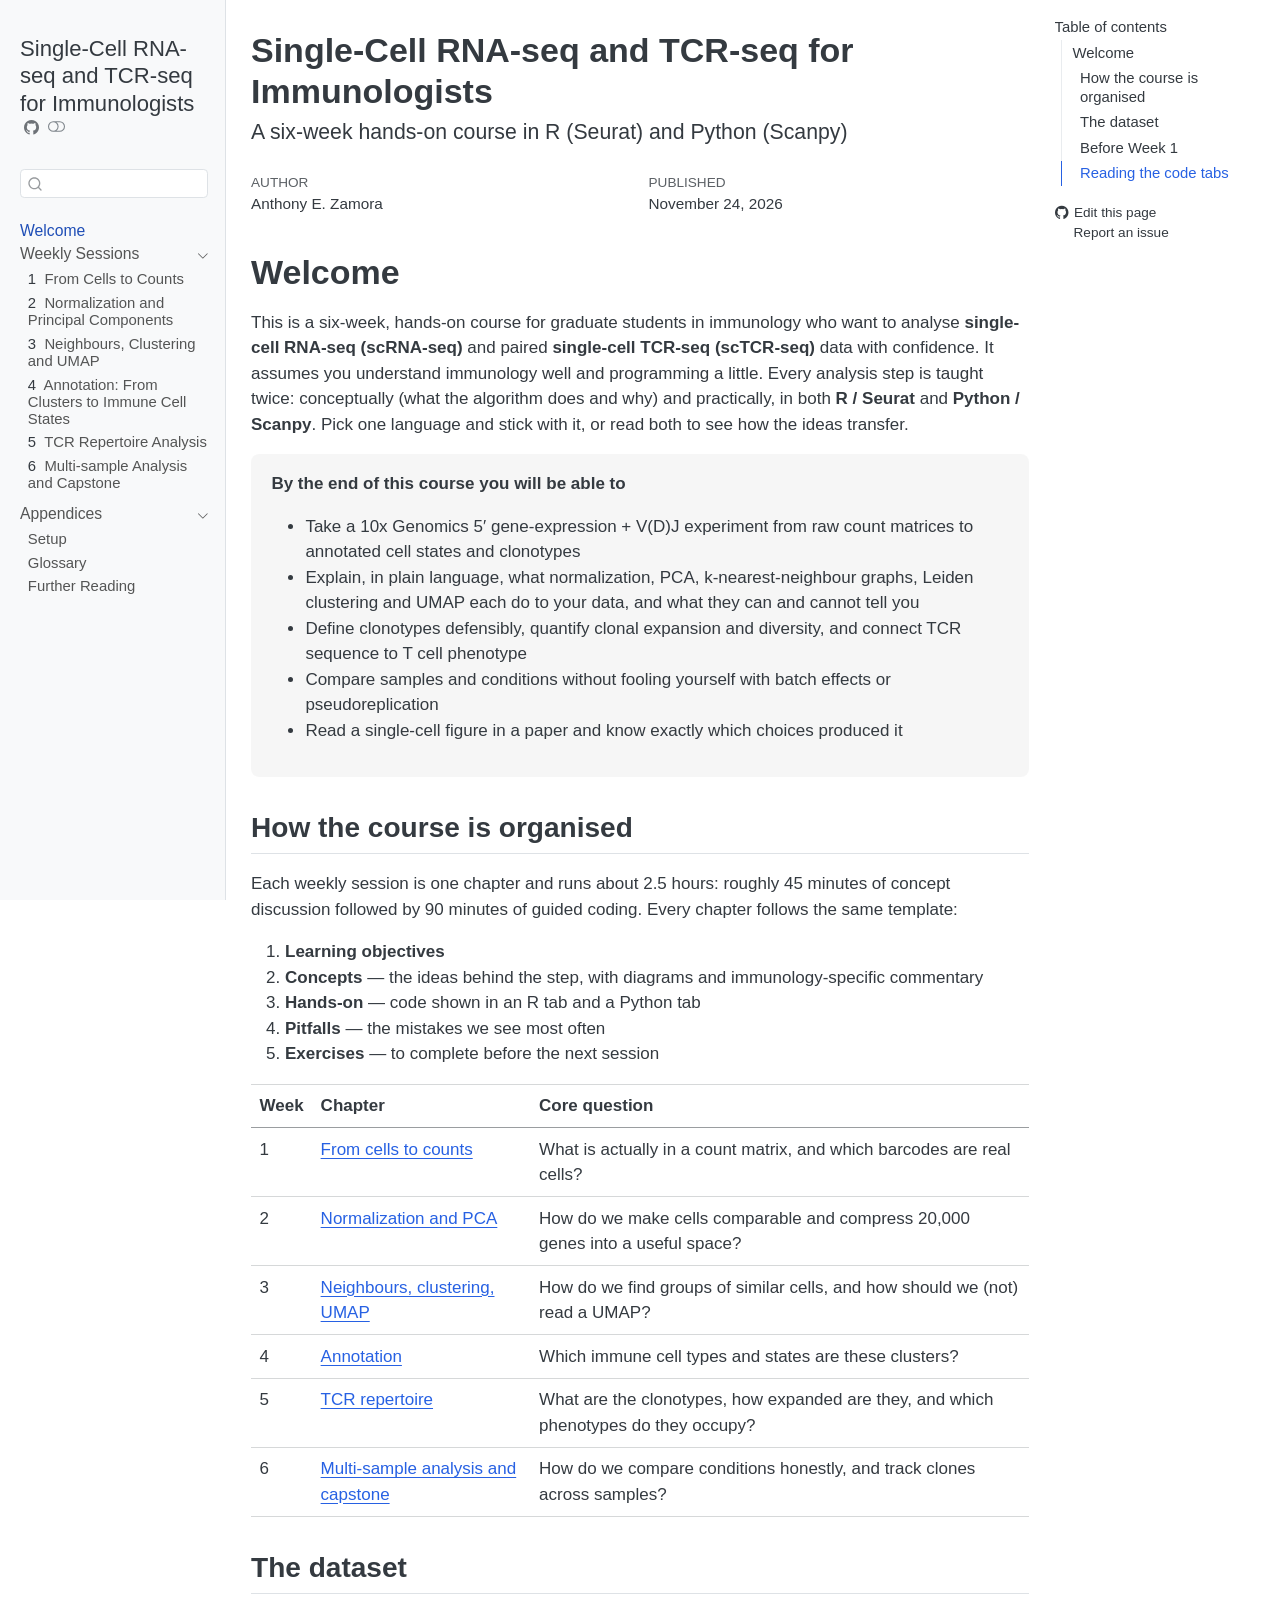
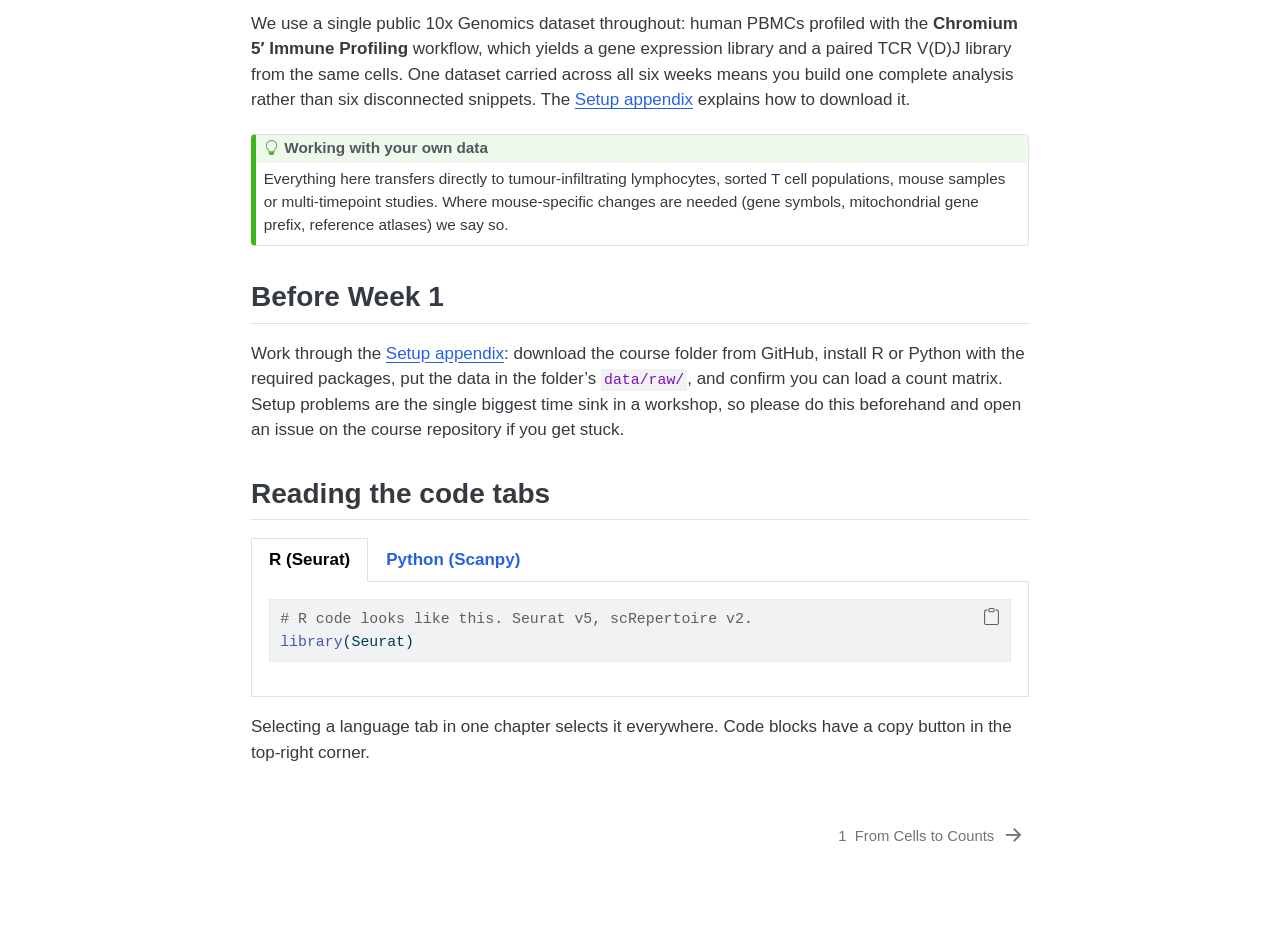
<file: index.html>
<!DOCTYPE html>
<html xmlns="http://www.w3.org/1999/xhtml" lang="en" xml:lang="en"><head>

<meta charset="utf-8">
<meta name="generator" content="quarto-1.11.9">

<meta name="viewport" content="width=device-width, initial-scale=1.0, user-scalable=yes">

<meta name="author" content="Anthony E. Zamora">
<meta name="dcterms.date" content="2026-11-24">

<title>Single-Cell RNA-seq and TCR-seq for Immunologists</title>
<style>
/* Default styles provided by pandoc.
** See https://pandoc.org/MANUAL.html#variables-for-html for config info.
*/
span.smallcaps{font-variant: small-caps;}
div.columns{display: flex; gap: 1.5em;}
div.column{flex: auto;}
@media screen {
div.columns{gap: min(4vw, 1.5em);}
div.column{overflow-x: auto;}
}
div.hanging-indent{margin-left: 1.5em; text-indent: -1.5em;}
ul.task-list{list-style: none;}
ul.task-list li input[type="checkbox"] {
  width: 0.8em;
  margin: 0 0.8em 0.2em -1em; /* quarto-specific, see https://github.com/quarto-dev/quarto-cli/issues/4556 */ 
  vertical-align: middle;
}
/* CSS for syntax highlighting */
html { -webkit-text-size-adjust: 100%; }
pre > code.sourceCode { white-space: pre; position: relative; }
pre > code.sourceCode > span { display: inline-block; line-height: 1.25; }
pre > code.sourceCode > span:empty { height: 1.2em; }
.sourceCode { overflow: visible; }
code.sourceCode > span { color: inherit; text-decoration: inherit; }
div.sourceCode { margin: 1em 0; }
pre.sourceCode { margin: 0; }
@media screen {
div.sourceCode { overflow: auto; }
}
@media print {
pre > code.sourceCode { white-space: pre-wrap; }
pre > code.sourceCode > span { text-indent: -5em; padding-left: 5em; }
}
pre.numberSource code
  { counter-reset: source-line 0; }
pre.numberSource code > span
  { position: relative; left: -4em; counter-increment: source-line; }
pre.numberSource code > span > a:first-child::before
  { content: counter(source-line);
    position: relative; left: -1em; text-align: right; vertical-align: baseline;
    border: none; display: inline-block;
    -webkit-touch-callout: none; -webkit-user-select: none;
    -khtml-user-select: none; -moz-user-select: none;
    -ms-user-select: none; user-select: none;
    padding: 0 4px; width: 4em;
  }
pre.numberSource { margin-left: 3em;  padding-left: 4px; }
div.sourceCode
  {   }
@media screen {
pre > code.sourceCode > span > a:first-child::before { text-decoration: underline; }
}
</style>


<script src="site_libs/quarto-nav/quarto-nav.js"></script>
<script src="site_libs/quarto-nav/headroom.min.js"></script>
<script src="site_libs/clipboard/clipboard.min.js"></script>
<script src="site_libs/quarto-search/autocomplete.umd.js"></script>
<script src="site_libs/quarto-search/fuse.min.js"></script>
<script src="site_libs/quarto-search/quarto-search.js"></script>
<meta name="quarto:offset" content="./">
<link href="./chapters/01-from-cells-to-counts.html" rel="next">
<script src="site_libs/quarto-html/quarto.js" type="module"></script>
<script src="site_libs/quarto-html/tabsets/tabsets.js" type="module"></script>
<script src="site_libs/quarto-html/scrollable-regions/scrollable-regions.js" type="module"></script>
<script src="site_libs/quarto-html/popper.min.js"></script>
<script src="site_libs/quarto-html/tippy.umd.min.js"></script>
<script src="site_libs/quarto-html/anchor.min.js"></script>
<link href="site_libs/quarto-html/tippy.css" rel="stylesheet">
<link href="site_libs/quarto-html/quarto-syntax-highlighting-63b5708e65d6cd79cd7618c58d0c21e7.css" rel="stylesheet" class="quarto-color-scheme" id="quarto-text-highlighting-styles">
<link href="site_libs/quarto-html/quarto-syntax-highlighting-dark-447e42e69aaa9833c0ba1b986f430b20.css" rel="stylesheet" class="quarto-color-scheme quarto-color-alternate" id="quarto-text-highlighting-styles">
<link href="site_libs/quarto-html/quarto-syntax-highlighting-63b5708e65d6cd79cd7618c58d0c21e7.css" rel="stylesheet" class="quarto-color-scheme-extra" id="quarto-text-highlighting-styles">
<script src="site_libs/bootstrap/bootstrap.min.js"></script>
<link href="site_libs/bootstrap/bootstrap-icons.css" rel="stylesheet">
<link href="site_libs/bootstrap/bootstrap-a14ddb716205d37b0cd7ddc1c0d5f8e2.min.css" rel="stylesheet" append-hash="true" class="quarto-color-scheme" id="quarto-bootstrap" data-mode="light">
<link href="site_libs/bootstrap/bootstrap-dark-7f333f7748f914eda9c98d44bee5325d.min.css" rel="stylesheet" append-hash="true" class="quarto-color-scheme quarto-color-alternate" id="quarto-bootstrap" data-mode="dark">
<link href="site_libs/bootstrap/bootstrap-a14ddb716205d37b0cd7ddc1c0d5f8e2.min.css" rel="stylesheet" append-hash="true" class="quarto-color-scheme-extra" id="quarto-bootstrap" data-mode="light">
<script id="quarto-search-options" type="application/json">{
  "location": "sidebar",
  "copy-button": false,
  "collapse-after": 3,
  "panel-placement": "start",
  "type": "textbox",
  "limit": 50,
  "keyboard-shortcut": [
    "f",
    "/",
    "s"
  ],
  "show-item-context": false,
  "language": {
    "search-no-results-text": "No results",
    "search-matching-documents-text": "matching documents",
    "search-copy-link-title": "Copy link to search",
    "search-hide-matches-text": "Hide additional matches",
    "search-more-match-text": "more match in this document",
    "search-more-matches-text": "more matches in this document",
    "search-clear-button-title": "Clear",
    "search-text-placeholder": "",
    "search-detached-cancel-button-title": "Cancel",
    "search-submit-button-title": "Submit",
    "search-label": "Search"
  }
}</script>


</head>

<body class="nav-sidebar docked quarto-light"><a id="quarto-skip-link" class="visually-hidden-focusable" href="#quarto-document-content">Skip to main content</a><script id="quarto-html-before-body" type="application/javascript">
    const toggleBodyColorMode = (bsSheetEl) => {
      const mode = bsSheetEl.getAttribute("data-mode");
      const bodyEl = window.document.querySelector("body");
      if (mode === "dark") {
        bodyEl.classList.add("quarto-dark");
        bodyEl.classList.remove("quarto-light");
      } else {
        bodyEl.classList.add("quarto-light");
        bodyEl.classList.remove("quarto-dark");
      }
    }
    const toggleBodyColorPrimary = () => {
      const bsSheetEl = window.document.querySelector("link#quarto-bootstrap:not([rel=disabled-stylesheet])");
      if (bsSheetEl) {
        toggleBodyColorMode(bsSheetEl);
      }
    }
    const setColorSchemeToggle = (alternate) => {
      const toggles = window.document.querySelectorAll('.quarto-color-scheme-toggle');
      for (let i=0; i < toggles.length; i++) {
        const toggle = toggles[i];
        if (toggle) {
          toggle.setAttribute("aria-checked", alternate ? "true" : "false");
          if (alternate) {
            toggle.classList.add("alternate");
          } else {
            toggle.classList.remove("alternate");
          }
        }
      }
    };
    const toggleColorMode = (alternate) => {
      // Switch the stylesheets
      const primaryStylesheets = window.document.querySelectorAll('link.quarto-color-scheme:not(.quarto-color-alternate)');
      const alternateStylesheets = window.document.querySelectorAll('link.quarto-color-scheme.quarto-color-alternate');
      manageTransitions('#quarto-margin-sidebar .nav-link', false);
      if (alternate) {
        // note: dark is layered on light, we don't disable primary!
        enableStylesheet(alternateStylesheets);
        for (const sheetNode of alternateStylesheets) {
          if (sheetNode.id === "quarto-bootstrap") {
            toggleBodyColorMode(sheetNode);
          }
        }
      } else {
        disableStylesheet(alternateStylesheets);
        enableStylesheet(primaryStylesheets)
        toggleBodyColorPrimary();
      }
      manageTransitions('#quarto-margin-sidebar .nav-link', true);
      // Switch the toggles
      setColorSchemeToggle(alternate)
    }
    // Hack to workaround the fact that safari doesn't
    // properly recolor the scrollbar when toggling (#1455).
    // Not run on load: stylesheets are set before first paint there, and
    // scrolling would undo the scroll to a URL fragment (#14973).
    // The one pixel nudge keeps the reader where they were.
    const refreshSafariScrollbar = () => {
      if (navigator.userAgent.indexOf('Safari') > 0 && navigator.userAgent.indexOf('Chrome') == -1) {
        manageTransitions("body", false);
        const scrollY = window.scrollY;
        window.scrollTo(0, scrollY > 0 ? scrollY - 1 : 1);
        setTimeout(() => {
          window.scrollTo(0, scrollY);
          manageTransitions("body", true);
        }, 40);
      }
    }
    const disableStylesheet = (stylesheets) => {
      for (let i=0; i < stylesheets.length; i++) {
        const stylesheet = stylesheets[i];
        stylesheet.rel = 'disabled-stylesheet';
      }
    }
    const enableStylesheet = (stylesheets) => {
      for (let i=0; i < stylesheets.length; i++) {
        const stylesheet = stylesheets[i];
        if(stylesheet.rel !== 'stylesheet') { // for Chrome, which will still FOUC without this check
          stylesheet.rel = 'stylesheet';
        }
      }
    }
    const manageTransitions = (selector, allowTransitions) => {
      const els = window.document.querySelectorAll(selector);
      for (let i=0; i < els.length; i++) {
        const el = els[i];
        if (allowTransitions) {
          el.classList.remove('notransition');
        } else {
          el.classList.add('notransition');
        }
      }
    }
    const isFileUrl = () => {
      return window.location.protocol === 'file:';
    }
    const hasAlternateSentinel = () => {
      let styleSentinel = getColorSchemeSentinel();
      if (styleSentinel !== null) {
        return styleSentinel === "alternate";
      } else {
        return false;
      }
    }
    const setStyleSentinel = (alternate) => {
      const value = alternate ? "alternate" : "default";
      if (!isFileUrl()) {
        window.localStorage.setItem("quarto-color-scheme", value);
      } else {
        localAlternateSentinel = value;
      }
    }
    const getColorSchemeSentinel = () => {
      if (!isFileUrl()) {
        const storageValue = window.localStorage.getItem("quarto-color-scheme");
        return storageValue != null ? storageValue : localAlternateSentinel;
      } else {
        return localAlternateSentinel;
      }
    }
    const toggleGiscusIfUsed = (isAlternate, darkModeDefault) => {
      const baseTheme = document.querySelector('#giscus-base-theme')?.value ?? 'light';
      const alternateTheme = document.querySelector('#giscus-alt-theme')?.value ?? 'dark';
      let newTheme = '';
      if(authorPrefersDark) {
        newTheme = isAlternate ? baseTheme : alternateTheme;
      } else {
        newTheme = isAlternate ? alternateTheme : baseTheme;
      }
      const changeGiscusTheme = () => {
        // From: https://github.com/giscus/giscus/issues/336
        const sendMessage = (message) => {
          const iframe = document.querySelector('iframe.giscus-frame');
          if (!iframe) return;
          iframe.contentWindow.postMessage({ giscus: message }, 'https://giscus.app');
        }
        sendMessage({
          setConfig: {
            theme: newTheme
          }
        });
      }
      const isGiscussLoaded = window.document.querySelector('iframe.giscus-frame') !== null;
      if (isGiscussLoaded) {
        changeGiscusTheme();
      }
    };
    const authorPrefersDark = false;
    const darkModeDefault = authorPrefersDark;
      document.querySelector('link#quarto-text-highlighting-styles.quarto-color-scheme-extra').rel = 'disabled-stylesheet';
      document.querySelector('link#quarto-bootstrap.quarto-color-scheme-extra').rel = 'disabled-stylesheet';
    let localAlternateSentinel = darkModeDefault ? 'alternate' : 'default';
    // Dark / light mode switch
    window.quartoToggleColorScheme = () => {
      // Read the current dark / light value
      let toAlternate = !hasAlternateSentinel();
      toggleColorMode(toAlternate);
      refreshSafariScrollbar();
      setStyleSentinel(toAlternate);
      toggleGiscusIfUsed(toAlternate, darkModeDefault);
      window.dispatchEvent(new Event('resize'));
    };
    // Switch to dark mode if need be
    if (hasAlternateSentinel()) {
      toggleColorMode(true);
    } else {
      toggleColorMode(false);
    }
  </script>

<div id="quarto-search-results"></div>
  <header id="quarto-header" class="headroom fixed-top">
  <nav class="quarto-secondary-nav" aria-label="Toolbar">
    <div class="container-fluid d-flex">
      <button type="button" class="quarto-btn-toggle btn" data-bs-toggle="collapse" role="button" data-bs-target=".quarto-sidebar-collapse-item" aria-controls="quarto-sidebar" aria-expanded="false" aria-label="Toggle sidebar navigation" onclick="if (window.quartoToggleHeadroom) { window.quartoToggleHeadroom(); }">
        <i class="bi bi-layout-text-sidebar-reverse"></i>
      </button>
        <nav class="quarto-page-breadcrumbs" aria-label="Breadcrumbs"><ol class="breadcrumb"><li class="breadcrumb-item"><a href="./index.html">Welcome</a></li></ol></nav>
        <a class="flex-grow-1" data-bs-toggle="collapse" data-bs-target=".quarto-sidebar-collapse-item" onclick="if (window.quartoToggleHeadroom) { window.quartoToggleHeadroom(); }">      
        </a>
      <button type="button" class="btn quarto-search-button" aria-label="Search" onclick="window.quartoOpenSearch();">
        <i class="bi bi-search"></i>
      </button>
    </div>
  </nav>
</header>
<!-- content -->
<div id="quarto-content" class="quarto-container page-columns page-rows-contents page-layout-article">
<!-- sidebar -->
  <nav id="quarto-sidebar" class="sidebar collapse collapse-horizontal quarto-sidebar-collapse-item sidebar-navigation docked overflow-auto" aria-label="Site">
    <div class="pt-lg-2 mt-2 text-left sidebar-header">
    <div class="sidebar-title mb-0 py-0">
      <a href="./">Single-Cell RNA-seq and TCR-seq for Immunologists</a> 
        <div class="sidebar-tools-main">
    <a href="https://github.com/aezamora14/scRNA-immunology-course" title="Source Code" class="quarto-navigation-tool px-1" aria-label="Source Code"><i class="bi bi-github"></i></a>
  <button type="button" role="switch" aria-checked="false" class="quarto-color-scheme-toggle quarto-navigation-tool  px-1" onclick="window.quartoToggleColorScheme(); return false;" title="Toggle dark mode" aria-label="Toggle dark mode"><i class="bi"></i></button>
</div>
    </div>
      </div>
        <div class="mt-2 flex-shrink-0 align-items-center">
        <div class="sidebar-search">
        <div id="quarto-search" class="" title="Search"></div>
        </div>
        </div>
    <div class="sidebar-menu-container"> 
    <ul class="list-unstyled mt-1">
        <li class="sidebar-item">
  <div class="sidebar-item-container"> 
  <a href="./index.html" class="sidebar-item-text sidebar-link active">
 <span class="menu-text">Welcome</span></a>
  </div>
</li>
        <li class="sidebar-item sidebar-item-section">
      <div class="sidebar-item-container"> 
            <button type="button" class="sidebar-item-text sidebar-item-toggle sidebar-link text-start" data-bs-toggle="collapse" data-bs-target="#quarto-sidebar-section-1" aria-controls="quarto-sidebar-section-1" aria-expanded="true">
 <span class="menu-text" id="quarto-sidebar-section-1-label">Weekly Sessions</span><i class="bi bi-chevron-right" aria-hidden="true"></i></button>
      </div>
      <ul id="quarto-sidebar-section-1" aria-labelledby="quarto-sidebar-section-1-label" class="collapse list-unstyled sidebar-section depth1 show">  
          <li class="sidebar-item">
  <div class="sidebar-item-container"> 
  <a href="./chapters/01-from-cells-to-counts.html" class="sidebar-item-text sidebar-link">
 <span class="menu-text"><span class="chapter-number">1</span>&nbsp; <span class="chapter-title">From Cells to Counts</span></span></a>
  </div>
</li>
          <li class="sidebar-item">
  <div class="sidebar-item-container"> 
  <a href="./chapters/02-normalization-and-pca.html" class="sidebar-item-text sidebar-link">
 <span class="menu-text"><span class="chapter-number">2</span>&nbsp; <span class="chapter-title">Normalization and Principal Components</span></span></a>
  </div>
</li>
          <li class="sidebar-item">
  <div class="sidebar-item-container"> 
  <a href="./chapters/03-neighbors-clustering-umap.html" class="sidebar-item-text sidebar-link">
 <span class="menu-text"><span class="chapter-number">3</span>&nbsp; <span class="chapter-title">Neighbours, Clustering and UMAP</span></span></a>
  </div>
</li>
          <li class="sidebar-item">
  <div class="sidebar-item-container"> 
  <a href="./chapters/04-annotation.html" class="sidebar-item-text sidebar-link">
 <span class="menu-text"><span class="chapter-number">4</span>&nbsp; <span class="chapter-title">Annotation: From Clusters to Immune Cell States</span></span></a>
  </div>
</li>
          <li class="sidebar-item">
  <div class="sidebar-item-container"> 
  <a href="./chapters/05-tcr-repertoire.html" class="sidebar-item-text sidebar-link">
 <span class="menu-text"><span class="chapter-number">5</span>&nbsp; <span class="chapter-title">TCR Repertoire Analysis</span></span></a>
  </div>
</li>
          <li class="sidebar-item">
  <div class="sidebar-item-container"> 
  <a href="./chapters/06-multisample-and-capstone.html" class="sidebar-item-text sidebar-link">
 <span class="menu-text"><span class="chapter-number">6</span>&nbsp; <span class="chapter-title">Multi-sample Analysis and Capstone</span></span></a>
  </div>
</li>
      </ul>
  </li>
        <li class="sidebar-item sidebar-item-section">
      <div class="sidebar-item-container"> 
            <button type="button" class="sidebar-item-text sidebar-item-toggle sidebar-link text-start" data-bs-toggle="collapse" data-bs-target="#quarto-sidebar-section-2" aria-controls="quarto-sidebar-section-2" aria-expanded="true">
 <span class="menu-text" id="quarto-sidebar-section-2-label">Appendices</span><i class="bi bi-chevron-right" aria-hidden="true"></i></button>
      </div>
      <ul id="quarto-sidebar-section-2" aria-labelledby="quarto-sidebar-section-2-label" class="collapse list-unstyled sidebar-section depth1 show">  
          <li class="sidebar-item">
  <div class="sidebar-item-container"> 
  <a href="./appendix/setup.html" class="sidebar-item-text sidebar-link">
 <span class="menu-text">Setup</span></a>
  </div>
</li>
          <li class="sidebar-item">
  <div class="sidebar-item-container"> 
  <a href="./appendix/glossary.html" class="sidebar-item-text sidebar-link">
 <span class="menu-text">Glossary</span></a>
  </div>
</li>
          <li class="sidebar-item">
  <div class="sidebar-item-container"> 
  <a href="./appendix/further-reading.html" class="sidebar-item-text sidebar-link">
 <span class="menu-text">Further Reading</span></a>
  </div>
</li>
      </ul>
  </li>
    </ul>
    </div>
</nav>
<div id="quarto-sidebar-glass" class="quarto-sidebar-collapse-item" data-bs-toggle="collapse" data-bs-target=".quarto-sidebar-collapse-item"></div>
<!-- margin-sidebar -->
    <div id="quarto-margin-sidebar" class="sidebar margin-sidebar">
        <nav id="TOC" role="doc-toc" aria-labelledby="toc-title" class="toc-active">
    <h2 id="toc-title">Table of contents</h2>
   
  <ul>
  <li><a href="#welcome" id="toc-welcome" class="nav-link active" data-scroll-target="#welcome">Welcome</a>
  <ul class="collapse">
  <li><a href="#how-the-course-is-organised" id="toc-how-the-course-is-organised" class="nav-link" data-scroll-target="#how-the-course-is-organised">How the course is organised</a></li>
  <li><a href="#the-dataset" id="toc-the-dataset" class="nav-link" data-scroll-target="#the-dataset">The dataset</a></li>
  <li><a href="#before-week-1" id="toc-before-week-1" class="nav-link" data-scroll-target="#before-week-1">Before Week 1</a></li>
  <li><a href="#reading-the-code-tabs" id="toc-reading-the-code-tabs" class="nav-link" data-scroll-target="#reading-the-code-tabs">Reading the code tabs</a></li>
  </ul></li>
  </ul>
<div class="toc-actions"><ul><li><a href="https://github.com/aezamora14/scRNA-immunology-course/edit/main/index.qmd" class="toc-action"><i class="bi bi-github"></i>Edit this page</a></li><li><a href="https://github.com/aezamora14/scRNA-immunology-course/issues/new" class="toc-action"><i class="bi empty"></i>Report an issue</a></li></ul></div></nav>
    </div>
<!-- main -->
<main class="content" id="quarto-document-content" tabindex="-1">


<header id="title-block-header" class="quarto-title-block default">
<div class="quarto-title">
<h1 class="title">Single-Cell RNA-seq and TCR-seq for Immunologists</h1>
<p class="subtitle lead">A six-week hands-on course in R (Seurat) and Python (Scanpy)</p>
</div>



<div class="quarto-title-meta">

    <div>
    <div class="quarto-title-meta-heading">Author</div>
    <div class="quarto-title-meta-contents">
             <p>Anthony E. Zamora </p>
          </div>
  </div>
    
    <div>
    <div class="quarto-title-meta-heading">Published</div>
    <div class="quarto-title-meta-contents">
      <p class="date">November 24, 2026</p>
    </div>
  </div>
  
    
  </div>
  


</header>


<section id="welcome" class="level1 unnumbered">
<h1 class="unnumbered">Welcome</h1>
<p>This is a six-week, hands-on course for graduate students in immunology who want to analyse <strong>single-cell RNA-seq (scRNA-seq)</strong> and paired <strong>single-cell TCR-seq (scTCR-seq)</strong> data with confidence. It assumes you understand immunology well and programming a little. Every analysis step is taught twice: conceptually (what the algorithm does and why) and practically, in both <strong>R / Seurat</strong> and <strong>Python / Scanpy</strong>. Pick one language and stick with it, or read both to see how the ideas transfer.</p>
<div class="objectives">
<p><strong>By the end of this course you will be able to</strong></p>
<ul>
<li>Take a 10x Genomics 5′ gene-expression + V(D)J experiment from raw count matrices to annotated cell states and clonotypes</li>
<li>Explain, in plain language, what normalization, PCA, k-nearest-neighbour graphs, Leiden clustering and UMAP each do to your data, and what they can and cannot tell you</li>
<li>Define clonotypes defensibly, quantify clonal expansion and diversity, and connect TCR sequence to T cell phenotype</li>
<li>Compare samples and conditions without fooling yourself with batch effects or pseudoreplication</li>
<li>Read a single-cell figure in a paper and know exactly which choices produced it</li>
</ul>
</div>
<section id="how-the-course-is-organised" class="level2">
<h2 class="anchored" data-anchor-id="how-the-course-is-organised">How the course is organised</h2>
<p>Each weekly session is one chapter and runs about 2.5 hours: roughly 45 minutes of concept discussion followed by 90 minutes of guided coding. Every chapter follows the same template:</p>
<ol type="1">
<li><strong>Learning objectives</strong></li>
<li><strong>Concepts</strong> — the ideas behind the step, with diagrams and immunology-specific commentary</li>
<li><strong>Hands-on</strong> — code shown in an R tab and a Python tab</li>
<li><strong>Pitfalls</strong> — the mistakes we see most often</li>
<li><strong>Exercises</strong> — to complete before the next session</li>
</ol>
<table class="caption-top table">
<thead>
<tr class="header">
<th>Week</th>
<th>Chapter</th>
<th>Core question</th>
</tr>
</thead>
<tbody>
<tr class="odd">
<td>1</td>
<td><a href="./chapters/01-from-cells-to-counts.html">From cells to counts</a></td>
<td>What is actually in a count matrix, and which barcodes are real cells?</td>
</tr>
<tr class="even">
<td>2</td>
<td><a href="./chapters/02-normalization-and-pca.html">Normalization and PCA</a></td>
<td>How do we make cells comparable and compress 20,000 genes into a useful space?</td>
</tr>
<tr class="odd">
<td>3</td>
<td><a href="./chapters/03-neighbors-clustering-umap.html">Neighbours, clustering, UMAP</a></td>
<td>How do we find groups of similar cells, and how should we (not) read a UMAP?</td>
</tr>
<tr class="even">
<td>4</td>
<td><a href="./chapters/04-annotation.html">Annotation</a></td>
<td>Which immune cell types and states are these clusters?</td>
</tr>
<tr class="odd">
<td>5</td>
<td><a href="./chapters/05-tcr-repertoire.html">TCR repertoire</a></td>
<td>What are the clonotypes, how expanded are they, and which phenotypes do they occupy?</td>
</tr>
<tr class="even">
<td>6</td>
<td><a href="./chapters/06-multisample-and-capstone.html">Multi-sample analysis and capstone</a></td>
<td>How do we compare conditions honestly, and track clones across samples?</td>
</tr>
</tbody>
</table>
</section>
<section id="the-dataset" class="level2">
<h2 class="anchored" data-anchor-id="the-dataset">The dataset</h2>
<p>We use a single public 10x Genomics dataset throughout: human PBMCs profiled with the <strong>Chromium 5′ Immune Profiling</strong> workflow, which yields a gene expression library and a paired TCR V(D)J library from the same cells. One dataset carried across all six weeks means you build one complete analysis rather than six disconnected snippets. The <a href="./appendix/setup.html">Setup appendix</a> explains how to download it.</p>
<div class="callout callout-style-default callout-tip callout-titled">
<div class="callout-header d-flex align-content-center">
<div class="callout-icon-container">
<i class="callout-icon"></i>
</div>
<div class="callout-title-container flex-fill">
<span class="screen-reader-only">Tip</span>Working with your own data
</div>
</div>
<div class="callout-body-container callout-body">
<p>Everything here transfers directly to tumour-infiltrating lymphocytes, sorted T cell populations, mouse samples or multi-timepoint studies. Where mouse-specific changes are needed (gene symbols, mitochondrial gene prefix, reference atlases) we say so.</p>
</div>
</div>
</section>
<section id="before-week-1" class="level2">
<h2 class="anchored" data-anchor-id="before-week-1">Before Week 1</h2>
<p>Work through the <a href="./appendix/setup.html">Setup appendix</a>: download the course folder from GitHub, install R or Python with the required packages, put the data in the folder’s <code>data/raw/</code>, and confirm you can load a count matrix. Setup problems are the single biggest time sink in a workshop, so please do this beforehand and open an issue on the course repository if you get stuck.</p>
</section>
<section id="reading-the-code-tabs" class="level2">
<h2 class="anchored" data-anchor-id="reading-the-code-tabs">Reading the code tabs</h2>
<div class="tabset-margin-container"></div><div class="panel-tabset" data-group="language">
<ul class="nav nav-tabs" role="tablist"><li class="nav-item" role="presentation"><a class="nav-link active" id="tabset-1-1-tab" data-bs-toggle="tab" data-bs-target="#tabset-1-1" role="tab" aria-controls="tabset-1-1" aria-selected="true" href="">R (Seurat)</a></li><li class="nav-item" role="presentation"><a class="nav-link" id="tabset-1-2-tab" data-bs-toggle="tab" data-bs-target="#tabset-1-2" role="tab" aria-controls="tabset-1-2" aria-selected="false" href="">Python (Scanpy)</a></li></ul>
<div class="tab-content" data-group="language">
<div id="tabset-1-1" class="tab-pane active" role="tabpanel" aria-labelledby="tabset-1-1-tab">
<div class="code-copy-outer-scaffold"><div class="sourceCode" id="cb1"><pre class="sourceCode r code-with-copy"><code class="sourceCode r"><span id="cb1-1"><a href="#cb1-1" aria-hidden="true" tabindex="-1"></a><span class="co"># R code looks like this. Seurat v5, scRepertoire v2.</span></span>
<span id="cb1-2"><a href="#cb1-2" aria-hidden="true" tabindex="-1"></a><span class="fu">library</span>(Seurat)</span></code></pre></div><button title="Copy to Clipboard" class="code-copy-button"><i class="bi"></i></button></div>
</div>
<div id="tabset-1-2" class="tab-pane" role="tabpanel" aria-labelledby="tabset-1-2-tab">
<div class="code-copy-outer-scaffold"><div class="sourceCode" id="cb2"><pre class="sourceCode python code-with-copy"><code class="sourceCode python"><span id="cb2-1"><a href="#cb2-1" aria-hidden="true" tabindex="-1"></a><span class="co"># Python code looks like this. Scanpy &gt;= 1.10, scirpy &gt;= 0.17.</span></span>
<span id="cb2-2"><a href="#cb2-2" aria-hidden="true" tabindex="-1"></a><span class="im">import</span> scanpy <span class="im">as</span> sc</span></code></pre></div><button title="Copy to Clipboard" class="code-copy-button"><i class="bi"></i></button></div>
</div>
</div>
</div>
<p>Selecting a language tab in one chapter selects it everywhere. Code blocks have a copy button in the top-right corner.</p>


</section>
</section>

</main> <!-- /main -->
<script id="quarto-html-after-body" type="application/javascript">
  window.document.addEventListener("DOMContentLoaded", function (event) {
    // Ensure there is a toggle, if there isn't float one in the top right
    if (window.document.querySelector('.quarto-color-scheme-toggle') === null) {
      const toggle = window.document.createElement('button');
      toggle.type = "button";
      toggle.setAttribute("role", "switch");
      toggle.setAttribute("aria-checked", "false");
      toggle.classList.add('top-right');
      toggle.classList.add('quarto-color-scheme-toggle');
      toggle.setAttribute("aria-label", "Toggle dark mode");
      toggle.onclick = function() { try { window.quartoToggleColorScheme(); } catch {} return false; };
      const i = window.document.createElement("i");
      i.classList.add('bi');
      toggle.appendChild(i);
      // Put the toggle in a landmark of its own, so that landmark navigation
      // can reach it.
      //
      // The container is always a fresh direct child of body, and the toggle is
      // never moved into page furniture that the theme or the author controls.
      // The toggle is positioned against the page, so any ancestor that
      // establishes a containing block captures it: a positioned element or a
      // grid for position: absolute, and transform, filter, will-change or
      // contain for position: fixed. A direct child of body has none of these
      // to inherit, and the shift when one appears is silent and visual.
      //
      // ARIA says a document should have at most one banner, and axe reports a
      // duplicate whether or not the banners carry distinct labels. So use a
      // header when the page has no banner yet, and a named region otherwise.
      //
      // A header is a banner wherever it sits, unless it is inside sectioning
      // content, so this cannot just look at the children of body: a custom
      // page layout wraps the title block header in a plain div. An explicit
      // role="banner" always counts.
      const sectioning = 'article, aside, main, nav, section, [role="article"], [role="complementary"], [role="main"], [role="navigation"], [role="region"]';
      const hasBanner = Array.from(
        window.document.querySelectorAll('header:not([role]), [role="banner"]')
      ).some(function(el) {
        return el.hasAttribute("role") || el.closest(sectioning) === null;
      });
      const container = window.document.createElement(hasBanner ? "div" : "header");
      if (hasBanner) {
        container.setAttribute("role", "region");
        container.setAttribute("aria-label", "Toggle dark mode");
      }
      container.classList.add('quarto-color-scheme-toggle-container');
      container.appendChild(toggle);
      window.document.body.appendChild(container);
    }
    setColorSchemeToggle(hasAlternateSentinel())
    const icon = "";
    const anchorJS = new window.AnchorJS();
    anchorJS.options = {
      placement: 'right',
      icon: icon
    };
    anchorJS.add('.anchored');
    const isCodeAnnotation = (el) => {
      for (const clz of el.classList) {
        if (clz.startsWith('code-annotation-')) {                     
          return true;
        }
      }
      return false;
    }
    const onCopySuccess = function(e) {
      // button target
      const button = e.trigger;
      // don't keep focus
      button.blur();
      // flash "checked"
      button.classList.add('code-copy-button-checked');
      var currentTitle = button.getAttribute("title");
      button.setAttribute("title", "Copied!");
      let tooltip;
      if (window.bootstrap) {
        button.setAttribute("data-bs-toggle", "tooltip");
        button.setAttribute("data-bs-placement", "left");
        button.setAttribute("data-bs-title", "Copied!");
        tooltip = new bootstrap.Tooltip(button, 
          { trigger: "manual", 
            customClass: "code-copy-button-tooltip",
            offset: [0, -8]});
        tooltip.show();    
      }
      setTimeout(function() {
        if (tooltip) {
          tooltip.hide();
          button.removeAttribute("data-bs-title");
          button.removeAttribute("data-bs-toggle");
          button.removeAttribute("data-bs-placement");
        }
        button.setAttribute("title", currentTitle);
        button.classList.remove('code-copy-button-checked');
      }, 1000);
      // clear code selection
      e.clearSelection();
    }
    const getTextToCopy = function(trigger) {
      const outerScaffold = trigger.parentElement.cloneNode(true);
      const codeEl = outerScaffold.querySelector('code');
      for (const childEl of codeEl.children) {
        if (isCodeAnnotation(childEl)) {
          childEl.remove();
        }
      }
      return codeEl.innerText;
    }
    const clipboard = new window.ClipboardJS('.code-copy-button:not([data-in-quarto-modal])', {
      text: getTextToCopy
    });
    clipboard.on('success', onCopySuccess);
    if (window.document.getElementById('quarto-embedded-source-code-modal')) {
      const clipboardModal = new window.ClipboardJS('.code-copy-button[data-in-quarto-modal]', {
        text: getTextToCopy,
        container: window.document.getElementById('quarto-embedded-source-code-modal')
      });
      clipboardModal.on('success', onCopySuccess);
    }
      var localhostRegex = new RegExp(/^(?:http|https):\/\/localhost\:?[0-9]*\//);
      var mailtoRegex = new RegExp(/^mailto:/);
        var filterRegex = new RegExp('/' + window.location.host + '/');
      const newWindowLabel = "(opens in a new tab)";
      const newWindowNoteId = "quarto-ext-newwindow-label";
      // Links reference one hidden label through aria-describedby, so the
      // announcement never changes their accessible name.
      var describeNewWindow = (link) => {
        if (!window.document.getElementById(newWindowNoteId)) {
          var newWindowNote = window.document.createElement("span");
          newWindowNote.id = newWindowNoteId;
          newWindowNote.hidden = true;
          newWindowNote.textContent = newWindowLabel;
          window.document.body.appendChild(newWindowNote);
        }
        var describedBy = (link.getAttribute("aria-describedby") || "").split(/\s+/).filter(Boolean);
        if (!describedBy.includes(newWindowNoteId)) {
          describedBy.push(newWindowNoteId);
          link.setAttribute("aria-describedby", describedBy.join(" "));
        }
      }
      var isInternal = (href) => {
          return filterRegex.test(href) || localhostRegex.test(href) || mailtoRegex.test(href);
      }
      // Inspect non-navigation links and adorn them if external
      window.quartoDecorateExternalLinks = function (root) {
     var links = (root || window.document).querySelectorAll('a[href]:not(.nav-link):not(.navbar-brand):not(.toc-action):not(.sidebar-link):not(.sidebar-item-toggle):not(.pagination-link):not(.no-external):not([aria-hidden]):not(.dropdown-item):not(.quarto-navigation-tool):not(.about-link)');
      for (var i=0; i<links.length; i++) {
        const link = links[i];
        if (!isInternal(link.href)) {
          // undo the damage that might have been done by quarto-nav.js in the case of
          // links that we want to consider external
          if (link.dataset.originalHref !== undefined) {
            link.href = link.dataset.originalHref;
          }
            // target, if specified
            link.setAttribute("target", "_blank");
            if (link.getAttribute("rel") === null) {
              link.setAttribute("rel", "noopener");
            }
            describeNewWindow(link);
          if (!link.classList.contains('no-external-icon')) {
          }
        }
      }
      };
      window.quartoDecorateExternalLinks(window.document);
    // Esc closes the popup (WCAG 1.4.13) and focus leaving both trigger and
    // popup closes it (WCAG 2.4.11); tippy handles neither for interactive popups.
    const hideOnEscAndFocusOut = {
      name: 'hideOnEscAndFocusOut',
      defaultValue: true,
      fn(instance) {
        const dismiss = () => {
          // A show scheduled by the trigger delay would otherwise reopen it
          instance.clearDelayTimeouts();
          instance.hide();
        };
        const onKeyDown = (event) => {
          if (event.key !== 'Escape') {
            return;
          }
          // Keep Esc from also reaching page handlers (e.g. reveal.js overview),
          // except an open reveal.js slide menu, which Esc should close too.
          // The menu handles keys only when its keyboard option is on.
          const menuHandlesEsc = window.Reveal?.getPlugin?.('menu')?.isOpen() &&
            window.Reveal.getConfig().menu?.keyboard !== false;
          if (!menuHandlesEsc) {
            event.stopPropagation();
          }
          if (instance.popper.contains(window.document.activeElement)) {
            // Disabled while refocusing so the focus trigger does not reopen it
            instance.disable();
            instance.reference.focus();
            instance.enable();
          }
          dismiss();
        };
        const onFocusOut = (event) => {
          const target = event.relatedTarget;
          if (target && !instance.reference.contains(target) &&
              !instance.popper.contains(target)) {
            dismiss();
          }
        };
        // On the trigger too: a click trigger (code-annotations: select) has no
        // blur handling. Attached for the instance's lifetime so leaving the
        // trigger also cancels a show still pending on the trigger delay.
        instance.reference.addEventListener('focusout', onFocusOut);
        return {
          onShow() {
            window.document.addEventListener('keydown', onKeyDown, true);
            instance.popper.addEventListener('focusout', onFocusOut);
          },
          onHide() {
            window.document.removeEventListener('keydown', onKeyDown, true);
            instance.popper.removeEventListener('focusout', onFocusOut);
          },
          onDestroy() {
            instance.reference.removeEventListener('focusout', onFocusOut);
          },
        };
      },
    };
    function tippyHover(el, contentFn, onTriggerFn, onUntriggerFn) {
      const config = {
        allowHTML: true,
        maxWidth: 500,
        delay: 100,
        arrow: false,
        appendTo: function(el) {
            return el.parentElement;
        },
        interactive: true,
        interactiveBorder: 10,
        theme: 'quarto',
        placement: 'bottom-start',
        plugins: [hideOnEscAndFocusOut],
      };
      if (contentFn) {
        config.content = contentFn;
      }
      if (onTriggerFn) {
        config.onTrigger = onTriggerFn;
      }
      if (onUntriggerFn) {
        config.onUntrigger = onUntriggerFn;
      }
      window.tippy(el, config); 
    }
    const noterefs = window.document.querySelectorAll('a[role="doc-noteref"]');
    for (var i=0; i<noterefs.length; i++) {
      const ref = noterefs[i];
      tippyHover(ref, function() {
        // use id or data attribute instead here
        let href = ref.getAttribute('data-footnote-href') || ref.getAttribute('href');
        try { href = new URL(href).hash; } catch {}
        const id = href.replace(/^#\/?/, "");
        const note = window.document.getElementById(id);
        if (note) {
          return note.innerHTML;
        } else {
          return "";
        }
      });
    }
    const xrefs = window.document.querySelectorAll('a.quarto-xref');
    const processXRef = (id, note) => {
      // Strip column container classes
      const stripColumnClz = (el) => {
        el.classList.remove("page-full", "page-columns");
        if (el.children) {
          for (const child of el.children) {
            stripColumnClz(child);
          }
        }
      }
      stripColumnClz(note)
      if (id === null || id.startsWith('sec-')) {
        // Special case sections, only their first couple elements
        const container = document.createElement("div");
        if (note.children && note.children.length > 2) {
          container.appendChild(note.children[0].cloneNode(true));
          for (let i = 1; i < note.children.length; i++) {
            const child = note.children[i];
            if (child.tagName === "P" && child.innerText === "") {
              continue;
            } else {
              container.appendChild(child.cloneNode(true));
              break;
            }
          }
          if (window.Quarto?.typesetMath) {
            window.Quarto.typesetMath(container);
          }
          return container.innerHTML
        } else {
          if (window.Quarto?.typesetMath) {
            window.Quarto.typesetMath(note);
          }
          return note.innerHTML;
        }
      } else {
        // Remove any anchor links if they are present
        const anchorLink = note.querySelector('a.anchorjs-link');
        if (anchorLink) {
          anchorLink.remove();
        }
        if (window.Quarto?.typesetMath) {
          window.Quarto.typesetMath(note);
        }
        if (note.classList.contains("callout")) {
          return note.outerHTML;
        } else {
          return note.innerHTML;
        }
      }
    }
    for (var i=0; i<xrefs.length; i++) {
      const xref = xrefs[i];
      tippyHover(xref, undefined, function(instance) {
        instance.disable();
        let url = xref.getAttribute('href');
        let hash = undefined; 
        if (url.startsWith('#')) {
          hash = url;
        } else {
          try { hash = new URL(url).hash; } catch {}
        }
        if (hash) {
          const id = hash.replace(/^#\/?/, "");
          const note = window.document.getElementById(id);
          if (note !== null) {
            try {
              const html = processXRef(id, note.cloneNode(true));
              instance.setContent(html);
            } finally {
              instance.enable();
              instance.show();
            }
          } else {
            // See if we can fetch this
            fetch(url.split('#')[0])
            .then(res => res.text())
            .then(html => {
              const parser = new DOMParser();
              const htmlDoc = parser.parseFromString(html, "text/html");
              const note = htmlDoc.getElementById(id);
              if (note !== null) {
                const html = processXRef(id, note);
                instance.setContent(html);
              } 
            }).finally(() => {
              instance.enable();
              instance.show();
            });
          }
        } else {
          // See if we can fetch a full url (with no hash to target)
          // This is a special case and we should probably do some content thinning / targeting
          fetch(url)
          .then(res => res.text())
          .then(html => {
            const parser = new DOMParser();
            const htmlDoc = parser.parseFromString(html, "text/html");
            const note = htmlDoc.querySelector('main.content');
            if (note !== null) {
              // This should only happen for chapter cross references
              // (since there is no id in the URL)
              // remove the first header
              if (note.children.length > 0 && note.children[0].tagName === "HEADER") {
                note.children[0].remove();
              }
              const html = processXRef(null, note);
              instance.setContent(html);
            } 
          }).finally(() => {
            instance.enable();
            instance.show();
          });
        }
      }, function(instance) {
      });
    }
        let selectedAnnoteEl;
        const selectorForAnnotation = ( cell, annotation) => {
          let cellAttr = 'data-code-cell="' + cell + '"';
          let lineAttr = 'data-code-annotation="' +  annotation + '"';
          const selector = 'span[' + cellAttr + '][' + lineAttr + ']';
          return selector;
        }
        const selectCodeLines = (annoteEl) => {
          const doc = window.document;
          const targetCell = annoteEl.getAttribute("data-target-cell");
          const targetAnnotation = annoteEl.getAttribute("data-target-annotation");
          const annoteSpan = window.document.querySelector(selectorForAnnotation(targetCell, targetAnnotation));
          const lines = annoteSpan.getAttribute("data-code-lines").split(",");
          const lineIds = lines.map((line) => {
            return targetCell + "-" + line;
          })
          // Each band is positioned against its own containing block, which is
          // not the offsetParent of the lines, so place it from client rects.
          const placeBand = (band, firstEl, lastEl, codeBlock) => {
            const container = band.offsetParent;
            if (container === null) {
              return;
            }
            const containerRect = container.getBoundingClientRect();
            // Reveal.js scales slides with a transform, so convert client
            // pixels back to the CSS pixels of the container.
            const scale = containerRect.height / container.offsetHeight || 1;
            const firstRect = firstEl.getBoundingClientRect();
            const lastRect = lastEl.getBoundingClientRect();
            const top = (firstRect.top - containerRect.top) / scale - container.clientTop + container.scrollTop;
            const height = (lastRect.bottom - firstRect.top) / scale;
            band.style.top = top - 2 + "px";
            band.style.height = height + 4 + "px";
            if (codeBlock) {
              // Without the copy button wrapper, the containing block is wider
              // than the code block, so span the code block explicitly.
              const blockRect = codeBlock.getBoundingClientRect();
              band.style.left = (blockRect.left - containerRect.left) / scale - container.clientLeft + container.scrollLeft + "px";
              band.style.width = blockRect.width / scale + "px";
            }
          };
          if (lineIds.length > 0) {
            const el = window.document.getElementById(lineIds[0]);
            const lastEl = window.document.getElementById(lineIds[lineIds.length - 1]);
            const parent = el.parentElement.parentElement;
            // cook up a div (if necessary) and position it
            let div = window.document.getElementById("code-annotation-line-highlight");
            if (div === null) {
              div = window.document.createElement("div");
              div.setAttribute("id", "code-annotation-line-highlight");
              div.style.position = 'absolute';
              parent.appendChild(div);
            }
            placeBand(div, el, lastEl, parent.closest("div.sourceCode") || parent);
            let gutterDiv = window.document.getElementById("code-annotation-line-highlight-gutter");
            if (gutterDiv === null) {
              gutterDiv = window.document.createElement("div");
              gutterDiv.setAttribute("id", "code-annotation-line-highlight-gutter");
              gutterDiv.style.position = 'absolute';
              const codeCell = window.document.getElementById(targetCell);
              const gutter = codeCell.querySelector('.code-annotation-gutter');
              gutter.appendChild(gutterDiv);
            }
            placeBand(gutterDiv, el, lastEl);
            selectedAnnoteEl = annoteEl;
          }
        };
        const unselectCodeLines = () => {
          const elementsIds = ["code-annotation-line-highlight", "code-annotation-line-highlight-gutter"];
          elementsIds.forEach((elId) => {
            const div = window.document.getElementById(elId);
            if (div) {
              div.remove();
            }
          });
          selectedAnnoteEl = undefined;
        };
          // Handle positioning of the toggle
      window.addEventListener(
        "resize",
        throttle(() => {
          elRect = undefined;
          if (selectedAnnoteEl) {
            selectCodeLines(selectedAnnoteEl);
          }
        }, 10)
      );
      function throttle(fn, ms) {
      let throttle = false;
      let timer;
        return (...args) => {
          if(!throttle) { // first call gets through
              fn.apply(this, args);
              throttle = true;
          } else { // all the others get throttled
              if(timer) clearTimeout(timer); // cancel #2
              timer = setTimeout(() => {
                fn.apply(this, args);
                timer = throttle = false;
              }, ms);
          }
        };
      }
        // Attach click handler to the DT
        const annoteDls = window.document.querySelectorAll('dt[data-target-cell]');
        for (const annoteDlNode of annoteDls) {
          annoteDlNode.addEventListener('click', (event) => {
            const clickedEl = event.target;
            if (clickedEl !== selectedAnnoteEl) {
              unselectCodeLines();
              const activeEl = window.document.querySelector('dt[data-target-cell].code-annotation-active');
              if (activeEl) {
                activeEl.classList.remove('code-annotation-active');
              }
              selectCodeLines(clickedEl);
              clickedEl.classList.add('code-annotation-active');
            } else {
              // Unselect the line
              unselectCodeLines();
              clickedEl.classList.remove('code-annotation-active');
            }
          });
        }
    const findCites = (el) => {
      const parentEl = el.parentElement;
      if (parentEl) {
        const cites = parentEl.dataset.cites;
        if (cites) {
          return {
            el,
            cites: cites.split(' ')
          };
        } else {
          return findCites(el.parentElement)
        }
      } else {
        return undefined;
      }
    };
    var bibliorefs = window.document.querySelectorAll('a[role="doc-biblioref"]');
    for (var i=0; i<bibliorefs.length; i++) {
      const ref = bibliorefs[i];
      const citeInfo = findCites(ref);
      if (citeInfo) {
        tippyHover(citeInfo.el, function() {
          var popup = window.document.createElement('div');
          citeInfo.cites.forEach(function(cite) {
            var citeDiv = window.document.createElement('div');
            citeDiv.classList.add('hanging-indent');
            citeDiv.classList.add('csl-entry');
            var biblioDiv = window.document.getElementById('ref-' + cite);
            if (biblioDiv) {
              citeDiv.innerHTML = biblioDiv.innerHTML;
            }
            popup.appendChild(citeDiv);
          });
          return popup.innerHTML;
        });
      }
    }
  });
  </script>
  <script type="application/javascript">
  window.quartoScrollableRegionsLabels = {"code":"Scrollable code","output":"Scrollable output"};
  </script>
<nav class="page-navigation" aria-label="Page">
  <div class="nav-page nav-page-previous">
  </div>
  <div class="nav-page nav-page-next">
      <a href="./chapters/01-from-cells-to-counts.html" class="pagination-link" aria-label="From Cells to Counts">
        <span class="nav-page-text"><span class="chapter-number">1</span>&nbsp; <span class="chapter-title">From Cells to Counts</span></span> <i class="bi bi-arrow-right-short"></i>
      </a>
  </div>
</nav>
</div> <!-- /content -->




<footer class="footer"><div class="nav-footer"><div class="nav-footer-center"><div class="toc-actions d-sm-block d-md-none"><ul><li><a href="https://github.com/aezamora14/scRNA-immunology-course/edit/main/index.qmd" class="toc-action"><i class="bi bi-github"></i>Edit this page</a></li><li><a href="https://github.com/aezamora14/scRNA-immunology-course/issues/new" class="toc-action"><i class="bi empty"></i>Report an issue</a></li></ul></div></div></div></footer></body></html>
</file>
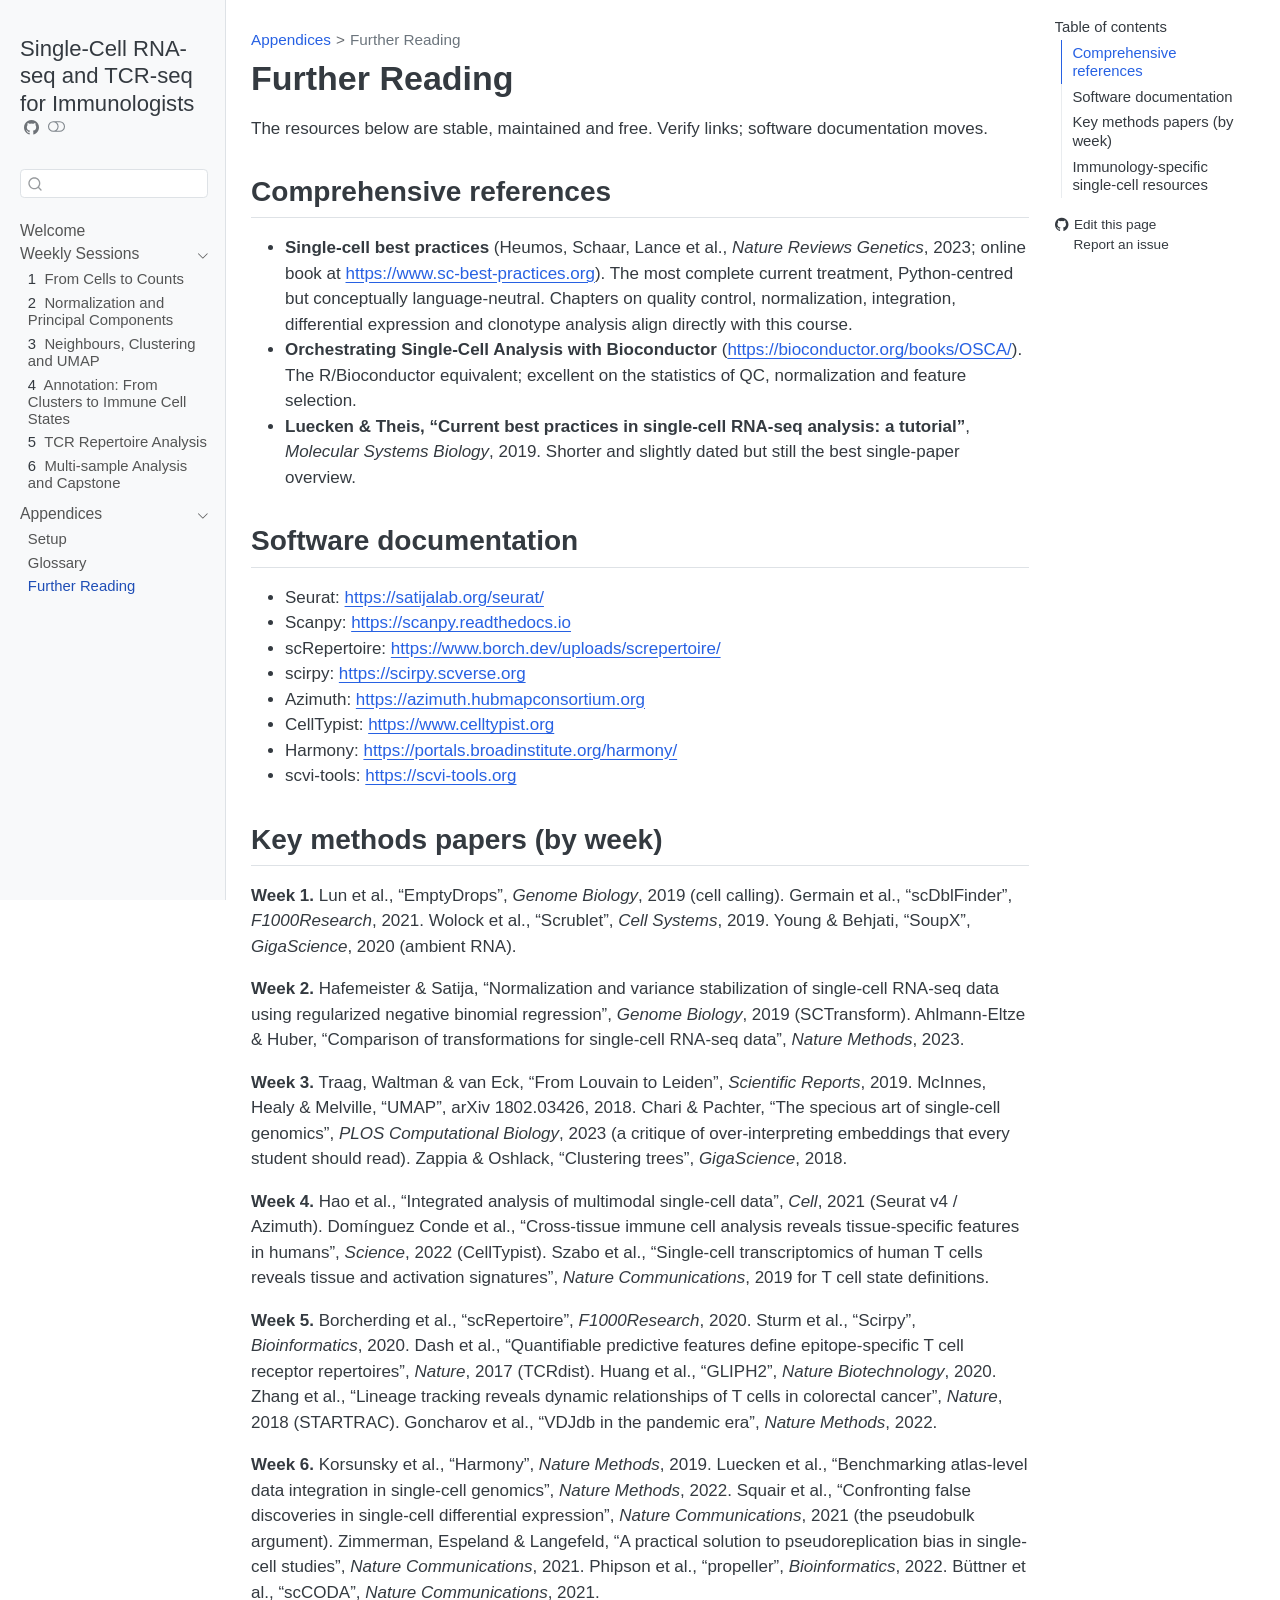
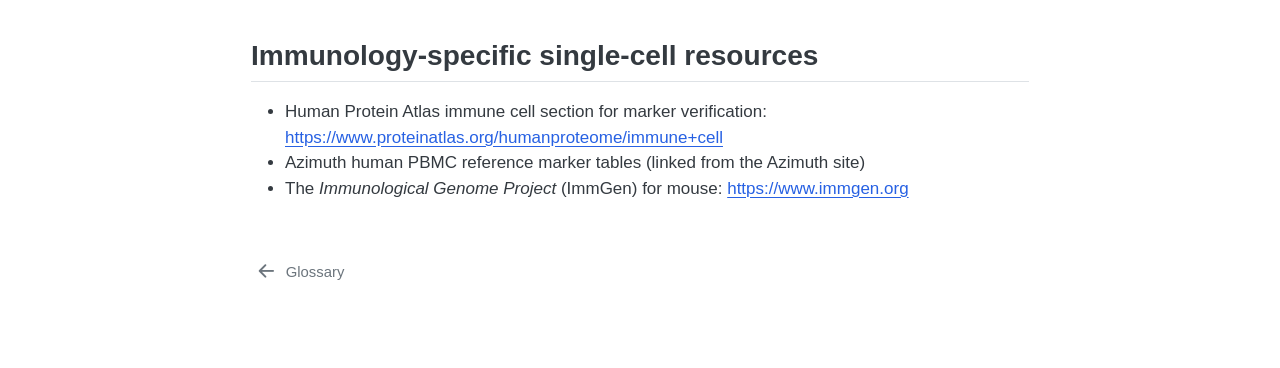
<file: appendix/further-reading.html>
<!DOCTYPE html>
<html xmlns="http://www.w3.org/1999/xhtml" lang="en" xml:lang="en"><head>

<meta charset="utf-8">
<meta name="generator" content="quarto-1.11.9">

<meta name="viewport" content="width=device-width, initial-scale=1.0, user-scalable=yes">


<title>Further Reading – Single-Cell RNA-seq and TCR-seq for Immunologists</title>
<style>
/* Default styles provided by pandoc.
** See https://pandoc.org/MANUAL.html#variables-for-html for config info.
*/
span.smallcaps{font-variant: small-caps;}
div.columns{display: flex; gap: 1.5em;}
div.column{flex: auto;}
@media screen {
div.columns{gap: min(4vw, 1.5em);}
div.column{overflow-x: auto;}
}
div.hanging-indent{margin-left: 1.5em; text-indent: -1.5em;}
ul.task-list{list-style: none;}
ul.task-list li input[type="checkbox"] {
  width: 0.8em;
  margin: 0 0.8em 0.2em -1em; /* quarto-specific, see https://github.com/quarto-dev/quarto-cli/issues/4556 */ 
  vertical-align: middle;
}
</style>


<script src="../site_libs/quarto-nav/quarto-nav.js"></script>
<script src="../site_libs/quarto-nav/headroom.min.js"></script>
<script src="../site_libs/clipboard/clipboard.min.js"></script>
<script src="../site_libs/quarto-search/autocomplete.umd.js"></script>
<script src="../site_libs/quarto-search/fuse.min.js"></script>
<script src="../site_libs/quarto-search/quarto-search.js"></script>
<meta name="quarto:offset" content="../">
<link href="../appendix/glossary.html" rel="prev">
<script src="../site_libs/quarto-html/quarto.js" type="module"></script>
<script src="../site_libs/quarto-html/tabsets/tabsets.js" type="module"></script>
<script src="../site_libs/quarto-html/scrollable-regions/scrollable-regions.js" type="module"></script>
<script src="../site_libs/quarto-html/popper.min.js"></script>
<script src="../site_libs/quarto-html/tippy.umd.min.js"></script>
<script src="../site_libs/quarto-html/anchor.min.js"></script>
<link href="../site_libs/quarto-html/tippy.css" rel="stylesheet">
<link href="../site_libs/quarto-html/quarto-syntax-highlighting-63b5708e65d6cd79cd7618c58d0c21e7.css" rel="stylesheet" class="quarto-color-scheme" id="quarto-text-highlighting-styles">
<link href="../site_libs/quarto-html/quarto-syntax-highlighting-dark-447e42e69aaa9833c0ba1b986f430b20.css" rel="stylesheet" class="quarto-color-scheme quarto-color-alternate" id="quarto-text-highlighting-styles">
<link href="../site_libs/quarto-html/quarto-syntax-highlighting-63b5708e65d6cd79cd7618c58d0c21e7.css" rel="stylesheet" class="quarto-color-scheme-extra" id="quarto-text-highlighting-styles">
<script src="../site_libs/bootstrap/bootstrap.min.js"></script>
<link href="../site_libs/bootstrap/bootstrap-icons.css" rel="stylesheet">
<link href="../site_libs/bootstrap/bootstrap-a14ddb716205d37b0cd7ddc1c0d5f8e2.min.css" rel="stylesheet" append-hash="true" class="quarto-color-scheme" id="quarto-bootstrap" data-mode="light">
<link href="../site_libs/bootstrap/bootstrap-dark-7f333f7748f914eda9c98d44bee5325d.min.css" rel="stylesheet" append-hash="true" class="quarto-color-scheme quarto-color-alternate" id="quarto-bootstrap" data-mode="dark">
<link href="../site_libs/bootstrap/bootstrap-a14ddb716205d37b0cd7ddc1c0d5f8e2.min.css" rel="stylesheet" append-hash="true" class="quarto-color-scheme-extra" id="quarto-bootstrap" data-mode="light">
<script id="quarto-search-options" type="application/json">{
  "location": "sidebar",
  "copy-button": false,
  "collapse-after": 3,
  "panel-placement": "start",
  "type": "textbox",
  "limit": 50,
  "keyboard-shortcut": [
    "f",
    "/",
    "s"
  ],
  "show-item-context": false,
  "language": {
    "search-no-results-text": "No results",
    "search-matching-documents-text": "matching documents",
    "search-copy-link-title": "Copy link to search",
    "search-hide-matches-text": "Hide additional matches",
    "search-more-match-text": "more match in this document",
    "search-more-matches-text": "more matches in this document",
    "search-clear-button-title": "Clear",
    "search-text-placeholder": "",
    "search-detached-cancel-button-title": "Cancel",
    "search-submit-button-title": "Submit",
    "search-label": "Search"
  }
}</script>


</head>

<body class="nav-sidebar docked quarto-light"><a id="quarto-skip-link" class="visually-hidden-focusable" href="#quarto-document-content">Skip to main content</a><script id="quarto-html-before-body" type="application/javascript">
    const toggleBodyColorMode = (bsSheetEl) => {
      const mode = bsSheetEl.getAttribute("data-mode");
      const bodyEl = window.document.querySelector("body");
      if (mode === "dark") {
        bodyEl.classList.add("quarto-dark");
        bodyEl.classList.remove("quarto-light");
      } else {
        bodyEl.classList.add("quarto-light");
        bodyEl.classList.remove("quarto-dark");
      }
    }
    const toggleBodyColorPrimary = () => {
      const bsSheetEl = window.document.querySelector("link#quarto-bootstrap:not([rel=disabled-stylesheet])");
      if (bsSheetEl) {
        toggleBodyColorMode(bsSheetEl);
      }
    }
    const setColorSchemeToggle = (alternate) => {
      const toggles = window.document.querySelectorAll('.quarto-color-scheme-toggle');
      for (let i=0; i < toggles.length; i++) {
        const toggle = toggles[i];
        if (toggle) {
          toggle.setAttribute("aria-checked", alternate ? "true" : "false");
          if (alternate) {
            toggle.classList.add("alternate");
          } else {
            toggle.classList.remove("alternate");
          }
        }
      }
    };
    const toggleColorMode = (alternate) => {
      // Switch the stylesheets
      const primaryStylesheets = window.document.querySelectorAll('link.quarto-color-scheme:not(.quarto-color-alternate)');
      const alternateStylesheets = window.document.querySelectorAll('link.quarto-color-scheme.quarto-color-alternate');
      manageTransitions('#quarto-margin-sidebar .nav-link', false);
      if (alternate) {
        // note: dark is layered on light, we don't disable primary!
        enableStylesheet(alternateStylesheets);
        for (const sheetNode of alternateStylesheets) {
          if (sheetNode.id === "quarto-bootstrap") {
            toggleBodyColorMode(sheetNode);
          }
        }
      } else {
        disableStylesheet(alternateStylesheets);
        enableStylesheet(primaryStylesheets)
        toggleBodyColorPrimary();
      }
      manageTransitions('#quarto-margin-sidebar .nav-link', true);
      // Switch the toggles
      setColorSchemeToggle(alternate)
    }
    // Hack to workaround the fact that safari doesn't
    // properly recolor the scrollbar when toggling (#1455).
    // Not run on load: stylesheets are set before first paint there, and
    // scrolling would undo the scroll to a URL fragment (#14973).
    // The one pixel nudge keeps the reader where they were.
    const refreshSafariScrollbar = () => {
      if (navigator.userAgent.indexOf('Safari') > 0 && navigator.userAgent.indexOf('Chrome') == -1) {
        manageTransitions("body", false);
        const scrollY = window.scrollY;
        window.scrollTo(0, scrollY > 0 ? scrollY - 1 : 1);
        setTimeout(() => {
          window.scrollTo(0, scrollY);
          manageTransitions("body", true);
        }, 40);
      }
    }
    const disableStylesheet = (stylesheets) => {
      for (let i=0; i < stylesheets.length; i++) {
        const stylesheet = stylesheets[i];
        stylesheet.rel = 'disabled-stylesheet';
      }
    }
    const enableStylesheet = (stylesheets) => {
      for (let i=0; i < stylesheets.length; i++) {
        const stylesheet = stylesheets[i];
        if(stylesheet.rel !== 'stylesheet') { // for Chrome, which will still FOUC without this check
          stylesheet.rel = 'stylesheet';
        }
      }
    }
    const manageTransitions = (selector, allowTransitions) => {
      const els = window.document.querySelectorAll(selector);
      for (let i=0; i < els.length; i++) {
        const el = els[i];
        if (allowTransitions) {
          el.classList.remove('notransition');
        } else {
          el.classList.add('notransition');
        }
      }
    }
    const isFileUrl = () => {
      return window.location.protocol === 'file:';
    }
    const hasAlternateSentinel = () => {
      let styleSentinel = getColorSchemeSentinel();
      if (styleSentinel !== null) {
        return styleSentinel === "alternate";
      } else {
        return false;
      }
    }
    const setStyleSentinel = (alternate) => {
      const value = alternate ? "alternate" : "default";
      if (!isFileUrl()) {
        window.localStorage.setItem("quarto-color-scheme", value);
      } else {
        localAlternateSentinel = value;
      }
    }
    const getColorSchemeSentinel = () => {
      if (!isFileUrl()) {
        const storageValue = window.localStorage.getItem("quarto-color-scheme");
        return storageValue != null ? storageValue : localAlternateSentinel;
      } else {
        return localAlternateSentinel;
      }
    }
    const toggleGiscusIfUsed = (isAlternate, darkModeDefault) => {
      const baseTheme = document.querySelector('#giscus-base-theme')?.value ?? 'light';
      const alternateTheme = document.querySelector('#giscus-alt-theme')?.value ?? 'dark';
      let newTheme = '';
      if(authorPrefersDark) {
        newTheme = isAlternate ? baseTheme : alternateTheme;
      } else {
        newTheme = isAlternate ? alternateTheme : baseTheme;
      }
      const changeGiscusTheme = () => {
        // From: https://github.com/giscus/giscus/issues/336
        const sendMessage = (message) => {
          const iframe = document.querySelector('iframe.giscus-frame');
          if (!iframe) return;
          iframe.contentWindow.postMessage({ giscus: message }, 'https://giscus.app');
        }
        sendMessage({
          setConfig: {
            theme: newTheme
          }
        });
      }
      const isGiscussLoaded = window.document.querySelector('iframe.giscus-frame') !== null;
      if (isGiscussLoaded) {
        changeGiscusTheme();
      }
    };
    const authorPrefersDark = false;
    const darkModeDefault = authorPrefersDark;
      document.querySelector('link#quarto-text-highlighting-styles.quarto-color-scheme-extra').rel = 'disabled-stylesheet';
      document.querySelector('link#quarto-bootstrap.quarto-color-scheme-extra').rel = 'disabled-stylesheet';
    let localAlternateSentinel = darkModeDefault ? 'alternate' : 'default';
    // Dark / light mode switch
    window.quartoToggleColorScheme = () => {
      // Read the current dark / light value
      let toAlternate = !hasAlternateSentinel();
      toggleColorMode(toAlternate);
      refreshSafariScrollbar();
      setStyleSentinel(toAlternate);
      toggleGiscusIfUsed(toAlternate, darkModeDefault);
      window.dispatchEvent(new Event('resize'));
    };
    // Switch to dark mode if need be
    if (hasAlternateSentinel()) {
      toggleColorMode(true);
    } else {
      toggleColorMode(false);
    }
  </script>

<div id="quarto-search-results"></div>
  <header id="quarto-header" class="headroom fixed-top">
  <nav class="quarto-secondary-nav" aria-label="Toolbar">
    <div class="container-fluid d-flex">
      <button type="button" class="quarto-btn-toggle btn" data-bs-toggle="collapse" role="button" data-bs-target=".quarto-sidebar-collapse-item" aria-controls="quarto-sidebar" aria-expanded="false" aria-label="Toggle sidebar navigation" onclick="if (window.quartoToggleHeadroom) { window.quartoToggleHeadroom(); }">
        <i class="bi bi-layout-text-sidebar-reverse"></i>
      </button>
        <nav class="quarto-page-breadcrumbs" aria-label="Breadcrumbs"><ol class="breadcrumb"><li class="breadcrumb-item"><a href="../appendix/setup.html">Appendices</a></li><li class="breadcrumb-item"><a href="../appendix/further-reading.html">Further Reading</a></li></ol></nav>
        <a class="flex-grow-1" data-bs-toggle="collapse" data-bs-target=".quarto-sidebar-collapse-item" onclick="if (window.quartoToggleHeadroom) { window.quartoToggleHeadroom(); }">      
        </a>
      <button type="button" class="btn quarto-search-button" aria-label="Search" onclick="window.quartoOpenSearch();">
        <i class="bi bi-search"></i>
      </button>
    </div>
  </nav>
</header>
<!-- content -->
<div id="quarto-content" class="quarto-container page-columns page-rows-contents page-layout-article">
<!-- sidebar -->
  <nav id="quarto-sidebar" class="sidebar collapse collapse-horizontal quarto-sidebar-collapse-item sidebar-navigation docked overflow-auto" aria-label="Site">
    <div class="pt-lg-2 mt-2 text-left sidebar-header">
    <div class="sidebar-title mb-0 py-0">
      <a href="../">Single-Cell RNA-seq and TCR-seq for Immunologists</a> 
        <div class="sidebar-tools-main">
    <a href="https://github.com/aezamora14/scRNA-immunology-course" title="Source Code" class="quarto-navigation-tool px-1" aria-label="Source Code"><i class="bi bi-github"></i></a>
  <button type="button" role="switch" aria-checked="false" class="quarto-color-scheme-toggle quarto-navigation-tool  px-1" onclick="window.quartoToggleColorScheme(); return false;" title="Toggle dark mode" aria-label="Toggle dark mode"><i class="bi"></i></button>
</div>
    </div>
      </div>
        <div class="mt-2 flex-shrink-0 align-items-center">
        <div class="sidebar-search">
        <div id="quarto-search" class="" title="Search"></div>
        </div>
        </div>
    <div class="sidebar-menu-container"> 
    <ul class="list-unstyled mt-1">
        <li class="sidebar-item">
  <div class="sidebar-item-container"> 
  <a href="../index.html" class="sidebar-item-text sidebar-link">
 <span class="menu-text">Welcome</span></a>
  </div>
</li>
        <li class="sidebar-item sidebar-item-section">
      <div class="sidebar-item-container"> 
            <button type="button" class="sidebar-item-text sidebar-item-toggle sidebar-link text-start" data-bs-toggle="collapse" data-bs-target="#quarto-sidebar-section-1" aria-controls="quarto-sidebar-section-1" aria-expanded="true">
 <span class="menu-text" id="quarto-sidebar-section-1-label">Weekly Sessions</span><i class="bi bi-chevron-right" aria-hidden="true"></i></button>
      </div>
      <ul id="quarto-sidebar-section-1" aria-labelledby="quarto-sidebar-section-1-label" class="collapse list-unstyled sidebar-section depth1 show">  
          <li class="sidebar-item">
  <div class="sidebar-item-container"> 
  <a href="../chapters/01-from-cells-to-counts.html" class="sidebar-item-text sidebar-link">
 <span class="menu-text"><span class="chapter-number">1</span>&nbsp; <span class="chapter-title">From Cells to Counts</span></span></a>
  </div>
</li>
          <li class="sidebar-item">
  <div class="sidebar-item-container"> 
  <a href="../chapters/02-normalization-and-pca.html" class="sidebar-item-text sidebar-link">
 <span class="menu-text"><span class="chapter-number">2</span>&nbsp; <span class="chapter-title">Normalization and Principal Components</span></span></a>
  </div>
</li>
          <li class="sidebar-item">
  <div class="sidebar-item-container"> 
  <a href="../chapters/03-neighbors-clustering-umap.html" class="sidebar-item-text sidebar-link">
 <span class="menu-text"><span class="chapter-number">3</span>&nbsp; <span class="chapter-title">Neighbours, Clustering and UMAP</span></span></a>
  </div>
</li>
          <li class="sidebar-item">
  <div class="sidebar-item-container"> 
  <a href="../chapters/04-annotation.html" class="sidebar-item-text sidebar-link">
 <span class="menu-text"><span class="chapter-number">4</span>&nbsp; <span class="chapter-title">Annotation: From Clusters to Immune Cell States</span></span></a>
  </div>
</li>
          <li class="sidebar-item">
  <div class="sidebar-item-container"> 
  <a href="../chapters/05-tcr-repertoire.html" class="sidebar-item-text sidebar-link">
 <span class="menu-text"><span class="chapter-number">5</span>&nbsp; <span class="chapter-title">TCR Repertoire Analysis</span></span></a>
  </div>
</li>
          <li class="sidebar-item">
  <div class="sidebar-item-container"> 
  <a href="../chapters/06-multisample-and-capstone.html" class="sidebar-item-text sidebar-link">
 <span class="menu-text"><span class="chapter-number">6</span>&nbsp; <span class="chapter-title">Multi-sample Analysis and Capstone</span></span></a>
  </div>
</li>
      </ul>
  </li>
        <li class="sidebar-item sidebar-item-section">
      <div class="sidebar-item-container"> 
            <button type="button" class="sidebar-item-text sidebar-item-toggle sidebar-link text-start" data-bs-toggle="collapse" data-bs-target="#quarto-sidebar-section-2" aria-controls="quarto-sidebar-section-2" aria-expanded="true">
 <span class="menu-text" id="quarto-sidebar-section-2-label">Appendices</span><i class="bi bi-chevron-right" aria-hidden="true"></i></button>
      </div>
      <ul id="quarto-sidebar-section-2" aria-labelledby="quarto-sidebar-section-2-label" class="collapse list-unstyled sidebar-section depth1 show">  
          <li class="sidebar-item">
  <div class="sidebar-item-container"> 
  <a href="../appendix/setup.html" class="sidebar-item-text sidebar-link">
 <span class="menu-text">Setup</span></a>
  </div>
</li>
          <li class="sidebar-item">
  <div class="sidebar-item-container"> 
  <a href="../appendix/glossary.html" class="sidebar-item-text sidebar-link">
 <span class="menu-text">Glossary</span></a>
  </div>
</li>
          <li class="sidebar-item">
  <div class="sidebar-item-container"> 
  <a href="../appendix/further-reading.html" class="sidebar-item-text sidebar-link active">
 <span class="menu-text">Further Reading</span></a>
  </div>
</li>
      </ul>
  </li>
    </ul>
    </div>
</nav>
<div id="quarto-sidebar-glass" class="quarto-sidebar-collapse-item" data-bs-toggle="collapse" data-bs-target=".quarto-sidebar-collapse-item"></div>
<!-- margin-sidebar -->
    <div id="quarto-margin-sidebar" class="sidebar margin-sidebar">
        <nav id="TOC" role="doc-toc" aria-labelledby="toc-title" class="toc-active">
    <h2 id="toc-title">Table of contents</h2>
   
  <ul>
  <li><a href="#comprehensive-references" id="toc-comprehensive-references" class="nav-link active" data-scroll-target="#comprehensive-references">Comprehensive references</a></li>
  <li><a href="#software-documentation" id="toc-software-documentation" class="nav-link" data-scroll-target="#software-documentation">Software documentation</a></li>
  <li><a href="#key-methods-papers-by-week" id="toc-key-methods-papers-by-week" class="nav-link" data-scroll-target="#key-methods-papers-by-week">Key methods papers (by week)</a></li>
  <li><a href="#immunology-specific-single-cell-resources" id="toc-immunology-specific-single-cell-resources" class="nav-link" data-scroll-target="#immunology-specific-single-cell-resources">Immunology-specific single-cell resources</a></li>
  </ul>
<div class="toc-actions"><ul><li><a href="https://github.com/aezamora14/scRNA-immunology-course/edit/main/appendix/further-reading.qmd" class="toc-action"><i class="bi bi-github"></i>Edit this page</a></li><li><a href="https://github.com/aezamora14/scRNA-immunology-course/issues/new" class="toc-action"><i class="bi empty"></i>Report an issue</a></li></ul></div></nav>
    </div>
<!-- main -->
<main class="content" id="quarto-document-content" tabindex="-1">


<header id="title-block-header" class="quarto-title-block default"><nav class="quarto-page-breadcrumbs quarto-title-breadcrumbs d-none d-lg-block" aria-label="Breadcrumbs"><ol class="breadcrumb"><li class="breadcrumb-item"><a href="../appendix/setup.html">Appendices</a></li><li class="breadcrumb-item"><a href="../appendix/further-reading.html">Further Reading</a></li></ol></nav>
<div class="quarto-title">
<h1 class="title">Further Reading</h1>
</div>



<div class="quarto-title-meta">

    
  
    
  </div>
  


</header>


<p>The resources below are stable, maintained and free. Verify links; software documentation moves.</p>
<section id="comprehensive-references" class="level2">
<h2 class="anchored" data-anchor-id="comprehensive-references">Comprehensive references</h2>
<ul>
<li><strong>Single-cell best practices</strong> (Heumos, Schaar, Lance et al., <em>Nature Reviews Genetics</em>, 2023; online book at <a href="https://www.sc-best-practices.org" class="uri">https://www.sc-best-practices.org</a>). The most complete current treatment, Python-centred but conceptually language-neutral. Chapters on quality control, normalization, integration, differential expression and clonotype analysis align directly with this course.</li>
<li><strong>Orchestrating Single-Cell Analysis with Bioconductor</strong> (<a href="https://bioconductor.org/books/OSCA/" class="uri">https://bioconductor.org/books/OSCA/</a>). The R/Bioconductor equivalent; excellent on the statistics of QC, normalization and feature selection.</li>
<li><strong>Luecken &amp; Theis, “Current best practices in single-cell RNA-seq analysis: a tutorial”</strong>, <em>Molecular Systems Biology</em>, 2019. Shorter and slightly dated but still the best single-paper overview.</li>
</ul>
</section>
<section id="software-documentation" class="level2">
<h2 class="anchored" data-anchor-id="software-documentation">Software documentation</h2>
<ul>
<li>Seurat: <a href="https://satijalab.org/seurat/" class="uri">https://satijalab.org/seurat/</a></li>
<li>Scanpy: <a href="https://scanpy.readthedocs.io" class="uri">https://scanpy.readthedocs.io</a></li>
<li>scRepertoire: <a href="https://www.borch.dev/uploads/screpertoire/" class="uri">https://www.borch.dev/uploads/screpertoire/</a></li>
<li>scirpy: <a href="https://scirpy.scverse.org" class="uri">https://scirpy.scverse.org</a></li>
<li>Azimuth: <a href="https://azimuth.hubmapconsortium.org" class="uri">https://azimuth.hubmapconsortium.org</a></li>
<li>CellTypist: <a href="https://www.celltypist.org" class="uri">https://www.celltypist.org</a></li>
<li>Harmony: <a href="https://portals.broadinstitute.org/harmony/" class="uri">https://portals.broadinstitute.org/harmony/</a></li>
<li>scvi-tools: <a href="https://scvi-tools.org" class="uri">https://scvi-tools.org</a></li>
</ul>
</section>
<section id="key-methods-papers-by-week" class="level2">
<h2 class="anchored" data-anchor-id="key-methods-papers-by-week">Key methods papers (by week)</h2>
<p><strong>Week 1.</strong> Lun et al., “EmptyDrops”, <em>Genome Biology</em>, 2019 (cell calling). Germain et al., “scDblFinder”, <em>F1000Research</em>, 2021. Wolock et al., “Scrublet”, <em>Cell Systems</em>, 2019. Young &amp; Behjati, “SoupX”, <em>GigaScience</em>, 2020 (ambient RNA).</p>
<p><strong>Week 2.</strong> Hafemeister &amp; Satija, “Normalization and variance stabilization of single-cell RNA-seq data using regularized negative binomial regression”, <em>Genome Biology</em>, 2019 (SCTransform). Ahlmann-Eltze &amp; Huber, “Comparison of transformations for single-cell RNA-seq data”, <em>Nature Methods</em>, 2023.</p>
<p><strong>Week 3.</strong> Traag, Waltman &amp; van Eck, “From Louvain to Leiden”, <em>Scientific Reports</em>, 2019. McInnes, Healy &amp; Melville, “UMAP”, arXiv 1802.03426, 2018. Chari &amp; Pachter, “The specious art of single-cell genomics”, <em>PLOS Computational Biology</em>, 2023 (a critique of over-interpreting embeddings that every student should read). Zappia &amp; Oshlack, “Clustering trees”, <em>GigaScience</em>, 2018.</p>
<p><strong>Week 4.</strong> Hao et al., “Integrated analysis of multimodal single-cell data”, <em>Cell</em>, 2021 (Seurat v4 / Azimuth). Domínguez Conde et al., “Cross-tissue immune cell analysis reveals tissue-specific features in humans”, <em>Science</em>, 2022 (CellTypist). Szabo et al., “Single-cell transcriptomics of human T cells reveals tissue and activation signatures”, <em>Nature Communications</em>, 2019 for T cell state definitions.</p>
<p><strong>Week 5.</strong> Borcherding et al., “scRepertoire”, <em>F1000Research</em>, 2020. Sturm et al., “Scirpy”, <em>Bioinformatics</em>, 2020. Dash et al., “Quantifiable predictive features define epitope-specific T cell receptor repertoires”, <em>Nature</em>, 2017 (TCRdist). Huang et al., “GLIPH2”, <em>Nature Biotechnology</em>, 2020. Zhang et al., “Lineage tracking reveals dynamic relationships of T cells in colorectal cancer”, <em>Nature</em>, 2018 (STARTRAC). Goncharov et al., “VDJdb in the pandemic era”, <em>Nature Methods</em>, 2022.</p>
<p><strong>Week 6.</strong> Korsunsky et al., “Harmony”, <em>Nature Methods</em>, 2019. Luecken et al., “Benchmarking atlas-level data integration in single-cell genomics”, <em>Nature Methods</em>, 2022. Squair et al., “Confronting false discoveries in single-cell differential expression”, <em>Nature Communications</em>, 2021 (the pseudobulk argument). Zimmerman, Espeland &amp; Langefeld, “A practical solution to pseudoreplication bias in single-cell studies”, <em>Nature Communications</em>, 2021. Phipson et al., “propeller”, <em>Bioinformatics</em>, 2022. Büttner et al., “scCODA”, <em>Nature Communications</em>, 2021.</p>
</section>
<section id="immunology-specific-single-cell-resources" class="level2">
<h2 class="anchored" data-anchor-id="immunology-specific-single-cell-resources">Immunology-specific single-cell resources</h2>
<ul>
<li>Human Protein Atlas immune cell section for marker verification: <a href="https://www.proteinatlas.org/humanproteome/immune+cell" class="uri">https://www.proteinatlas.org/humanproteome/immune+cell</a></li>
<li>Azimuth human PBMC reference marker tables (linked from the Azimuth site)</li>
<li>The <em>Immunological Genome Project</em> (ImmGen) for mouse: <a href="https://www.immgen.org" class="uri">https://www.immgen.org</a></li>
</ul>


</section>

</main> <!-- /main -->
<script id="quarto-html-after-body" type="application/javascript">
  window.document.addEventListener("DOMContentLoaded", function (event) {
    // Ensure there is a toggle, if there isn't float one in the top right
    if (window.document.querySelector('.quarto-color-scheme-toggle') === null) {
      const toggle = window.document.createElement('button');
      toggle.type = "button";
      toggle.setAttribute("role", "switch");
      toggle.setAttribute("aria-checked", "false");
      toggle.classList.add('top-right');
      toggle.classList.add('quarto-color-scheme-toggle');
      toggle.setAttribute("aria-label", "Toggle dark mode");
      toggle.onclick = function() { try { window.quartoToggleColorScheme(); } catch {} return false; };
      const i = window.document.createElement("i");
      i.classList.add('bi');
      toggle.appendChild(i);
      // Put the toggle in a landmark of its own, so that landmark navigation
      // can reach it.
      //
      // The container is always a fresh direct child of body, and the toggle is
      // never moved into page furniture that the theme or the author controls.
      // The toggle is positioned against the page, so any ancestor that
      // establishes a containing block captures it: a positioned element or a
      // grid for position: absolute, and transform, filter, will-change or
      // contain for position: fixed. A direct child of body has none of these
      // to inherit, and the shift when one appears is silent and visual.
      //
      // ARIA says a document should have at most one banner, and axe reports a
      // duplicate whether or not the banners carry distinct labels. So use a
      // header when the page has no banner yet, and a named region otherwise.
      //
      // A header is a banner wherever it sits, unless it is inside sectioning
      // content, so this cannot just look at the children of body: a custom
      // page layout wraps the title block header in a plain div. An explicit
      // role="banner" always counts.
      const sectioning = 'article, aside, main, nav, section, [role="article"], [role="complementary"], [role="main"], [role="navigation"], [role="region"]';
      const hasBanner = Array.from(
        window.document.querySelectorAll('header:not([role]), [role="banner"]')
      ).some(function(el) {
        return el.hasAttribute("role") || el.closest(sectioning) === null;
      });
      const container = window.document.createElement(hasBanner ? "div" : "header");
      if (hasBanner) {
        container.setAttribute("role", "region");
        container.setAttribute("aria-label", "Toggle dark mode");
      }
      container.classList.add('quarto-color-scheme-toggle-container');
      container.appendChild(toggle);
      window.document.body.appendChild(container);
    }
    setColorSchemeToggle(hasAlternateSentinel())
    const icon = "";
    const anchorJS = new window.AnchorJS();
    anchorJS.options = {
      placement: 'right',
      icon: icon
    };
    anchorJS.add('.anchored');
    const isCodeAnnotation = (el) => {
      for (const clz of el.classList) {
        if (clz.startsWith('code-annotation-')) {                     
          return true;
        }
      }
      return false;
    }
    const onCopySuccess = function(e) {
      // button target
      const button = e.trigger;
      // don't keep focus
      button.blur();
      // flash "checked"
      button.classList.add('code-copy-button-checked');
      var currentTitle = button.getAttribute("title");
      button.setAttribute("title", "Copied!");
      let tooltip;
      if (window.bootstrap) {
        button.setAttribute("data-bs-toggle", "tooltip");
        button.setAttribute("data-bs-placement", "left");
        button.setAttribute("data-bs-title", "Copied!");
        tooltip = new bootstrap.Tooltip(button, 
          { trigger: "manual", 
            customClass: "code-copy-button-tooltip",
            offset: [0, -8]});
        tooltip.show();    
      }
      setTimeout(function() {
        if (tooltip) {
          tooltip.hide();
          button.removeAttribute("data-bs-title");
          button.removeAttribute("data-bs-toggle");
          button.removeAttribute("data-bs-placement");
        }
        button.setAttribute("title", currentTitle);
        button.classList.remove('code-copy-button-checked');
      }, 1000);
      // clear code selection
      e.clearSelection();
    }
    const getTextToCopy = function(trigger) {
      const outerScaffold = trigger.parentElement.cloneNode(true);
      const codeEl = outerScaffold.querySelector('code');
      for (const childEl of codeEl.children) {
        if (isCodeAnnotation(childEl)) {
          childEl.remove();
        }
      }
      return codeEl.innerText;
    }
    const clipboard = new window.ClipboardJS('.code-copy-button:not([data-in-quarto-modal])', {
      text: getTextToCopy
    });
    clipboard.on('success', onCopySuccess);
    if (window.document.getElementById('quarto-embedded-source-code-modal')) {
      const clipboardModal = new window.ClipboardJS('.code-copy-button[data-in-quarto-modal]', {
        text: getTextToCopy,
        container: window.document.getElementById('quarto-embedded-source-code-modal')
      });
      clipboardModal.on('success', onCopySuccess);
    }
      var localhostRegex = new RegExp(/^(?:http|https):\/\/localhost\:?[0-9]*\//);
      var mailtoRegex = new RegExp(/^mailto:/);
        var filterRegex = new RegExp('/' + window.location.host + '/');
      const newWindowLabel = "(opens in a new tab)";
      const newWindowNoteId = "quarto-ext-newwindow-label";
      // Links reference one hidden label through aria-describedby, so the
      // announcement never changes their accessible name.
      var describeNewWindow = (link) => {
        if (!window.document.getElementById(newWindowNoteId)) {
          var newWindowNote = window.document.createElement("span");
          newWindowNote.id = newWindowNoteId;
          newWindowNote.hidden = true;
          newWindowNote.textContent = newWindowLabel;
          window.document.body.appendChild(newWindowNote);
        }
        var describedBy = (link.getAttribute("aria-describedby") || "").split(/\s+/).filter(Boolean);
        if (!describedBy.includes(newWindowNoteId)) {
          describedBy.push(newWindowNoteId);
          link.setAttribute("aria-describedby", describedBy.join(" "));
        }
      }
      var isInternal = (href) => {
          return filterRegex.test(href) || localhostRegex.test(href) || mailtoRegex.test(href);
      }
      // Inspect non-navigation links and adorn them if external
      window.quartoDecorateExternalLinks = function (root) {
     var links = (root || window.document).querySelectorAll('a[href]:not(.nav-link):not(.navbar-brand):not(.toc-action):not(.sidebar-link):not(.sidebar-item-toggle):not(.pagination-link):not(.no-external):not([aria-hidden]):not(.dropdown-item):not(.quarto-navigation-tool):not(.about-link)');
      for (var i=0; i<links.length; i++) {
        const link = links[i];
        if (!isInternal(link.href)) {
          // undo the damage that might have been done by quarto-nav.js in the case of
          // links that we want to consider external
          if (link.dataset.originalHref !== undefined) {
            link.href = link.dataset.originalHref;
          }
            // target, if specified
            link.setAttribute("target", "_blank");
            if (link.getAttribute("rel") === null) {
              link.setAttribute("rel", "noopener");
            }
            describeNewWindow(link);
          if (!link.classList.contains('no-external-icon')) {
          }
        }
      }
      };
      window.quartoDecorateExternalLinks(window.document);
    // Esc closes the popup (WCAG 1.4.13) and focus leaving both trigger and
    // popup closes it (WCAG 2.4.11); tippy handles neither for interactive popups.
    const hideOnEscAndFocusOut = {
      name: 'hideOnEscAndFocusOut',
      defaultValue: true,
      fn(instance) {
        const dismiss = () => {
          // A show scheduled by the trigger delay would otherwise reopen it
          instance.clearDelayTimeouts();
          instance.hide();
        };
        const onKeyDown = (event) => {
          if (event.key !== 'Escape') {
            return;
          }
          // Keep Esc from also reaching page handlers (e.g. reveal.js overview),
          // except an open reveal.js slide menu, which Esc should close too.
          // The menu handles keys only when its keyboard option is on.
          const menuHandlesEsc = window.Reveal?.getPlugin?.('menu')?.isOpen() &&
            window.Reveal.getConfig().menu?.keyboard !== false;
          if (!menuHandlesEsc) {
            event.stopPropagation();
          }
          if (instance.popper.contains(window.document.activeElement)) {
            // Disabled while refocusing so the focus trigger does not reopen it
            instance.disable();
            instance.reference.focus();
            instance.enable();
          }
          dismiss();
        };
        const onFocusOut = (event) => {
          const target = event.relatedTarget;
          if (target && !instance.reference.contains(target) &&
              !instance.popper.contains(target)) {
            dismiss();
          }
        };
        // On the trigger too: a click trigger (code-annotations: select) has no
        // blur handling. Attached for the instance's lifetime so leaving the
        // trigger also cancels a show still pending on the trigger delay.
        instance.reference.addEventListener('focusout', onFocusOut);
        return {
          onShow() {
            window.document.addEventListener('keydown', onKeyDown, true);
            instance.popper.addEventListener('focusout', onFocusOut);
          },
          onHide() {
            window.document.removeEventListener('keydown', onKeyDown, true);
            instance.popper.removeEventListener('focusout', onFocusOut);
          },
          onDestroy() {
            instance.reference.removeEventListener('focusout', onFocusOut);
          },
        };
      },
    };
    function tippyHover(el, contentFn, onTriggerFn, onUntriggerFn) {
      const config = {
        allowHTML: true,
        maxWidth: 500,
        delay: 100,
        arrow: false,
        appendTo: function(el) {
            return el.parentElement;
        },
        interactive: true,
        interactiveBorder: 10,
        theme: 'quarto',
        placement: 'bottom-start',
        plugins: [hideOnEscAndFocusOut],
      };
      if (contentFn) {
        config.content = contentFn;
      }
      if (onTriggerFn) {
        config.onTrigger = onTriggerFn;
      }
      if (onUntriggerFn) {
        config.onUntrigger = onUntriggerFn;
      }
      window.tippy(el, config); 
    }
    const noterefs = window.document.querySelectorAll('a[role="doc-noteref"]');
    for (var i=0; i<noterefs.length; i++) {
      const ref = noterefs[i];
      tippyHover(ref, function() {
        // use id or data attribute instead here
        let href = ref.getAttribute('data-footnote-href') || ref.getAttribute('href');
        try { href = new URL(href).hash; } catch {}
        const id = href.replace(/^#\/?/, "");
        const note = window.document.getElementById(id);
        if (note) {
          return note.innerHTML;
        } else {
          return "";
        }
      });
    }
    const xrefs = window.document.querySelectorAll('a.quarto-xref');
    const processXRef = (id, note) => {
      // Strip column container classes
      const stripColumnClz = (el) => {
        el.classList.remove("page-full", "page-columns");
        if (el.children) {
          for (const child of el.children) {
            stripColumnClz(child);
          }
        }
      }
      stripColumnClz(note)
      if (id === null || id.startsWith('sec-')) {
        // Special case sections, only their first couple elements
        const container = document.createElement("div");
        if (note.children && note.children.length > 2) {
          container.appendChild(note.children[0].cloneNode(true));
          for (let i = 1; i < note.children.length; i++) {
            const child = note.children[i];
            if (child.tagName === "P" && child.innerText === "") {
              continue;
            } else {
              container.appendChild(child.cloneNode(true));
              break;
            }
          }
          if (window.Quarto?.typesetMath) {
            window.Quarto.typesetMath(container);
          }
          return container.innerHTML
        } else {
          if (window.Quarto?.typesetMath) {
            window.Quarto.typesetMath(note);
          }
          return note.innerHTML;
        }
      } else {
        // Remove any anchor links if they are present
        const anchorLink = note.querySelector('a.anchorjs-link');
        if (anchorLink) {
          anchorLink.remove();
        }
        if (window.Quarto?.typesetMath) {
          window.Quarto.typesetMath(note);
        }
        if (note.classList.contains("callout")) {
          return note.outerHTML;
        } else {
          return note.innerHTML;
        }
      }
    }
    for (var i=0; i<xrefs.length; i++) {
      const xref = xrefs[i];
      tippyHover(xref, undefined, function(instance) {
        instance.disable();
        let url = xref.getAttribute('href');
        let hash = undefined; 
        if (url.startsWith('#')) {
          hash = url;
        } else {
          try { hash = new URL(url).hash; } catch {}
        }
        if (hash) {
          const id = hash.replace(/^#\/?/, "");
          const note = window.document.getElementById(id);
          if (note !== null) {
            try {
              const html = processXRef(id, note.cloneNode(true));
              instance.setContent(html);
            } finally {
              instance.enable();
              instance.show();
            }
          } else {
            // See if we can fetch this
            fetch(url.split('#')[0])
            .then(res => res.text())
            .then(html => {
              const parser = new DOMParser();
              const htmlDoc = parser.parseFromString(html, "text/html");
              const note = htmlDoc.getElementById(id);
              if (note !== null) {
                const html = processXRef(id, note);
                instance.setContent(html);
              } 
            }).finally(() => {
              instance.enable();
              instance.show();
            });
          }
        } else {
          // See if we can fetch a full url (with no hash to target)
          // This is a special case and we should probably do some content thinning / targeting
          fetch(url)
          .then(res => res.text())
          .then(html => {
            const parser = new DOMParser();
            const htmlDoc = parser.parseFromString(html, "text/html");
            const note = htmlDoc.querySelector('main.content');
            if (note !== null) {
              // This should only happen for chapter cross references
              // (since there is no id in the URL)
              // remove the first header
              if (note.children.length > 0 && note.children[0].tagName === "HEADER") {
                note.children[0].remove();
              }
              const html = processXRef(null, note);
              instance.setContent(html);
            } 
          }).finally(() => {
            instance.enable();
            instance.show();
          });
        }
      }, function(instance) {
      });
    }
        let selectedAnnoteEl;
        const selectorForAnnotation = ( cell, annotation) => {
          let cellAttr = 'data-code-cell="' + cell + '"';
          let lineAttr = 'data-code-annotation="' +  annotation + '"';
          const selector = 'span[' + cellAttr + '][' + lineAttr + ']';
          return selector;
        }
        const selectCodeLines = (annoteEl) => {
          const doc = window.document;
          const targetCell = annoteEl.getAttribute("data-target-cell");
          const targetAnnotation = annoteEl.getAttribute("data-target-annotation");
          const annoteSpan = window.document.querySelector(selectorForAnnotation(targetCell, targetAnnotation));
          const lines = annoteSpan.getAttribute("data-code-lines").split(",");
          const lineIds = lines.map((line) => {
            return targetCell + "-" + line;
          })
          // Each band is positioned against its own containing block, which is
          // not the offsetParent of the lines, so place it from client rects.
          const placeBand = (band, firstEl, lastEl, codeBlock) => {
            const container = band.offsetParent;
            if (container === null) {
              return;
            }
            const containerRect = container.getBoundingClientRect();
            // Reveal.js scales slides with a transform, so convert client
            // pixels back to the CSS pixels of the container.
            const scale = containerRect.height / container.offsetHeight || 1;
            const firstRect = firstEl.getBoundingClientRect();
            const lastRect = lastEl.getBoundingClientRect();
            const top = (firstRect.top - containerRect.top) / scale - container.clientTop + container.scrollTop;
            const height = (lastRect.bottom - firstRect.top) / scale;
            band.style.top = top - 2 + "px";
            band.style.height = height + 4 + "px";
            if (codeBlock) {
              // Without the copy button wrapper, the containing block is wider
              // than the code block, so span the code block explicitly.
              const blockRect = codeBlock.getBoundingClientRect();
              band.style.left = (blockRect.left - containerRect.left) / scale - container.clientLeft + container.scrollLeft + "px";
              band.style.width = blockRect.width / scale + "px";
            }
          };
          if (lineIds.length > 0) {
            const el = window.document.getElementById(lineIds[0]);
            const lastEl = window.document.getElementById(lineIds[lineIds.length - 1]);
            const parent = el.parentElement.parentElement;
            // cook up a div (if necessary) and position it
            let div = window.document.getElementById("code-annotation-line-highlight");
            if (div === null) {
              div = window.document.createElement("div");
              div.setAttribute("id", "code-annotation-line-highlight");
              div.style.position = 'absolute';
              parent.appendChild(div);
            }
            placeBand(div, el, lastEl, parent.closest("div.sourceCode") || parent);
            let gutterDiv = window.document.getElementById("code-annotation-line-highlight-gutter");
            if (gutterDiv === null) {
              gutterDiv = window.document.createElement("div");
              gutterDiv.setAttribute("id", "code-annotation-line-highlight-gutter");
              gutterDiv.style.position = 'absolute';
              const codeCell = window.document.getElementById(targetCell);
              const gutter = codeCell.querySelector('.code-annotation-gutter');
              gutter.appendChild(gutterDiv);
            }
            placeBand(gutterDiv, el, lastEl);
            selectedAnnoteEl = annoteEl;
          }
        };
        const unselectCodeLines = () => {
          const elementsIds = ["code-annotation-line-highlight", "code-annotation-line-highlight-gutter"];
          elementsIds.forEach((elId) => {
            const div = window.document.getElementById(elId);
            if (div) {
              div.remove();
            }
          });
          selectedAnnoteEl = undefined;
        };
          // Handle positioning of the toggle
      window.addEventListener(
        "resize",
        throttle(() => {
          elRect = undefined;
          if (selectedAnnoteEl) {
            selectCodeLines(selectedAnnoteEl);
          }
        }, 10)
      );
      function throttle(fn, ms) {
      let throttle = false;
      let timer;
        return (...args) => {
          if(!throttle) { // first call gets through
              fn.apply(this, args);
              throttle = true;
          } else { // all the others get throttled
              if(timer) clearTimeout(timer); // cancel #2
              timer = setTimeout(() => {
                fn.apply(this, args);
                timer = throttle = false;
              }, ms);
          }
        };
      }
        // Attach click handler to the DT
        const annoteDls = window.document.querySelectorAll('dt[data-target-cell]');
        for (const annoteDlNode of annoteDls) {
          annoteDlNode.addEventListener('click', (event) => {
            const clickedEl = event.target;
            if (clickedEl !== selectedAnnoteEl) {
              unselectCodeLines();
              const activeEl = window.document.querySelector('dt[data-target-cell].code-annotation-active');
              if (activeEl) {
                activeEl.classList.remove('code-annotation-active');
              }
              selectCodeLines(clickedEl);
              clickedEl.classList.add('code-annotation-active');
            } else {
              // Unselect the line
              unselectCodeLines();
              clickedEl.classList.remove('code-annotation-active');
            }
          });
        }
    const findCites = (el) => {
      const parentEl = el.parentElement;
      if (parentEl) {
        const cites = parentEl.dataset.cites;
        if (cites) {
          return {
            el,
            cites: cites.split(' ')
          };
        } else {
          return findCites(el.parentElement)
        }
      } else {
        return undefined;
      }
    };
    var bibliorefs = window.document.querySelectorAll('a[role="doc-biblioref"]');
    for (var i=0; i<bibliorefs.length; i++) {
      const ref = bibliorefs[i];
      const citeInfo = findCites(ref);
      if (citeInfo) {
        tippyHover(citeInfo.el, function() {
          var popup = window.document.createElement('div');
          citeInfo.cites.forEach(function(cite) {
            var citeDiv = window.document.createElement('div');
            citeDiv.classList.add('hanging-indent');
            citeDiv.classList.add('csl-entry');
            var biblioDiv = window.document.getElementById('ref-' + cite);
            if (biblioDiv) {
              citeDiv.innerHTML = biblioDiv.innerHTML;
            }
            popup.appendChild(citeDiv);
          });
          return popup.innerHTML;
        });
      }
    }
  });
  </script>
  <script type="application/javascript">
  window.quartoScrollableRegionsLabels = {"code":"Scrollable code","output":"Scrollable output"};
  </script>
<nav class="page-navigation" aria-label="Page">
  <div class="nav-page nav-page-previous">
      <a href="../appendix/glossary.html" class="pagination-link" aria-label="Glossary">
        <i class="bi bi-arrow-left-short"></i> <span class="nav-page-text">Glossary</span>
      </a>          
  </div>
  <div class="nav-page nav-page-next">
  </div>
</nav>
</div> <!-- /content -->




<footer class="footer"><div class="nav-footer"><div class="nav-footer-center"><div class="toc-actions d-sm-block d-md-none"><ul><li><a href="https://github.com/aezamora14/scRNA-immunology-course/edit/main/appendix/further-reading.qmd" class="toc-action"><i class="bi bi-github"></i>Edit this page</a></li><li><a href="https://github.com/aezamora14/scRNA-immunology-course/issues/new" class="toc-action"><i class="bi empty"></i>Report an issue</a></li></ul></div></div></div></footer></body></html>
</file>
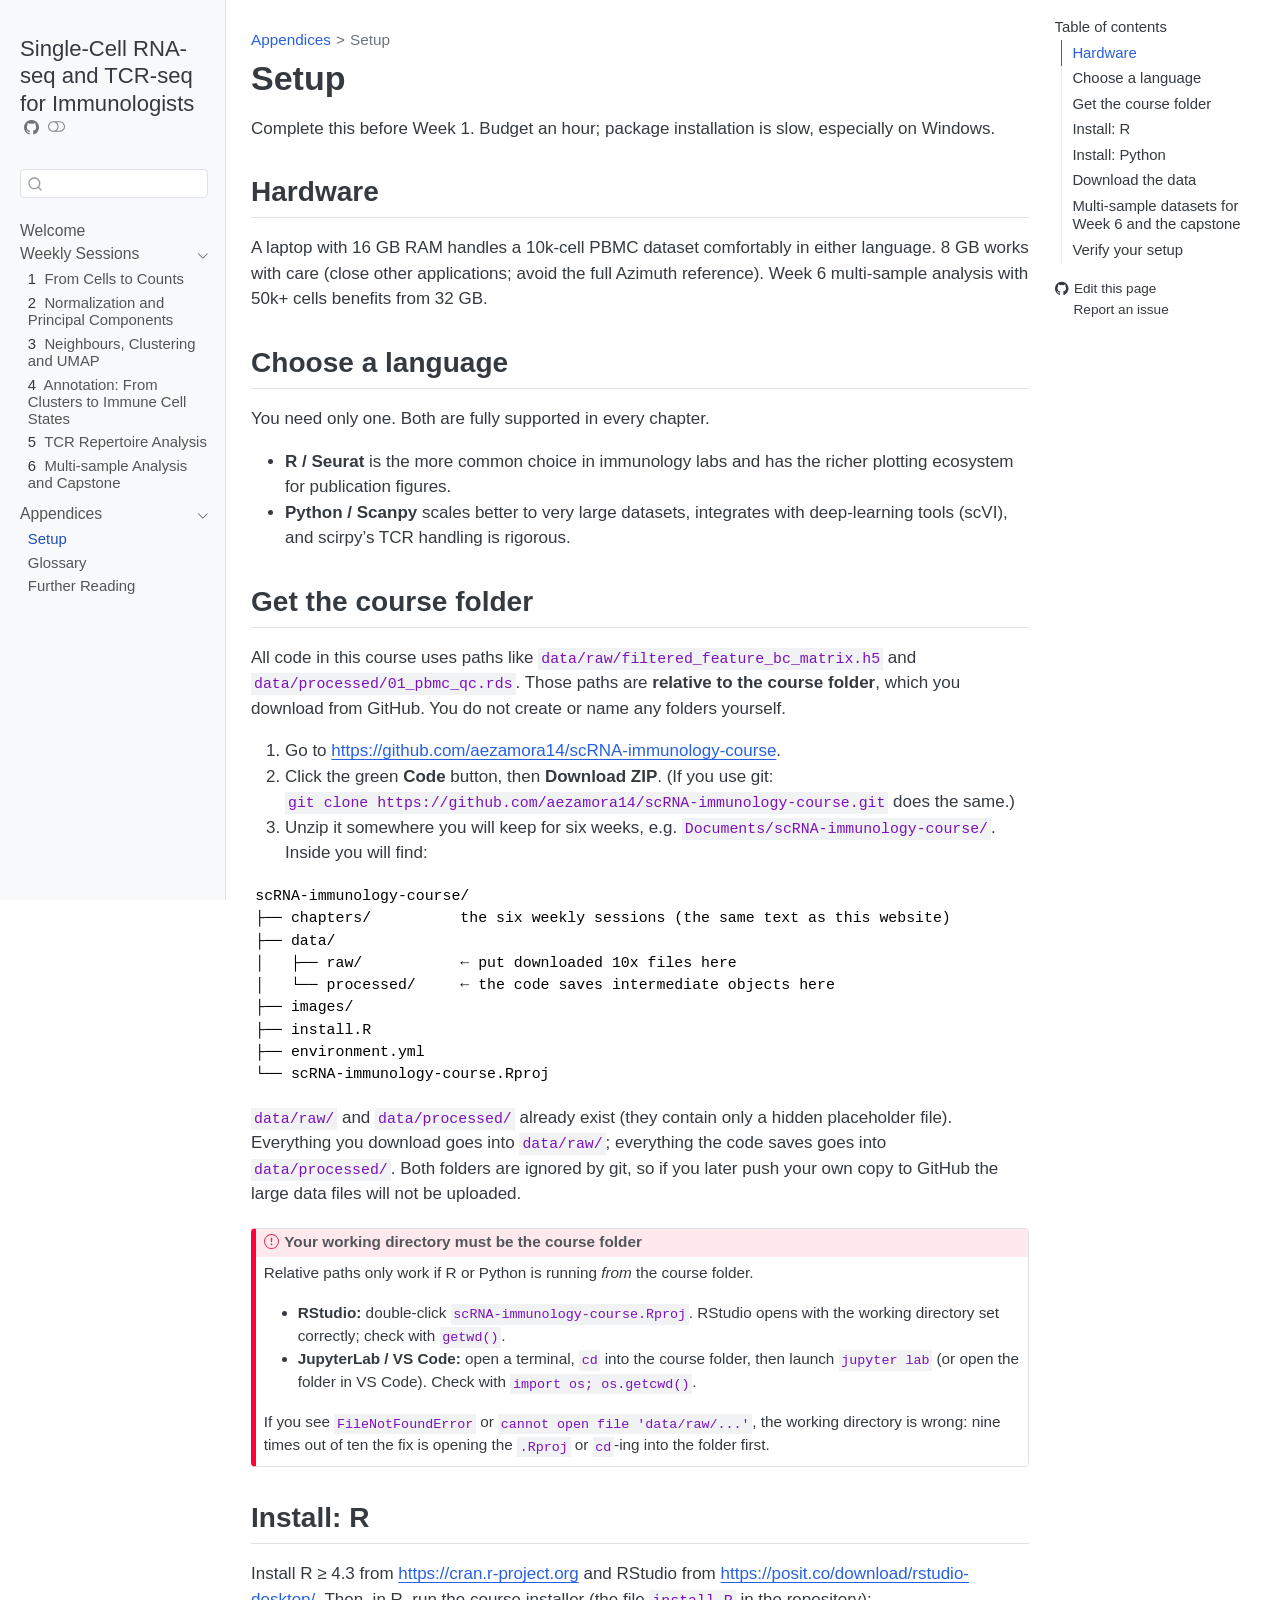
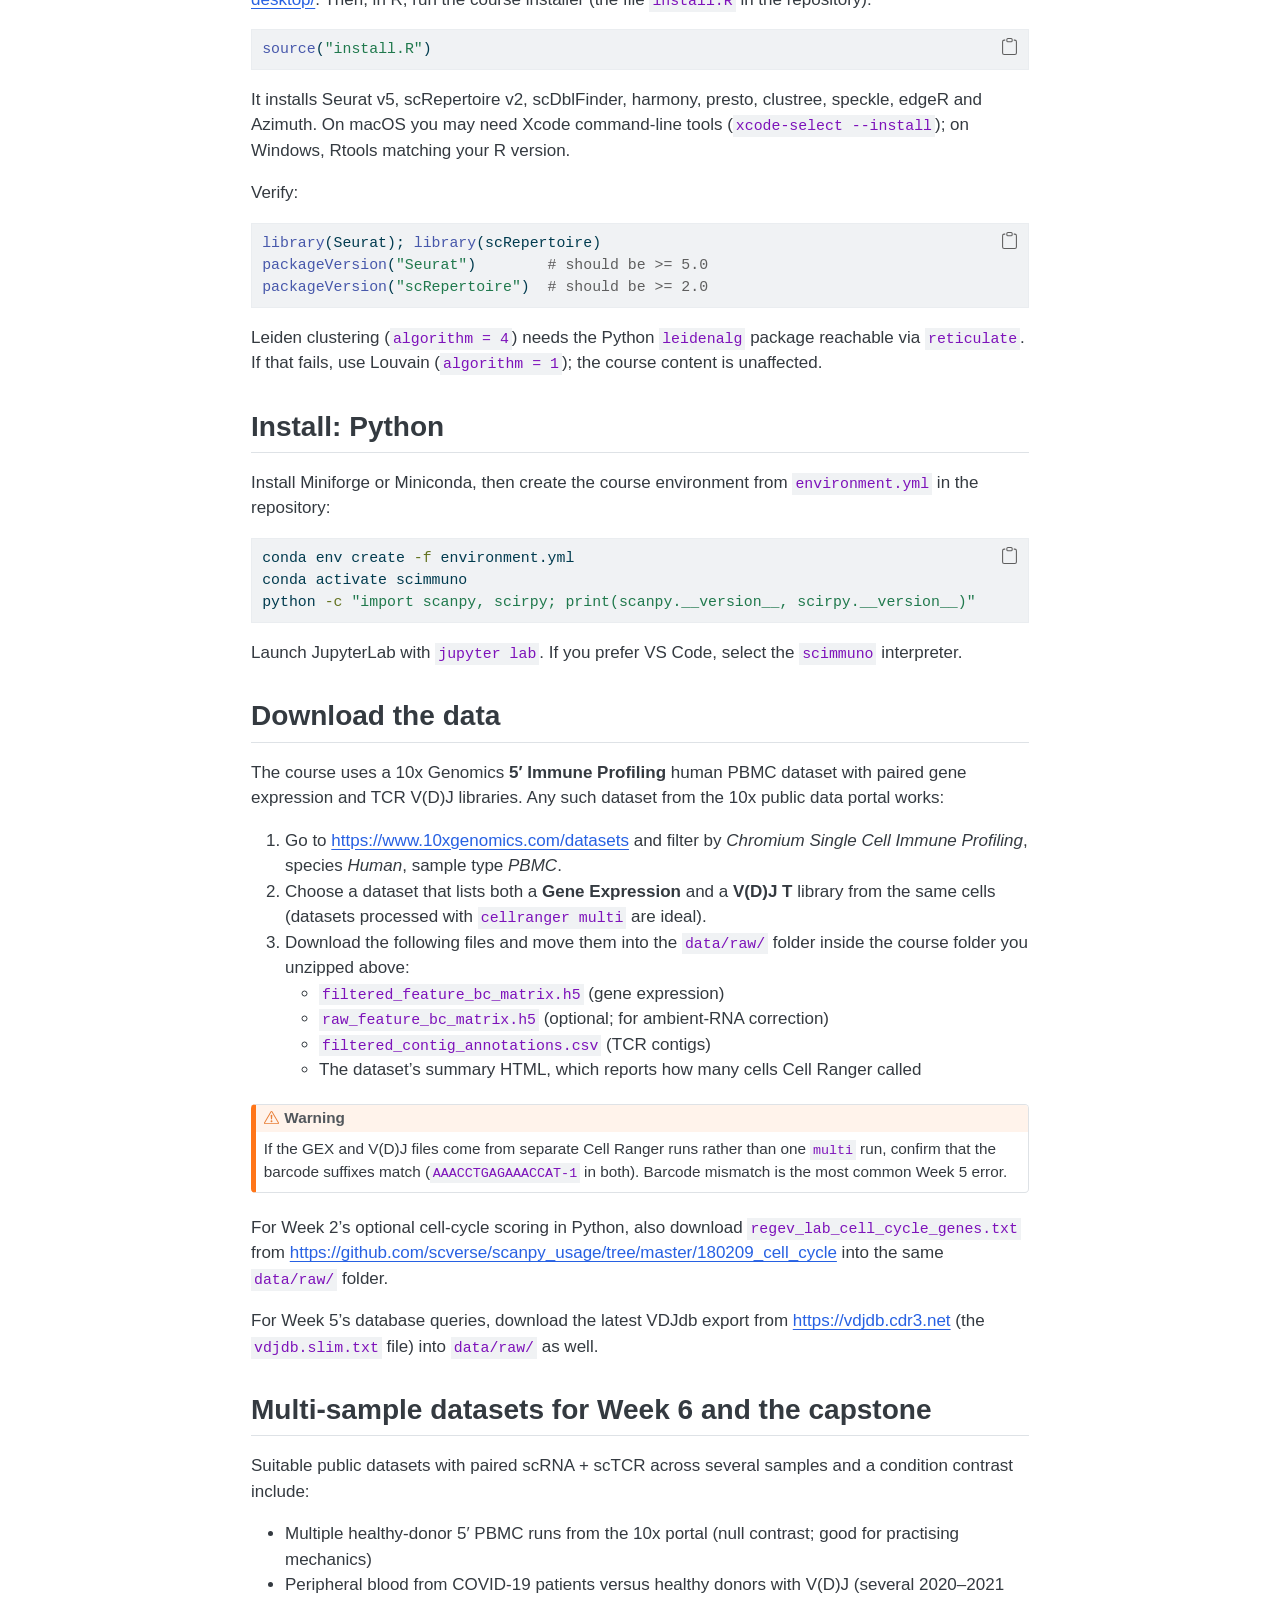
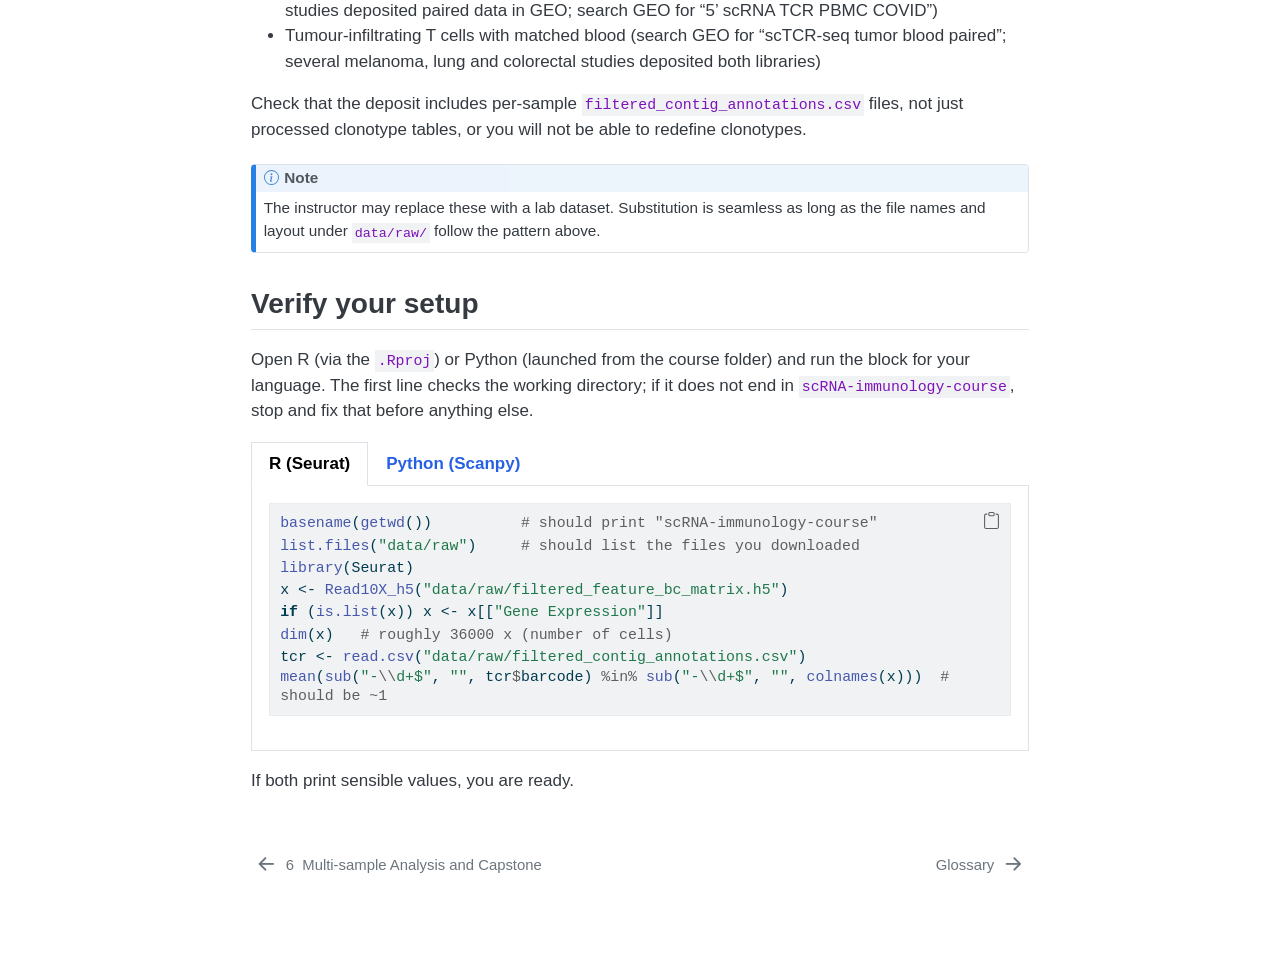
<file: appendix/setup.html>
<!DOCTYPE html>
<html xmlns="http://www.w3.org/1999/xhtml" lang="en" xml:lang="en"><head>

<meta charset="utf-8">
<meta name="generator" content="quarto-1.11.9">

<meta name="viewport" content="width=device-width, initial-scale=1.0, user-scalable=yes">


<title>Setup – Single-Cell RNA-seq and TCR-seq for Immunologists</title>
<style>
/* Default styles provided by pandoc.
** See https://pandoc.org/MANUAL.html#variables-for-html for config info.
*/
span.smallcaps{font-variant: small-caps;}
div.columns{display: flex; gap: 1.5em;}
div.column{flex: auto;}
@media screen {
div.columns{gap: min(4vw, 1.5em);}
div.column{overflow-x: auto;}
}
div.hanging-indent{margin-left: 1.5em; text-indent: -1.5em;}
ul.task-list{list-style: none;}
ul.task-list li input[type="checkbox"] {
  width: 0.8em;
  margin: 0 0.8em 0.2em -1em; /* quarto-specific, see https://github.com/quarto-dev/quarto-cli/issues/4556 */ 
  vertical-align: middle;
}
/* CSS for syntax highlighting */
html { -webkit-text-size-adjust: 100%; }
pre > code.sourceCode { white-space: pre; position: relative; }
pre > code.sourceCode > span { display: inline-block; line-height: 1.25; }
pre > code.sourceCode > span:empty { height: 1.2em; }
.sourceCode { overflow: visible; }
code.sourceCode > span { color: inherit; text-decoration: inherit; }
div.sourceCode { margin: 1em 0; }
pre.sourceCode { margin: 0; }
@media screen {
div.sourceCode { overflow: auto; }
}
@media print {
pre > code.sourceCode { white-space: pre-wrap; }
pre > code.sourceCode > span { text-indent: -5em; padding-left: 5em; }
}
pre.numberSource code
  { counter-reset: source-line 0; }
pre.numberSource code > span
  { position: relative; left: -4em; counter-increment: source-line; }
pre.numberSource code > span > a:first-child::before
  { content: counter(source-line);
    position: relative; left: -1em; text-align: right; vertical-align: baseline;
    border: none; display: inline-block;
    -webkit-touch-callout: none; -webkit-user-select: none;
    -khtml-user-select: none; -moz-user-select: none;
    -ms-user-select: none; user-select: none;
    padding: 0 4px; width: 4em;
  }
pre.numberSource { margin-left: 3em;  padding-left: 4px; }
div.sourceCode
  {   }
@media screen {
pre > code.sourceCode > span > a:first-child::before { text-decoration: underline; }
}
</style>


<script src="../site_libs/quarto-nav/quarto-nav.js"></script>
<script src="../site_libs/quarto-nav/headroom.min.js"></script>
<script src="../site_libs/clipboard/clipboard.min.js"></script>
<script src="../site_libs/quarto-search/autocomplete.umd.js"></script>
<script src="../site_libs/quarto-search/fuse.min.js"></script>
<script src="../site_libs/quarto-search/quarto-search.js"></script>
<meta name="quarto:offset" content="../">
<link href="../appendix/glossary.html" rel="next">
<link href="../chapters/06-multisample-and-capstone.html" rel="prev">
<script src="../site_libs/quarto-html/quarto.js" type="module"></script>
<script src="../site_libs/quarto-html/tabsets/tabsets.js" type="module"></script>
<script src="../site_libs/quarto-html/scrollable-regions/scrollable-regions.js" type="module"></script>
<script src="../site_libs/quarto-html/popper.min.js"></script>
<script src="../site_libs/quarto-html/tippy.umd.min.js"></script>
<script src="../site_libs/quarto-html/anchor.min.js"></script>
<link href="../site_libs/quarto-html/tippy.css" rel="stylesheet">
<link href="../site_libs/quarto-html/quarto-syntax-highlighting-63b5708e65d6cd79cd7618c58d0c21e7.css" rel="stylesheet" class="quarto-color-scheme" id="quarto-text-highlighting-styles">
<link href="../site_libs/quarto-html/quarto-syntax-highlighting-dark-447e42e69aaa9833c0ba1b986f430b20.css" rel="stylesheet" class="quarto-color-scheme quarto-color-alternate" id="quarto-text-highlighting-styles">
<link href="../site_libs/quarto-html/quarto-syntax-highlighting-63b5708e65d6cd79cd7618c58d0c21e7.css" rel="stylesheet" class="quarto-color-scheme-extra" id="quarto-text-highlighting-styles">
<script src="../site_libs/bootstrap/bootstrap.min.js"></script>
<link href="../site_libs/bootstrap/bootstrap-icons.css" rel="stylesheet">
<link href="../site_libs/bootstrap/bootstrap-a14ddb716205d37b0cd7ddc1c0d5f8e2.min.css" rel="stylesheet" append-hash="true" class="quarto-color-scheme" id="quarto-bootstrap" data-mode="light">
<link href="../site_libs/bootstrap/bootstrap-dark-7f333f7748f914eda9c98d44bee5325d.min.css" rel="stylesheet" append-hash="true" class="quarto-color-scheme quarto-color-alternate" id="quarto-bootstrap" data-mode="dark">
<link href="../site_libs/bootstrap/bootstrap-a14ddb716205d37b0cd7ddc1c0d5f8e2.min.css" rel="stylesheet" append-hash="true" class="quarto-color-scheme-extra" id="quarto-bootstrap" data-mode="light">
<script id="quarto-search-options" type="application/json">{
  "location": "sidebar",
  "copy-button": false,
  "collapse-after": 3,
  "panel-placement": "start",
  "type": "textbox",
  "limit": 50,
  "keyboard-shortcut": [
    "f",
    "/",
    "s"
  ],
  "show-item-context": false,
  "language": {
    "search-no-results-text": "No results",
    "search-matching-documents-text": "matching documents",
    "search-copy-link-title": "Copy link to search",
    "search-hide-matches-text": "Hide additional matches",
    "search-more-match-text": "more match in this document",
    "search-more-matches-text": "more matches in this document",
    "search-clear-button-title": "Clear",
    "search-text-placeholder": "",
    "search-detached-cancel-button-title": "Cancel",
    "search-submit-button-title": "Submit",
    "search-label": "Search"
  }
}</script>


</head>

<body class="nav-sidebar docked quarto-light"><a id="quarto-skip-link" class="visually-hidden-focusable" href="#quarto-document-content">Skip to main content</a><script id="quarto-html-before-body" type="application/javascript">
    const toggleBodyColorMode = (bsSheetEl) => {
      const mode = bsSheetEl.getAttribute("data-mode");
      const bodyEl = window.document.querySelector("body");
      if (mode === "dark") {
        bodyEl.classList.add("quarto-dark");
        bodyEl.classList.remove("quarto-light");
      } else {
        bodyEl.classList.add("quarto-light");
        bodyEl.classList.remove("quarto-dark");
      }
    }
    const toggleBodyColorPrimary = () => {
      const bsSheetEl = window.document.querySelector("link#quarto-bootstrap:not([rel=disabled-stylesheet])");
      if (bsSheetEl) {
        toggleBodyColorMode(bsSheetEl);
      }
    }
    const setColorSchemeToggle = (alternate) => {
      const toggles = window.document.querySelectorAll('.quarto-color-scheme-toggle');
      for (let i=0; i < toggles.length; i++) {
        const toggle = toggles[i];
        if (toggle) {
          toggle.setAttribute("aria-checked", alternate ? "true" : "false");
          if (alternate) {
            toggle.classList.add("alternate");
          } else {
            toggle.classList.remove("alternate");
          }
        }
      }
    };
    const toggleColorMode = (alternate) => {
      // Switch the stylesheets
      const primaryStylesheets = window.document.querySelectorAll('link.quarto-color-scheme:not(.quarto-color-alternate)');
      const alternateStylesheets = window.document.querySelectorAll('link.quarto-color-scheme.quarto-color-alternate');
      manageTransitions('#quarto-margin-sidebar .nav-link', false);
      if (alternate) {
        // note: dark is layered on light, we don't disable primary!
        enableStylesheet(alternateStylesheets);
        for (const sheetNode of alternateStylesheets) {
          if (sheetNode.id === "quarto-bootstrap") {
            toggleBodyColorMode(sheetNode);
          }
        }
      } else {
        disableStylesheet(alternateStylesheets);
        enableStylesheet(primaryStylesheets)
        toggleBodyColorPrimary();
      }
      manageTransitions('#quarto-margin-sidebar .nav-link', true);
      // Switch the toggles
      setColorSchemeToggle(alternate)
    }
    // Hack to workaround the fact that safari doesn't
    // properly recolor the scrollbar when toggling (#1455).
    // Not run on load: stylesheets are set before first paint there, and
    // scrolling would undo the scroll to a URL fragment (#14973).
    // The one pixel nudge keeps the reader where they were.
    const refreshSafariScrollbar = () => {
      if (navigator.userAgent.indexOf('Safari') > 0 && navigator.userAgent.indexOf('Chrome') == -1) {
        manageTransitions("body", false);
        const scrollY = window.scrollY;
        window.scrollTo(0, scrollY > 0 ? scrollY - 1 : 1);
        setTimeout(() => {
          window.scrollTo(0, scrollY);
          manageTransitions("body", true);
        }, 40);
      }
    }
    const disableStylesheet = (stylesheets) => {
      for (let i=0; i < stylesheets.length; i++) {
        const stylesheet = stylesheets[i];
        stylesheet.rel = 'disabled-stylesheet';
      }
    }
    const enableStylesheet = (stylesheets) => {
      for (let i=0; i < stylesheets.length; i++) {
        const stylesheet = stylesheets[i];
        if(stylesheet.rel !== 'stylesheet') { // for Chrome, which will still FOUC without this check
          stylesheet.rel = 'stylesheet';
        }
      }
    }
    const manageTransitions = (selector, allowTransitions) => {
      const els = window.document.querySelectorAll(selector);
      for (let i=0; i < els.length; i++) {
        const el = els[i];
        if (allowTransitions) {
          el.classList.remove('notransition');
        } else {
          el.classList.add('notransition');
        }
      }
    }
    const isFileUrl = () => {
      return window.location.protocol === 'file:';
    }
    const hasAlternateSentinel = () => {
      let styleSentinel = getColorSchemeSentinel();
      if (styleSentinel !== null) {
        return styleSentinel === "alternate";
      } else {
        return false;
      }
    }
    const setStyleSentinel = (alternate) => {
      const value = alternate ? "alternate" : "default";
      if (!isFileUrl()) {
        window.localStorage.setItem("quarto-color-scheme", value);
      } else {
        localAlternateSentinel = value;
      }
    }
    const getColorSchemeSentinel = () => {
      if (!isFileUrl()) {
        const storageValue = window.localStorage.getItem("quarto-color-scheme");
        return storageValue != null ? storageValue : localAlternateSentinel;
      } else {
        return localAlternateSentinel;
      }
    }
    const toggleGiscusIfUsed = (isAlternate, darkModeDefault) => {
      const baseTheme = document.querySelector('#giscus-base-theme')?.value ?? 'light';
      const alternateTheme = document.querySelector('#giscus-alt-theme')?.value ?? 'dark';
      let newTheme = '';
      if(authorPrefersDark) {
        newTheme = isAlternate ? baseTheme : alternateTheme;
      } else {
        newTheme = isAlternate ? alternateTheme : baseTheme;
      }
      const changeGiscusTheme = () => {
        // From: https://github.com/giscus/giscus/issues/336
        const sendMessage = (message) => {
          const iframe = document.querySelector('iframe.giscus-frame');
          if (!iframe) return;
          iframe.contentWindow.postMessage({ giscus: message }, 'https://giscus.app');
        }
        sendMessage({
          setConfig: {
            theme: newTheme
          }
        });
      }
      const isGiscussLoaded = window.document.querySelector('iframe.giscus-frame') !== null;
      if (isGiscussLoaded) {
        changeGiscusTheme();
      }
    };
    const authorPrefersDark = false;
    const darkModeDefault = authorPrefersDark;
      document.querySelector('link#quarto-text-highlighting-styles.quarto-color-scheme-extra').rel = 'disabled-stylesheet';
      document.querySelector('link#quarto-bootstrap.quarto-color-scheme-extra').rel = 'disabled-stylesheet';
    let localAlternateSentinel = darkModeDefault ? 'alternate' : 'default';
    // Dark / light mode switch
    window.quartoToggleColorScheme = () => {
      // Read the current dark / light value
      let toAlternate = !hasAlternateSentinel();
      toggleColorMode(toAlternate);
      refreshSafariScrollbar();
      setStyleSentinel(toAlternate);
      toggleGiscusIfUsed(toAlternate, darkModeDefault);
      window.dispatchEvent(new Event('resize'));
    };
    // Switch to dark mode if need be
    if (hasAlternateSentinel()) {
      toggleColorMode(true);
    } else {
      toggleColorMode(false);
    }
  </script>

<div id="quarto-search-results"></div>
  <header id="quarto-header" class="headroom fixed-top">
  <nav class="quarto-secondary-nav" aria-label="Toolbar">
    <div class="container-fluid d-flex">
      <button type="button" class="quarto-btn-toggle btn" data-bs-toggle="collapse" role="button" data-bs-target=".quarto-sidebar-collapse-item" aria-controls="quarto-sidebar" aria-expanded="false" aria-label="Toggle sidebar navigation" onclick="if (window.quartoToggleHeadroom) { window.quartoToggleHeadroom(); }">
        <i class="bi bi-layout-text-sidebar-reverse"></i>
      </button>
        <nav class="quarto-page-breadcrumbs" aria-label="Breadcrumbs"><ol class="breadcrumb"><li class="breadcrumb-item"><a href="../appendix/setup.html">Appendices</a></li><li class="breadcrumb-item"><a href="../appendix/setup.html">Setup</a></li></ol></nav>
        <a class="flex-grow-1" data-bs-toggle="collapse" data-bs-target=".quarto-sidebar-collapse-item" onclick="if (window.quartoToggleHeadroom) { window.quartoToggleHeadroom(); }">      
        </a>
      <button type="button" class="btn quarto-search-button" aria-label="Search" onclick="window.quartoOpenSearch();">
        <i class="bi bi-search"></i>
      </button>
    </div>
  </nav>
</header>
<!-- content -->
<div id="quarto-content" class="quarto-container page-columns page-rows-contents page-layout-article">
<!-- sidebar -->
  <nav id="quarto-sidebar" class="sidebar collapse collapse-horizontal quarto-sidebar-collapse-item sidebar-navigation docked overflow-auto" aria-label="Site">
    <div class="pt-lg-2 mt-2 text-left sidebar-header">
    <div class="sidebar-title mb-0 py-0">
      <a href="../">Single-Cell RNA-seq and TCR-seq for Immunologists</a> 
        <div class="sidebar-tools-main">
    <a href="https://github.com/aezamora14/scRNA-immunology-course" title="Source Code" class="quarto-navigation-tool px-1" aria-label="Source Code"><i class="bi bi-github"></i></a>
  <button type="button" role="switch" aria-checked="false" class="quarto-color-scheme-toggle quarto-navigation-tool  px-1" onclick="window.quartoToggleColorScheme(); return false;" title="Toggle dark mode" aria-label="Toggle dark mode"><i class="bi"></i></button>
</div>
    </div>
      </div>
        <div class="mt-2 flex-shrink-0 align-items-center">
        <div class="sidebar-search">
        <div id="quarto-search" class="" title="Search"></div>
        </div>
        </div>
    <div class="sidebar-menu-container"> 
    <ul class="list-unstyled mt-1">
        <li class="sidebar-item">
  <div class="sidebar-item-container"> 
  <a href="../index.html" class="sidebar-item-text sidebar-link">
 <span class="menu-text">Welcome</span></a>
  </div>
</li>
        <li class="sidebar-item sidebar-item-section">
      <div class="sidebar-item-container"> 
            <button type="button" class="sidebar-item-text sidebar-item-toggle sidebar-link text-start" data-bs-toggle="collapse" data-bs-target="#quarto-sidebar-section-1" aria-controls="quarto-sidebar-section-1" aria-expanded="true">
 <span class="menu-text" id="quarto-sidebar-section-1-label">Weekly Sessions</span><i class="bi bi-chevron-right" aria-hidden="true"></i></button>
      </div>
      <ul id="quarto-sidebar-section-1" aria-labelledby="quarto-sidebar-section-1-label" class="collapse list-unstyled sidebar-section depth1 show">  
          <li class="sidebar-item">
  <div class="sidebar-item-container"> 
  <a href="../chapters/01-from-cells-to-counts.html" class="sidebar-item-text sidebar-link">
 <span class="menu-text"><span class="chapter-number">1</span>&nbsp; <span class="chapter-title">From Cells to Counts</span></span></a>
  </div>
</li>
          <li class="sidebar-item">
  <div class="sidebar-item-container"> 
  <a href="../chapters/02-normalization-and-pca.html" class="sidebar-item-text sidebar-link">
 <span class="menu-text"><span class="chapter-number">2</span>&nbsp; <span class="chapter-title">Normalization and Principal Components</span></span></a>
  </div>
</li>
          <li class="sidebar-item">
  <div class="sidebar-item-container"> 
  <a href="../chapters/03-neighbors-clustering-umap.html" class="sidebar-item-text sidebar-link">
 <span class="menu-text"><span class="chapter-number">3</span>&nbsp; <span class="chapter-title">Neighbours, Clustering and UMAP</span></span></a>
  </div>
</li>
          <li class="sidebar-item">
  <div class="sidebar-item-container"> 
  <a href="../chapters/04-annotation.html" class="sidebar-item-text sidebar-link">
 <span class="menu-text"><span class="chapter-number">4</span>&nbsp; <span class="chapter-title">Annotation: From Clusters to Immune Cell States</span></span></a>
  </div>
</li>
          <li class="sidebar-item">
  <div class="sidebar-item-container"> 
  <a href="../chapters/05-tcr-repertoire.html" class="sidebar-item-text sidebar-link">
 <span class="menu-text"><span class="chapter-number">5</span>&nbsp; <span class="chapter-title">TCR Repertoire Analysis</span></span></a>
  </div>
</li>
          <li class="sidebar-item">
  <div class="sidebar-item-container"> 
  <a href="../chapters/06-multisample-and-capstone.html" class="sidebar-item-text sidebar-link">
 <span class="menu-text"><span class="chapter-number">6</span>&nbsp; <span class="chapter-title">Multi-sample Analysis and Capstone</span></span></a>
  </div>
</li>
      </ul>
  </li>
        <li class="sidebar-item sidebar-item-section">
      <div class="sidebar-item-container"> 
            <button type="button" class="sidebar-item-text sidebar-item-toggle sidebar-link text-start" data-bs-toggle="collapse" data-bs-target="#quarto-sidebar-section-2" aria-controls="quarto-sidebar-section-2" aria-expanded="true">
 <span class="menu-text" id="quarto-sidebar-section-2-label">Appendices</span><i class="bi bi-chevron-right" aria-hidden="true"></i></button>
      </div>
      <ul id="quarto-sidebar-section-2" aria-labelledby="quarto-sidebar-section-2-label" class="collapse list-unstyled sidebar-section depth1 show">  
          <li class="sidebar-item">
  <div class="sidebar-item-container"> 
  <a href="../appendix/setup.html" class="sidebar-item-text sidebar-link active">
 <span class="menu-text">Setup</span></a>
  </div>
</li>
          <li class="sidebar-item">
  <div class="sidebar-item-container"> 
  <a href="../appendix/glossary.html" class="sidebar-item-text sidebar-link">
 <span class="menu-text">Glossary</span></a>
  </div>
</li>
          <li class="sidebar-item">
  <div class="sidebar-item-container"> 
  <a href="../appendix/further-reading.html" class="sidebar-item-text sidebar-link">
 <span class="menu-text">Further Reading</span></a>
  </div>
</li>
      </ul>
  </li>
    </ul>
    </div>
</nav>
<div id="quarto-sidebar-glass" class="quarto-sidebar-collapse-item" data-bs-toggle="collapse" data-bs-target=".quarto-sidebar-collapse-item"></div>
<!-- margin-sidebar -->
    <div id="quarto-margin-sidebar" class="sidebar margin-sidebar">
        <nav id="TOC" role="doc-toc" aria-labelledby="toc-title" class="toc-active">
    <h2 id="toc-title">Table of contents</h2>
   
  <ul>
  <li><a href="#hardware" id="toc-hardware" class="nav-link active" data-scroll-target="#hardware">Hardware</a></li>
  <li><a href="#choose-a-language" id="toc-choose-a-language" class="nav-link" data-scroll-target="#choose-a-language">Choose a language</a></li>
  <li><a href="#get-the-course-folder" id="toc-get-the-course-folder" class="nav-link" data-scroll-target="#get-the-course-folder">Get the course folder</a></li>
  <li><a href="#install-r" id="toc-install-r" class="nav-link" data-scroll-target="#install-r">Install: R</a></li>
  <li><a href="#install-python" id="toc-install-python" class="nav-link" data-scroll-target="#install-python">Install: Python</a></li>
  <li><a href="#download-the-data" id="toc-download-the-data" class="nav-link" data-scroll-target="#download-the-data">Download the data</a></li>
  <li><a href="#multi-sample-datasets-for-week-6-and-the-capstone" id="toc-multi-sample-datasets-for-week-6-and-the-capstone" class="nav-link" data-scroll-target="#multi-sample-datasets-for-week-6-and-the-capstone">Multi-sample datasets for Week 6 and the capstone</a></li>
  <li><a href="#verify-your-setup" id="toc-verify-your-setup" class="nav-link" data-scroll-target="#verify-your-setup">Verify your setup</a></li>
  </ul>
<div class="toc-actions"><ul><li><a href="https://github.com/aezamora14/scRNA-immunology-course/edit/main/appendix/setup.qmd" class="toc-action"><i class="bi bi-github"></i>Edit this page</a></li><li><a href="https://github.com/aezamora14/scRNA-immunology-course/issues/new" class="toc-action"><i class="bi empty"></i>Report an issue</a></li></ul></div></nav>
    </div>
<!-- main -->
<main class="content" id="quarto-document-content" tabindex="-1">


<header id="title-block-header" class="quarto-title-block default"><nav class="quarto-page-breadcrumbs quarto-title-breadcrumbs d-none d-lg-block" aria-label="Breadcrumbs"><ol class="breadcrumb"><li class="breadcrumb-item"><a href="../appendix/setup.html">Appendices</a></li><li class="breadcrumb-item"><a href="../appendix/setup.html">Setup</a></li></ol></nav>
<div class="quarto-title">
<h1 class="title"><span id="sec-setup" class="quarto-section-identifier">Setup</span></h1>
</div>



<div class="quarto-title-meta">

    
  
    
  </div>
  


</header>


<p>Complete this before Week 1. Budget an hour; package installation is slow, especially on Windows.</p>
<section id="hardware" class="level2">
<h2 class="anchored" data-anchor-id="hardware">Hardware</h2>
<p>A laptop with 16 GB RAM handles a 10k-cell PBMC dataset comfortably in either language. 8 GB works with care (close other applications; avoid the full Azimuth reference). Week 6 multi-sample analysis with 50k+ cells benefits from 32 GB.</p>
</section>
<section id="choose-a-language" class="level2">
<h2 class="anchored" data-anchor-id="choose-a-language">Choose a language</h2>
<p>You need only one. Both are fully supported in every chapter.</p>
<ul>
<li><strong>R / Seurat</strong> is the more common choice in immunology labs and has the richer plotting ecosystem for publication figures.</li>
<li><strong>Python / Scanpy</strong> scales better to very large datasets, integrates with deep-learning tools (scVI), and scirpy’s TCR handling is rigorous.</li>
</ul>
</section>
<section id="get-the-course-folder" class="level2">
<h2 class="anchored" data-anchor-id="get-the-course-folder">Get the course folder</h2>
<p>All code in this course uses paths like <code>data/raw/filtered_feature_bc_matrix.h5</code> and <code>data/processed/01_pbmc_qc.rds</code>. Those paths are <strong>relative to the course folder</strong>, which you download from GitHub. You do not create or name any folders yourself.</p>
<ol type="1">
<li>Go to <a href="https://github.com/aezamora14/scRNA-immunology-course" class="uri">https://github.com/aezamora14/scRNA-immunology-course</a>.</li>
<li>Click the green <strong>Code</strong> button, then <strong>Download ZIP</strong>. (If you use git: <code>git clone https://github.com/aezamora14/scRNA-immunology-course.git</code> does the same.)</li>
<li>Unzip it somewhere you will keep for six weeks, e.g.&nbsp;<code>Documents/scRNA-immunology-course/</code>. Inside you will find:</li>
</ol>
<pre><code>scRNA-immunology-course/
├── chapters/          the six weekly sessions (the same text as this website)
├── data/
│   ├── raw/           ← put downloaded 10x files here
│   └── processed/     ← the code saves intermediate objects here
├── images/
├── install.R
├── environment.yml
└── scRNA-immunology-course.Rproj</code></pre>
<p><code>data/raw/</code> and <code>data/processed/</code> already exist (they contain only a hidden placeholder file). Everything you download goes into <code>data/raw/</code>; everything the code saves goes into <code>data/processed/</code>. Both folders are ignored by git, so if you later push your own copy to GitHub the large data files will not be uploaded.</p>
<div class="callout callout-style-default callout-important callout-titled">
<div class="callout-header d-flex align-content-center">
<div class="callout-icon-container">
<i class="callout-icon"></i>
</div>
<div class="callout-title-container flex-fill">
<span class="screen-reader-only">Important</span>Your working directory must be the course folder
</div>
</div>
<div class="callout-body-container callout-body">
<p>Relative paths only work if R or Python is running <em>from</em> the course folder.</p>
<ul>
<li><strong>RStudio:</strong> double-click <code>scRNA-immunology-course.Rproj</code>. RStudio opens with the working directory set correctly; check with <code>getwd()</code>.</li>
<li><strong>JupyterLab / VS Code:</strong> open a terminal, <code>cd</code> into the course folder, then launch <code>jupyter lab</code> (or open the folder in VS Code). Check with <code>import os; os.getcwd()</code>.</li>
</ul>
<p>If you see <code>FileNotFoundError</code> or <code>cannot open file 'data/raw/...'</code>, the working directory is wrong: nine times out of ten the fix is opening the <code>.Rproj</code> or <code>cd</code>-ing into the folder first.</p>
</div>
</div>
</section>
<section id="install-r" class="level2">
<h2 class="anchored" data-anchor-id="install-r">Install: R</h2>
<p>Install R ≥ 4.3 from <a href="https://cran.r-project.org" class="uri">https://cran.r-project.org</a> and RStudio from <a href="https://posit.co/download/rstudio-desktop/" class="uri">https://posit.co/download/rstudio-desktop/</a>. Then, in R, run the course installer (the file <code>install.R</code> in the repository):</p>
<div class="code-copy-outer-scaffold"><div class="sourceCode" id="cb2"><pre class="sourceCode r code-with-copy"><code class="sourceCode r"><span id="cb2-1"><a href="#cb2-1" aria-hidden="true" tabindex="-1"></a><span class="fu">source</span>(<span class="st">"install.R"</span>)</span></code></pre></div><button title="Copy to Clipboard" class="code-copy-button"><i class="bi"></i></button></div>
<p>It installs Seurat v5, scRepertoire v2, scDblFinder, harmony, presto, clustree, speckle, edgeR and Azimuth. On macOS you may need Xcode command-line tools (<code>xcode-select --install</code>); on Windows, Rtools matching your R version.</p>
<p>Verify:</p>
<div class="code-copy-outer-scaffold"><div class="sourceCode" id="cb3"><pre class="sourceCode r code-with-copy"><code class="sourceCode r"><span id="cb3-1"><a href="#cb3-1" aria-hidden="true" tabindex="-1"></a><span class="fu">library</span>(Seurat); <span class="fu">library</span>(scRepertoire)</span>
<span id="cb3-2"><a href="#cb3-2" aria-hidden="true" tabindex="-1"></a><span class="fu">packageVersion</span>(<span class="st">"Seurat"</span>)        <span class="co"># should be &gt;= 5.0</span></span>
<span id="cb3-3"><a href="#cb3-3" aria-hidden="true" tabindex="-1"></a><span class="fu">packageVersion</span>(<span class="st">"scRepertoire"</span>)  <span class="co"># should be &gt;= 2.0</span></span></code></pre></div><button title="Copy to Clipboard" class="code-copy-button"><i class="bi"></i></button></div>
<p>Leiden clustering (<code>algorithm = 4</code>) needs the Python <code>leidenalg</code> package reachable via <code>reticulate</code>. If that fails, use Louvain (<code>algorithm = 1</code>); the course content is unaffected.</p>
</section>
<section id="install-python" class="level2">
<h2 class="anchored" data-anchor-id="install-python">Install: Python</h2>
<p>Install Miniforge or Miniconda, then create the course environment from <code>environment.yml</code> in the repository:</p>
<div class="code-copy-outer-scaffold"><div class="sourceCode" id="cb4"><pre class="sourceCode bash code-with-copy"><code class="sourceCode bash"><span id="cb4-1"><a href="#cb4-1" aria-hidden="true" tabindex="-1"></a><span class="ex">conda</span> env create <span class="at">-f</span> environment.yml</span>
<span id="cb4-2"><a href="#cb4-2" aria-hidden="true" tabindex="-1"></a><span class="ex">conda</span> activate scimmuno</span>
<span id="cb4-3"><a href="#cb4-3" aria-hidden="true" tabindex="-1"></a><span class="ex">python</span> <span class="at">-c</span> <span class="st">"import scanpy, scirpy; print(scanpy.__version__, scirpy.__version__)"</span></span></code></pre></div><button title="Copy to Clipboard" class="code-copy-button"><i class="bi"></i></button></div>
<p>Launch JupyterLab with <code>jupyter lab</code>. If you prefer VS Code, select the <code>scimmuno</code> interpreter.</p>
</section>
<section id="download-the-data" class="level2">
<h2 class="anchored" data-anchor-id="download-the-data">Download the data</h2>
<p>The course uses a 10x Genomics <strong>5′ Immune Profiling</strong> human PBMC dataset with paired gene expression and TCR V(D)J libraries. Any such dataset from the 10x public data portal works:</p>
<ol type="1">
<li>Go to <a href="https://www.10xgenomics.com/datasets" class="uri">https://www.10xgenomics.com/datasets</a> and filter by <em>Chromium Single Cell Immune Profiling</em>, species <em>Human</em>, sample type <em>PBMC</em>.</li>
<li>Choose a dataset that lists both a <strong>Gene Expression</strong> and a <strong>V(D)J T</strong> library from the same cells (datasets processed with <code>cellranger multi</code> are ideal).</li>
<li>Download the following files and move them into the <code>data/raw/</code> folder inside the course folder you unzipped above:
<ul>
<li><code>filtered_feature_bc_matrix.h5</code> (gene expression)</li>
<li><code>raw_feature_bc_matrix.h5</code> (optional; for ambient-RNA correction)</li>
<li><code>filtered_contig_annotations.csv</code> (TCR contigs)</li>
<li>The dataset’s summary HTML, which reports how many cells Cell Ranger called</li>
</ul></li>
</ol>
<div class="callout callout-style-default callout-warning callout-titled">
<div class="callout-header d-flex align-content-center">
<div class="callout-icon-container">
<i class="callout-icon"></i>
</div>
<div class="callout-title-container flex-fill">
Warning
</div>
</div>
<div class="callout-body-container callout-body">
<p>If the GEX and V(D)J files come from separate Cell Ranger runs rather than one <code>multi</code> run, confirm that the barcode suffixes match (<code>AAACCTGAGAAACCAT-1</code> in both). Barcode mismatch is the most common Week 5 error.</p>
</div>
</div>
<p>For Week 2’s optional cell-cycle scoring in Python, also download <code>regev_lab_cell_cycle_genes.txt</code> from <a href="https://github.com/scverse/scanpy_usage/tree/master/180209_cell_cycle" class="uri">https://github.com/scverse/scanpy_usage/tree/master/180209_cell_cycle</a> into the same <code>data/raw/</code> folder.</p>
<p>For Week 5’s database queries, download the latest VDJdb export from <a href="https://vdjdb.cdr3.net" class="uri">https://vdjdb.cdr3.net</a> (the <code>vdjdb.slim.txt</code> file) into <code>data/raw/</code> as well.</p>
</section>
<section id="multi-sample-datasets-for-week-6-and-the-capstone" class="level2">
<h2 class="anchored" data-anchor-id="multi-sample-datasets-for-week-6-and-the-capstone">Multi-sample datasets for Week 6 and the capstone</h2>
<p>Suitable public datasets with paired scRNA + scTCR across several samples and a condition contrast include:</p>
<ul>
<li>Multiple healthy-donor 5′ PBMC runs from the 10x portal (null contrast; good for practising mechanics)</li>
<li>Peripheral blood from COVID-19 patients versus healthy donors with V(D)J (several 2020–2021 studies deposited paired data in GEO; search GEO for “5’ scRNA TCR PBMC COVID”)</li>
<li>Tumour-infiltrating T cells with matched blood (search GEO for “scTCR-seq tumor blood paired”; several melanoma, lung and colorectal studies deposited both libraries)</li>
</ul>
<p>Check that the deposit includes per-sample <code>filtered_contig_annotations.csv</code> files, not just processed clonotype tables, or you will not be able to redefine clonotypes.</p>
<div class="callout callout-style-default callout-note callout-titled">
<div class="callout-header d-flex align-content-center">
<div class="callout-icon-container">
<i class="callout-icon"></i>
</div>
<div class="callout-title-container flex-fill">
Note
</div>
</div>
<div class="callout-body-container callout-body">
<p>The instructor may replace these with a lab dataset. Substitution is seamless as long as the file names and layout under <code>data/raw/</code> follow the pattern above.</p>
</div>
</div>
</section>
<section id="verify-your-setup" class="level2">
<h2 class="anchored" data-anchor-id="verify-your-setup">Verify your setup</h2>
<p>Open R (via the <code>.Rproj</code>) or Python (launched from the course folder) and run the block for your language. The first line checks the working directory; if it does not end in <code>scRNA-immunology-course</code>, stop and fix that before anything else.</p>
<div class="tabset-margin-container"></div><div class="panel-tabset" data-group="language">
<ul class="nav nav-tabs" role="tablist"><li class="nav-item" role="presentation"><a class="nav-link active" id="tabset-1-1-tab" data-bs-toggle="tab" data-bs-target="#tabset-1-1" role="tab" aria-controls="tabset-1-1" aria-selected="true" href="">R (Seurat)</a></li><li class="nav-item" role="presentation"><a class="nav-link" id="tabset-1-2-tab" data-bs-toggle="tab" data-bs-target="#tabset-1-2" role="tab" aria-controls="tabset-1-2" aria-selected="false" href="">Python (Scanpy)</a></li></ul>
<div class="tab-content" data-group="language">
<div id="tabset-1-1" class="tab-pane active" role="tabpanel" aria-labelledby="tabset-1-1-tab">
<div class="code-copy-outer-scaffold"><div class="sourceCode" id="cb5"><pre class="sourceCode r code-with-copy"><code class="sourceCode r"><span id="cb5-1"><a href="#cb5-1" aria-hidden="true" tabindex="-1"></a><span class="fu">basename</span>(<span class="fu">getwd</span>())          <span class="co"># should print "scRNA-immunology-course"</span></span>
<span id="cb5-2"><a href="#cb5-2" aria-hidden="true" tabindex="-1"></a><span class="fu">list.files</span>(<span class="st">"data/raw"</span>)     <span class="co"># should list the files you downloaded</span></span>
<span id="cb5-3"><a href="#cb5-3" aria-hidden="true" tabindex="-1"></a><span class="fu">library</span>(Seurat)</span>
<span id="cb5-4"><a href="#cb5-4" aria-hidden="true" tabindex="-1"></a>x <span class="ot">&lt;-</span> <span class="fu">Read10X_h5</span>(<span class="st">"data/raw/filtered_feature_bc_matrix.h5"</span>)</span>
<span id="cb5-5"><a href="#cb5-5" aria-hidden="true" tabindex="-1"></a><span class="cf">if</span> (<span class="fu">is.list</span>(x)) x <span class="ot">&lt;-</span> x[[<span class="st">"Gene Expression"</span>]]</span>
<span id="cb5-6"><a href="#cb5-6" aria-hidden="true" tabindex="-1"></a><span class="fu">dim</span>(x)   <span class="co"># roughly 36000 x (number of cells)</span></span>
<span id="cb5-7"><a href="#cb5-7" aria-hidden="true" tabindex="-1"></a>tcr <span class="ot">&lt;-</span> <span class="fu">read.csv</span>(<span class="st">"data/raw/filtered_contig_annotations.csv"</span>)</span>
<span id="cb5-8"><a href="#cb5-8" aria-hidden="true" tabindex="-1"></a><span class="fu">mean</span>(<span class="fu">sub</span>(<span class="st">"-</span><span class="sc">\\</span><span class="st">d+$"</span>, <span class="st">""</span>, tcr<span class="sc">$</span>barcode) <span class="sc">%in%</span> <span class="fu">sub</span>(<span class="st">"-</span><span class="sc">\\</span><span class="st">d+$"</span>, <span class="st">""</span>, <span class="fu">colnames</span>(x)))  <span class="co"># should be ~1</span></span></code></pre></div><button title="Copy to Clipboard" class="code-copy-button"><i class="bi"></i></button></div>
</div>
<div id="tabset-1-2" class="tab-pane" role="tabpanel" aria-labelledby="tabset-1-2-tab">
<div class="code-copy-outer-scaffold"><div class="sourceCode" id="cb6"><pre class="sourceCode python code-with-copy"><code class="sourceCode python"><span id="cb6-1"><a href="#cb6-1" aria-hidden="true" tabindex="-1"></a><span class="im">import</span> os<span class="op">;</span> <span class="bu">print</span>(os.path.basename(os.getcwd()))   <span class="co"># should print "scRNA-immunology-course"</span></span>
<span id="cb6-2"><a href="#cb6-2" aria-hidden="true" tabindex="-1"></a><span class="bu">print</span>(os.listdir(<span class="st">"data/raw"</span>))                       <span class="co"># should list the files you downloaded</span></span>
<span id="cb6-3"><a href="#cb6-3" aria-hidden="true" tabindex="-1"></a><span class="im">import</span> scanpy <span class="im">as</span> sc, pandas <span class="im">as</span> pd</span>
<span id="cb6-4"><a href="#cb6-4" aria-hidden="true" tabindex="-1"></a>a <span class="op">=</span> sc.read_10x_h5(<span class="st">"data/raw/filtered_feature_bc_matrix.h5"</span>)</span>
<span id="cb6-5"><a href="#cb6-5" aria-hidden="true" tabindex="-1"></a><span class="bu">print</span>(a.shape)   <span class="co"># (number of cells, roughly 36000)</span></span>
<span id="cb6-6"><a href="#cb6-6" aria-hidden="true" tabindex="-1"></a>tcr <span class="op">=</span> pd.read_csv(<span class="st">"data/raw/filtered_contig_annotations.csv"</span>)</span>
<span id="cb6-7"><a href="#cb6-7" aria-hidden="true" tabindex="-1"></a><span class="bu">print</span>(tcr[<span class="st">"barcode"</span>].<span class="bu">str</span>.replace(<span class="vs">r"-</span><span class="dv">\d</span><span class="op">+</span><span class="dv">$</span><span class="vs">"</span>, <span class="st">""</span>, regex<span class="op">=</span><span class="va">True</span>).isin(</span>
<span id="cb6-8"><a href="#cb6-8" aria-hidden="true" tabindex="-1"></a>      a.obs_names.<span class="bu">str</span>.replace(<span class="vs">r"-</span><span class="dv">\d</span><span class="op">+</span><span class="dv">$</span><span class="vs">"</span>, <span class="st">""</span>, regex<span class="op">=</span><span class="va">True</span>)).mean())   <span class="co"># should be ~1</span></span></code></pre></div><button title="Copy to Clipboard" class="code-copy-button"><i class="bi"></i></button></div>
</div>
</div>
</div>
<p>If both print sensible values, you are ready.</p>


</section>

</main> <!-- /main -->
<script id="quarto-html-after-body" type="application/javascript">
  window.document.addEventListener("DOMContentLoaded", function (event) {
    // Ensure there is a toggle, if there isn't float one in the top right
    if (window.document.querySelector('.quarto-color-scheme-toggle') === null) {
      const toggle = window.document.createElement('button');
      toggle.type = "button";
      toggle.setAttribute("role", "switch");
      toggle.setAttribute("aria-checked", "false");
      toggle.classList.add('top-right');
      toggle.classList.add('quarto-color-scheme-toggle');
      toggle.setAttribute("aria-label", "Toggle dark mode");
      toggle.onclick = function() { try { window.quartoToggleColorScheme(); } catch {} return false; };
      const i = window.document.createElement("i");
      i.classList.add('bi');
      toggle.appendChild(i);
      // Put the toggle in a landmark of its own, so that landmark navigation
      // can reach it.
      //
      // The container is always a fresh direct child of body, and the toggle is
      // never moved into page furniture that the theme or the author controls.
      // The toggle is positioned against the page, so any ancestor that
      // establishes a containing block captures it: a positioned element or a
      // grid for position: absolute, and transform, filter, will-change or
      // contain for position: fixed. A direct child of body has none of these
      // to inherit, and the shift when one appears is silent and visual.
      //
      // ARIA says a document should have at most one banner, and axe reports a
      // duplicate whether or not the banners carry distinct labels. So use a
      // header when the page has no banner yet, and a named region otherwise.
      //
      // A header is a banner wherever it sits, unless it is inside sectioning
      // content, so this cannot just look at the children of body: a custom
      // page layout wraps the title block header in a plain div. An explicit
      // role="banner" always counts.
      const sectioning = 'article, aside, main, nav, section, [role="article"], [role="complementary"], [role="main"], [role="navigation"], [role="region"]';
      const hasBanner = Array.from(
        window.document.querySelectorAll('header:not([role]), [role="banner"]')
      ).some(function(el) {
        return el.hasAttribute("role") || el.closest(sectioning) === null;
      });
      const container = window.document.createElement(hasBanner ? "div" : "header");
      if (hasBanner) {
        container.setAttribute("role", "region");
        container.setAttribute("aria-label", "Toggle dark mode");
      }
      container.classList.add('quarto-color-scheme-toggle-container');
      container.appendChild(toggle);
      window.document.body.appendChild(container);
    }
    setColorSchemeToggle(hasAlternateSentinel())
    const icon = "";
    const anchorJS = new window.AnchorJS();
    anchorJS.options = {
      placement: 'right',
      icon: icon
    };
    anchorJS.add('.anchored');
    const isCodeAnnotation = (el) => {
      for (const clz of el.classList) {
        if (clz.startsWith('code-annotation-')) {                     
          return true;
        }
      }
      return false;
    }
    const onCopySuccess = function(e) {
      // button target
      const button = e.trigger;
      // don't keep focus
      button.blur();
      // flash "checked"
      button.classList.add('code-copy-button-checked');
      var currentTitle = button.getAttribute("title");
      button.setAttribute("title", "Copied!");
      let tooltip;
      if (window.bootstrap) {
        button.setAttribute("data-bs-toggle", "tooltip");
        button.setAttribute("data-bs-placement", "left");
        button.setAttribute("data-bs-title", "Copied!");
        tooltip = new bootstrap.Tooltip(button, 
          { trigger: "manual", 
            customClass: "code-copy-button-tooltip",
            offset: [0, -8]});
        tooltip.show();    
      }
      setTimeout(function() {
        if (tooltip) {
          tooltip.hide();
          button.removeAttribute("data-bs-title");
          button.removeAttribute("data-bs-toggle");
          button.removeAttribute("data-bs-placement");
        }
        button.setAttribute("title", currentTitle);
        button.classList.remove('code-copy-button-checked');
      }, 1000);
      // clear code selection
      e.clearSelection();
    }
    const getTextToCopy = function(trigger) {
      const outerScaffold = trigger.parentElement.cloneNode(true);
      const codeEl = outerScaffold.querySelector('code');
      for (const childEl of codeEl.children) {
        if (isCodeAnnotation(childEl)) {
          childEl.remove();
        }
      }
      return codeEl.innerText;
    }
    const clipboard = new window.ClipboardJS('.code-copy-button:not([data-in-quarto-modal])', {
      text: getTextToCopy
    });
    clipboard.on('success', onCopySuccess);
    if (window.document.getElementById('quarto-embedded-source-code-modal')) {
      const clipboardModal = new window.ClipboardJS('.code-copy-button[data-in-quarto-modal]', {
        text: getTextToCopy,
        container: window.document.getElementById('quarto-embedded-source-code-modal')
      });
      clipboardModal.on('success', onCopySuccess);
    }
      var localhostRegex = new RegExp(/^(?:http|https):\/\/localhost\:?[0-9]*\//);
      var mailtoRegex = new RegExp(/^mailto:/);
        var filterRegex = new RegExp('/' + window.location.host + '/');
      const newWindowLabel = "(opens in a new tab)";
      const newWindowNoteId = "quarto-ext-newwindow-label";
      // Links reference one hidden label through aria-describedby, so the
      // announcement never changes their accessible name.
      var describeNewWindow = (link) => {
        if (!window.document.getElementById(newWindowNoteId)) {
          var newWindowNote = window.document.createElement("span");
          newWindowNote.id = newWindowNoteId;
          newWindowNote.hidden = true;
          newWindowNote.textContent = newWindowLabel;
          window.document.body.appendChild(newWindowNote);
        }
        var describedBy = (link.getAttribute("aria-describedby") || "").split(/\s+/).filter(Boolean);
        if (!describedBy.includes(newWindowNoteId)) {
          describedBy.push(newWindowNoteId);
          link.setAttribute("aria-describedby", describedBy.join(" "));
        }
      }
      var isInternal = (href) => {
          return filterRegex.test(href) || localhostRegex.test(href) || mailtoRegex.test(href);
      }
      // Inspect non-navigation links and adorn them if external
      window.quartoDecorateExternalLinks = function (root) {
     var links = (root || window.document).querySelectorAll('a[href]:not(.nav-link):not(.navbar-brand):not(.toc-action):not(.sidebar-link):not(.sidebar-item-toggle):not(.pagination-link):not(.no-external):not([aria-hidden]):not(.dropdown-item):not(.quarto-navigation-tool):not(.about-link)');
      for (var i=0; i<links.length; i++) {
        const link = links[i];
        if (!isInternal(link.href)) {
          // undo the damage that might have been done by quarto-nav.js in the case of
          // links that we want to consider external
          if (link.dataset.originalHref !== undefined) {
            link.href = link.dataset.originalHref;
          }
            // target, if specified
            link.setAttribute("target", "_blank");
            if (link.getAttribute("rel") === null) {
              link.setAttribute("rel", "noopener");
            }
            describeNewWindow(link);
          if (!link.classList.contains('no-external-icon')) {
          }
        }
      }
      };
      window.quartoDecorateExternalLinks(window.document);
    // Esc closes the popup (WCAG 1.4.13) and focus leaving both trigger and
    // popup closes it (WCAG 2.4.11); tippy handles neither for interactive popups.
    const hideOnEscAndFocusOut = {
      name: 'hideOnEscAndFocusOut',
      defaultValue: true,
      fn(instance) {
        const dismiss = () => {
          // A show scheduled by the trigger delay would otherwise reopen it
          instance.clearDelayTimeouts();
          instance.hide();
        };
        const onKeyDown = (event) => {
          if (event.key !== 'Escape') {
            return;
          }
          // Keep Esc from also reaching page handlers (e.g. reveal.js overview),
          // except an open reveal.js slide menu, which Esc should close too.
          // The menu handles keys only when its keyboard option is on.
          const menuHandlesEsc = window.Reveal?.getPlugin?.('menu')?.isOpen() &&
            window.Reveal.getConfig().menu?.keyboard !== false;
          if (!menuHandlesEsc) {
            event.stopPropagation();
          }
          if (instance.popper.contains(window.document.activeElement)) {
            // Disabled while refocusing so the focus trigger does not reopen it
            instance.disable();
            instance.reference.focus();
            instance.enable();
          }
          dismiss();
        };
        const onFocusOut = (event) => {
          const target = event.relatedTarget;
          if (target && !instance.reference.contains(target) &&
              !instance.popper.contains(target)) {
            dismiss();
          }
        };
        // On the trigger too: a click trigger (code-annotations: select) has no
        // blur handling. Attached for the instance's lifetime so leaving the
        // trigger also cancels a show still pending on the trigger delay.
        instance.reference.addEventListener('focusout', onFocusOut);
        return {
          onShow() {
            window.document.addEventListener('keydown', onKeyDown, true);
            instance.popper.addEventListener('focusout', onFocusOut);
          },
          onHide() {
            window.document.removeEventListener('keydown', onKeyDown, true);
            instance.popper.removeEventListener('focusout', onFocusOut);
          },
          onDestroy() {
            instance.reference.removeEventListener('focusout', onFocusOut);
          },
        };
      },
    };
    function tippyHover(el, contentFn, onTriggerFn, onUntriggerFn) {
      const config = {
        allowHTML: true,
        maxWidth: 500,
        delay: 100,
        arrow: false,
        appendTo: function(el) {
            return el.parentElement;
        },
        interactive: true,
        interactiveBorder: 10,
        theme: 'quarto',
        placement: 'bottom-start',
        plugins: [hideOnEscAndFocusOut],
      };
      if (contentFn) {
        config.content = contentFn;
      }
      if (onTriggerFn) {
        config.onTrigger = onTriggerFn;
      }
      if (onUntriggerFn) {
        config.onUntrigger = onUntriggerFn;
      }
      window.tippy(el, config); 
    }
    const noterefs = window.document.querySelectorAll('a[role="doc-noteref"]');
    for (var i=0; i<noterefs.length; i++) {
      const ref = noterefs[i];
      tippyHover(ref, function() {
        // use id or data attribute instead here
        let href = ref.getAttribute('data-footnote-href') || ref.getAttribute('href');
        try { href = new URL(href).hash; } catch {}
        const id = href.replace(/^#\/?/, "");
        const note = window.document.getElementById(id);
        if (note) {
          return note.innerHTML;
        } else {
          return "";
        }
      });
    }
    const xrefs = window.document.querySelectorAll('a.quarto-xref');
    const processXRef = (id, note) => {
      // Strip column container classes
      const stripColumnClz = (el) => {
        el.classList.remove("page-full", "page-columns");
        if (el.children) {
          for (const child of el.children) {
            stripColumnClz(child);
          }
        }
      }
      stripColumnClz(note)
      if (id === null || id.startsWith('sec-')) {
        // Special case sections, only their first couple elements
        const container = document.createElement("div");
        if (note.children && note.children.length > 2) {
          container.appendChild(note.children[0].cloneNode(true));
          for (let i = 1; i < note.children.length; i++) {
            const child = note.children[i];
            if (child.tagName === "P" && child.innerText === "") {
              continue;
            } else {
              container.appendChild(child.cloneNode(true));
              break;
            }
          }
          if (window.Quarto?.typesetMath) {
            window.Quarto.typesetMath(container);
          }
          return container.innerHTML
        } else {
          if (window.Quarto?.typesetMath) {
            window.Quarto.typesetMath(note);
          }
          return note.innerHTML;
        }
      } else {
        // Remove any anchor links if they are present
        const anchorLink = note.querySelector('a.anchorjs-link');
        if (anchorLink) {
          anchorLink.remove();
        }
        if (window.Quarto?.typesetMath) {
          window.Quarto.typesetMath(note);
        }
        if (note.classList.contains("callout")) {
          return note.outerHTML;
        } else {
          return note.innerHTML;
        }
      }
    }
    for (var i=0; i<xrefs.length; i++) {
      const xref = xrefs[i];
      tippyHover(xref, undefined, function(instance) {
        instance.disable();
        let url = xref.getAttribute('href');
        let hash = undefined; 
        if (url.startsWith('#')) {
          hash = url;
        } else {
          try { hash = new URL(url).hash; } catch {}
        }
        if (hash) {
          const id = hash.replace(/^#\/?/, "");
          const note = window.document.getElementById(id);
          if (note !== null) {
            try {
              const html = processXRef(id, note.cloneNode(true));
              instance.setContent(html);
            } finally {
              instance.enable();
              instance.show();
            }
          } else {
            // See if we can fetch this
            fetch(url.split('#')[0])
            .then(res => res.text())
            .then(html => {
              const parser = new DOMParser();
              const htmlDoc = parser.parseFromString(html, "text/html");
              const note = htmlDoc.getElementById(id);
              if (note !== null) {
                const html = processXRef(id, note);
                instance.setContent(html);
              } 
            }).finally(() => {
              instance.enable();
              instance.show();
            });
          }
        } else {
          // See if we can fetch a full url (with no hash to target)
          // This is a special case and we should probably do some content thinning / targeting
          fetch(url)
          .then(res => res.text())
          .then(html => {
            const parser = new DOMParser();
            const htmlDoc = parser.parseFromString(html, "text/html");
            const note = htmlDoc.querySelector('main.content');
            if (note !== null) {
              // This should only happen for chapter cross references
              // (since there is no id in the URL)
              // remove the first header
              if (note.children.length > 0 && note.children[0].tagName === "HEADER") {
                note.children[0].remove();
              }
              const html = processXRef(null, note);
              instance.setContent(html);
            } 
          }).finally(() => {
            instance.enable();
            instance.show();
          });
        }
      }, function(instance) {
      });
    }
        let selectedAnnoteEl;
        const selectorForAnnotation = ( cell, annotation) => {
          let cellAttr = 'data-code-cell="' + cell + '"';
          let lineAttr = 'data-code-annotation="' +  annotation + '"';
          const selector = 'span[' + cellAttr + '][' + lineAttr + ']';
          return selector;
        }
        const selectCodeLines = (annoteEl) => {
          const doc = window.document;
          const targetCell = annoteEl.getAttribute("data-target-cell");
          const targetAnnotation = annoteEl.getAttribute("data-target-annotation");
          const annoteSpan = window.document.querySelector(selectorForAnnotation(targetCell, targetAnnotation));
          const lines = annoteSpan.getAttribute("data-code-lines").split(",");
          const lineIds = lines.map((line) => {
            return targetCell + "-" + line;
          })
          // Each band is positioned against its own containing block, which is
          // not the offsetParent of the lines, so place it from client rects.
          const placeBand = (band, firstEl, lastEl, codeBlock) => {
            const container = band.offsetParent;
            if (container === null) {
              return;
            }
            const containerRect = container.getBoundingClientRect();
            // Reveal.js scales slides with a transform, so convert client
            // pixels back to the CSS pixels of the container.
            const scale = containerRect.height / container.offsetHeight || 1;
            const firstRect = firstEl.getBoundingClientRect();
            const lastRect = lastEl.getBoundingClientRect();
            const top = (firstRect.top - containerRect.top) / scale - container.clientTop + container.scrollTop;
            const height = (lastRect.bottom - firstRect.top) / scale;
            band.style.top = top - 2 + "px";
            band.style.height = height + 4 + "px";
            if (codeBlock) {
              // Without the copy button wrapper, the containing block is wider
              // than the code block, so span the code block explicitly.
              const blockRect = codeBlock.getBoundingClientRect();
              band.style.left = (blockRect.left - containerRect.left) / scale - container.clientLeft + container.scrollLeft + "px";
              band.style.width = blockRect.width / scale + "px";
            }
          };
          if (lineIds.length > 0) {
            const el = window.document.getElementById(lineIds[0]);
            const lastEl = window.document.getElementById(lineIds[lineIds.length - 1]);
            const parent = el.parentElement.parentElement;
            // cook up a div (if necessary) and position it
            let div = window.document.getElementById("code-annotation-line-highlight");
            if (div === null) {
              div = window.document.createElement("div");
              div.setAttribute("id", "code-annotation-line-highlight");
              div.style.position = 'absolute';
              parent.appendChild(div);
            }
            placeBand(div, el, lastEl, parent.closest("div.sourceCode") || parent);
            let gutterDiv = window.document.getElementById("code-annotation-line-highlight-gutter");
            if (gutterDiv === null) {
              gutterDiv = window.document.createElement("div");
              gutterDiv.setAttribute("id", "code-annotation-line-highlight-gutter");
              gutterDiv.style.position = 'absolute';
              const codeCell = window.document.getElementById(targetCell);
              const gutter = codeCell.querySelector('.code-annotation-gutter');
              gutter.appendChild(gutterDiv);
            }
            placeBand(gutterDiv, el, lastEl);
            selectedAnnoteEl = annoteEl;
          }
        };
        const unselectCodeLines = () => {
          const elementsIds = ["code-annotation-line-highlight", "code-annotation-line-highlight-gutter"];
          elementsIds.forEach((elId) => {
            const div = window.document.getElementById(elId);
            if (div) {
              div.remove();
            }
          });
          selectedAnnoteEl = undefined;
        };
          // Handle positioning of the toggle
      window.addEventListener(
        "resize",
        throttle(() => {
          elRect = undefined;
          if (selectedAnnoteEl) {
            selectCodeLines(selectedAnnoteEl);
          }
        }, 10)
      );
      function throttle(fn, ms) {
      let throttle = false;
      let timer;
        return (...args) => {
          if(!throttle) { // first call gets through
              fn.apply(this, args);
              throttle = true;
          } else { // all the others get throttled
              if(timer) clearTimeout(timer); // cancel #2
              timer = setTimeout(() => {
                fn.apply(this, args);
                timer = throttle = false;
              }, ms);
          }
        };
      }
        // Attach click handler to the DT
        const annoteDls = window.document.querySelectorAll('dt[data-target-cell]');
        for (const annoteDlNode of annoteDls) {
          annoteDlNode.addEventListener('click', (event) => {
            const clickedEl = event.target;
            if (clickedEl !== selectedAnnoteEl) {
              unselectCodeLines();
              const activeEl = window.document.querySelector('dt[data-target-cell].code-annotation-active');
              if (activeEl) {
                activeEl.classList.remove('code-annotation-active');
              }
              selectCodeLines(clickedEl);
              clickedEl.classList.add('code-annotation-active');
            } else {
              // Unselect the line
              unselectCodeLines();
              clickedEl.classList.remove('code-annotation-active');
            }
          });
        }
    const findCites = (el) => {
      const parentEl = el.parentElement;
      if (parentEl) {
        const cites = parentEl.dataset.cites;
        if (cites) {
          return {
            el,
            cites: cites.split(' ')
          };
        } else {
          return findCites(el.parentElement)
        }
      } else {
        return undefined;
      }
    };
    var bibliorefs = window.document.querySelectorAll('a[role="doc-biblioref"]');
    for (var i=0; i<bibliorefs.length; i++) {
      const ref = bibliorefs[i];
      const citeInfo = findCites(ref);
      if (citeInfo) {
        tippyHover(citeInfo.el, function() {
          var popup = window.document.createElement('div');
          citeInfo.cites.forEach(function(cite) {
            var citeDiv = window.document.createElement('div');
            citeDiv.classList.add('hanging-indent');
            citeDiv.classList.add('csl-entry');
            var biblioDiv = window.document.getElementById('ref-' + cite);
            if (biblioDiv) {
              citeDiv.innerHTML = biblioDiv.innerHTML;
            }
            popup.appendChild(citeDiv);
          });
          return popup.innerHTML;
        });
      }
    }
  });
  </script>
  <script type="application/javascript">
  window.quartoScrollableRegionsLabels = {"code":"Scrollable code","output":"Scrollable output"};
  </script>
<nav class="page-navigation" aria-label="Page">
  <div class="nav-page nav-page-previous">
      <a href="../chapters/06-multisample-and-capstone.html" class="pagination-link" aria-label="Multi-sample Analysis and Capstone">
        <i class="bi bi-arrow-left-short"></i> <span class="nav-page-text"><span class="chapter-number">6</span>&nbsp; <span class="chapter-title">Multi-sample Analysis and Capstone</span></span>
      </a>          
  </div>
  <div class="nav-page nav-page-next">
      <a href="../appendix/glossary.html" class="pagination-link" aria-label="Glossary">
        <span class="nav-page-text">Glossary</span> <i class="bi bi-arrow-right-short"></i>
      </a>
  </div>
</nav>
</div> <!-- /content -->




<footer class="footer"><div class="nav-footer"><div class="nav-footer-center"><div class="toc-actions d-sm-block d-md-none"><ul><li><a href="https://github.com/aezamora14/scRNA-immunology-course/edit/main/appendix/setup.qmd" class="toc-action"><i class="bi bi-github"></i>Edit this page</a></li><li><a href="https://github.com/aezamora14/scRNA-immunology-course/issues/new" class="toc-action"><i class="bi empty"></i>Report an issue</a></li></ul></div></div></div></footer></body></html>
</file>
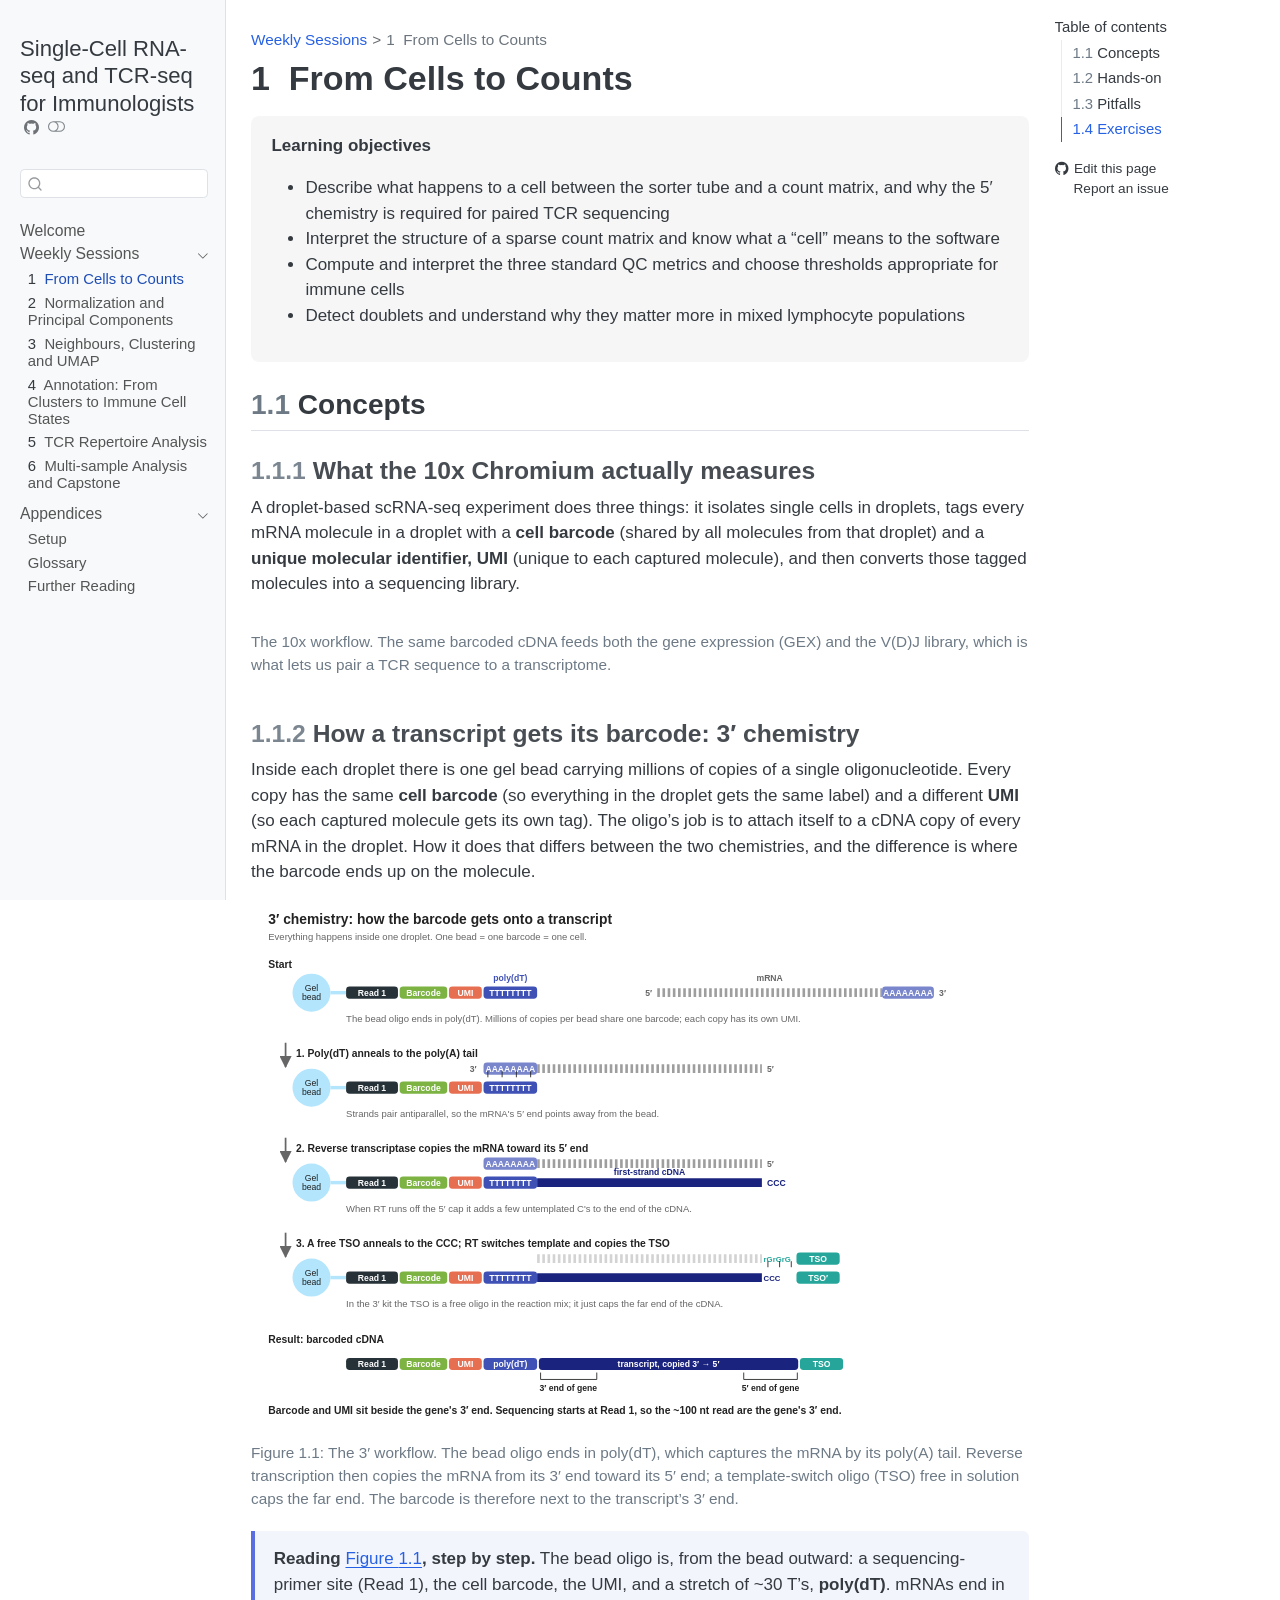
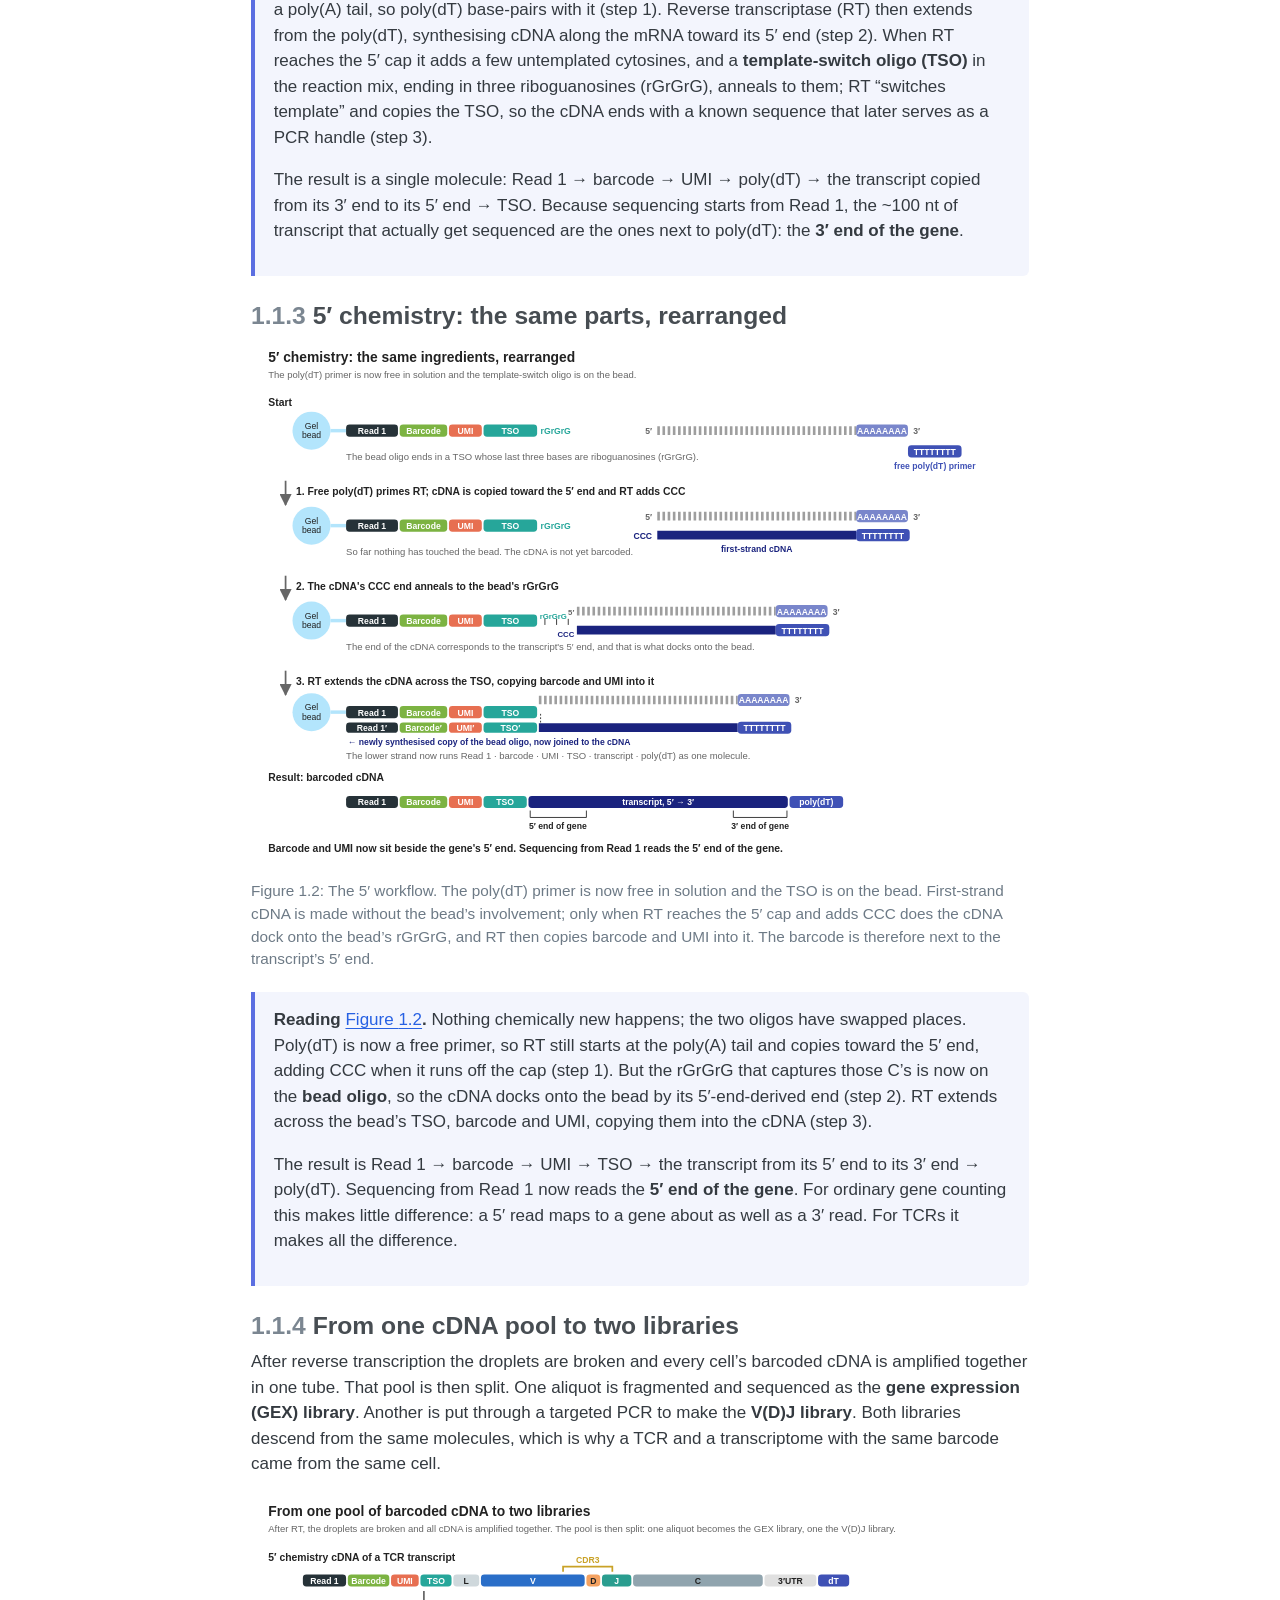
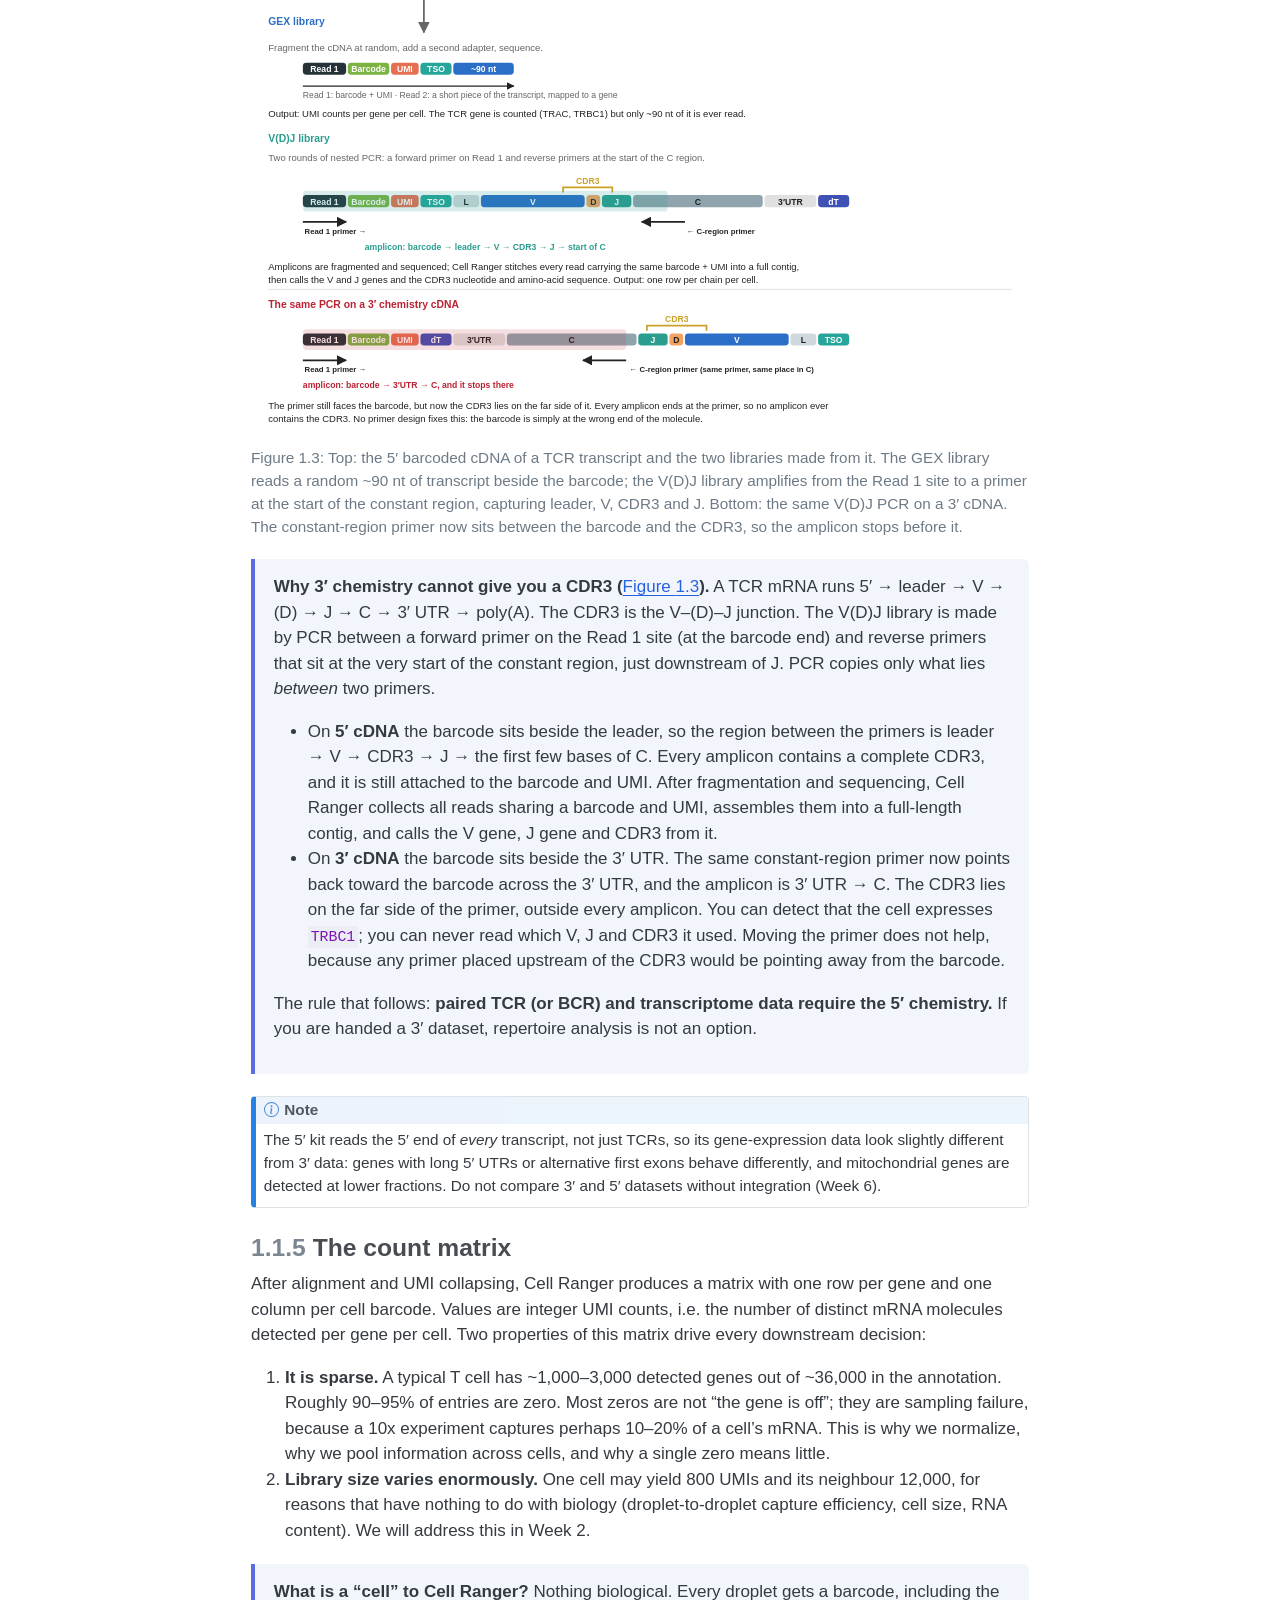
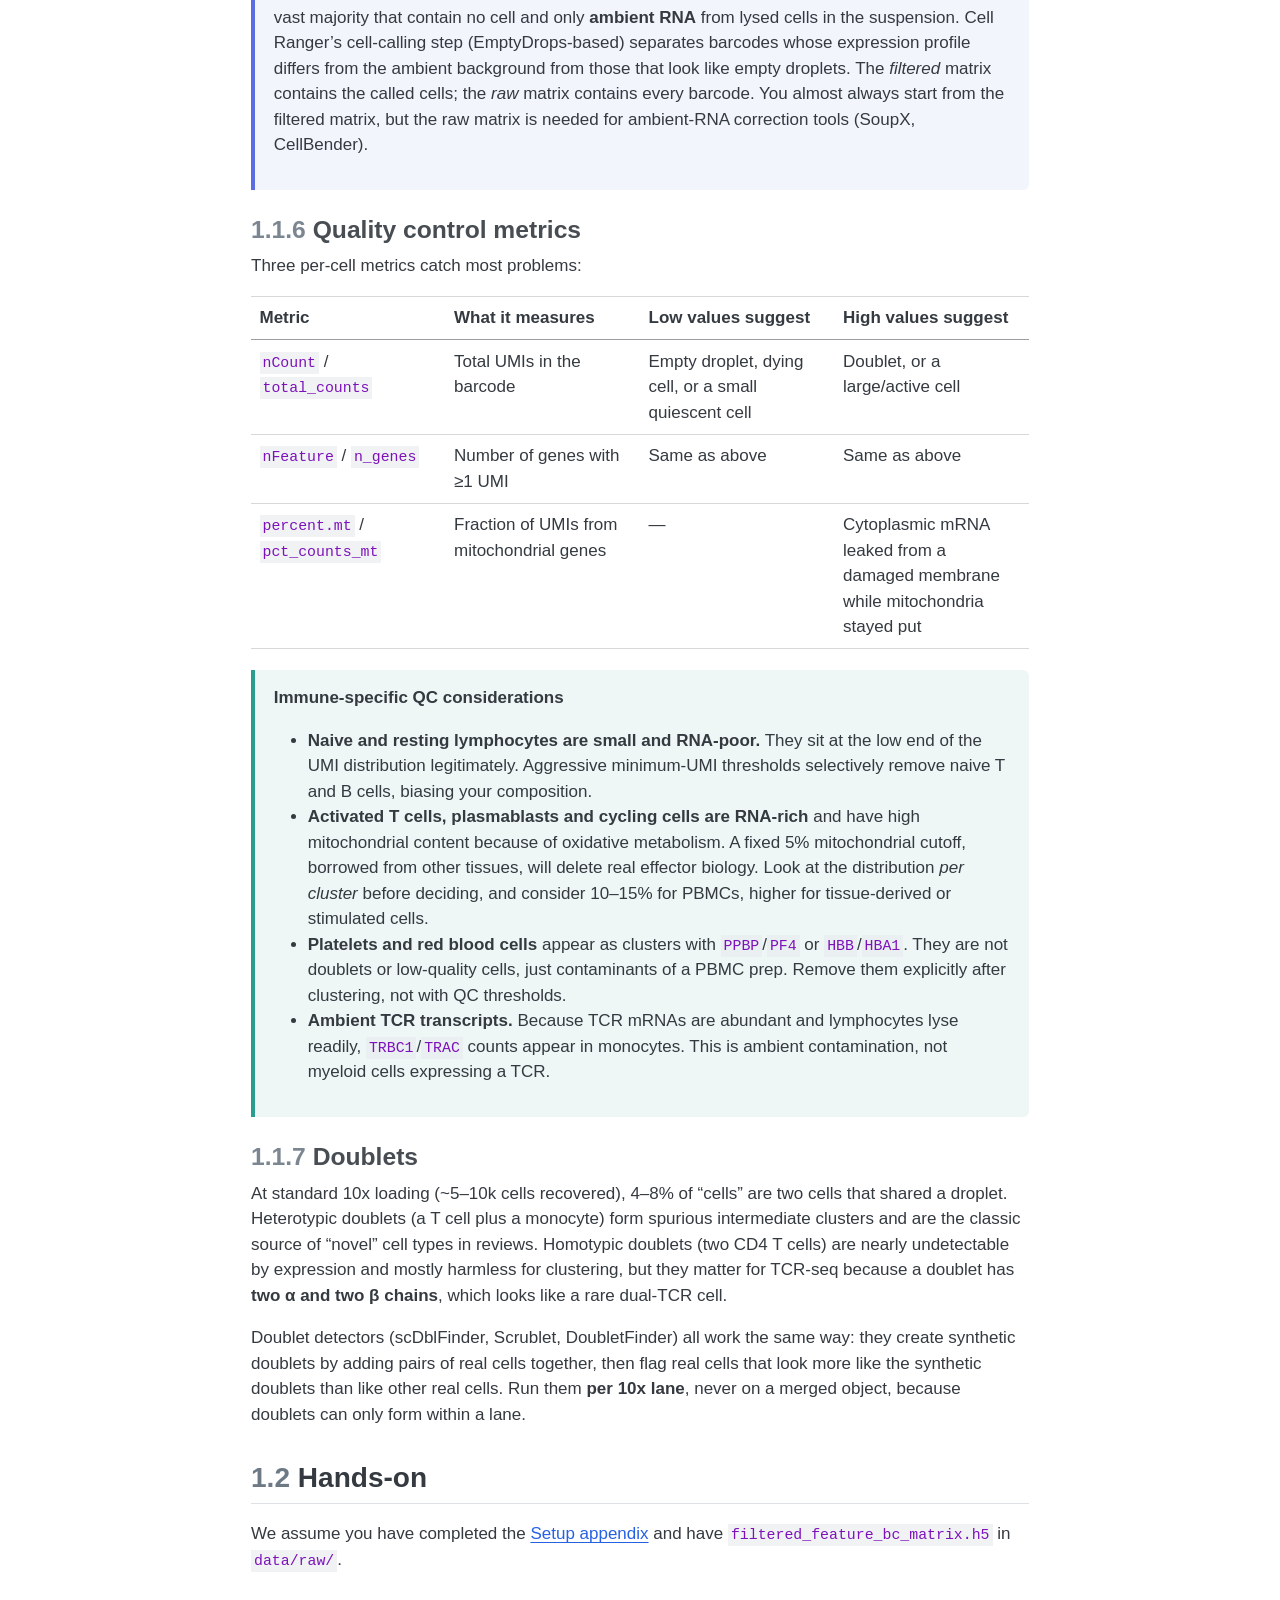
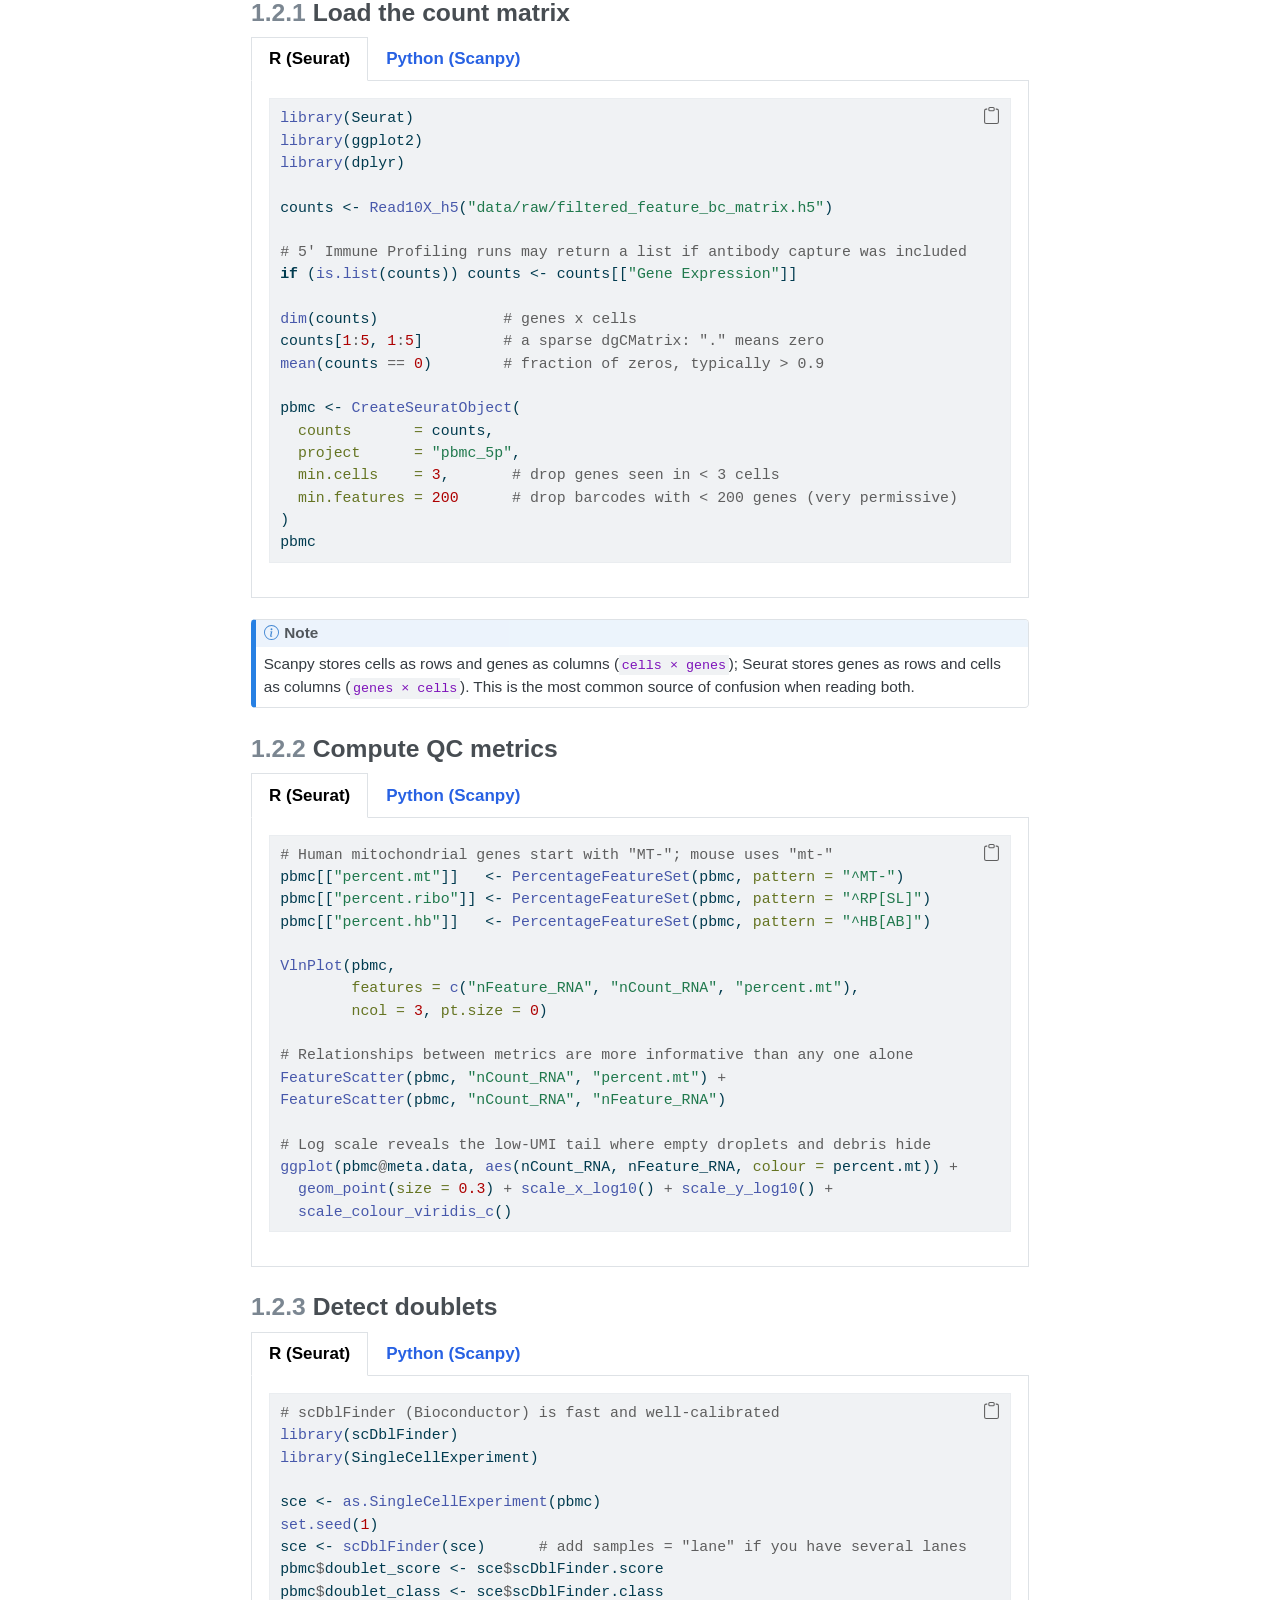
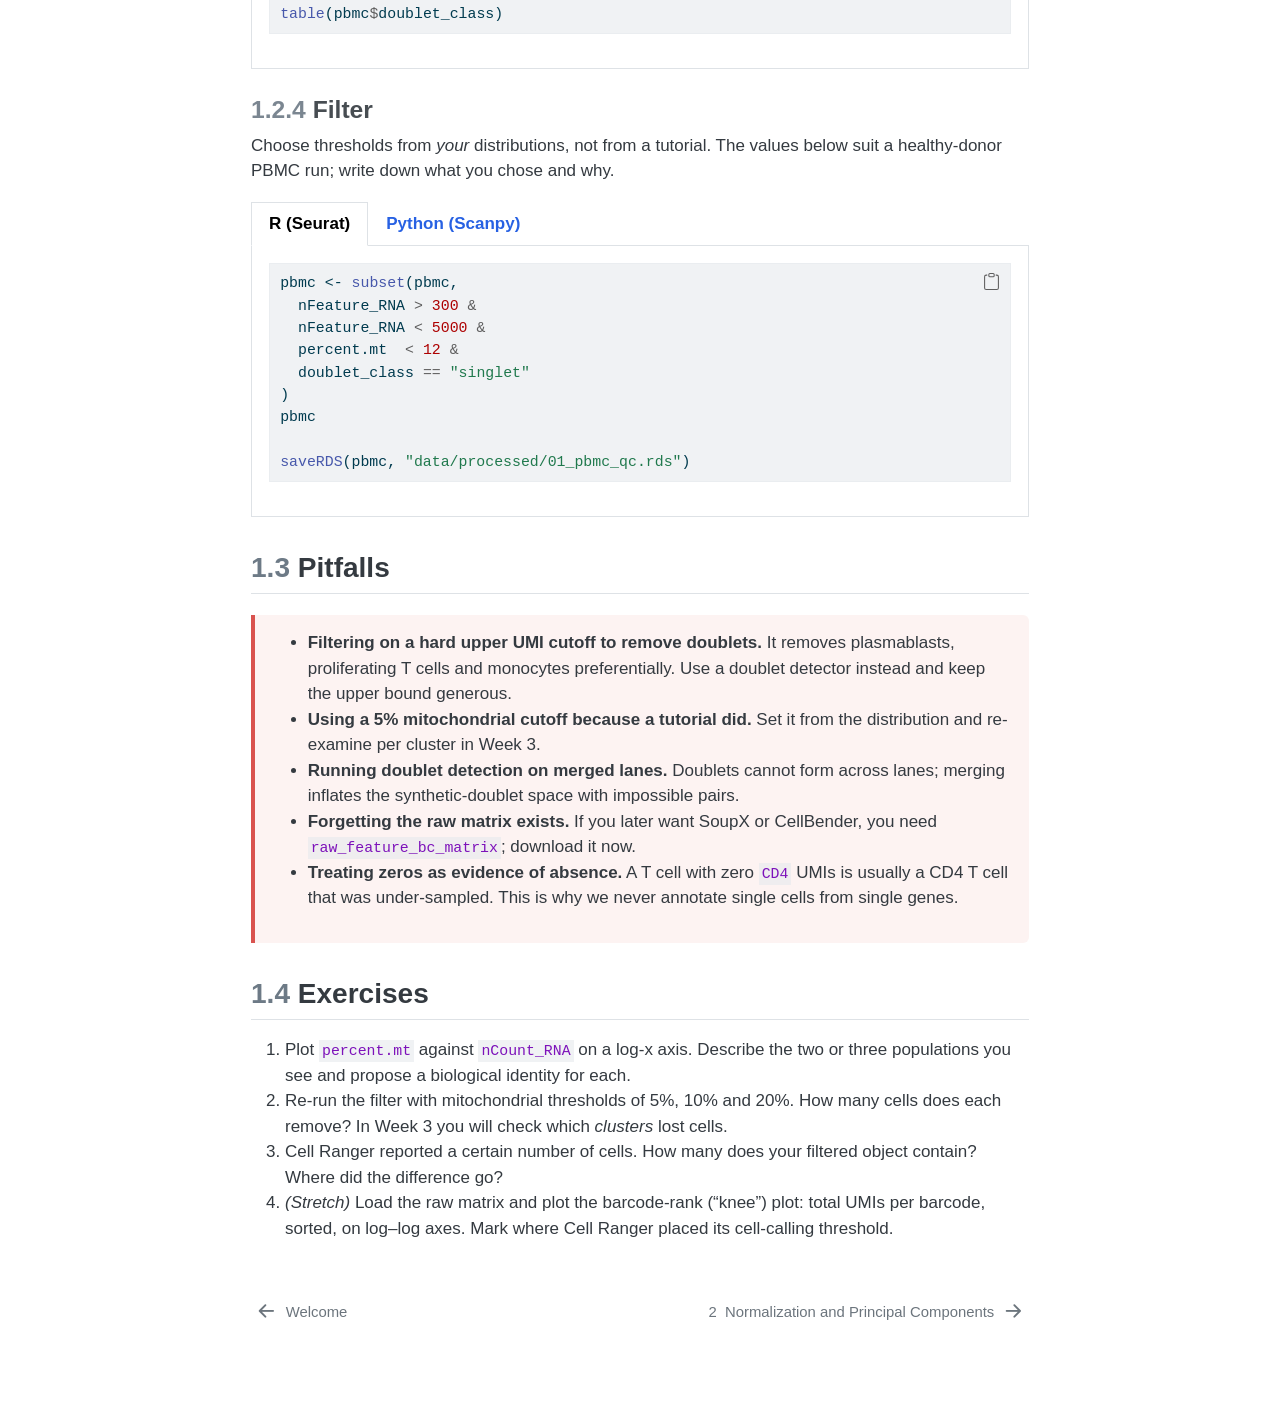
<file: chapters/01-from-cells-to-counts.html>
<!DOCTYPE html>
<html xmlns="http://www.w3.org/1999/xhtml" lang="en" xml:lang="en"><head>

<meta charset="utf-8">
<meta name="generator" content="quarto-1.11.9">

<meta name="viewport" content="width=device-width, initial-scale=1.0, user-scalable=yes">


<title>1&nbsp; From Cells to Counts – Single-Cell RNA-seq and TCR-seq for Immunologists</title>
<style>
/* Default styles provided by pandoc.
** See https://pandoc.org/MANUAL.html#variables-for-html for config info.
*/
span.smallcaps{font-variant: small-caps;}
div.columns{display: flex; gap: 1.5em;}
div.column{flex: auto;}
@media screen {
div.columns{gap: min(4vw, 1.5em);}
div.column{overflow-x: auto;}
}
div.hanging-indent{margin-left: 1.5em; text-indent: -1.5em;}
ul.task-list{list-style: none;}
ul.task-list li input[type="checkbox"] {
  width: 0.8em;
  margin: 0 0.8em 0.2em -1em; /* quarto-specific, see https://github.com/quarto-dev/quarto-cli/issues/4556 */ 
  vertical-align: middle;
}
/* CSS for syntax highlighting */
html { -webkit-text-size-adjust: 100%; }
pre > code.sourceCode { white-space: pre; position: relative; }
pre > code.sourceCode > span { display: inline-block; line-height: 1.25; }
pre > code.sourceCode > span:empty { height: 1.2em; }
.sourceCode { overflow: visible; }
code.sourceCode > span { color: inherit; text-decoration: inherit; }
div.sourceCode { margin: 1em 0; }
pre.sourceCode { margin: 0; }
@media screen {
div.sourceCode { overflow: auto; }
}
@media print {
pre > code.sourceCode { white-space: pre-wrap; }
pre > code.sourceCode > span { text-indent: -5em; padding-left: 5em; }
}
pre.numberSource code
  { counter-reset: source-line 0; }
pre.numberSource code > span
  { position: relative; left: -4em; counter-increment: source-line; }
pre.numberSource code > span > a:first-child::before
  { content: counter(source-line);
    position: relative; left: -1em; text-align: right; vertical-align: baseline;
    border: none; display: inline-block;
    -webkit-touch-callout: none; -webkit-user-select: none;
    -khtml-user-select: none; -moz-user-select: none;
    -ms-user-select: none; user-select: none;
    padding: 0 4px; width: 4em;
  }
pre.numberSource { margin-left: 3em;  padding-left: 4px; }
div.sourceCode
  {   }
@media screen {
pre > code.sourceCode > span > a:first-child::before { text-decoration: underline; }
}
</style>


<script src="../site_libs/quarto-nav/quarto-nav.js"></script>
<script src="../site_libs/quarto-nav/headroom.min.js"></script>
<script src="../site_libs/clipboard/clipboard.min.js"></script>
<script src="../site_libs/quarto-search/autocomplete.umd.js"></script>
<script src="../site_libs/quarto-search/fuse.min.js"></script>
<script src="../site_libs/quarto-search/quarto-search.js"></script>
<meta name="quarto:offset" content="../">
<link href="../chapters/02-normalization-and-pca.html" rel="next">
<link href="../index.html" rel="prev">
<script src="../site_libs/quarto-html/quarto.js" type="module"></script>
<script src="../site_libs/quarto-html/tabsets/tabsets.js" type="module"></script>
<script src="../site_libs/quarto-html/scrollable-regions/scrollable-regions.js" type="module"></script>
<script src="../site_libs/quarto-html/popper.min.js"></script>
<script src="../site_libs/quarto-html/tippy.umd.min.js"></script>
<script src="../site_libs/quarto-html/anchor.min.js"></script>
<link href="../site_libs/quarto-html/tippy.css" rel="stylesheet">
<link href="../site_libs/quarto-html/quarto-syntax-highlighting-63b5708e65d6cd79cd7618c58d0c21e7.css" rel="stylesheet" class="quarto-color-scheme" id="quarto-text-highlighting-styles">
<link href="../site_libs/quarto-html/quarto-syntax-highlighting-dark-447e42e69aaa9833c0ba1b986f430b20.css" rel="stylesheet" class="quarto-color-scheme quarto-color-alternate" id="quarto-text-highlighting-styles">
<link href="../site_libs/quarto-html/quarto-syntax-highlighting-63b5708e65d6cd79cd7618c58d0c21e7.css" rel="stylesheet" class="quarto-color-scheme-extra" id="quarto-text-highlighting-styles">
<script src="../site_libs/bootstrap/bootstrap.min.js"></script>
<link href="../site_libs/bootstrap/bootstrap-icons.css" rel="stylesheet">
<link href="../site_libs/bootstrap/bootstrap-a14ddb716205d37b0cd7ddc1c0d5f8e2.min.css" rel="stylesheet" append-hash="true" class="quarto-color-scheme" id="quarto-bootstrap" data-mode="light">
<link href="../site_libs/bootstrap/bootstrap-dark-7f333f7748f914eda9c98d44bee5325d.min.css" rel="stylesheet" append-hash="true" class="quarto-color-scheme quarto-color-alternate" id="quarto-bootstrap" data-mode="dark">
<link href="../site_libs/bootstrap/bootstrap-a14ddb716205d37b0cd7ddc1c0d5f8e2.min.css" rel="stylesheet" append-hash="true" class="quarto-color-scheme-extra" id="quarto-bootstrap" data-mode="light">
<script id="quarto-search-options" type="application/json">{
  "location": "sidebar",
  "copy-button": false,
  "collapse-after": 3,
  "panel-placement": "start",
  "type": "textbox",
  "limit": 50,
  "keyboard-shortcut": [
    "f",
    "/",
    "s"
  ],
  "show-item-context": false,
  "language": {
    "search-no-results-text": "No results",
    "search-matching-documents-text": "matching documents",
    "search-copy-link-title": "Copy link to search",
    "search-hide-matches-text": "Hide additional matches",
    "search-more-match-text": "more match in this document",
    "search-more-matches-text": "more matches in this document",
    "search-clear-button-title": "Clear",
    "search-text-placeholder": "",
    "search-detached-cancel-button-title": "Cancel",
    "search-submit-button-title": "Submit",
    "search-label": "Search"
  }
}</script>
<script src="../site_libs/quarto-diagram/mermaid.min.js"></script>
<script src="../site_libs/quarto-diagram/mermaid-init.js"></script>
<link href="../site_libs/quarto-diagram/mermaid.css" rel="stylesheet">


</head>

<body class="nav-sidebar docked quarto-light"><a id="quarto-skip-link" class="visually-hidden-focusable" href="#quarto-document-content">Skip to main content</a><script id="quarto-html-before-body" type="application/javascript">
    const toggleBodyColorMode = (bsSheetEl) => {
      const mode = bsSheetEl.getAttribute("data-mode");
      const bodyEl = window.document.querySelector("body");
      if (mode === "dark") {
        bodyEl.classList.add("quarto-dark");
        bodyEl.classList.remove("quarto-light");
      } else {
        bodyEl.classList.add("quarto-light");
        bodyEl.classList.remove("quarto-dark");
      }
    }
    const toggleBodyColorPrimary = () => {
      const bsSheetEl = window.document.querySelector("link#quarto-bootstrap:not([rel=disabled-stylesheet])");
      if (bsSheetEl) {
        toggleBodyColorMode(bsSheetEl);
      }
    }
    const setColorSchemeToggle = (alternate) => {
      const toggles = window.document.querySelectorAll('.quarto-color-scheme-toggle');
      for (let i=0; i < toggles.length; i++) {
        const toggle = toggles[i];
        if (toggle) {
          toggle.setAttribute("aria-checked", alternate ? "true" : "false");
          if (alternate) {
            toggle.classList.add("alternate");
          } else {
            toggle.classList.remove("alternate");
          }
        }
      }
    };
    const toggleColorMode = (alternate) => {
      // Switch the stylesheets
      const primaryStylesheets = window.document.querySelectorAll('link.quarto-color-scheme:not(.quarto-color-alternate)');
      const alternateStylesheets = window.document.querySelectorAll('link.quarto-color-scheme.quarto-color-alternate');
      manageTransitions('#quarto-margin-sidebar .nav-link', false);
      if (alternate) {
        // note: dark is layered on light, we don't disable primary!
        enableStylesheet(alternateStylesheets);
        for (const sheetNode of alternateStylesheets) {
          if (sheetNode.id === "quarto-bootstrap") {
            toggleBodyColorMode(sheetNode);
          }
        }
      } else {
        disableStylesheet(alternateStylesheets);
        enableStylesheet(primaryStylesheets)
        toggleBodyColorPrimary();
      }
      manageTransitions('#quarto-margin-sidebar .nav-link', true);
      // Switch the toggles
      setColorSchemeToggle(alternate)
    }
    // Hack to workaround the fact that safari doesn't
    // properly recolor the scrollbar when toggling (#1455).
    // Not run on load: stylesheets are set before first paint there, and
    // scrolling would undo the scroll to a URL fragment (#14973).
    // The one pixel nudge keeps the reader where they were.
    const refreshSafariScrollbar = () => {
      if (navigator.userAgent.indexOf('Safari') > 0 && navigator.userAgent.indexOf('Chrome') == -1) {
        manageTransitions("body", false);
        const scrollY = window.scrollY;
        window.scrollTo(0, scrollY > 0 ? scrollY - 1 : 1);
        setTimeout(() => {
          window.scrollTo(0, scrollY);
          manageTransitions("body", true);
        }, 40);
      }
    }
    const disableStylesheet = (stylesheets) => {
      for (let i=0; i < stylesheets.length; i++) {
        const stylesheet = stylesheets[i];
        stylesheet.rel = 'disabled-stylesheet';
      }
    }
    const enableStylesheet = (stylesheets) => {
      for (let i=0; i < stylesheets.length; i++) {
        const stylesheet = stylesheets[i];
        if(stylesheet.rel !== 'stylesheet') { // for Chrome, which will still FOUC without this check
          stylesheet.rel = 'stylesheet';
        }
      }
    }
    const manageTransitions = (selector, allowTransitions) => {
      const els = window.document.querySelectorAll(selector);
      for (let i=0; i < els.length; i++) {
        const el = els[i];
        if (allowTransitions) {
          el.classList.remove('notransition');
        } else {
          el.classList.add('notransition');
        }
      }
    }
    const isFileUrl = () => {
      return window.location.protocol === 'file:';
    }
    const hasAlternateSentinel = () => {
      let styleSentinel = getColorSchemeSentinel();
      if (styleSentinel !== null) {
        return styleSentinel === "alternate";
      } else {
        return false;
      }
    }
    const setStyleSentinel = (alternate) => {
      const value = alternate ? "alternate" : "default";
      if (!isFileUrl()) {
        window.localStorage.setItem("quarto-color-scheme", value);
      } else {
        localAlternateSentinel = value;
      }
    }
    const getColorSchemeSentinel = () => {
      if (!isFileUrl()) {
        const storageValue = window.localStorage.getItem("quarto-color-scheme");
        return storageValue != null ? storageValue : localAlternateSentinel;
      } else {
        return localAlternateSentinel;
      }
    }
    const toggleGiscusIfUsed = (isAlternate, darkModeDefault) => {
      const baseTheme = document.querySelector('#giscus-base-theme')?.value ?? 'light';
      const alternateTheme = document.querySelector('#giscus-alt-theme')?.value ?? 'dark';
      let newTheme = '';
      if(authorPrefersDark) {
        newTheme = isAlternate ? baseTheme : alternateTheme;
      } else {
        newTheme = isAlternate ? alternateTheme : baseTheme;
      }
      const changeGiscusTheme = () => {
        // From: https://github.com/giscus/giscus/issues/336
        const sendMessage = (message) => {
          const iframe = document.querySelector('iframe.giscus-frame');
          if (!iframe) return;
          iframe.contentWindow.postMessage({ giscus: message }, 'https://giscus.app');
        }
        sendMessage({
          setConfig: {
            theme: newTheme
          }
        });
      }
      const isGiscussLoaded = window.document.querySelector('iframe.giscus-frame') !== null;
      if (isGiscussLoaded) {
        changeGiscusTheme();
      }
    };
    const authorPrefersDark = false;
    const darkModeDefault = authorPrefersDark;
      document.querySelector('link#quarto-text-highlighting-styles.quarto-color-scheme-extra').rel = 'disabled-stylesheet';
      document.querySelector('link#quarto-bootstrap.quarto-color-scheme-extra').rel = 'disabled-stylesheet';
    let localAlternateSentinel = darkModeDefault ? 'alternate' : 'default';
    // Dark / light mode switch
    window.quartoToggleColorScheme = () => {
      // Read the current dark / light value
      let toAlternate = !hasAlternateSentinel();
      toggleColorMode(toAlternate);
      refreshSafariScrollbar();
      setStyleSentinel(toAlternate);
      toggleGiscusIfUsed(toAlternate, darkModeDefault);
      window.dispatchEvent(new Event('resize'));
    };
    // Switch to dark mode if need be
    if (hasAlternateSentinel()) {
      toggleColorMode(true);
    } else {
      toggleColorMode(false);
    }
  </script>

<div id="quarto-search-results"></div>
  <header id="quarto-header" class="headroom fixed-top">
  <nav class="quarto-secondary-nav" aria-label="Toolbar">
    <div class="container-fluid d-flex">
      <button type="button" class="quarto-btn-toggle btn" data-bs-toggle="collapse" role="button" data-bs-target=".quarto-sidebar-collapse-item" aria-controls="quarto-sidebar" aria-expanded="false" aria-label="Toggle sidebar navigation" onclick="if (window.quartoToggleHeadroom) { window.quartoToggleHeadroom(); }">
        <i class="bi bi-layout-text-sidebar-reverse"></i>
      </button>
        <nav class="quarto-page-breadcrumbs" aria-label="Breadcrumbs"><ol class="breadcrumb"><li class="breadcrumb-item"><a href="../chapters/01-from-cells-to-counts.html">Weekly Sessions</a></li><li class="breadcrumb-item"><a href="../chapters/01-from-cells-to-counts.html"><span class="chapter-number">1</span>&nbsp; <span class="chapter-title">From Cells to Counts</span></a></li></ol></nav>
        <a class="flex-grow-1" data-bs-toggle="collapse" data-bs-target=".quarto-sidebar-collapse-item" onclick="if (window.quartoToggleHeadroom) { window.quartoToggleHeadroom(); }">      
        </a>
      <button type="button" class="btn quarto-search-button" aria-label="Search" onclick="window.quartoOpenSearch();">
        <i class="bi bi-search"></i>
      </button>
    </div>
  </nav>
</header>
<!-- content -->
<div id="quarto-content" class="quarto-container page-columns page-rows-contents page-layout-article">
<!-- sidebar -->
  <nav id="quarto-sidebar" class="sidebar collapse collapse-horizontal quarto-sidebar-collapse-item sidebar-navigation docked overflow-auto" aria-label="Site">
    <div class="pt-lg-2 mt-2 text-left sidebar-header">
    <div class="sidebar-title mb-0 py-0">
      <a href="../">Single-Cell RNA-seq and TCR-seq for Immunologists</a> 
        <div class="sidebar-tools-main">
    <a href="https://github.com/aezamora14/scRNA-immunology-course" title="Source Code" class="quarto-navigation-tool px-1" aria-label="Source Code"><i class="bi bi-github"></i></a>
  <button type="button" role="switch" aria-checked="false" class="quarto-color-scheme-toggle quarto-navigation-tool  px-1" onclick="window.quartoToggleColorScheme(); return false;" title="Toggle dark mode" aria-label="Toggle dark mode"><i class="bi"></i></button>
</div>
    </div>
      </div>
        <div class="mt-2 flex-shrink-0 align-items-center">
        <div class="sidebar-search">
        <div id="quarto-search" class="" title="Search"></div>
        </div>
        </div>
    <div class="sidebar-menu-container"> 
    <ul class="list-unstyled mt-1">
        <li class="sidebar-item">
  <div class="sidebar-item-container"> 
  <a href="../index.html" class="sidebar-item-text sidebar-link">
 <span class="menu-text">Welcome</span></a>
  </div>
</li>
        <li class="sidebar-item sidebar-item-section">
      <div class="sidebar-item-container"> 
            <button type="button" class="sidebar-item-text sidebar-item-toggle sidebar-link text-start" data-bs-toggle="collapse" data-bs-target="#quarto-sidebar-section-1" aria-controls="quarto-sidebar-section-1" aria-expanded="true">
 <span class="menu-text" id="quarto-sidebar-section-1-label">Weekly Sessions</span><i class="bi bi-chevron-right" aria-hidden="true"></i></button>
      </div>
      <ul id="quarto-sidebar-section-1" aria-labelledby="quarto-sidebar-section-1-label" class="collapse list-unstyled sidebar-section depth1 show">  
          <li class="sidebar-item">
  <div class="sidebar-item-container"> 
  <a href="../chapters/01-from-cells-to-counts.html" class="sidebar-item-text sidebar-link active">
 <span class="menu-text"><span class="chapter-number">1</span>&nbsp; <span class="chapter-title">From Cells to Counts</span></span></a>
  </div>
</li>
          <li class="sidebar-item">
  <div class="sidebar-item-container"> 
  <a href="../chapters/02-normalization-and-pca.html" class="sidebar-item-text sidebar-link">
 <span class="menu-text"><span class="chapter-number">2</span>&nbsp; <span class="chapter-title">Normalization and Principal Components</span></span></a>
  </div>
</li>
          <li class="sidebar-item">
  <div class="sidebar-item-container"> 
  <a href="../chapters/03-neighbors-clustering-umap.html" class="sidebar-item-text sidebar-link">
 <span class="menu-text"><span class="chapter-number">3</span>&nbsp; <span class="chapter-title">Neighbours, Clustering and UMAP</span></span></a>
  </div>
</li>
          <li class="sidebar-item">
  <div class="sidebar-item-container"> 
  <a href="../chapters/04-annotation.html" class="sidebar-item-text sidebar-link">
 <span class="menu-text"><span class="chapter-number">4</span>&nbsp; <span class="chapter-title">Annotation: From Clusters to Immune Cell States</span></span></a>
  </div>
</li>
          <li class="sidebar-item">
  <div class="sidebar-item-container"> 
  <a href="../chapters/05-tcr-repertoire.html" class="sidebar-item-text sidebar-link">
 <span class="menu-text"><span class="chapter-number">5</span>&nbsp; <span class="chapter-title">TCR Repertoire Analysis</span></span></a>
  </div>
</li>
          <li class="sidebar-item">
  <div class="sidebar-item-container"> 
  <a href="../chapters/06-multisample-and-capstone.html" class="sidebar-item-text sidebar-link">
 <span class="menu-text"><span class="chapter-number">6</span>&nbsp; <span class="chapter-title">Multi-sample Analysis and Capstone</span></span></a>
  </div>
</li>
      </ul>
  </li>
        <li class="sidebar-item sidebar-item-section">
      <div class="sidebar-item-container"> 
            <button type="button" class="sidebar-item-text sidebar-item-toggle sidebar-link text-start" data-bs-toggle="collapse" data-bs-target="#quarto-sidebar-section-2" aria-controls="quarto-sidebar-section-2" aria-expanded="true">
 <span class="menu-text" id="quarto-sidebar-section-2-label">Appendices</span><i class="bi bi-chevron-right" aria-hidden="true"></i></button>
      </div>
      <ul id="quarto-sidebar-section-2" aria-labelledby="quarto-sidebar-section-2-label" class="collapse list-unstyled sidebar-section depth1 show">  
          <li class="sidebar-item">
  <div class="sidebar-item-container"> 
  <a href="../appendix/setup.html" class="sidebar-item-text sidebar-link">
 <span class="menu-text">Setup</span></a>
  </div>
</li>
          <li class="sidebar-item">
  <div class="sidebar-item-container"> 
  <a href="../appendix/glossary.html" class="sidebar-item-text sidebar-link">
 <span class="menu-text">Glossary</span></a>
  </div>
</li>
          <li class="sidebar-item">
  <div class="sidebar-item-container"> 
  <a href="../appendix/further-reading.html" class="sidebar-item-text sidebar-link">
 <span class="menu-text">Further Reading</span></a>
  </div>
</li>
      </ul>
  </li>
    </ul>
    </div>
</nav>
<div id="quarto-sidebar-glass" class="quarto-sidebar-collapse-item" data-bs-toggle="collapse" data-bs-target=".quarto-sidebar-collapse-item"></div>
<!-- margin-sidebar -->
    <div id="quarto-margin-sidebar" class="sidebar margin-sidebar">
        <nav id="TOC" role="doc-toc" aria-labelledby="toc-title" class="toc-active">
    <h2 id="toc-title">Table of contents</h2>
   
  <ul>
  <li><a href="#concepts" id="toc-concepts" class="nav-link active" data-scroll-target="#concepts"><span class="header-section-number">1.1</span> Concepts</a>
  <ul class="collapse">
  <li><a href="#what-the-10x-chromium-actually-measures" id="toc-what-the-10x-chromium-actually-measures" class="nav-link" data-scroll-target="#what-the-10x-chromium-actually-measures"><span class="header-section-number">1.1.1</span> What the 10x Chromium actually measures</a></li>
  <li><a href="#how-a-transcript-gets-its-barcode-3-chemistry" id="toc-how-a-transcript-gets-its-barcode-3-chemistry" class="nav-link" data-scroll-target="#how-a-transcript-gets-its-barcode-3-chemistry"><span class="header-section-number">1.1.2</span> How a transcript gets its barcode: 3′ chemistry</a></li>
  <li><a href="#chemistry-the-same-parts-rearranged" id="toc-chemistry-the-same-parts-rearranged" class="nav-link" data-scroll-target="#chemistry-the-same-parts-rearranged"><span class="header-section-number">1.1.3</span> 5′ chemistry: the same parts, rearranged</a></li>
  <li><a href="#from-one-cdna-pool-to-two-libraries" id="toc-from-one-cdna-pool-to-two-libraries" class="nav-link" data-scroll-target="#from-one-cdna-pool-to-two-libraries"><span class="header-section-number">1.1.4</span> From one cDNA pool to two libraries</a></li>
  <li><a href="#the-count-matrix" id="toc-the-count-matrix" class="nav-link" data-scroll-target="#the-count-matrix"><span class="header-section-number">1.1.5</span> The count matrix</a></li>
  <li><a href="#quality-control-metrics" id="toc-quality-control-metrics" class="nav-link" data-scroll-target="#quality-control-metrics"><span class="header-section-number">1.1.6</span> Quality control metrics</a></li>
  <li><a href="#doublets" id="toc-doublets" class="nav-link" data-scroll-target="#doublets"><span class="header-section-number">1.1.7</span> Doublets</a></li>
  </ul></li>
  <li><a href="#hands-on" id="toc-hands-on" class="nav-link" data-scroll-target="#hands-on"><span class="header-section-number">1.2</span> Hands-on</a>
  <ul class="collapse">
  <li><a href="#load-the-count-matrix" id="toc-load-the-count-matrix" class="nav-link" data-scroll-target="#load-the-count-matrix"><span class="header-section-number">1.2.1</span> Load the count matrix</a></li>
  <li><a href="#compute-qc-metrics" id="toc-compute-qc-metrics" class="nav-link" data-scroll-target="#compute-qc-metrics"><span class="header-section-number">1.2.2</span> Compute QC metrics</a></li>
  <li><a href="#detect-doublets" id="toc-detect-doublets" class="nav-link" data-scroll-target="#detect-doublets"><span class="header-section-number">1.2.3</span> Detect doublets</a></li>
  <li><a href="#filter" id="toc-filter" class="nav-link" data-scroll-target="#filter"><span class="header-section-number">1.2.4</span> Filter</a></li>
  </ul></li>
  <li><a href="#pitfalls" id="toc-pitfalls" class="nav-link" data-scroll-target="#pitfalls"><span class="header-section-number">1.3</span> Pitfalls</a></li>
  <li><a href="#exercises" id="toc-exercises" class="nav-link" data-scroll-target="#exercises"><span class="header-section-number">1.4</span> Exercises</a></li>
  </ul>
<div class="toc-actions"><ul><li><a href="https://github.com/aezamora14/scRNA-immunology-course/edit/main/chapters/01-from-cells-to-counts.qmd" class="toc-action"><i class="bi bi-github"></i>Edit this page</a></li><li><a href="https://github.com/aezamora14/scRNA-immunology-course/issues/new" class="toc-action"><i class="bi empty"></i>Report an issue</a></li></ul></div></nav>
    </div>
<!-- main -->
<main class="content" id="quarto-document-content" tabindex="-1">


<header id="title-block-header" class="quarto-title-block default"><nav class="quarto-page-breadcrumbs quarto-title-breadcrumbs d-none d-lg-block" aria-label="Breadcrumbs"><ol class="breadcrumb"><li class="breadcrumb-item"><a href="../chapters/01-from-cells-to-counts.html">Weekly Sessions</a></li><li class="breadcrumb-item"><a href="../chapters/01-from-cells-to-counts.html"><span class="chapter-number">1</span>&nbsp; <span class="chapter-title">From Cells to Counts</span></a></li></ol></nav>
<div class="quarto-title">
<h1 class="title"><span id="sec-counts" class="quarto-section-identifier"><span class="chapter-number">1</span>&nbsp; <span class="chapter-title">From Cells to Counts</span></span></h1>
</div>



<div class="quarto-title-meta">

    
  
    
  </div>
  


</header>


<div class="objectives">
<p><strong>Learning objectives</strong></p>
<ul>
<li>Describe what happens to a cell between the sorter tube and a count matrix, and why the 5′ chemistry is required for paired TCR sequencing</li>
<li>Interpret the structure of a sparse count matrix and know what a “cell” means to the software</li>
<li>Compute and interpret the three standard QC metrics and choose thresholds appropriate for immune cells</li>
<li>Detect doublets and understand why they matter more in mixed lymphocyte populations</li>
</ul>
</div>
<section id="concepts" class="level2" data-number="1.1">
<h2 data-number="1.1" class="anchored" data-anchor-id="concepts"><span class="header-section-number">1.1</span> Concepts</h2>
<section id="what-the-10x-chromium-actually-measures" class="level3" data-number="1.1.1">
<h3 data-number="1.1.1" class="anchored" data-anchor-id="what-the-10x-chromium-actually-measures"><span class="header-section-number">1.1.1</span> What the 10x Chromium actually measures</h3>
<p>A droplet-based scRNA-seq experiment does three things: it isolates single cells in droplets, tags every mRNA molecule in a droplet with a <strong>cell barcode</strong> (shared by all molecules from that droplet) and a <strong>unique molecular identifier, UMI</strong> (unique to each captured molecule), and then converts those tagged molecules into a sequencing library.</p>
<div class="cell" data-layout-align="default">
<div class="cell-output-display">
<div>
<p></p><figure class="figure"><p></p>
<div>

</div>
<p></p><figcaption> The 10x workflow. The same barcoded cDNA feeds both the gene expression (GEX) and the V(D)J library, which is what lets us pair a TCR sequence to a transcriptome.</figcaption> </figure><p></p>
</div>
</div>
</div>
</section>
<section id="how-a-transcript-gets-its-barcode-3-chemistry" class="level3" data-number="1.1.2">
<h3 data-number="1.1.2" class="anchored" data-anchor-id="how-a-transcript-gets-its-barcode-3-chemistry"><span class="header-section-number">1.1.2</span> How a transcript gets its barcode: 3′ chemistry</h3>
<p>Inside each droplet there is one gel bead carrying millions of copies of a single oligonucleotide. Every copy has the same <strong>cell barcode</strong> (so everything in the droplet gets the same label) and a different <strong>UMI</strong> (so each captured molecule gets its own tag). The oligo’s job is to attach itself to a cDNA copy of every mRNA in the droplet. How it does that differs between the two chemistries, and the difference is where the barcode ends up on the molecule.</p>
<div id="fig-chem3" class="quarto-float quarto-figure quarto-figure-center anchored">
<figure class="quarto-float quarto-float-fig figure">
<div aria-describedby="fig-chem3-caption-0ceaefa1-69ba-4598-a22c-09a6ac19f8ca">
<img src="../images/chemistry_3p_steps.svg" class="img-fluid figure-img">
</div>
<figcaption class="quarto-float-caption-bottom quarto-float-caption quarto-float-fig" id="fig-chem3-caption-0ceaefa1-69ba-4598-a22c-09a6ac19f8ca">
Figure&nbsp;1.1: The 3′ workflow. The bead oligo ends in poly(dT), which captures the mRNA by its poly(A) tail. Reverse transcription then copies the mRNA from its 3′ end toward its 5′ end; a template-switch oligo (TSO) free in solution caps the far end. The barcode is therefore next to the transcript’s 3′ end.
</figcaption>
</figure>
</div>
<div class="concept">
<p><strong>Reading <a href="#fig-chem3" class="quarto-xref">Figure&nbsp;<span>1.1</span></a>, step by step.</strong> The bead oligo is, from the bead outward: a sequencing-primer site (Read 1), the cell barcode, the UMI, and a stretch of ~30 T’s, <strong>poly(dT)</strong>. mRNAs end in a poly(A) tail, so poly(dT) base-pairs with it (step 1). Reverse transcriptase (RT) then extends from the poly(dT), synthesising cDNA along the mRNA toward its 5′ end (step 2). When RT reaches the 5′ cap it adds a few untemplated cytosines, and a <strong>template-switch oligo (TSO)</strong> in the reaction mix, ending in three riboguanosines (rGrGrG), anneals to them; RT “switches template” and copies the TSO, so the cDNA ends with a known sequence that later serves as a PCR handle (step 3).</p>
<p>The result is a single molecule: Read 1 → barcode → UMI → poly(dT) → the transcript copied from its 3′ end to its 5′ end → TSO. Because sequencing starts from Read 1, the ~100 nt of transcript that actually get sequenced are the ones next to poly(dT): the <strong>3′ end of the gene</strong>.</p>
</div>
</section>
<section id="chemistry-the-same-parts-rearranged" class="level3" data-number="1.1.3">
<h3 data-number="1.1.3" class="anchored" data-anchor-id="chemistry-the-same-parts-rearranged"><span class="header-section-number">1.1.3</span> 5′ chemistry: the same parts, rearranged</h3>
<div id="fig-chem5" class="quarto-float quarto-figure quarto-figure-center anchored">
<figure class="quarto-float quarto-float-fig figure">
<div aria-describedby="fig-chem5-caption-0ceaefa1-69ba-4598-a22c-09a6ac19f8ca">
<img src="../images/chemistry_5p_steps.svg" class="img-fluid figure-img">
</div>
<figcaption class="quarto-float-caption-bottom quarto-float-caption quarto-float-fig" id="fig-chem5-caption-0ceaefa1-69ba-4598-a22c-09a6ac19f8ca">
Figure&nbsp;1.2: The 5′ workflow. The poly(dT) primer is now free in solution and the TSO is on the bead. First-strand cDNA is made without the bead’s involvement; only when RT reaches the 5′ cap and adds CCC does the cDNA dock onto the bead’s rGrGrG, and RT then copies barcode and UMI into it. The barcode is therefore next to the transcript’s 5′ end.
</figcaption>
</figure>
</div>
<div class="concept">
<p><strong>Reading <a href="#fig-chem5" class="quarto-xref">Figure&nbsp;<span>1.2</span></a>.</strong> Nothing chemically new happens; the two oligos have swapped places. Poly(dT) is now a free primer, so RT still starts at the poly(A) tail and copies toward the 5′ end, adding CCC when it runs off the cap (step 1). But the rGrGrG that captures those C’s is now on the <strong>bead oligo</strong>, so the cDNA docks onto the bead by its 5′-end-derived end (step 2). RT extends across the bead’s TSO, barcode and UMI, copying them into the cDNA (step 3).</p>
<p>The result is Read 1 → barcode → UMI → TSO → the transcript from its 5′ end to its 3′ end → poly(dT). Sequencing from Read 1 now reads the <strong>5′ end of the gene</strong>. For ordinary gene counting this makes little difference: a 5′ read maps to a gene about as well as a 3′ read. For TCRs it makes all the difference.</p>
</div>
</section>
<section id="from-one-cdna-pool-to-two-libraries" class="level3" data-number="1.1.4">
<h3 data-number="1.1.4" class="anchored" data-anchor-id="from-one-cdna-pool-to-two-libraries"><span class="header-section-number">1.1.4</span> From one cDNA pool to two libraries</h3>
<p>After reverse transcription the droplets are broken and every cell’s barcoded cDNA is amplified together in one tube. That pool is then split. One aliquot is fragmented and sequenced as the <strong>gene expression (GEX) library</strong>. Another is put through a targeted PCR to make the <strong>V(D)J library</strong>. Both libraries descend from the same molecules, which is why a TCR and a transcriptome with the same barcode came from the same cell.</p>
<div id="fig-vdj" class="quarto-float quarto-figure quarto-figure-center anchored">
<figure class="quarto-float quarto-float-fig figure">
<div aria-describedby="fig-vdj-caption-0ceaefa1-69ba-4598-a22c-09a6ac19f8ca">
<img src="../images/vdj_library.svg" class="img-fluid figure-img">
</div>
<figcaption class="quarto-float-caption-bottom quarto-float-caption quarto-float-fig" id="fig-vdj-caption-0ceaefa1-69ba-4598-a22c-09a6ac19f8ca">
Figure&nbsp;1.3: Top: the 5′ barcoded cDNA of a TCR transcript and the two libraries made from it. The GEX library reads a random ~90 nt of transcript beside the barcode; the V(D)J library amplifies from the Read 1 site to a primer at the start of the constant region, capturing leader, V, CDR3 and J. Bottom: the same V(D)J PCR on a 3′ cDNA. The constant-region primer now sits between the barcode and the CDR3, so the amplicon stops before it.
</figcaption>
</figure>
</div>
<div class="concept">
<p><strong>Why 3′ chemistry cannot give you a CDR3 (<a href="#fig-vdj" class="quarto-xref">Figure&nbsp;<span>1.3</span></a>).</strong> A TCR mRNA runs 5′ → leader → V → (D) → J → C → 3′ UTR → poly(A). The CDR3 is the V–(D)–J junction. The V(D)J library is made by PCR between a forward primer on the Read 1 site (at the barcode end) and reverse primers that sit at the very start of the constant region, just downstream of J. PCR copies only what lies <em>between</em> two primers.</p>
<ul>
<li>On <strong>5′ cDNA</strong> the barcode sits beside the leader, so the region between the primers is leader → V → CDR3 → J → the first few bases of C. Every amplicon contains a complete CDR3, and it is still attached to the barcode and UMI. After fragmentation and sequencing, Cell Ranger collects all reads sharing a barcode and UMI, assembles them into a full-length contig, and calls the V gene, J gene and CDR3 from it.</li>
<li>On <strong>3′ cDNA</strong> the barcode sits beside the 3′ UTR. The same constant-region primer now points back toward the barcode across the 3′ UTR, and the amplicon is 3′ UTR → C. The CDR3 lies on the far side of the primer, outside every amplicon. You can detect that the cell expresses <code>TRBC1</code>; you can never read which V, J and CDR3 it used. Moving the primer does not help, because any primer placed upstream of the CDR3 would be pointing away from the barcode.</li>
</ul>
<p>The rule that follows: <strong>paired TCR (or BCR) and transcriptome data require the 5′ chemistry.</strong> If you are handed a 3′ dataset, repertoire analysis is not an option.</p>
</div>
<div class="callout callout-style-default callout-note callout-titled">
<div class="callout-header d-flex align-content-center">
<div class="callout-icon-container">
<i class="callout-icon"></i>
</div>
<div class="callout-title-container flex-fill">
Note
</div>
</div>
<div class="callout-body-container callout-body">
<p>The 5′ kit reads the 5′ end of <em>every</em> transcript, not just TCRs, so its gene-expression data look slightly different from 3′ data: genes with long 5′ UTRs or alternative first exons behave differently, and mitochondrial genes are detected at lower fractions. Do not compare 3′ and 5′ datasets without integration (Week 6).</p>
</div>
</div>
</section>
<section id="the-count-matrix" class="level3" data-number="1.1.5">
<h3 data-number="1.1.5" class="anchored" data-anchor-id="the-count-matrix"><span class="header-section-number">1.1.5</span> The count matrix</h3>
<p>After alignment and UMI collapsing, Cell Ranger produces a matrix with one row per gene and one column per cell barcode. Values are integer UMI counts, i.e.&nbsp;the number of distinct mRNA molecules detected per gene per cell. Two properties of this matrix drive every downstream decision:</p>
<ol type="1">
<li><strong>It is sparse.</strong> A typical T cell has ~1,000–3,000 detected genes out of ~36,000 in the annotation. Roughly 90–95% of entries are zero. Most zeros are not “the gene is off”; they are sampling failure, because a 10x experiment captures perhaps 10–20% of a cell’s mRNA. This is why we normalize, why we pool information across cells, and why a single zero means little.</li>
<li><strong>Library size varies enormously.</strong> One cell may yield 800 UMIs and its neighbour 12,000, for reasons that have nothing to do with biology (droplet-to-droplet capture efficiency, cell size, RNA content). We will address this in Week 2.</li>
</ol>
<div class="concept">
<p><strong>What is a “cell” to Cell Ranger?</strong> Nothing biological. Every droplet gets a barcode, including the vast majority that contain no cell and only <strong>ambient RNA</strong> from lysed cells in the suspension. Cell Ranger’s cell-calling step (EmptyDrops-based) separates barcodes whose expression profile differs from the ambient background from those that look like empty droplets. The <em>filtered</em> matrix contains the called cells; the <em>raw</em> matrix contains every barcode. You almost always start from the filtered matrix, but the raw matrix is needed for ambient-RNA correction tools (SoupX, CellBender).</p>
</div>
</section>
<section id="quality-control-metrics" class="level3" data-number="1.1.6">
<h3 data-number="1.1.6" class="anchored" data-anchor-id="quality-control-metrics"><span class="header-section-number">1.1.6</span> Quality control metrics</h3>
<p>Three per-cell metrics catch most problems:</p>
<table class="caption-top table">
<colgroup>
<col style="width: 25%">
<col style="width: 25%">
<col style="width: 25%">
<col style="width: 25%">
</colgroup>
<thead>
<tr class="header">
<th>Metric</th>
<th>What it measures</th>
<th>Low values suggest</th>
<th>High values suggest</th>
</tr>
</thead>
<tbody>
<tr class="odd">
<td><code>nCount</code> / <code>total_counts</code></td>
<td>Total UMIs in the barcode</td>
<td>Empty droplet, dying cell, or a small quiescent cell</td>
<td>Doublet, or a large/active cell</td>
</tr>
<tr class="even">
<td><code>nFeature</code> / <code>n_genes</code></td>
<td>Number of genes with ≥1 UMI</td>
<td>Same as above</td>
<td>Same as above</td>
</tr>
<tr class="odd">
<td><code>percent.mt</code> / <code>pct_counts_mt</code></td>
<td>Fraction of UMIs from mitochondrial genes</td>
<td>—</td>
<td>Cytoplasmic mRNA leaked from a damaged membrane while mitochondria stayed put</td>
</tr>
</tbody>
</table>
<div class="immuno">
<p><strong>Immune-specific QC considerations</strong></p>
<ul>
<li><strong>Naive and resting lymphocytes are small and RNA-poor.</strong> They sit at the low end of the UMI distribution legitimately. Aggressive minimum-UMI thresholds selectively remove naive T and B cells, biasing your composition.</li>
<li><strong>Activated T cells, plasmablasts and cycling cells are RNA-rich</strong> and have high mitochondrial content because of oxidative metabolism. A fixed 5% mitochondrial cutoff, borrowed from other tissues, will delete real effector biology. Look at the distribution <em>per cluster</em> before deciding, and consider 10–15% for PBMCs, higher for tissue-derived or stimulated cells.</li>
<li><strong>Platelets and red blood cells</strong> appear as clusters with <code>PPBP</code>/<code>PF4</code> or <code>HBB</code>/<code>HBA1</code>. They are not doublets or low-quality cells, just contaminants of a PBMC prep. Remove them explicitly after clustering, not with QC thresholds.</li>
<li><strong>Ambient TCR transcripts.</strong> Because TCR mRNAs are abundant and lymphocytes lyse readily, <code>TRBC1</code>/<code>TRAC</code> counts appear in monocytes. This is ambient contamination, not myeloid cells expressing a TCR.</li>
</ul>
</div>
</section>
<section id="doublets" class="level3" data-number="1.1.7">
<h3 data-number="1.1.7" class="anchored" data-anchor-id="doublets"><span class="header-section-number">1.1.7</span> Doublets</h3>
<p>At standard 10x loading (~5–10k cells recovered), 4–8% of “cells” are two cells that shared a droplet. Heterotypic doublets (a T cell plus a monocyte) form spurious intermediate clusters and are the classic source of “novel” cell types in reviews. Homotypic doublets (two CD4 T cells) are nearly undetectable by expression and mostly harmless for clustering, but they matter for TCR-seq because a doublet has <strong>two α and two β chains</strong>, which looks like a rare dual-TCR cell.</p>
<p>Doublet detectors (scDblFinder, Scrublet, DoubletFinder) all work the same way: they create synthetic doublets by adding pairs of real cells together, then flag real cells that look more like the synthetic doublets than like other real cells. Run them <strong>per 10x lane</strong>, never on a merged object, because doublets can only form within a lane.</p>
</section>
</section>
<section id="hands-on" class="level2" data-number="1.2">
<h2 data-number="1.2" class="anchored" data-anchor-id="hands-on"><span class="header-section-number">1.2</span> Hands-on</h2>
<p>We assume you have completed the <a href="../appendix/setup.html">Setup appendix</a> and have <code>filtered_feature_bc_matrix.h5</code> in <code>data/raw/</code>.</p>
<section id="load-the-count-matrix" class="level3" data-number="1.2.1">
<h3 data-number="1.2.1" class="anchored" data-anchor-id="load-the-count-matrix"><span class="header-section-number">1.2.1</span> Load the count matrix</h3>
<div class="tabset-margin-container"></div><div class="panel-tabset" data-group="language">
<ul class="nav nav-tabs" role="tablist"><li class="nav-item" role="presentation"><a class="nav-link active" id="tabset-1-1-tab" data-bs-toggle="tab" data-bs-target="#tabset-1-1" role="tab" aria-controls="tabset-1-1" aria-selected="true" href="">R (Seurat)</a></li><li class="nav-item" role="presentation"><a class="nav-link" id="tabset-1-2-tab" data-bs-toggle="tab" data-bs-target="#tabset-1-2" role="tab" aria-controls="tabset-1-2" aria-selected="false" href="">Python (Scanpy)</a></li></ul>
<div class="tab-content" data-group="language">
<div id="tabset-1-1" class="tab-pane active" role="tabpanel" aria-labelledby="tabset-1-1-tab">
<div class="code-copy-outer-scaffold"><div class="sourceCode" id="cb1"><pre class="sourceCode r code-with-copy"><code class="sourceCode r"><span id="cb1-1"><a href="#cb1-1" aria-hidden="true" tabindex="-1"></a><span class="fu">library</span>(Seurat)</span>
<span id="cb1-2"><a href="#cb1-2" aria-hidden="true" tabindex="-1"></a><span class="fu">library</span>(ggplot2)</span>
<span id="cb1-3"><a href="#cb1-3" aria-hidden="true" tabindex="-1"></a><span class="fu">library</span>(dplyr)</span>
<span id="cb1-4"><a href="#cb1-4" aria-hidden="true" tabindex="-1"></a></span>
<span id="cb1-5"><a href="#cb1-5" aria-hidden="true" tabindex="-1"></a>counts <span class="ot">&lt;-</span> <span class="fu">Read10X_h5</span>(<span class="st">"data/raw/filtered_feature_bc_matrix.h5"</span>)</span>
<span id="cb1-6"><a href="#cb1-6" aria-hidden="true" tabindex="-1"></a></span>
<span id="cb1-7"><a href="#cb1-7" aria-hidden="true" tabindex="-1"></a><span class="co"># 5' Immune Profiling runs may return a list if antibody capture was included</span></span>
<span id="cb1-8"><a href="#cb1-8" aria-hidden="true" tabindex="-1"></a><span class="cf">if</span> (<span class="fu">is.list</span>(counts)) counts <span class="ot">&lt;-</span> counts[[<span class="st">"Gene Expression"</span>]]</span>
<span id="cb1-9"><a href="#cb1-9" aria-hidden="true" tabindex="-1"></a></span>
<span id="cb1-10"><a href="#cb1-10" aria-hidden="true" tabindex="-1"></a><span class="fu">dim</span>(counts)              <span class="co"># genes x cells</span></span>
<span id="cb1-11"><a href="#cb1-11" aria-hidden="true" tabindex="-1"></a>counts[<span class="dv">1</span><span class="sc">:</span><span class="dv">5</span>, <span class="dv">1</span><span class="sc">:</span><span class="dv">5</span>]         <span class="co"># a sparse dgCMatrix: "." means zero</span></span>
<span id="cb1-12"><a href="#cb1-12" aria-hidden="true" tabindex="-1"></a><span class="fu">mean</span>(counts <span class="sc">==</span> <span class="dv">0</span>)        <span class="co"># fraction of zeros, typically &gt; 0.9</span></span>
<span id="cb1-13"><a href="#cb1-13" aria-hidden="true" tabindex="-1"></a></span>
<span id="cb1-14"><a href="#cb1-14" aria-hidden="true" tabindex="-1"></a>pbmc <span class="ot">&lt;-</span> <span class="fu">CreateSeuratObject</span>(</span>
<span id="cb1-15"><a href="#cb1-15" aria-hidden="true" tabindex="-1"></a>  <span class="at">counts       =</span> counts,</span>
<span id="cb1-16"><a href="#cb1-16" aria-hidden="true" tabindex="-1"></a>  <span class="at">project      =</span> <span class="st">"pbmc_5p"</span>,</span>
<span id="cb1-17"><a href="#cb1-17" aria-hidden="true" tabindex="-1"></a>  <span class="at">min.cells    =</span> <span class="dv">3</span>,       <span class="co"># drop genes seen in &lt; 3 cells</span></span>
<span id="cb1-18"><a href="#cb1-18" aria-hidden="true" tabindex="-1"></a>  <span class="at">min.features =</span> <span class="dv">200</span>      <span class="co"># drop barcodes with &lt; 200 genes (very permissive)</span></span>
<span id="cb1-19"><a href="#cb1-19" aria-hidden="true" tabindex="-1"></a>)</span>
<span id="cb1-20"><a href="#cb1-20" aria-hidden="true" tabindex="-1"></a>pbmc</span></code></pre></div><button title="Copy to Clipboard" class="code-copy-button"><i class="bi"></i></button></div>
</div>
<div id="tabset-1-2" class="tab-pane" role="tabpanel" aria-labelledby="tabset-1-2-tab">
<div class="code-copy-outer-scaffold"><div class="sourceCode" id="cb2"><pre class="sourceCode python code-with-copy"><code class="sourceCode python"><span id="cb2-1"><a href="#cb2-1" aria-hidden="true" tabindex="-1"></a><span class="im">import</span> scanpy <span class="im">as</span> sc</span>
<span id="cb2-2"><a href="#cb2-2" aria-hidden="true" tabindex="-1"></a><span class="im">import</span> numpy <span class="im">as</span> np</span>
<span id="cb2-3"><a href="#cb2-3" aria-hidden="true" tabindex="-1"></a><span class="im">import</span> pandas <span class="im">as</span> pd</span>
<span id="cb2-4"><a href="#cb2-4" aria-hidden="true" tabindex="-1"></a><span class="im">import</span> matplotlib.pyplot <span class="im">as</span> plt</span>
<span id="cb2-5"><a href="#cb2-5" aria-hidden="true" tabindex="-1"></a></span>
<span id="cb2-6"><a href="#cb2-6" aria-hidden="true" tabindex="-1"></a>sc.settings.verbosity <span class="op">=</span> <span class="dv">2</span></span>
<span id="cb2-7"><a href="#cb2-7" aria-hidden="true" tabindex="-1"></a>sc.settings.set_figure_params(dpi<span class="op">=</span><span class="dv">100</span>, facecolor<span class="op">=</span><span class="st">"white"</span>)</span>
<span id="cb2-8"><a href="#cb2-8" aria-hidden="true" tabindex="-1"></a></span>
<span id="cb2-9"><a href="#cb2-9" aria-hidden="true" tabindex="-1"></a>adata <span class="op">=</span> sc.read_10x_h5(<span class="st">"data/raw/filtered_feature_bc_matrix.h5"</span>)</span>
<span id="cb2-10"><a href="#cb2-10" aria-hidden="true" tabindex="-1"></a>adata.var_names_make_unique()</span>
<span id="cb2-11"><a href="#cb2-11" aria-hidden="true" tabindex="-1"></a></span>
<span id="cb2-12"><a href="#cb2-12" aria-hidden="true" tabindex="-1"></a>adata                     <span class="co"># AnnData: obs = cells, var = genes, X = counts</span></span>
<span id="cb2-13"><a href="#cb2-13" aria-hidden="true" tabindex="-1"></a>adata.X[:<span class="dv">5</span>, :<span class="dv">5</span>].toarray()</span>
<span id="cb2-14"><a href="#cb2-14" aria-hidden="true" tabindex="-1"></a><span class="dv">1</span> <span class="op">-</span> adata.X.nnz <span class="op">/</span> np.prod(adata.shape)   <span class="co"># fraction of zeros</span></span>
<span id="cb2-15"><a href="#cb2-15" aria-hidden="true" tabindex="-1"></a></span>
<span id="cb2-16"><a href="#cb2-16" aria-hidden="true" tabindex="-1"></a><span class="co"># Very permissive first pass; real thresholds come after inspection</span></span>
<span id="cb2-17"><a href="#cb2-17" aria-hidden="true" tabindex="-1"></a>sc.pp.filter_cells(adata, min_genes<span class="op">=</span><span class="dv">200</span>)</span>
<span id="cb2-18"><a href="#cb2-18" aria-hidden="true" tabindex="-1"></a>sc.pp.filter_genes(adata, min_cells<span class="op">=</span><span class="dv">3</span>)</span>
<span id="cb2-19"><a href="#cb2-19" aria-hidden="true" tabindex="-1"></a>adata</span></code></pre></div><button title="Copy to Clipboard" class="code-copy-button"><i class="bi"></i></button></div>
</div>
</div>
</div>
<div class="callout callout-style-default callout-note callout-titled">
<div class="callout-header d-flex align-content-center">
<div class="callout-icon-container">
<i class="callout-icon"></i>
</div>
<div class="callout-title-container flex-fill">
Note
</div>
</div>
<div class="callout-body-container callout-body">
<p>Scanpy stores cells as rows and genes as columns (<code>cells × genes</code>); Seurat stores genes as rows and cells as columns (<code>genes × cells</code>). This is the most common source of confusion when reading both.</p>
</div>
</div>
</section>
<section id="compute-qc-metrics" class="level3" data-number="1.2.2">
<h3 data-number="1.2.2" class="anchored" data-anchor-id="compute-qc-metrics"><span class="header-section-number">1.2.2</span> Compute QC metrics</h3>
<div class="tabset-margin-container"></div><div class="panel-tabset" data-group="language">
<ul class="nav nav-tabs" role="tablist"><li class="nav-item" role="presentation"><a class="nav-link active" id="tabset-2-1-tab" data-bs-toggle="tab" data-bs-target="#tabset-2-1" role="tab" aria-controls="tabset-2-1" aria-selected="true" href="">R (Seurat)</a></li><li class="nav-item" role="presentation"><a class="nav-link" id="tabset-2-2-tab" data-bs-toggle="tab" data-bs-target="#tabset-2-2" role="tab" aria-controls="tabset-2-2" aria-selected="false" href="">Python (Scanpy)</a></li></ul>
<div class="tab-content" data-group="language">
<div id="tabset-2-1" class="tab-pane active" role="tabpanel" aria-labelledby="tabset-2-1-tab">
<div class="code-copy-outer-scaffold"><div class="sourceCode" id="cb3"><pre class="sourceCode r code-with-copy"><code class="sourceCode r"><span id="cb3-1"><a href="#cb3-1" aria-hidden="true" tabindex="-1"></a><span class="co"># Human mitochondrial genes start with "MT-"; mouse uses "mt-"</span></span>
<span id="cb3-2"><a href="#cb3-2" aria-hidden="true" tabindex="-1"></a>pbmc[[<span class="st">"percent.mt"</span>]]   <span class="ot">&lt;-</span> <span class="fu">PercentageFeatureSet</span>(pbmc, <span class="at">pattern =</span> <span class="st">"^MT-"</span>)</span>
<span id="cb3-3"><a href="#cb3-3" aria-hidden="true" tabindex="-1"></a>pbmc[[<span class="st">"percent.ribo"</span>]] <span class="ot">&lt;-</span> <span class="fu">PercentageFeatureSet</span>(pbmc, <span class="at">pattern =</span> <span class="st">"^RP[SL]"</span>)</span>
<span id="cb3-4"><a href="#cb3-4" aria-hidden="true" tabindex="-1"></a>pbmc[[<span class="st">"percent.hb"</span>]]   <span class="ot">&lt;-</span> <span class="fu">PercentageFeatureSet</span>(pbmc, <span class="at">pattern =</span> <span class="st">"^HB[AB]"</span>)</span>
<span id="cb3-5"><a href="#cb3-5" aria-hidden="true" tabindex="-1"></a></span>
<span id="cb3-6"><a href="#cb3-6" aria-hidden="true" tabindex="-1"></a><span class="fu">VlnPlot</span>(pbmc,</span>
<span id="cb3-7"><a href="#cb3-7" aria-hidden="true" tabindex="-1"></a>        <span class="at">features =</span> <span class="fu">c</span>(<span class="st">"nFeature_RNA"</span>, <span class="st">"nCount_RNA"</span>, <span class="st">"percent.mt"</span>),</span>
<span id="cb3-8"><a href="#cb3-8" aria-hidden="true" tabindex="-1"></a>        <span class="at">ncol =</span> <span class="dv">3</span>, <span class="at">pt.size =</span> <span class="dv">0</span>)</span>
<span id="cb3-9"><a href="#cb3-9" aria-hidden="true" tabindex="-1"></a></span>
<span id="cb3-10"><a href="#cb3-10" aria-hidden="true" tabindex="-1"></a><span class="co"># Relationships between metrics are more informative than any one alone</span></span>
<span id="cb3-11"><a href="#cb3-11" aria-hidden="true" tabindex="-1"></a><span class="fu">FeatureScatter</span>(pbmc, <span class="st">"nCount_RNA"</span>, <span class="st">"percent.mt"</span>) <span class="sc">+</span></span>
<span id="cb3-12"><a href="#cb3-12" aria-hidden="true" tabindex="-1"></a><span class="fu">FeatureScatter</span>(pbmc, <span class="st">"nCount_RNA"</span>, <span class="st">"nFeature_RNA"</span>)</span>
<span id="cb3-13"><a href="#cb3-13" aria-hidden="true" tabindex="-1"></a></span>
<span id="cb3-14"><a href="#cb3-14" aria-hidden="true" tabindex="-1"></a><span class="co"># Log scale reveals the low-UMI tail where empty droplets and debris hide</span></span>
<span id="cb3-15"><a href="#cb3-15" aria-hidden="true" tabindex="-1"></a><span class="fu">ggplot</span>(pbmc<span class="sc">@</span>meta.data, <span class="fu">aes</span>(nCount_RNA, nFeature_RNA, <span class="at">colour =</span> percent.mt)) <span class="sc">+</span></span>
<span id="cb3-16"><a href="#cb3-16" aria-hidden="true" tabindex="-1"></a>  <span class="fu">geom_point</span>(<span class="at">size =</span> <span class="fl">0.3</span>) <span class="sc">+</span> <span class="fu">scale_x_log10</span>() <span class="sc">+</span> <span class="fu">scale_y_log10</span>() <span class="sc">+</span></span>
<span id="cb3-17"><a href="#cb3-17" aria-hidden="true" tabindex="-1"></a>  <span class="fu">scale_colour_viridis_c</span>()</span></code></pre></div><button title="Copy to Clipboard" class="code-copy-button"><i class="bi"></i></button></div>
</div>
<div id="tabset-2-2" class="tab-pane" role="tabpanel" aria-labelledby="tabset-2-2-tab">
<div class="code-copy-outer-scaffold"><div class="sourceCode" id="cb4"><pre class="sourceCode python code-with-copy"><code class="sourceCode python"><span id="cb4-1"><a href="#cb4-1" aria-hidden="true" tabindex="-1"></a>adata.var[<span class="st">"mt"</span>]   <span class="op">=</span> adata.var_names.<span class="bu">str</span>.startswith(<span class="st">"MT-"</span>)   <span class="co"># "mt-" for mouse</span></span>
<span id="cb4-2"><a href="#cb4-2" aria-hidden="true" tabindex="-1"></a>adata.var[<span class="st">"ribo"</span>] <span class="op">=</span> adata.var_names.<span class="bu">str</span>.startswith((<span class="st">"RPS"</span>, <span class="st">"RPL"</span>))</span>
<span id="cb4-3"><a href="#cb4-3" aria-hidden="true" tabindex="-1"></a>adata.var[<span class="st">"hb"</span>]   <span class="op">=</span> adata.var_names.<span class="bu">str</span>.contains(<span class="st">"^HB[AB]"</span>)</span>
<span id="cb4-4"><a href="#cb4-4" aria-hidden="true" tabindex="-1"></a></span>
<span id="cb4-5"><a href="#cb4-5" aria-hidden="true" tabindex="-1"></a>sc.pp.calculate_qc_metrics(</span>
<span id="cb4-6"><a href="#cb4-6" aria-hidden="true" tabindex="-1"></a>    adata, qc_vars<span class="op">=</span>[<span class="st">"mt"</span>, <span class="st">"ribo"</span>, <span class="st">"hb"</span>],</span>
<span id="cb4-7"><a href="#cb4-7" aria-hidden="true" tabindex="-1"></a>    percent_top<span class="op">=</span>[<span class="dv">20</span>], log1p<span class="op">=</span><span class="va">True</span>, inplace<span class="op">=</span><span class="va">True</span></span>
<span id="cb4-8"><a href="#cb4-8" aria-hidden="true" tabindex="-1"></a>)</span>
<span id="cb4-9"><a href="#cb4-9" aria-hidden="true" tabindex="-1"></a></span>
<span id="cb4-10"><a href="#cb4-10" aria-hidden="true" tabindex="-1"></a>sc.pl.violin(</span>
<span id="cb4-11"><a href="#cb4-11" aria-hidden="true" tabindex="-1"></a>    adata, [<span class="st">"n_genes_by_counts"</span>, <span class="st">"total_counts"</span>, <span class="st">"pct_counts_mt"</span>],</span>
<span id="cb4-12"><a href="#cb4-12" aria-hidden="true" tabindex="-1"></a>    jitter<span class="op">=</span><span class="fl">0.4</span>, multi_panel<span class="op">=</span><span class="va">True</span></span>
<span id="cb4-13"><a href="#cb4-13" aria-hidden="true" tabindex="-1"></a>)</span>
<span id="cb4-14"><a href="#cb4-14" aria-hidden="true" tabindex="-1"></a>sc.pl.scatter(adata, x<span class="op">=</span><span class="st">"total_counts"</span>, y<span class="op">=</span><span class="st">"pct_counts_mt"</span>)</span>
<span id="cb4-15"><a href="#cb4-15" aria-hidden="true" tabindex="-1"></a>sc.pl.scatter(adata, x<span class="op">=</span><span class="st">"total_counts"</span>, y<span class="op">=</span><span class="st">"n_genes_by_counts"</span>, color<span class="op">=</span><span class="st">"pct_counts_mt"</span>)</span></code></pre></div><button title="Copy to Clipboard" class="code-copy-button"><i class="bi"></i></button></div>
</div>
</div>
</div>
</section>
<section id="detect-doublets" class="level3" data-number="1.2.3">
<h3 data-number="1.2.3" class="anchored" data-anchor-id="detect-doublets"><span class="header-section-number">1.2.3</span> Detect doublets</h3>
<div class="tabset-margin-container"></div><div class="panel-tabset" data-group="language">
<ul class="nav nav-tabs" role="tablist"><li class="nav-item" role="presentation"><a class="nav-link active" id="tabset-3-1-tab" data-bs-toggle="tab" data-bs-target="#tabset-3-1" role="tab" aria-controls="tabset-3-1" aria-selected="true" href="">R (Seurat)</a></li><li class="nav-item" role="presentation"><a class="nav-link" id="tabset-3-2-tab" data-bs-toggle="tab" data-bs-target="#tabset-3-2" role="tab" aria-controls="tabset-3-2" aria-selected="false" href="">Python (Scanpy)</a></li></ul>
<div class="tab-content" data-group="language">
<div id="tabset-3-1" class="tab-pane active" role="tabpanel" aria-labelledby="tabset-3-1-tab">
<div class="code-copy-outer-scaffold"><div class="sourceCode" id="cb5"><pre class="sourceCode r code-with-copy"><code class="sourceCode r"><span id="cb5-1"><a href="#cb5-1" aria-hidden="true" tabindex="-1"></a><span class="co"># scDblFinder (Bioconductor) is fast and well-calibrated</span></span>
<span id="cb5-2"><a href="#cb5-2" aria-hidden="true" tabindex="-1"></a><span class="fu">library</span>(scDblFinder)</span>
<span id="cb5-3"><a href="#cb5-3" aria-hidden="true" tabindex="-1"></a><span class="fu">library</span>(SingleCellExperiment)</span>
<span id="cb5-4"><a href="#cb5-4" aria-hidden="true" tabindex="-1"></a></span>
<span id="cb5-5"><a href="#cb5-5" aria-hidden="true" tabindex="-1"></a>sce <span class="ot">&lt;-</span> <span class="fu">as.SingleCellExperiment</span>(pbmc)</span>
<span id="cb5-6"><a href="#cb5-6" aria-hidden="true" tabindex="-1"></a><span class="fu">set.seed</span>(<span class="dv">1</span>)</span>
<span id="cb5-7"><a href="#cb5-7" aria-hidden="true" tabindex="-1"></a>sce <span class="ot">&lt;-</span> <span class="fu">scDblFinder</span>(sce)      <span class="co"># add samples = "lane" if you have several lanes</span></span>
<span id="cb5-8"><a href="#cb5-8" aria-hidden="true" tabindex="-1"></a>pbmc<span class="sc">$</span>doublet_score <span class="ot">&lt;-</span> sce<span class="sc">$</span>scDblFinder.score</span>
<span id="cb5-9"><a href="#cb5-9" aria-hidden="true" tabindex="-1"></a>pbmc<span class="sc">$</span>doublet_class <span class="ot">&lt;-</span> sce<span class="sc">$</span>scDblFinder.class</span>
<span id="cb5-10"><a href="#cb5-10" aria-hidden="true" tabindex="-1"></a><span class="fu">table</span>(pbmc<span class="sc">$</span>doublet_class)</span></code></pre></div><button title="Copy to Clipboard" class="code-copy-button"><i class="bi"></i></button></div>
</div>
<div id="tabset-3-2" class="tab-pane" role="tabpanel" aria-labelledby="tabset-3-2-tab">
<div class="code-copy-outer-scaffold"><div class="sourceCode" id="cb6"><pre class="sourceCode python code-with-copy"><code class="sourceCode python"><span id="cb6-1"><a href="#cb6-1" aria-hidden="true" tabindex="-1"></a><span class="co"># Scrublet is built into scanpy &gt;= 1.10</span></span>
<span id="cb6-2"><a href="#cb6-2" aria-hidden="true" tabindex="-1"></a>sc.pp.scrublet(adata, random_state<span class="op">=</span><span class="dv">0</span>)   <span class="co"># add batch_key="lane" for several lanes</span></span>
<span id="cb6-3"><a href="#cb6-3" aria-hidden="true" tabindex="-1"></a>adata.obs[<span class="st">"predicted_doublet"</span>].value_counts()</span>
<span id="cb6-4"><a href="#cb6-4" aria-hidden="true" tabindex="-1"></a>sc.pl.scrublet_score_distribution(adata)</span></code></pre></div><button title="Copy to Clipboard" class="code-copy-button"><i class="bi"></i></button></div>
</div>
</div>
</div>
</section>
<section id="filter" class="level3" data-number="1.2.4">
<h3 data-number="1.2.4" class="anchored" data-anchor-id="filter"><span class="header-section-number">1.2.4</span> Filter</h3>
<p>Choose thresholds from <em>your</em> distributions, not from a tutorial. The values below suit a healthy-donor PBMC run; write down what you chose and why.</p>
<div class="tabset-margin-container"></div><div class="panel-tabset" data-group="language">
<ul class="nav nav-tabs" role="tablist"><li class="nav-item" role="presentation"><a class="nav-link active" id="tabset-4-1-tab" data-bs-toggle="tab" data-bs-target="#tabset-4-1" role="tab" aria-controls="tabset-4-1" aria-selected="true" href="">R (Seurat)</a></li><li class="nav-item" role="presentation"><a class="nav-link" id="tabset-4-2-tab" data-bs-toggle="tab" data-bs-target="#tabset-4-2" role="tab" aria-controls="tabset-4-2" aria-selected="false" href="">Python (Scanpy)</a></li></ul>
<div class="tab-content" data-group="language">
<div id="tabset-4-1" class="tab-pane active" role="tabpanel" aria-labelledby="tabset-4-1-tab">
<div class="code-copy-outer-scaffold"><div class="sourceCode" id="cb7"><pre class="sourceCode r code-with-copy"><code class="sourceCode r"><span id="cb7-1"><a href="#cb7-1" aria-hidden="true" tabindex="-1"></a>pbmc <span class="ot">&lt;-</span> <span class="fu">subset</span>(pbmc,</span>
<span id="cb7-2"><a href="#cb7-2" aria-hidden="true" tabindex="-1"></a>  nFeature_RNA <span class="sc">&gt;</span> <span class="dv">300</span> <span class="sc">&amp;</span></span>
<span id="cb7-3"><a href="#cb7-3" aria-hidden="true" tabindex="-1"></a>  nFeature_RNA <span class="sc">&lt;</span> <span class="dv">5000</span> <span class="sc">&amp;</span></span>
<span id="cb7-4"><a href="#cb7-4" aria-hidden="true" tabindex="-1"></a>  percent.mt  <span class="sc">&lt;</span> <span class="dv">12</span> <span class="sc">&amp;</span></span>
<span id="cb7-5"><a href="#cb7-5" aria-hidden="true" tabindex="-1"></a>  doublet_class <span class="sc">==</span> <span class="st">"singlet"</span></span>
<span id="cb7-6"><a href="#cb7-6" aria-hidden="true" tabindex="-1"></a>)</span>
<span id="cb7-7"><a href="#cb7-7" aria-hidden="true" tabindex="-1"></a>pbmc</span>
<span id="cb7-8"><a href="#cb7-8" aria-hidden="true" tabindex="-1"></a></span>
<span id="cb7-9"><a href="#cb7-9" aria-hidden="true" tabindex="-1"></a><span class="fu">saveRDS</span>(pbmc, <span class="st">"data/processed/01_pbmc_qc.rds"</span>)</span></code></pre></div><button title="Copy to Clipboard" class="code-copy-button"><i class="bi"></i></button></div>
</div>
<div id="tabset-4-2" class="tab-pane" role="tabpanel" aria-labelledby="tabset-4-2-tab">
<div class="code-copy-outer-scaffold"><div class="sourceCode" id="cb8"><pre class="sourceCode python code-with-copy"><code class="sourceCode python"><span id="cb8-1"><a href="#cb8-1" aria-hidden="true" tabindex="-1"></a>keep <span class="op">=</span> (</span>
<span id="cb8-2"><a href="#cb8-2" aria-hidden="true" tabindex="-1"></a>    (adata.obs[<span class="st">"n_genes_by_counts"</span>] <span class="op">&gt;</span> <span class="dv">300</span>) <span class="op">&amp;</span></span>
<span id="cb8-3"><a href="#cb8-3" aria-hidden="true" tabindex="-1"></a>    (adata.obs[<span class="st">"n_genes_by_counts"</span>] <span class="op">&lt;</span> <span class="dv">5000</span>) <span class="op">&amp;</span></span>
<span id="cb8-4"><a href="#cb8-4" aria-hidden="true" tabindex="-1"></a>    (adata.obs[<span class="st">"pct_counts_mt"</span>] <span class="op">&lt;</span> <span class="dv">12</span>) <span class="op">&amp;</span></span>
<span id="cb8-5"><a href="#cb8-5" aria-hidden="true" tabindex="-1"></a>    (<span class="op">~</span>adata.obs[<span class="st">"predicted_doublet"</span>].astype(<span class="bu">bool</span>))</span>
<span id="cb8-6"><a href="#cb8-6" aria-hidden="true" tabindex="-1"></a>)</span>
<span id="cb8-7"><a href="#cb8-7" aria-hidden="true" tabindex="-1"></a><span class="bu">print</span>(<span class="ss">f"Keeping </span><span class="sc">{</span>keep<span class="sc">.</span><span class="bu">sum</span>()<span class="sc">}</span><span class="ss"> of </span><span class="sc">{</span>adata<span class="sc">.</span>n_obs<span class="sc">}</span><span class="ss"> cells"</span>)</span>
<span id="cb8-8"><a href="#cb8-8" aria-hidden="true" tabindex="-1"></a>adata <span class="op">=</span> adata[keep].copy()</span>
<span id="cb8-9"><a href="#cb8-9" aria-hidden="true" tabindex="-1"></a></span>
<span id="cb8-10"><a href="#cb8-10" aria-hidden="true" tabindex="-1"></a>adata.write_h5ad(<span class="st">"data/processed/01_pbmc_qc.h5ad"</span>)</span></code></pre></div><button title="Copy to Clipboard" class="code-copy-button"><i class="bi"></i></button></div>
</div>
</div>
</div>
</section>
</section>
<section id="pitfalls" class="level2" data-number="1.3">
<h2 data-number="1.3" class="anchored" data-anchor-id="pitfalls"><span class="header-section-number">1.3</span> Pitfalls</h2>
<div class="pitfall">
<ul>
<li><strong>Filtering on a hard upper UMI cutoff to remove doublets.</strong> It removes plasmablasts, proliferating T cells and monocytes preferentially. Use a doublet detector instead and keep the upper bound generous.</li>
<li><strong>Using a 5% mitochondrial cutoff because a tutorial did.</strong> Set it from the distribution and re-examine per cluster in Week 3.</li>
<li><strong>Running doublet detection on merged lanes.</strong> Doublets cannot form across lanes; merging inflates the synthetic-doublet space with impossible pairs.</li>
<li><strong>Forgetting the raw matrix exists.</strong> If you later want SoupX or CellBender, you need <code>raw_feature_bc_matrix</code>; download it now.</li>
<li><strong>Treating zeros as evidence of absence.</strong> A T cell with zero <code>CD4</code> UMIs is usually a CD4 T cell that was under-sampled. This is why we never annotate single cells from single genes.</li>
</ul>
</div>
</section>
<section id="exercises" class="level2" data-number="1.4">
<h2 data-number="1.4" class="anchored" data-anchor-id="exercises"><span class="header-section-number">1.4</span> Exercises</h2>
<ol type="1">
<li>Plot <code>percent.mt</code> against <code>nCount_RNA</code> on a log-x axis. Describe the two or three populations you see and propose a biological identity for each.</li>
<li>Re-run the filter with mitochondrial thresholds of 5%, 10% and 20%. How many cells does each remove? In Week 3 you will check which <em>clusters</em> lost cells.</li>
<li>Cell Ranger reported a certain number of cells. How many does your filtered object contain? Where did the difference go?</li>
<li><em>(Stretch)</em> Load the raw matrix and plot the barcode-rank (“knee”) plot: total UMIs per barcode, sorted, on log–log axes. Mark where Cell Ranger placed its cell-calling threshold.</li>
</ol>


</section>

</main> <!-- /main -->
<script id="quarto-html-after-body" type="application/javascript">
  window.document.addEventListener("DOMContentLoaded", function (event) {
    // Ensure there is a toggle, if there isn't float one in the top right
    if (window.document.querySelector('.quarto-color-scheme-toggle') === null) {
      const toggle = window.document.createElement('button');
      toggle.type = "button";
      toggle.setAttribute("role", "switch");
      toggle.setAttribute("aria-checked", "false");
      toggle.classList.add('top-right');
      toggle.classList.add('quarto-color-scheme-toggle');
      toggle.setAttribute("aria-label", "Toggle dark mode");
      toggle.onclick = function() { try { window.quartoToggleColorScheme(); } catch {} return false; };
      const i = window.document.createElement("i");
      i.classList.add('bi');
      toggle.appendChild(i);
      // Put the toggle in a landmark of its own, so that landmark navigation
      // can reach it.
      //
      // The container is always a fresh direct child of body, and the toggle is
      // never moved into page furniture that the theme or the author controls.
      // The toggle is positioned against the page, so any ancestor that
      // establishes a containing block captures it: a positioned element or a
      // grid for position: absolute, and transform, filter, will-change or
      // contain for position: fixed. A direct child of body has none of these
      // to inherit, and the shift when one appears is silent and visual.
      //
      // ARIA says a document should have at most one banner, and axe reports a
      // duplicate whether or not the banners carry distinct labels. So use a
      // header when the page has no banner yet, and a named region otherwise.
      //
      // A header is a banner wherever it sits, unless it is inside sectioning
      // content, so this cannot just look at the children of body: a custom
      // page layout wraps the title block header in a plain div. An explicit
      // role="banner" always counts.
      const sectioning = 'article, aside, main, nav, section, [role="article"], [role="complementary"], [role="main"], [role="navigation"], [role="region"]';
      const hasBanner = Array.from(
        window.document.querySelectorAll('header:not([role]), [role="banner"]')
      ).some(function(el) {
        return el.hasAttribute("role") || el.closest(sectioning) === null;
      });
      const container = window.document.createElement(hasBanner ? "div" : "header");
      if (hasBanner) {
        container.setAttribute("role", "region");
        container.setAttribute("aria-label", "Toggle dark mode");
      }
      container.classList.add('quarto-color-scheme-toggle-container');
      container.appendChild(toggle);
      window.document.body.appendChild(container);
    }
    setColorSchemeToggle(hasAlternateSentinel())
    const icon = "";
    const anchorJS = new window.AnchorJS();
    anchorJS.options = {
      placement: 'right',
      icon: icon
    };
    anchorJS.add('.anchored');
    const isCodeAnnotation = (el) => {
      for (const clz of el.classList) {
        if (clz.startsWith('code-annotation-')) {                     
          return true;
        }
      }
      return false;
    }
    const onCopySuccess = function(e) {
      // button target
      const button = e.trigger;
      // don't keep focus
      button.blur();
      // flash "checked"
      button.classList.add('code-copy-button-checked');
      var currentTitle = button.getAttribute("title");
      button.setAttribute("title", "Copied!");
      let tooltip;
      if (window.bootstrap) {
        button.setAttribute("data-bs-toggle", "tooltip");
        button.setAttribute("data-bs-placement", "left");
        button.setAttribute("data-bs-title", "Copied!");
        tooltip = new bootstrap.Tooltip(button, 
          { trigger: "manual", 
            customClass: "code-copy-button-tooltip",
            offset: [0, -8]});
        tooltip.show();    
      }
      setTimeout(function() {
        if (tooltip) {
          tooltip.hide();
          button.removeAttribute("data-bs-title");
          button.removeAttribute("data-bs-toggle");
          button.removeAttribute("data-bs-placement");
        }
        button.setAttribute("title", currentTitle);
        button.classList.remove('code-copy-button-checked');
      }, 1000);
      // clear code selection
      e.clearSelection();
    }
    const getTextToCopy = function(trigger) {
      const outerScaffold = trigger.parentElement.cloneNode(true);
      const codeEl = outerScaffold.querySelector('code');
      for (const childEl of codeEl.children) {
        if (isCodeAnnotation(childEl)) {
          childEl.remove();
        }
      }
      return codeEl.innerText;
    }
    const clipboard = new window.ClipboardJS('.code-copy-button:not([data-in-quarto-modal])', {
      text: getTextToCopy
    });
    clipboard.on('success', onCopySuccess);
    if (window.document.getElementById('quarto-embedded-source-code-modal')) {
      const clipboardModal = new window.ClipboardJS('.code-copy-button[data-in-quarto-modal]', {
        text: getTextToCopy,
        container: window.document.getElementById('quarto-embedded-source-code-modal')
      });
      clipboardModal.on('success', onCopySuccess);
    }
      var localhostRegex = new RegExp(/^(?:http|https):\/\/localhost\:?[0-9]*\//);
      var mailtoRegex = new RegExp(/^mailto:/);
        var filterRegex = new RegExp('/' + window.location.host + '/');
      const newWindowLabel = "(opens in a new tab)";
      const newWindowNoteId = "quarto-ext-newwindow-label";
      // Links reference one hidden label through aria-describedby, so the
      // announcement never changes their accessible name.
      var describeNewWindow = (link) => {
        if (!window.document.getElementById(newWindowNoteId)) {
          var newWindowNote = window.document.createElement("span");
          newWindowNote.id = newWindowNoteId;
          newWindowNote.hidden = true;
          newWindowNote.textContent = newWindowLabel;
          window.document.body.appendChild(newWindowNote);
        }
        var describedBy = (link.getAttribute("aria-describedby") || "").split(/\s+/).filter(Boolean);
        if (!describedBy.includes(newWindowNoteId)) {
          describedBy.push(newWindowNoteId);
          link.setAttribute("aria-describedby", describedBy.join(" "));
        }
      }
      var isInternal = (href) => {
          return filterRegex.test(href) || localhostRegex.test(href) || mailtoRegex.test(href);
      }
      // Inspect non-navigation links and adorn them if external
      window.quartoDecorateExternalLinks = function (root) {
     var links = (root || window.document).querySelectorAll('a[href]:not(.nav-link):not(.navbar-brand):not(.toc-action):not(.sidebar-link):not(.sidebar-item-toggle):not(.pagination-link):not(.no-external):not([aria-hidden]):not(.dropdown-item):not(.quarto-navigation-tool):not(.about-link)');
      for (var i=0; i<links.length; i++) {
        const link = links[i];
        if (!isInternal(link.href)) {
          // undo the damage that might have been done by quarto-nav.js in the case of
          // links that we want to consider external
          if (link.dataset.originalHref !== undefined) {
            link.href = link.dataset.originalHref;
          }
            // target, if specified
            link.setAttribute("target", "_blank");
            if (link.getAttribute("rel") === null) {
              link.setAttribute("rel", "noopener");
            }
            describeNewWindow(link);
          if (!link.classList.contains('no-external-icon')) {
          }
        }
      }
      };
      window.quartoDecorateExternalLinks(window.document);
    // Esc closes the popup (WCAG 1.4.13) and focus leaving both trigger and
    // popup closes it (WCAG 2.4.11); tippy handles neither for interactive popups.
    const hideOnEscAndFocusOut = {
      name: 'hideOnEscAndFocusOut',
      defaultValue: true,
      fn(instance) {
        const dismiss = () => {
          // A show scheduled by the trigger delay would otherwise reopen it
          instance.clearDelayTimeouts();
          instance.hide();
        };
        const onKeyDown = (event) => {
          if (event.key !== 'Escape') {
            return;
          }
          // Keep Esc from also reaching page handlers (e.g. reveal.js overview),
          // except an open reveal.js slide menu, which Esc should close too.
          // The menu handles keys only when its keyboard option is on.
          const menuHandlesEsc = window.Reveal?.getPlugin?.('menu')?.isOpen() &&
            window.Reveal.getConfig().menu?.keyboard !== false;
          if (!menuHandlesEsc) {
            event.stopPropagation();
          }
          if (instance.popper.contains(window.document.activeElement)) {
            // Disabled while refocusing so the focus trigger does not reopen it
            instance.disable();
            instance.reference.focus();
            instance.enable();
          }
          dismiss();
        };
        const onFocusOut = (event) => {
          const target = event.relatedTarget;
          if (target && !instance.reference.contains(target) &&
              !instance.popper.contains(target)) {
            dismiss();
          }
        };
        // On the trigger too: a click trigger (code-annotations: select) has no
        // blur handling. Attached for the instance's lifetime so leaving the
        // trigger also cancels a show still pending on the trigger delay.
        instance.reference.addEventListener('focusout', onFocusOut);
        return {
          onShow() {
            window.document.addEventListener('keydown', onKeyDown, true);
            instance.popper.addEventListener('focusout', onFocusOut);
          },
          onHide() {
            window.document.removeEventListener('keydown', onKeyDown, true);
            instance.popper.removeEventListener('focusout', onFocusOut);
          },
          onDestroy() {
            instance.reference.removeEventListener('focusout', onFocusOut);
          },
        };
      },
    };
    function tippyHover(el, contentFn, onTriggerFn, onUntriggerFn) {
      const config = {
        allowHTML: true,
        maxWidth: 500,
        delay: 100,
        arrow: false,
        appendTo: function(el) {
            return el.parentElement;
        },
        interactive: true,
        interactiveBorder: 10,
        theme: 'quarto',
        placement: 'bottom-start',
        plugins: [hideOnEscAndFocusOut],
      };
      if (contentFn) {
        config.content = contentFn;
      }
      if (onTriggerFn) {
        config.onTrigger = onTriggerFn;
      }
      if (onUntriggerFn) {
        config.onUntrigger = onUntriggerFn;
      }
      window.tippy(el, config); 
    }
    const noterefs = window.document.querySelectorAll('a[role="doc-noteref"]');
    for (var i=0; i<noterefs.length; i++) {
      const ref = noterefs[i];
      tippyHover(ref, function() {
        // use id or data attribute instead here
        let href = ref.getAttribute('data-footnote-href') || ref.getAttribute('href');
        try { href = new URL(href).hash; } catch {}
        const id = href.replace(/^#\/?/, "");
        const note = window.document.getElementById(id);
        if (note) {
          return note.innerHTML;
        } else {
          return "";
        }
      });
    }
    const xrefs = window.document.querySelectorAll('a.quarto-xref');
    const processXRef = (id, note) => {
      // Strip column container classes
      const stripColumnClz = (el) => {
        el.classList.remove("page-full", "page-columns");
        if (el.children) {
          for (const child of el.children) {
            stripColumnClz(child);
          }
        }
      }
      stripColumnClz(note)
      if (id === null || id.startsWith('sec-')) {
        // Special case sections, only their first couple elements
        const container = document.createElement("div");
        if (note.children && note.children.length > 2) {
          container.appendChild(note.children[0].cloneNode(true));
          for (let i = 1; i < note.children.length; i++) {
            const child = note.children[i];
            if (child.tagName === "P" && child.innerText === "") {
              continue;
            } else {
              container.appendChild(child.cloneNode(true));
              break;
            }
          }
          if (window.Quarto?.typesetMath) {
            window.Quarto.typesetMath(container);
          }
          return container.innerHTML
        } else {
          if (window.Quarto?.typesetMath) {
            window.Quarto.typesetMath(note);
          }
          return note.innerHTML;
        }
      } else {
        // Remove any anchor links if they are present
        const anchorLink = note.querySelector('a.anchorjs-link');
        if (anchorLink) {
          anchorLink.remove();
        }
        if (window.Quarto?.typesetMath) {
          window.Quarto.typesetMath(note);
        }
        if (note.classList.contains("callout")) {
          return note.outerHTML;
        } else {
          return note.innerHTML;
        }
      }
    }
    for (var i=0; i<xrefs.length; i++) {
      const xref = xrefs[i];
      tippyHover(xref, undefined, function(instance) {
        instance.disable();
        let url = xref.getAttribute('href');
        let hash = undefined; 
        if (url.startsWith('#')) {
          hash = url;
        } else {
          try { hash = new URL(url).hash; } catch {}
        }
        if (hash) {
          const id = hash.replace(/^#\/?/, "");
          const note = window.document.getElementById(id);
          if (note !== null) {
            try {
              const html = processXRef(id, note.cloneNode(true));
              instance.setContent(html);
            } finally {
              instance.enable();
              instance.show();
            }
          } else {
            // See if we can fetch this
            fetch(url.split('#')[0])
            .then(res => res.text())
            .then(html => {
              const parser = new DOMParser();
              const htmlDoc = parser.parseFromString(html, "text/html");
              const note = htmlDoc.getElementById(id);
              if (note !== null) {
                const html = processXRef(id, note);
                instance.setContent(html);
              } 
            }).finally(() => {
              instance.enable();
              instance.show();
            });
          }
        } else {
          // See if we can fetch a full url (with no hash to target)
          // This is a special case and we should probably do some content thinning / targeting
          fetch(url)
          .then(res => res.text())
          .then(html => {
            const parser = new DOMParser();
            const htmlDoc = parser.parseFromString(html, "text/html");
            const note = htmlDoc.querySelector('main.content');
            if (note !== null) {
              // This should only happen for chapter cross references
              // (since there is no id in the URL)
              // remove the first header
              if (note.children.length > 0 && note.children[0].tagName === "HEADER") {
                note.children[0].remove();
              }
              const html = processXRef(null, note);
              instance.setContent(html);
            } 
          }).finally(() => {
            instance.enable();
            instance.show();
          });
        }
      }, function(instance) {
      });
    }
        let selectedAnnoteEl;
        const selectorForAnnotation = ( cell, annotation) => {
          let cellAttr = 'data-code-cell="' + cell + '"';
          let lineAttr = 'data-code-annotation="' +  annotation + '"';
          const selector = 'span[' + cellAttr + '][' + lineAttr + ']';
          return selector;
        }
        const selectCodeLines = (annoteEl) => {
          const doc = window.document;
          const targetCell = annoteEl.getAttribute("data-target-cell");
          const targetAnnotation = annoteEl.getAttribute("data-target-annotation");
          const annoteSpan = window.document.querySelector(selectorForAnnotation(targetCell, targetAnnotation));
          const lines = annoteSpan.getAttribute("data-code-lines").split(",");
          const lineIds = lines.map((line) => {
            return targetCell + "-" + line;
          })
          // Each band is positioned against its own containing block, which is
          // not the offsetParent of the lines, so place it from client rects.
          const placeBand = (band, firstEl, lastEl, codeBlock) => {
            const container = band.offsetParent;
            if (container === null) {
              return;
            }
            const containerRect = container.getBoundingClientRect();
            // Reveal.js scales slides with a transform, so convert client
            // pixels back to the CSS pixels of the container.
            const scale = containerRect.height / container.offsetHeight || 1;
            const firstRect = firstEl.getBoundingClientRect();
            const lastRect = lastEl.getBoundingClientRect();
            const top = (firstRect.top - containerRect.top) / scale - container.clientTop + container.scrollTop;
            const height = (lastRect.bottom - firstRect.top) / scale;
            band.style.top = top - 2 + "px";
            band.style.height = height + 4 + "px";
            if (codeBlock) {
              // Without the copy button wrapper, the containing block is wider
              // than the code block, so span the code block explicitly.
              const blockRect = codeBlock.getBoundingClientRect();
              band.style.left = (blockRect.left - containerRect.left) / scale - container.clientLeft + container.scrollLeft + "px";
              band.style.width = blockRect.width / scale + "px";
            }
          };
          if (lineIds.length > 0) {
            const el = window.document.getElementById(lineIds[0]);
            const lastEl = window.document.getElementById(lineIds[lineIds.length - 1]);
            const parent = el.parentElement.parentElement;
            // cook up a div (if necessary) and position it
            let div = window.document.getElementById("code-annotation-line-highlight");
            if (div === null) {
              div = window.document.createElement("div");
              div.setAttribute("id", "code-annotation-line-highlight");
              div.style.position = 'absolute';
              parent.appendChild(div);
            }
            placeBand(div, el, lastEl, parent.closest("div.sourceCode") || parent);
            let gutterDiv = window.document.getElementById("code-annotation-line-highlight-gutter");
            if (gutterDiv === null) {
              gutterDiv = window.document.createElement("div");
              gutterDiv.setAttribute("id", "code-annotation-line-highlight-gutter");
              gutterDiv.style.position = 'absolute';
              const codeCell = window.document.getElementById(targetCell);
              const gutter = codeCell.querySelector('.code-annotation-gutter');
              gutter.appendChild(gutterDiv);
            }
            placeBand(gutterDiv, el, lastEl);
            selectedAnnoteEl = annoteEl;
          }
        };
        const unselectCodeLines = () => {
          const elementsIds = ["code-annotation-line-highlight", "code-annotation-line-highlight-gutter"];
          elementsIds.forEach((elId) => {
            const div = window.document.getElementById(elId);
            if (div) {
              div.remove();
            }
          });
          selectedAnnoteEl = undefined;
        };
          // Handle positioning of the toggle
      window.addEventListener(
        "resize",
        throttle(() => {
          elRect = undefined;
          if (selectedAnnoteEl) {
            selectCodeLines(selectedAnnoteEl);
          }
        }, 10)
      );
      function throttle(fn, ms) {
      let throttle = false;
      let timer;
        return (...args) => {
          if(!throttle) { // first call gets through
              fn.apply(this, args);
              throttle = true;
          } else { // all the others get throttled
              if(timer) clearTimeout(timer); // cancel #2
              timer = setTimeout(() => {
                fn.apply(this, args);
                timer = throttle = false;
              }, ms);
          }
        };
      }
        // Attach click handler to the DT
        const annoteDls = window.document.querySelectorAll('dt[data-target-cell]');
        for (const annoteDlNode of annoteDls) {
          annoteDlNode.addEventListener('click', (event) => {
            const clickedEl = event.target;
            if (clickedEl !== selectedAnnoteEl) {
              unselectCodeLines();
              const activeEl = window.document.querySelector('dt[data-target-cell].code-annotation-active');
              if (activeEl) {
                activeEl.classList.remove('code-annotation-active');
              }
              selectCodeLines(clickedEl);
              clickedEl.classList.add('code-annotation-active');
            } else {
              // Unselect the line
              unselectCodeLines();
              clickedEl.classList.remove('code-annotation-active');
            }
          });
        }
    const findCites = (el) => {
      const parentEl = el.parentElement;
      if (parentEl) {
        const cites = parentEl.dataset.cites;
        if (cites) {
          return {
            el,
            cites: cites.split(' ')
          };
        } else {
          return findCites(el.parentElement)
        }
      } else {
        return undefined;
      }
    };
    var bibliorefs = window.document.querySelectorAll('a[role="doc-biblioref"]');
    for (var i=0; i<bibliorefs.length; i++) {
      const ref = bibliorefs[i];
      const citeInfo = findCites(ref);
      if (citeInfo) {
        tippyHover(citeInfo.el, function() {
          var popup = window.document.createElement('div');
          citeInfo.cites.forEach(function(cite) {
            var citeDiv = window.document.createElement('div');
            citeDiv.classList.add('hanging-indent');
            citeDiv.classList.add('csl-entry');
            var biblioDiv = window.document.getElementById('ref-' + cite);
            if (biblioDiv) {
              citeDiv.innerHTML = biblioDiv.innerHTML;
            }
            popup.appendChild(citeDiv);
          });
          return popup.innerHTML;
        });
      }
    }
  });
  </script>
  <script type="application/javascript">
  window.quartoScrollableRegionsLabels = {"code":"Scrollable code","output":"Scrollable output"};
  </script>
<nav class="page-navigation" aria-label="Page">
  <div class="nav-page nav-page-previous">
      <a href="../index.html" class="pagination-link" aria-label="Welcome">
        <i class="bi bi-arrow-left-short"></i> <span class="nav-page-text">Welcome</span>
      </a>          
  </div>
  <div class="nav-page nav-page-next">
      <a href="../chapters/02-normalization-and-pca.html" class="pagination-link" aria-label="Normalization and Principal Components">
        <span class="nav-page-text"><span class="chapter-number">2</span>&nbsp; <span class="chapter-title">Normalization and Principal Components</span></span> <i class="bi bi-arrow-right-short"></i>
      </a>
  </div>
</nav>
</div> <!-- /content -->




<footer class="footer"><div class="nav-footer"><div class="nav-footer-center"><div class="toc-actions d-sm-block d-md-none"><ul><li><a href="https://github.com/aezamora14/scRNA-immunology-course/edit/main/chapters/01-from-cells-to-counts.qmd" class="toc-action"><i class="bi bi-github"></i>Edit this page</a></li><li><a href="https://github.com/aezamora14/scRNA-immunology-course/issues/new" class="toc-action"><i class="bi empty"></i>Report an issue</a></li></ul></div></div></div></footer></body></html>
</file>
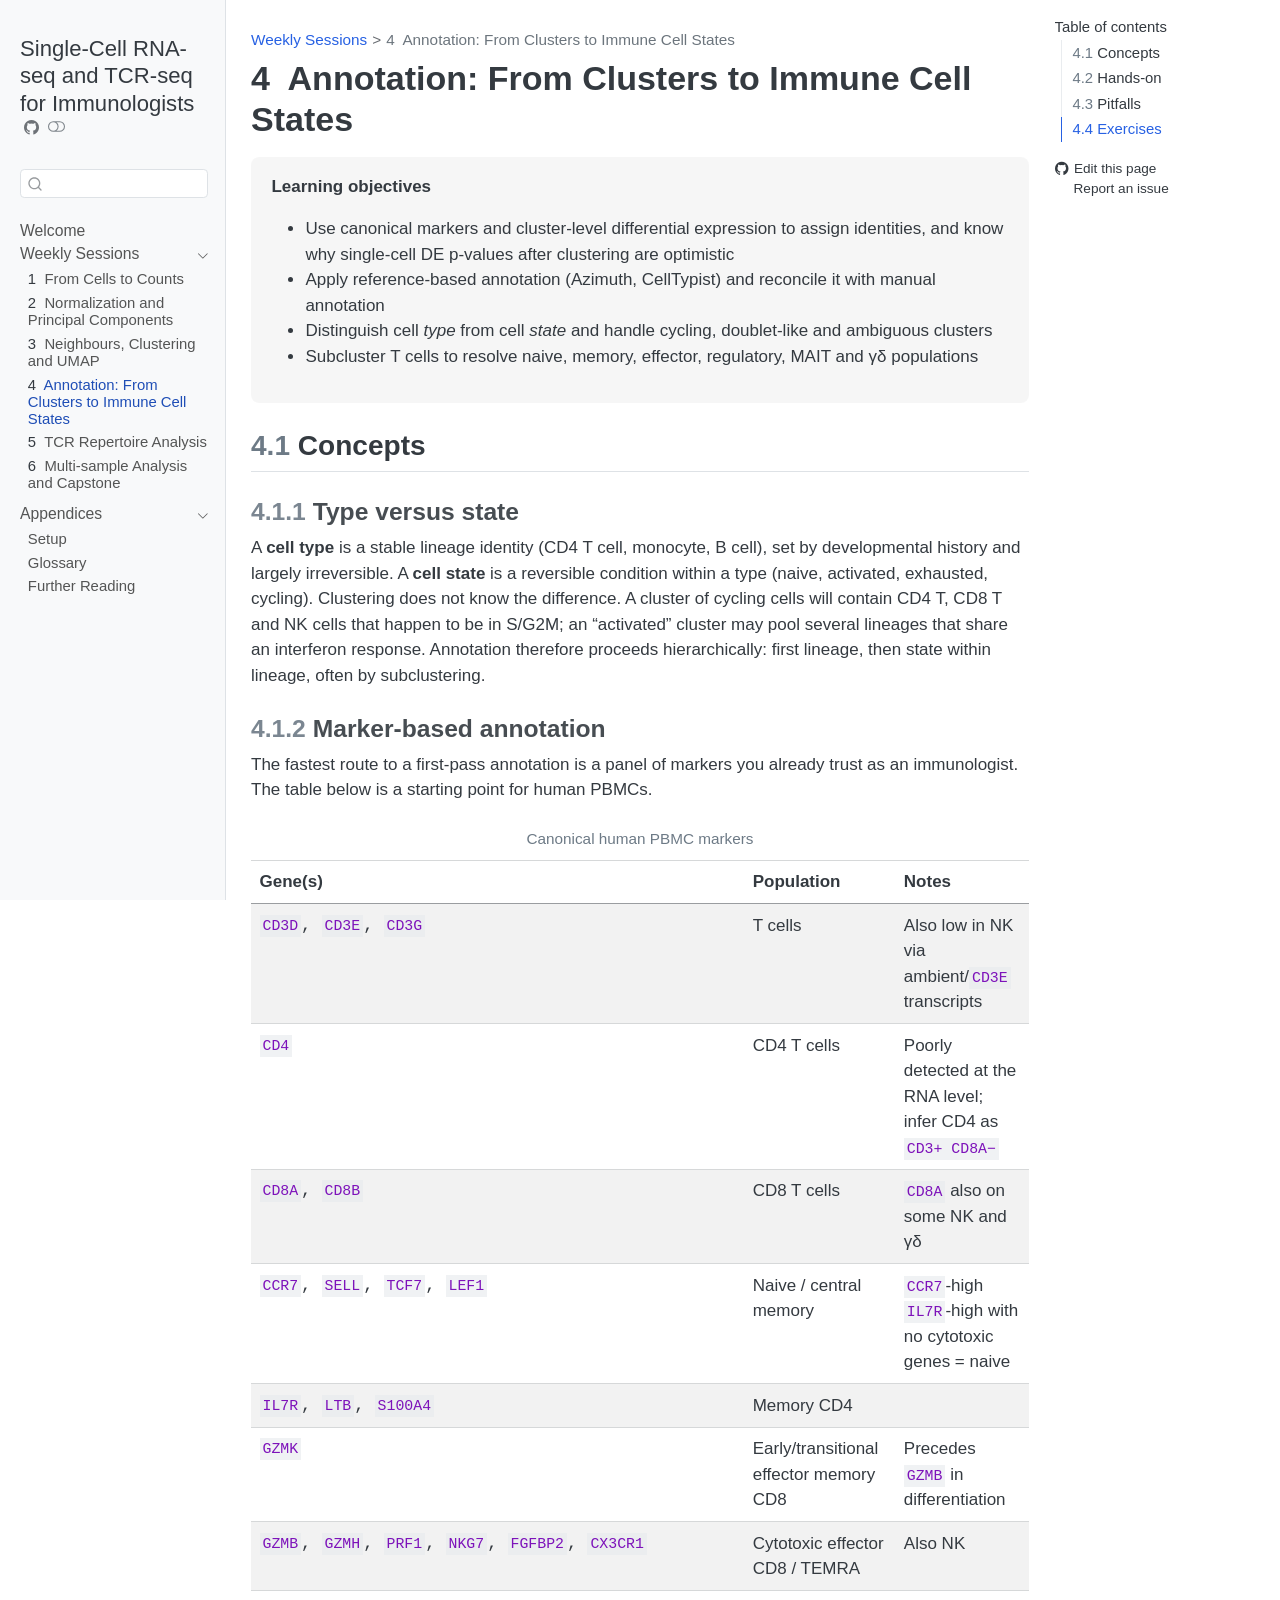
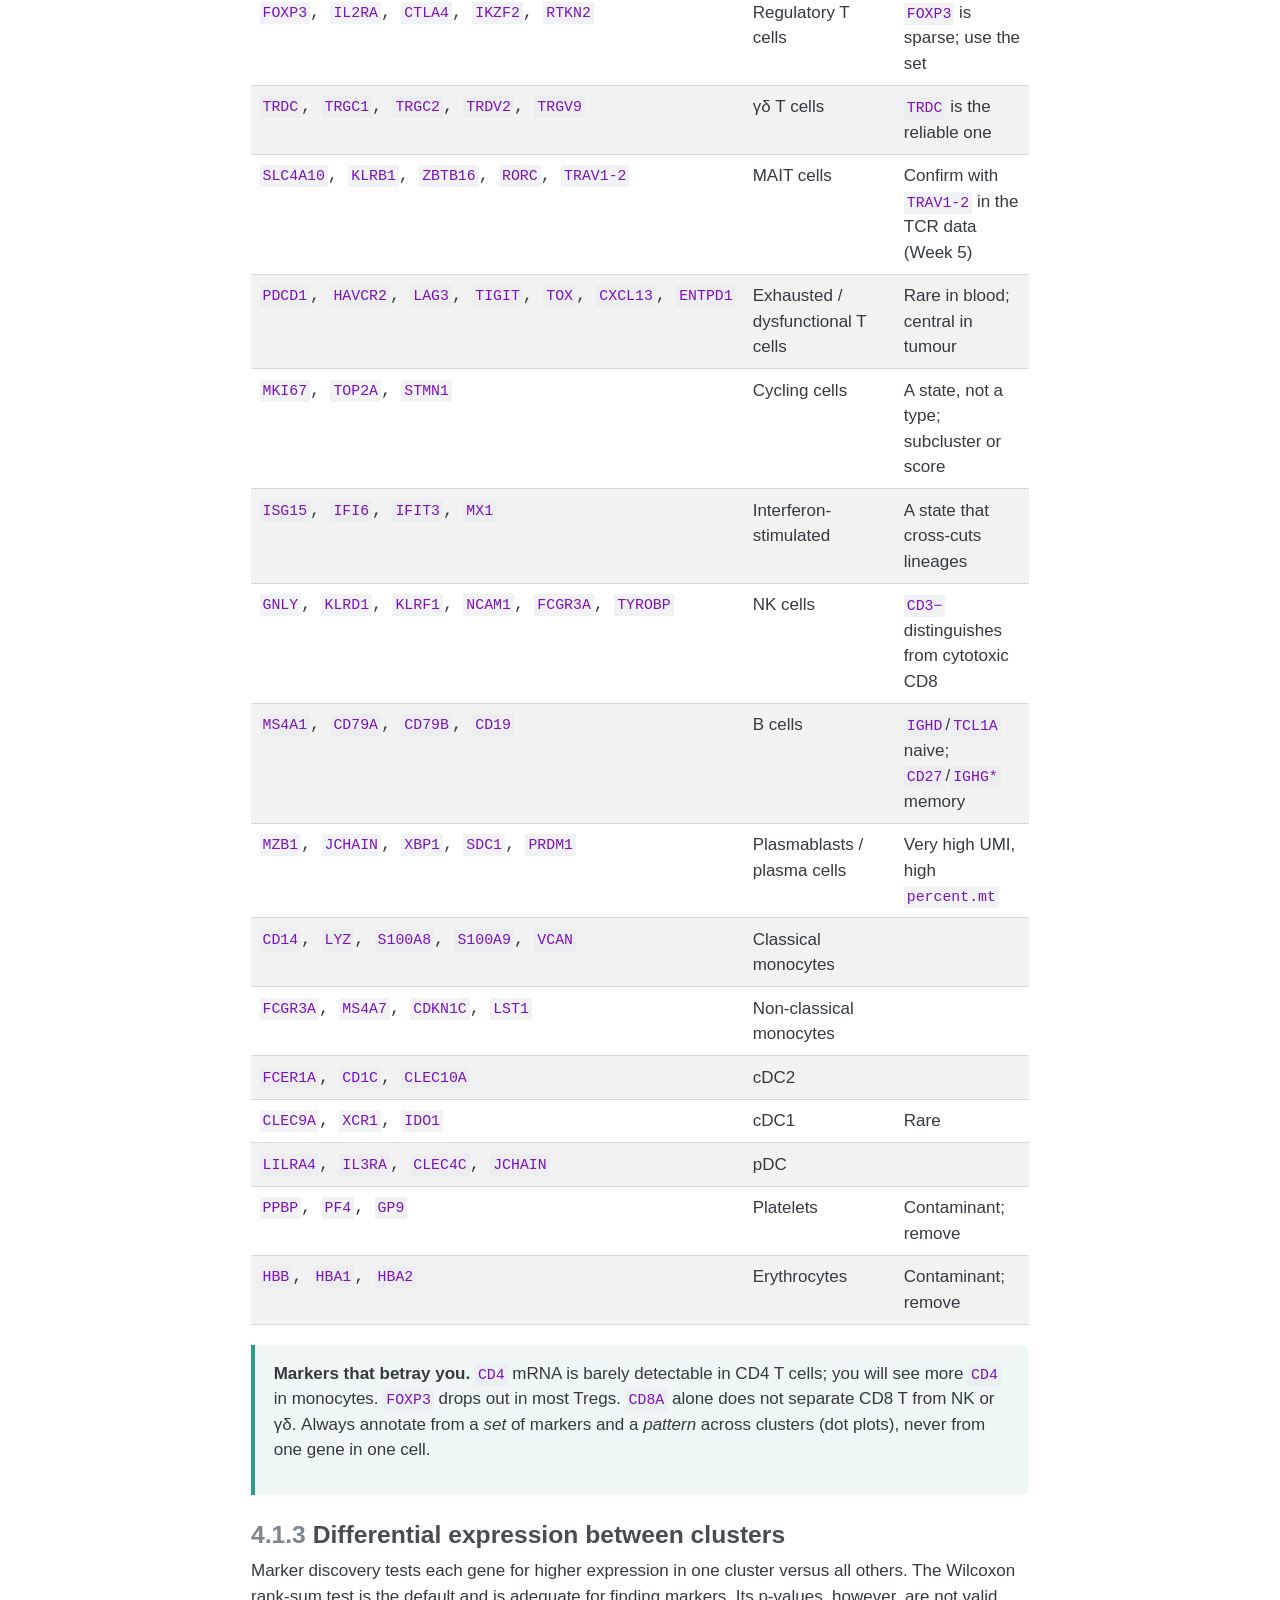
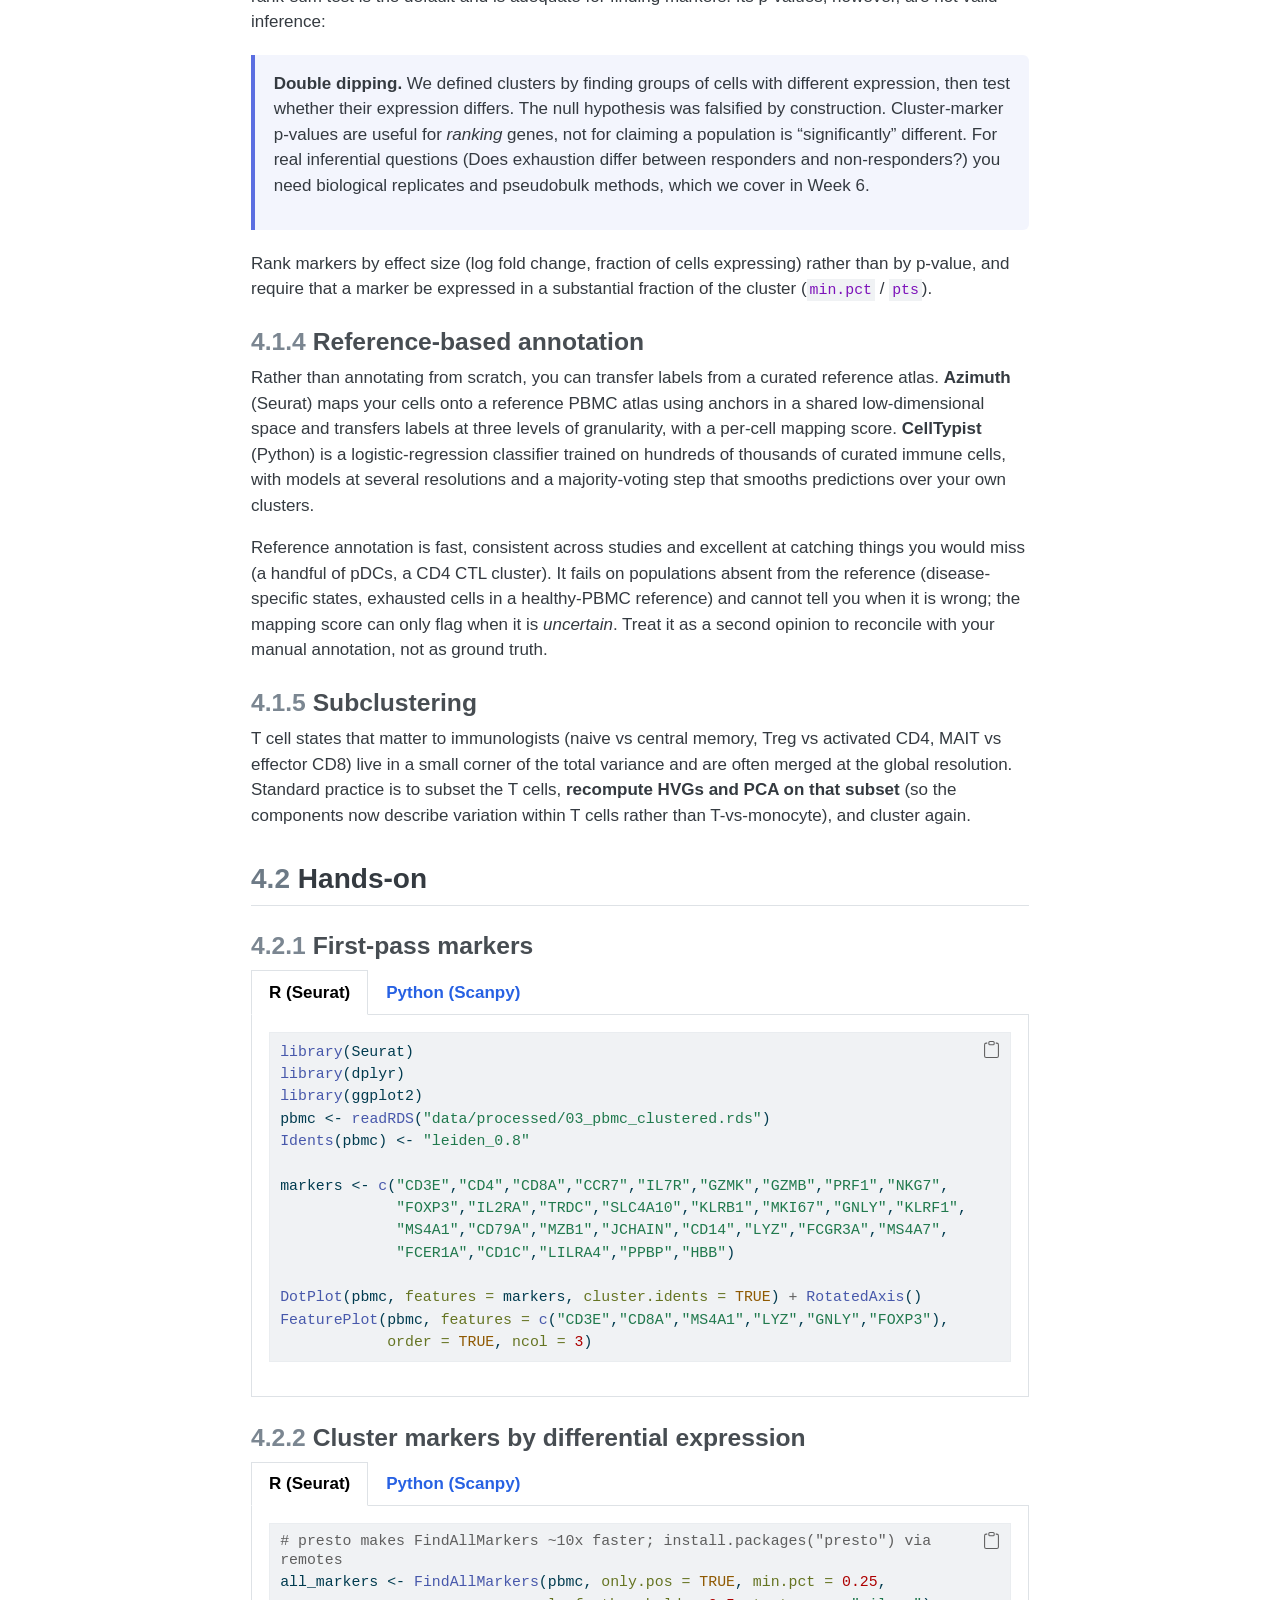
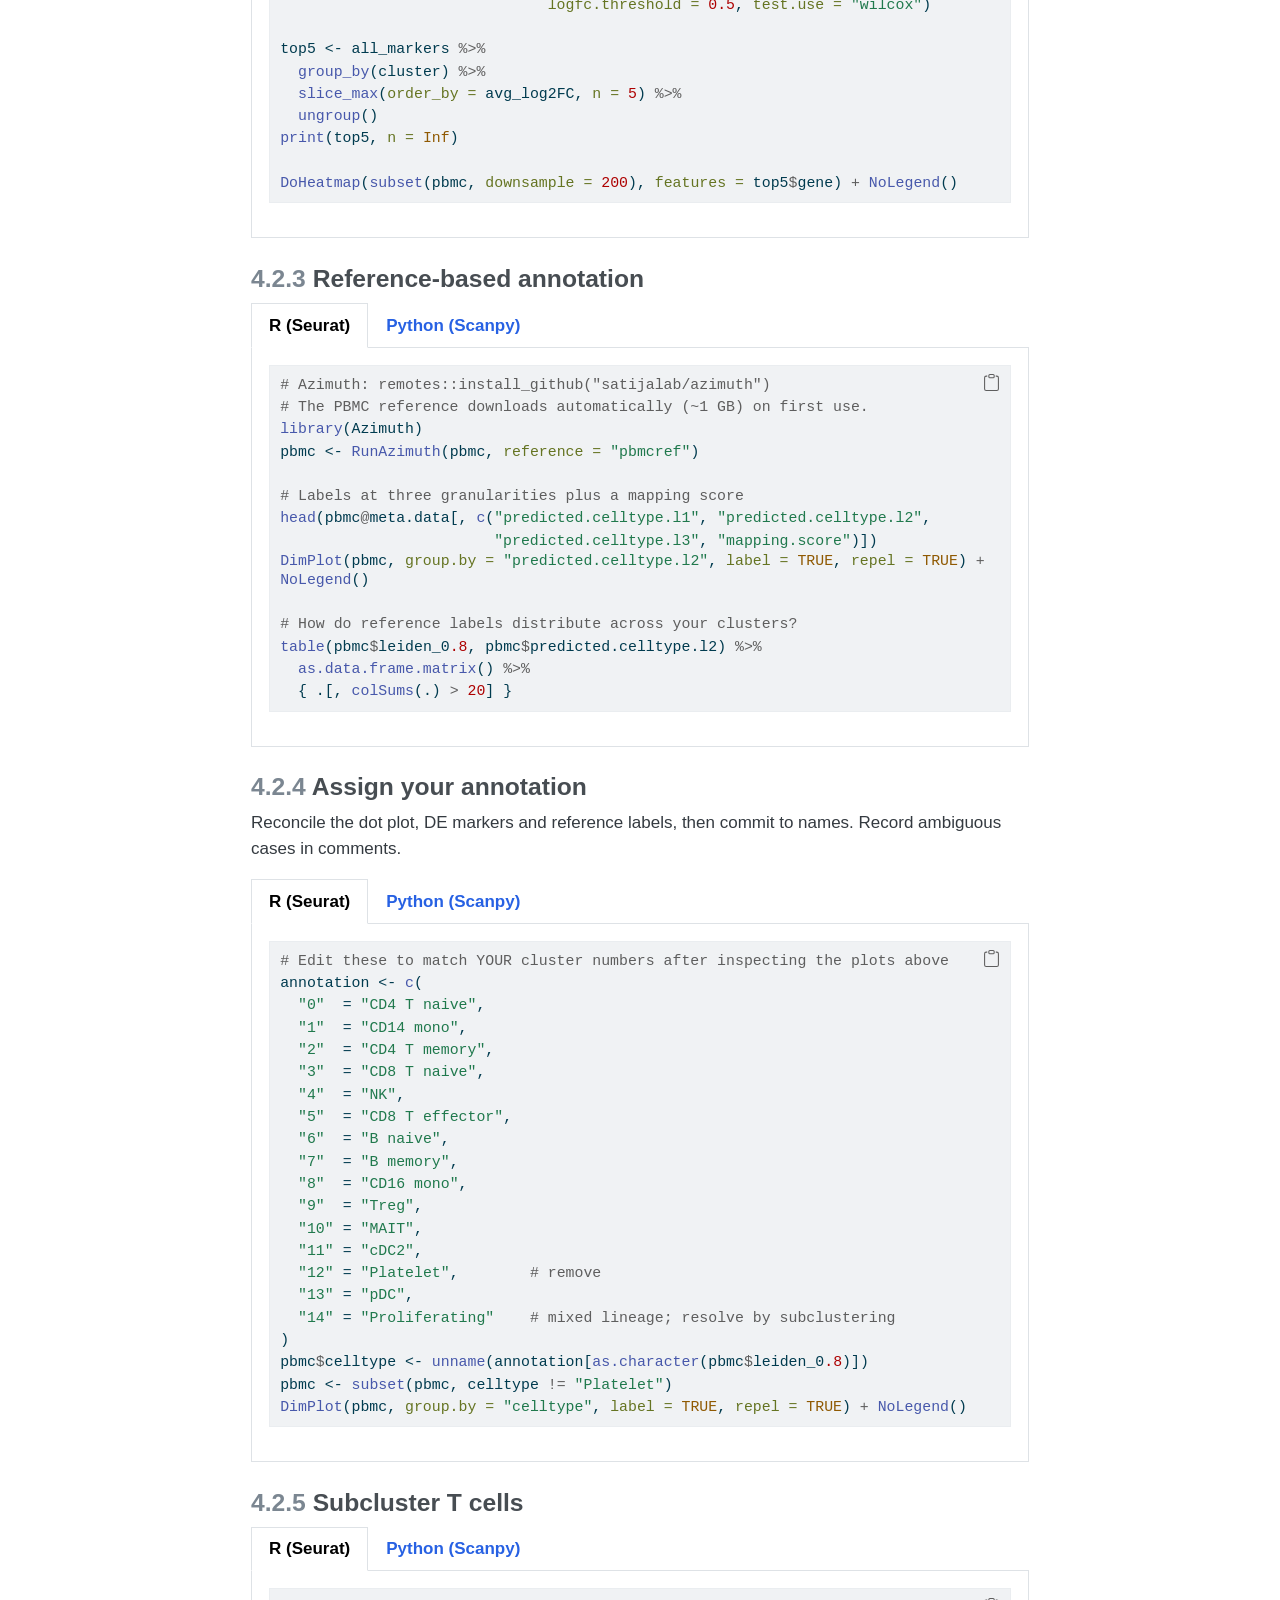
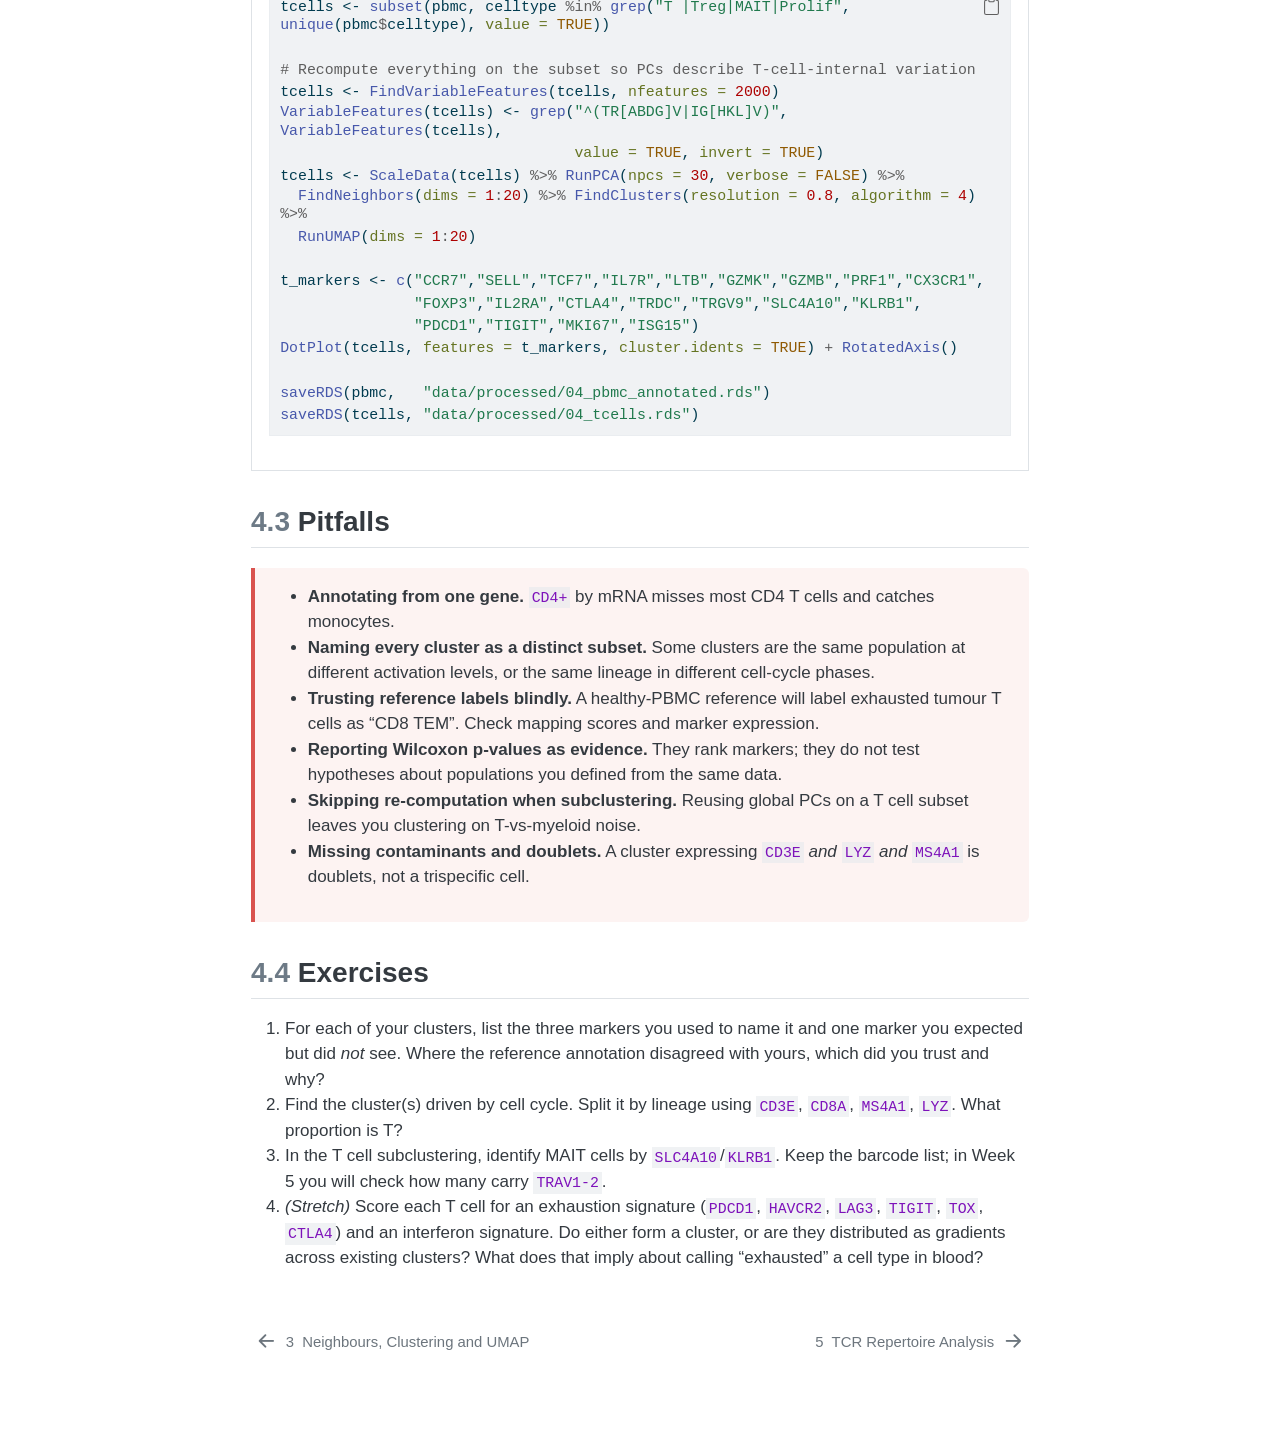
<file: chapters/04-annotation.html>
<!DOCTYPE html>
<html xmlns="http://www.w3.org/1999/xhtml" lang="en" xml:lang="en"><head>

<meta charset="utf-8">
<meta name="generator" content="quarto-1.11.9">

<meta name="viewport" content="width=device-width, initial-scale=1.0, user-scalable=yes">


<title>4&nbsp; Annotation: From Clusters to Immune Cell States – Single-Cell RNA-seq and TCR-seq for Immunologists</title>
<style>
/* Default styles provided by pandoc.
** See https://pandoc.org/MANUAL.html#variables-for-html for config info.
*/
span.smallcaps{font-variant: small-caps;}
div.columns{display: flex; gap: 1.5em;}
div.column{flex: auto;}
@media screen {
div.columns{gap: min(4vw, 1.5em);}
div.column{overflow-x: auto;}
}
div.hanging-indent{margin-left: 1.5em; text-indent: -1.5em;}
ul.task-list{list-style: none;}
ul.task-list li input[type="checkbox"] {
  width: 0.8em;
  margin: 0 0.8em 0.2em -1em; /* quarto-specific, see https://github.com/quarto-dev/quarto-cli/issues/4556 */ 
  vertical-align: middle;
}
/* CSS for syntax highlighting */
html { -webkit-text-size-adjust: 100%; }
pre > code.sourceCode { white-space: pre; position: relative; }
pre > code.sourceCode > span { display: inline-block; line-height: 1.25; }
pre > code.sourceCode > span:empty { height: 1.2em; }
.sourceCode { overflow: visible; }
code.sourceCode > span { color: inherit; text-decoration: inherit; }
div.sourceCode { margin: 1em 0; }
pre.sourceCode { margin: 0; }
@media screen {
div.sourceCode { overflow: auto; }
}
@media print {
pre > code.sourceCode { white-space: pre-wrap; }
pre > code.sourceCode > span { text-indent: -5em; padding-left: 5em; }
}
pre.numberSource code
  { counter-reset: source-line 0; }
pre.numberSource code > span
  { position: relative; left: -4em; counter-increment: source-line; }
pre.numberSource code > span > a:first-child::before
  { content: counter(source-line);
    position: relative; left: -1em; text-align: right; vertical-align: baseline;
    border: none; display: inline-block;
    -webkit-touch-callout: none; -webkit-user-select: none;
    -khtml-user-select: none; -moz-user-select: none;
    -ms-user-select: none; user-select: none;
    padding: 0 4px; width: 4em;
  }
pre.numberSource { margin-left: 3em;  padding-left: 4px; }
div.sourceCode
  {   }
@media screen {
pre > code.sourceCode > span > a:first-child::before { text-decoration: underline; }
}
</style>


<script src="../site_libs/quarto-nav/quarto-nav.js"></script>
<script src="../site_libs/quarto-nav/headroom.min.js"></script>
<script src="../site_libs/clipboard/clipboard.min.js"></script>
<script src="../site_libs/quarto-search/autocomplete.umd.js"></script>
<script src="../site_libs/quarto-search/fuse.min.js"></script>
<script src="../site_libs/quarto-search/quarto-search.js"></script>
<meta name="quarto:offset" content="../">
<link href="../chapters/05-tcr-repertoire.html" rel="next">
<link href="../chapters/03-neighbors-clustering-umap.html" rel="prev">
<script src="../site_libs/quarto-html/quarto.js" type="module"></script>
<script src="../site_libs/quarto-html/tabsets/tabsets.js" type="module"></script>
<script src="../site_libs/quarto-html/scrollable-regions/scrollable-regions.js" type="module"></script>
<script src="../site_libs/quarto-html/popper.min.js"></script>
<script src="../site_libs/quarto-html/tippy.umd.min.js"></script>
<script src="../site_libs/quarto-html/anchor.min.js"></script>
<link href="../site_libs/quarto-html/tippy.css" rel="stylesheet">
<link href="../site_libs/quarto-html/quarto-syntax-highlighting-63b5708e65d6cd79cd7618c58d0c21e7.css" rel="stylesheet" class="quarto-color-scheme" id="quarto-text-highlighting-styles">
<link href="../site_libs/quarto-html/quarto-syntax-highlighting-dark-447e42e69aaa9833c0ba1b986f430b20.css" rel="stylesheet" class="quarto-color-scheme quarto-color-alternate" id="quarto-text-highlighting-styles">
<link href="../site_libs/quarto-html/quarto-syntax-highlighting-63b5708e65d6cd79cd7618c58d0c21e7.css" rel="stylesheet" class="quarto-color-scheme-extra" id="quarto-text-highlighting-styles">
<script src="../site_libs/bootstrap/bootstrap.min.js"></script>
<link href="../site_libs/bootstrap/bootstrap-icons.css" rel="stylesheet">
<link href="../site_libs/bootstrap/bootstrap-a14ddb716205d37b0cd7ddc1c0d5f8e2.min.css" rel="stylesheet" append-hash="true" class="quarto-color-scheme" id="quarto-bootstrap" data-mode="light">
<link href="../site_libs/bootstrap/bootstrap-dark-7f333f7748f914eda9c98d44bee5325d.min.css" rel="stylesheet" append-hash="true" class="quarto-color-scheme quarto-color-alternate" id="quarto-bootstrap" data-mode="dark">
<link href="../site_libs/bootstrap/bootstrap-a14ddb716205d37b0cd7ddc1c0d5f8e2.min.css" rel="stylesheet" append-hash="true" class="quarto-color-scheme-extra" id="quarto-bootstrap" data-mode="light">
<script id="quarto-search-options" type="application/json">{
  "location": "sidebar",
  "copy-button": false,
  "collapse-after": 3,
  "panel-placement": "start",
  "type": "textbox",
  "limit": 50,
  "keyboard-shortcut": [
    "f",
    "/",
    "s"
  ],
  "show-item-context": false,
  "language": {
    "search-no-results-text": "No results",
    "search-matching-documents-text": "matching documents",
    "search-copy-link-title": "Copy link to search",
    "search-hide-matches-text": "Hide additional matches",
    "search-more-match-text": "more match in this document",
    "search-more-matches-text": "more matches in this document",
    "search-clear-button-title": "Clear",
    "search-text-placeholder": "",
    "search-detached-cancel-button-title": "Cancel",
    "search-submit-button-title": "Submit",
    "search-label": "Search"
  }
}</script>


</head>

<body class="nav-sidebar docked quarto-light"><a id="quarto-skip-link" class="visually-hidden-focusable" href="#quarto-document-content">Skip to main content</a><script id="quarto-html-before-body" type="application/javascript">
    const toggleBodyColorMode = (bsSheetEl) => {
      const mode = bsSheetEl.getAttribute("data-mode");
      const bodyEl = window.document.querySelector("body");
      if (mode === "dark") {
        bodyEl.classList.add("quarto-dark");
        bodyEl.classList.remove("quarto-light");
      } else {
        bodyEl.classList.add("quarto-light");
        bodyEl.classList.remove("quarto-dark");
      }
    }
    const toggleBodyColorPrimary = () => {
      const bsSheetEl = window.document.querySelector("link#quarto-bootstrap:not([rel=disabled-stylesheet])");
      if (bsSheetEl) {
        toggleBodyColorMode(bsSheetEl);
      }
    }
    const setColorSchemeToggle = (alternate) => {
      const toggles = window.document.querySelectorAll('.quarto-color-scheme-toggle');
      for (let i=0; i < toggles.length; i++) {
        const toggle = toggles[i];
        if (toggle) {
          toggle.setAttribute("aria-checked", alternate ? "true" : "false");
          if (alternate) {
            toggle.classList.add("alternate");
          } else {
            toggle.classList.remove("alternate");
          }
        }
      }
    };
    const toggleColorMode = (alternate) => {
      // Switch the stylesheets
      const primaryStylesheets = window.document.querySelectorAll('link.quarto-color-scheme:not(.quarto-color-alternate)');
      const alternateStylesheets = window.document.querySelectorAll('link.quarto-color-scheme.quarto-color-alternate');
      manageTransitions('#quarto-margin-sidebar .nav-link', false);
      if (alternate) {
        // note: dark is layered on light, we don't disable primary!
        enableStylesheet(alternateStylesheets);
        for (const sheetNode of alternateStylesheets) {
          if (sheetNode.id === "quarto-bootstrap") {
            toggleBodyColorMode(sheetNode);
          }
        }
      } else {
        disableStylesheet(alternateStylesheets);
        enableStylesheet(primaryStylesheets)
        toggleBodyColorPrimary();
      }
      manageTransitions('#quarto-margin-sidebar .nav-link', true);
      // Switch the toggles
      setColorSchemeToggle(alternate)
    }
    // Hack to workaround the fact that safari doesn't
    // properly recolor the scrollbar when toggling (#1455).
    // Not run on load: stylesheets are set before first paint there, and
    // scrolling would undo the scroll to a URL fragment (#14973).
    // The one pixel nudge keeps the reader where they were.
    const refreshSafariScrollbar = () => {
      if (navigator.userAgent.indexOf('Safari') > 0 && navigator.userAgent.indexOf('Chrome') == -1) {
        manageTransitions("body", false);
        const scrollY = window.scrollY;
        window.scrollTo(0, scrollY > 0 ? scrollY - 1 : 1);
        setTimeout(() => {
          window.scrollTo(0, scrollY);
          manageTransitions("body", true);
        }, 40);
      }
    }
    const disableStylesheet = (stylesheets) => {
      for (let i=0; i < stylesheets.length; i++) {
        const stylesheet = stylesheets[i];
        stylesheet.rel = 'disabled-stylesheet';
      }
    }
    const enableStylesheet = (stylesheets) => {
      for (let i=0; i < stylesheets.length; i++) {
        const stylesheet = stylesheets[i];
        if(stylesheet.rel !== 'stylesheet') { // for Chrome, which will still FOUC without this check
          stylesheet.rel = 'stylesheet';
        }
      }
    }
    const manageTransitions = (selector, allowTransitions) => {
      const els = window.document.querySelectorAll(selector);
      for (let i=0; i < els.length; i++) {
        const el = els[i];
        if (allowTransitions) {
          el.classList.remove('notransition');
        } else {
          el.classList.add('notransition');
        }
      }
    }
    const isFileUrl = () => {
      return window.location.protocol === 'file:';
    }
    const hasAlternateSentinel = () => {
      let styleSentinel = getColorSchemeSentinel();
      if (styleSentinel !== null) {
        return styleSentinel === "alternate";
      } else {
        return false;
      }
    }
    const setStyleSentinel = (alternate) => {
      const value = alternate ? "alternate" : "default";
      if (!isFileUrl()) {
        window.localStorage.setItem("quarto-color-scheme", value);
      } else {
        localAlternateSentinel = value;
      }
    }
    const getColorSchemeSentinel = () => {
      if (!isFileUrl()) {
        const storageValue = window.localStorage.getItem("quarto-color-scheme");
        return storageValue != null ? storageValue : localAlternateSentinel;
      } else {
        return localAlternateSentinel;
      }
    }
    const toggleGiscusIfUsed = (isAlternate, darkModeDefault) => {
      const baseTheme = document.querySelector('#giscus-base-theme')?.value ?? 'light';
      const alternateTheme = document.querySelector('#giscus-alt-theme')?.value ?? 'dark';
      let newTheme = '';
      if(authorPrefersDark) {
        newTheme = isAlternate ? baseTheme : alternateTheme;
      } else {
        newTheme = isAlternate ? alternateTheme : baseTheme;
      }
      const changeGiscusTheme = () => {
        // From: https://github.com/giscus/giscus/issues/336
        const sendMessage = (message) => {
          const iframe = document.querySelector('iframe.giscus-frame');
          if (!iframe) return;
          iframe.contentWindow.postMessage({ giscus: message }, 'https://giscus.app');
        }
        sendMessage({
          setConfig: {
            theme: newTheme
          }
        });
      }
      const isGiscussLoaded = window.document.querySelector('iframe.giscus-frame') !== null;
      if (isGiscussLoaded) {
        changeGiscusTheme();
      }
    };
    const authorPrefersDark = false;
    const darkModeDefault = authorPrefersDark;
      document.querySelector('link#quarto-text-highlighting-styles.quarto-color-scheme-extra').rel = 'disabled-stylesheet';
      document.querySelector('link#quarto-bootstrap.quarto-color-scheme-extra').rel = 'disabled-stylesheet';
    let localAlternateSentinel = darkModeDefault ? 'alternate' : 'default';
    // Dark / light mode switch
    window.quartoToggleColorScheme = () => {
      // Read the current dark / light value
      let toAlternate = !hasAlternateSentinel();
      toggleColorMode(toAlternate);
      refreshSafariScrollbar();
      setStyleSentinel(toAlternate);
      toggleGiscusIfUsed(toAlternate, darkModeDefault);
      window.dispatchEvent(new Event('resize'));
    };
    // Switch to dark mode if need be
    if (hasAlternateSentinel()) {
      toggleColorMode(true);
    } else {
      toggleColorMode(false);
    }
  </script>

<div id="quarto-search-results"></div>
  <header id="quarto-header" class="headroom fixed-top">
  <nav class="quarto-secondary-nav" aria-label="Toolbar">
    <div class="container-fluid d-flex">
      <button type="button" class="quarto-btn-toggle btn" data-bs-toggle="collapse" role="button" data-bs-target=".quarto-sidebar-collapse-item" aria-controls="quarto-sidebar" aria-expanded="false" aria-label="Toggle sidebar navigation" onclick="if (window.quartoToggleHeadroom) { window.quartoToggleHeadroom(); }">
        <i class="bi bi-layout-text-sidebar-reverse"></i>
      </button>
        <nav class="quarto-page-breadcrumbs" aria-label="Breadcrumbs"><ol class="breadcrumb"><li class="breadcrumb-item"><a href="../chapters/01-from-cells-to-counts.html">Weekly Sessions</a></li><li class="breadcrumb-item"><a href="../chapters/04-annotation.html"><span class="chapter-number">4</span>&nbsp; <span class="chapter-title">Annotation: From Clusters to Immune Cell States</span></a></li></ol></nav>
        <a class="flex-grow-1" data-bs-toggle="collapse" data-bs-target=".quarto-sidebar-collapse-item" onclick="if (window.quartoToggleHeadroom) { window.quartoToggleHeadroom(); }">      
        </a>
      <button type="button" class="btn quarto-search-button" aria-label="Search" onclick="window.quartoOpenSearch();">
        <i class="bi bi-search"></i>
      </button>
    </div>
  </nav>
</header>
<!-- content -->
<div id="quarto-content" class="quarto-container page-columns page-rows-contents page-layout-article">
<!-- sidebar -->
  <nav id="quarto-sidebar" class="sidebar collapse collapse-horizontal quarto-sidebar-collapse-item sidebar-navigation docked overflow-auto" aria-label="Site">
    <div class="pt-lg-2 mt-2 text-left sidebar-header">
    <div class="sidebar-title mb-0 py-0">
      <a href="../">Single-Cell RNA-seq and TCR-seq for Immunologists</a> 
        <div class="sidebar-tools-main">
    <a href="https://github.com/aezamora14/scRNA-immunology-course" title="Source Code" class="quarto-navigation-tool px-1" aria-label="Source Code"><i class="bi bi-github"></i></a>
  <button type="button" role="switch" aria-checked="false" class="quarto-color-scheme-toggle quarto-navigation-tool  px-1" onclick="window.quartoToggleColorScheme(); return false;" title="Toggle dark mode" aria-label="Toggle dark mode"><i class="bi"></i></button>
</div>
    </div>
      </div>
        <div class="mt-2 flex-shrink-0 align-items-center">
        <div class="sidebar-search">
        <div id="quarto-search" class="" title="Search"></div>
        </div>
        </div>
    <div class="sidebar-menu-container"> 
    <ul class="list-unstyled mt-1">
        <li class="sidebar-item">
  <div class="sidebar-item-container"> 
  <a href="../index.html" class="sidebar-item-text sidebar-link">
 <span class="menu-text">Welcome</span></a>
  </div>
</li>
        <li class="sidebar-item sidebar-item-section">
      <div class="sidebar-item-container"> 
            <button type="button" class="sidebar-item-text sidebar-item-toggle sidebar-link text-start" data-bs-toggle="collapse" data-bs-target="#quarto-sidebar-section-1" aria-controls="quarto-sidebar-section-1" aria-expanded="true">
 <span class="menu-text" id="quarto-sidebar-section-1-label">Weekly Sessions</span><i class="bi bi-chevron-right" aria-hidden="true"></i></button>
      </div>
      <ul id="quarto-sidebar-section-1" aria-labelledby="quarto-sidebar-section-1-label" class="collapse list-unstyled sidebar-section depth1 show">  
          <li class="sidebar-item">
  <div class="sidebar-item-container"> 
  <a href="../chapters/01-from-cells-to-counts.html" class="sidebar-item-text sidebar-link">
 <span class="menu-text"><span class="chapter-number">1</span>&nbsp; <span class="chapter-title">From Cells to Counts</span></span></a>
  </div>
</li>
          <li class="sidebar-item">
  <div class="sidebar-item-container"> 
  <a href="../chapters/02-normalization-and-pca.html" class="sidebar-item-text sidebar-link">
 <span class="menu-text"><span class="chapter-number">2</span>&nbsp; <span class="chapter-title">Normalization and Principal Components</span></span></a>
  </div>
</li>
          <li class="sidebar-item">
  <div class="sidebar-item-container"> 
  <a href="../chapters/03-neighbors-clustering-umap.html" class="sidebar-item-text sidebar-link">
 <span class="menu-text"><span class="chapter-number">3</span>&nbsp; <span class="chapter-title">Neighbours, Clustering and UMAP</span></span></a>
  </div>
</li>
          <li class="sidebar-item">
  <div class="sidebar-item-container"> 
  <a href="../chapters/04-annotation.html" class="sidebar-item-text sidebar-link active">
 <span class="menu-text"><span class="chapter-number">4</span>&nbsp; <span class="chapter-title">Annotation: From Clusters to Immune Cell States</span></span></a>
  </div>
</li>
          <li class="sidebar-item">
  <div class="sidebar-item-container"> 
  <a href="../chapters/05-tcr-repertoire.html" class="sidebar-item-text sidebar-link">
 <span class="menu-text"><span class="chapter-number">5</span>&nbsp; <span class="chapter-title">TCR Repertoire Analysis</span></span></a>
  </div>
</li>
          <li class="sidebar-item">
  <div class="sidebar-item-container"> 
  <a href="../chapters/06-multisample-and-capstone.html" class="sidebar-item-text sidebar-link">
 <span class="menu-text"><span class="chapter-number">6</span>&nbsp; <span class="chapter-title">Multi-sample Analysis and Capstone</span></span></a>
  </div>
</li>
      </ul>
  </li>
        <li class="sidebar-item sidebar-item-section">
      <div class="sidebar-item-container"> 
            <button type="button" class="sidebar-item-text sidebar-item-toggle sidebar-link text-start" data-bs-toggle="collapse" data-bs-target="#quarto-sidebar-section-2" aria-controls="quarto-sidebar-section-2" aria-expanded="true">
 <span class="menu-text" id="quarto-sidebar-section-2-label">Appendices</span><i class="bi bi-chevron-right" aria-hidden="true"></i></button>
      </div>
      <ul id="quarto-sidebar-section-2" aria-labelledby="quarto-sidebar-section-2-label" class="collapse list-unstyled sidebar-section depth1 show">  
          <li class="sidebar-item">
  <div class="sidebar-item-container"> 
  <a href="../appendix/setup.html" class="sidebar-item-text sidebar-link">
 <span class="menu-text">Setup</span></a>
  </div>
</li>
          <li class="sidebar-item">
  <div class="sidebar-item-container"> 
  <a href="../appendix/glossary.html" class="sidebar-item-text sidebar-link">
 <span class="menu-text">Glossary</span></a>
  </div>
</li>
          <li class="sidebar-item">
  <div class="sidebar-item-container"> 
  <a href="../appendix/further-reading.html" class="sidebar-item-text sidebar-link">
 <span class="menu-text">Further Reading</span></a>
  </div>
</li>
      </ul>
  </li>
    </ul>
    </div>
</nav>
<div id="quarto-sidebar-glass" class="quarto-sidebar-collapse-item" data-bs-toggle="collapse" data-bs-target=".quarto-sidebar-collapse-item"></div>
<!-- margin-sidebar -->
    <div id="quarto-margin-sidebar" class="sidebar margin-sidebar">
        <nav id="TOC" role="doc-toc" aria-labelledby="toc-title" class="toc-active">
    <h2 id="toc-title">Table of contents</h2>
   
  <ul>
  <li><a href="#concepts" id="toc-concepts" class="nav-link active" data-scroll-target="#concepts"><span class="header-section-number">4.1</span> Concepts</a>
  <ul class="collapse">
  <li><a href="#type-versus-state" id="toc-type-versus-state" class="nav-link" data-scroll-target="#type-versus-state"><span class="header-section-number">4.1.1</span> Type versus state</a></li>
  <li><a href="#marker-based-annotation" id="toc-marker-based-annotation" class="nav-link" data-scroll-target="#marker-based-annotation"><span class="header-section-number">4.1.2</span> Marker-based annotation</a></li>
  <li><a href="#differential-expression-between-clusters" id="toc-differential-expression-between-clusters" class="nav-link" data-scroll-target="#differential-expression-between-clusters"><span class="header-section-number">4.1.3</span> Differential expression between clusters</a></li>
  <li><a href="#reference-based-annotation" id="toc-reference-based-annotation" class="nav-link" data-scroll-target="#reference-based-annotation"><span class="header-section-number">4.1.4</span> Reference-based annotation</a></li>
  <li><a href="#subclustering" id="toc-subclustering" class="nav-link" data-scroll-target="#subclustering"><span class="header-section-number">4.1.5</span> Subclustering</a></li>
  </ul></li>
  <li><a href="#hands-on" id="toc-hands-on" class="nav-link" data-scroll-target="#hands-on"><span class="header-section-number">4.2</span> Hands-on</a>
  <ul class="collapse">
  <li><a href="#first-pass-markers" id="toc-first-pass-markers" class="nav-link" data-scroll-target="#first-pass-markers"><span class="header-section-number">4.2.1</span> First-pass markers</a></li>
  <li><a href="#cluster-markers-by-differential-expression" id="toc-cluster-markers-by-differential-expression" class="nav-link" data-scroll-target="#cluster-markers-by-differential-expression"><span class="header-section-number">4.2.2</span> Cluster markers by differential expression</a></li>
  <li><a href="#reference-based-annotation-1" id="toc-reference-based-annotation-1" class="nav-link" data-scroll-target="#reference-based-annotation-1"><span class="header-section-number">4.2.3</span> Reference-based annotation</a></li>
  <li><a href="#assign-your-annotation" id="toc-assign-your-annotation" class="nav-link" data-scroll-target="#assign-your-annotation"><span class="header-section-number">4.2.4</span> Assign your annotation</a></li>
  <li><a href="#subcluster-t-cells" id="toc-subcluster-t-cells" class="nav-link" data-scroll-target="#subcluster-t-cells"><span class="header-section-number">4.2.5</span> Subcluster T cells</a></li>
  </ul></li>
  <li><a href="#pitfalls" id="toc-pitfalls" class="nav-link" data-scroll-target="#pitfalls"><span class="header-section-number">4.3</span> Pitfalls</a></li>
  <li><a href="#exercises" id="toc-exercises" class="nav-link" data-scroll-target="#exercises"><span class="header-section-number">4.4</span> Exercises</a></li>
  </ul>
<div class="toc-actions"><ul><li><a href="https://github.com/aezamora14/scRNA-immunology-course/edit/main/chapters/04-annotation.qmd" class="toc-action"><i class="bi bi-github"></i>Edit this page</a></li><li><a href="https://github.com/aezamora14/scRNA-immunology-course/issues/new" class="toc-action"><i class="bi empty"></i>Report an issue</a></li></ul></div></nav>
    </div>
<!-- main -->
<main class="content" id="quarto-document-content" tabindex="-1">


<header id="title-block-header" class="quarto-title-block default"><nav class="quarto-page-breadcrumbs quarto-title-breadcrumbs d-none d-lg-block" aria-label="Breadcrumbs"><ol class="breadcrumb"><li class="breadcrumb-item"><a href="../chapters/01-from-cells-to-counts.html">Weekly Sessions</a></li><li class="breadcrumb-item"><a href="../chapters/04-annotation.html"><span class="chapter-number">4</span>&nbsp; <span class="chapter-title">Annotation: From Clusters to Immune Cell States</span></a></li></ol></nav>
<div class="quarto-title">
<h1 class="title"><span id="sec-annotation" class="quarto-section-identifier"><span class="chapter-number">4</span>&nbsp; <span class="chapter-title">Annotation: From Clusters to Immune Cell States</span></span></h1>
</div>



<div class="quarto-title-meta">

    
  
    
  </div>
  


</header>


<div class="objectives">
<p><strong>Learning objectives</strong></p>
<ul>
<li>Use canonical markers and cluster-level differential expression to assign identities, and know why single-cell DE p-values after clustering are optimistic</li>
<li>Apply reference-based annotation (Azimuth, CellTypist) and reconcile it with manual annotation</li>
<li>Distinguish cell <em>type</em> from cell <em>state</em> and handle cycling, doublet-like and ambiguous clusters</li>
<li>Subcluster T cells to resolve naive, memory, effector, regulatory, MAIT and γδ populations</li>
</ul>
</div>
<section id="concepts" class="level2" data-number="4.1">
<h2 data-number="4.1" class="anchored" data-anchor-id="concepts"><span class="header-section-number">4.1</span> Concepts</h2>
<section id="type-versus-state" class="level3" data-number="4.1.1">
<h3 data-number="4.1.1" class="anchored" data-anchor-id="type-versus-state"><span class="header-section-number">4.1.1</span> Type versus state</h3>
<p>A <strong>cell type</strong> is a stable lineage identity (CD4 T cell, monocyte, B cell), set by developmental history and largely irreversible. A <strong>cell state</strong> is a reversible condition within a type (naive, activated, exhausted, cycling). Clustering does not know the difference. A cluster of cycling cells will contain CD4 T, CD8 T and NK cells that happen to be in S/G2M; an “activated” cluster may pool several lineages that share an interferon response. Annotation therefore proceeds hierarchically: first lineage, then state within lineage, often by subclustering.</p>
</section>
<section id="marker-based-annotation" class="level3" data-number="4.1.2">
<h3 data-number="4.1.2" class="anchored" data-anchor-id="marker-based-annotation"><span class="header-section-number">4.1.2</span> Marker-based annotation</h3>
<p>The fastest route to a first-pass annotation is a panel of markers you already trust as an immunologist. The table below is a starting point for human PBMCs.</p>
<table class="marker-table table-striped table-hover caption-top table">
<caption>Canonical human PBMC markers</caption>
<colgroup>
<col style="width: 33%">
<col style="width: 33%">
<col style="width: 33%">
</colgroup>
<thead>
<tr class="header">
<th>Gene(s)</th>
<th>Population</th>
<th>Notes</th>
</tr>
</thead>
<tbody>
<tr class="odd">
<td><code>CD3D</code>, <code>CD3E</code>, <code>CD3G</code></td>
<td>T cells</td>
<td>Also low in NK via ambient/<code>CD3E</code> transcripts</td>
</tr>
<tr class="even">
<td><code>CD4</code></td>
<td>CD4 T cells</td>
<td>Poorly detected at the RNA level; infer CD4 as <code>CD3+ CD8A−</code></td>
</tr>
<tr class="odd">
<td><code>CD8A</code>, <code>CD8B</code></td>
<td>CD8 T cells</td>
<td><code>CD8A</code> also on some NK and γδ</td>
</tr>
<tr class="even">
<td><code>CCR7</code>, <code>SELL</code>, <code>TCF7</code>, <code>LEF1</code></td>
<td>Naive / central memory</td>
<td><code>CCR7</code>-high <code>IL7R</code>-high with no cytotoxic genes = naive</td>
</tr>
<tr class="odd">
<td><code>IL7R</code>, <code>LTB</code>, <code>S100A4</code></td>
<td>Memory CD4</td>
<td></td>
</tr>
<tr class="even">
<td><code>GZMK</code></td>
<td>Early/transitional effector memory CD8</td>
<td>Precedes <code>GZMB</code> in differentiation</td>
</tr>
<tr class="odd">
<td><code>GZMB</code>, <code>GZMH</code>, <code>PRF1</code>, <code>NKG7</code>, <code>FGFBP2</code>, <code>CX3CR1</code></td>
<td>Cytotoxic effector CD8 / TEMRA</td>
<td>Also NK</td>
</tr>
<tr class="even">
<td><code>FOXP3</code>, <code>IL2RA</code>, <code>CTLA4</code>, <code>IKZF2</code>, <code>RTKN2</code></td>
<td>Regulatory T cells</td>
<td><code>FOXP3</code> is sparse; use the set</td>
</tr>
<tr class="odd">
<td><code>TRDC</code>, <code>TRGC1</code>, <code>TRGC2</code>, <code>TRDV2</code>, <code>TRGV9</code></td>
<td>γδ T cells</td>
<td><code>TRDC</code> is the reliable one</td>
</tr>
<tr class="even">
<td><code>SLC4A10</code>, <code>KLRB1</code>, <code>ZBTB16</code>, <code>RORC</code>, <code>TRAV1-2</code></td>
<td>MAIT cells</td>
<td>Confirm with <code>TRAV1-2</code> in the TCR data (Week 5)</td>
</tr>
<tr class="odd">
<td><code>PDCD1</code>, <code>HAVCR2</code>, <code>LAG3</code>, <code>TIGIT</code>, <code>TOX</code>, <code>CXCL13</code>, <code>ENTPD1</code></td>
<td>Exhausted / dysfunctional T cells</td>
<td>Rare in blood; central in tumour</td>
</tr>
<tr class="even">
<td><code>MKI67</code>, <code>TOP2A</code>, <code>STMN1</code></td>
<td>Cycling cells</td>
<td>A state, not a type; subcluster or score</td>
</tr>
<tr class="odd">
<td><code>ISG15</code>, <code>IFI6</code>, <code>IFIT3</code>, <code>MX1</code></td>
<td>Interferon-stimulated</td>
<td>A state that cross-cuts lineages</td>
</tr>
<tr class="even">
<td><code>GNLY</code>, <code>KLRD1</code>, <code>KLRF1</code>, <code>NCAM1</code>, <code>FCGR3A</code>, <code>TYROBP</code></td>
<td>NK cells</td>
<td><code>CD3−</code> distinguishes from cytotoxic CD8</td>
</tr>
<tr class="odd">
<td><code>MS4A1</code>, <code>CD79A</code>, <code>CD79B</code>, <code>CD19</code></td>
<td>B cells</td>
<td><code>IGHD</code>/<code>TCL1A</code> naive; <code>CD27</code>/<code>IGHG*</code> memory</td>
</tr>
<tr class="even">
<td><code>MZB1</code>, <code>JCHAIN</code>, <code>XBP1</code>, <code>SDC1</code>, <code>PRDM1</code></td>
<td>Plasmablasts / plasma cells</td>
<td>Very high UMI, high <code>percent.mt</code></td>
</tr>
<tr class="odd">
<td><code>CD14</code>, <code>LYZ</code>, <code>S100A8</code>, <code>S100A9</code>, <code>VCAN</code></td>
<td>Classical monocytes</td>
<td></td>
</tr>
<tr class="even">
<td><code>FCGR3A</code>, <code>MS4A7</code>, <code>CDKN1C</code>, <code>LST1</code></td>
<td>Non-classical monocytes</td>
<td></td>
</tr>
<tr class="odd">
<td><code>FCER1A</code>, <code>CD1C</code>, <code>CLEC10A</code></td>
<td>cDC2</td>
<td></td>
</tr>
<tr class="even">
<td><code>CLEC9A</code>, <code>XCR1</code>, <code>IDO1</code></td>
<td>cDC1</td>
<td>Rare</td>
</tr>
<tr class="odd">
<td><code>LILRA4</code>, <code>IL3RA</code>, <code>CLEC4C</code>, <code>JCHAIN</code></td>
<td>pDC</td>
<td></td>
</tr>
<tr class="even">
<td><code>PPBP</code>, <code>PF4</code>, <code>GP9</code></td>
<td>Platelets</td>
<td>Contaminant; remove</td>
</tr>
<tr class="odd">
<td><code>HBB</code>, <code>HBA1</code>, <code>HBA2</code></td>
<td>Erythrocytes</td>
<td>Contaminant; remove</td>
</tr>
</tbody>
</table>
<div class="immuno">
<p><strong>Markers that betray you.</strong> <code>CD4</code> mRNA is barely detectable in CD4 T cells; you will see more <code>CD4</code> in monocytes. <code>FOXP3</code> drops out in most Tregs. <code>CD8A</code> alone does not separate CD8 T from NK or γδ. Always annotate from a <em>set</em> of markers and a <em>pattern</em> across clusters (dot plots), never from one gene in one cell.</p>
</div>
</section>
<section id="differential-expression-between-clusters" class="level3" data-number="4.1.3">
<h3 data-number="4.1.3" class="anchored" data-anchor-id="differential-expression-between-clusters"><span class="header-section-number">4.1.3</span> Differential expression between clusters</h3>
<p>Marker discovery tests each gene for higher expression in one cluster versus all others. The Wilcoxon rank-sum test is the default and is adequate for finding markers. Its p-values, however, are not valid inference:</p>
<div class="concept">
<p><strong>Double dipping.</strong> We defined clusters by finding groups of cells with different expression, then test whether their expression differs. The null hypothesis was falsified by construction. Cluster-marker p-values are useful for <em>ranking</em> genes, not for claiming a population is “significantly” different. For real inferential questions (Does exhaustion differ between responders and non-responders?) you need biological replicates and pseudobulk methods, which we cover in Week 6.</p>
</div>
<p>Rank markers by effect size (log fold change, fraction of cells expressing) rather than by p-value, and require that a marker be expressed in a substantial fraction of the cluster (<code>min.pct</code> / <code>pts</code>).</p>
</section>
<section id="reference-based-annotation" class="level3" data-number="4.1.4">
<h3 data-number="4.1.4" class="anchored" data-anchor-id="reference-based-annotation"><span class="header-section-number">4.1.4</span> Reference-based annotation</h3>
<p>Rather than annotating from scratch, you can transfer labels from a curated reference atlas. <strong>Azimuth</strong> (Seurat) maps your cells onto a reference PBMC atlas using anchors in a shared low-dimensional space and transfers labels at three levels of granularity, with a per-cell mapping score. <strong>CellTypist</strong> (Python) is a logistic-regression classifier trained on hundreds of thousands of curated immune cells, with models at several resolutions and a majority-voting step that smooths predictions over your own clusters.</p>
<p>Reference annotation is fast, consistent across studies and excellent at catching things you would miss (a handful of pDCs, a CD4 CTL cluster). It fails on populations absent from the reference (disease-specific states, exhausted cells in a healthy-PBMC reference) and cannot tell you when it is wrong; the mapping score can only flag when it is <em>uncertain</em>. Treat it as a second opinion to reconcile with your manual annotation, not as ground truth.</p>
</section>
<section id="subclustering" class="level3" data-number="4.1.5">
<h3 data-number="4.1.5" class="anchored" data-anchor-id="subclustering"><span class="header-section-number">4.1.5</span> Subclustering</h3>
<p>T cell states that matter to immunologists (naive vs central memory, Treg vs activated CD4, MAIT vs effector CD8) live in a small corner of the total variance and are often merged at the global resolution. Standard practice is to subset the T cells, <strong>recompute HVGs and PCA on that subset</strong> (so the components now describe variation within T cells rather than T-vs-monocyte), and cluster again.</p>
</section>
</section>
<section id="hands-on" class="level2" data-number="4.2">
<h2 data-number="4.2" class="anchored" data-anchor-id="hands-on"><span class="header-section-number">4.2</span> Hands-on</h2>
<section id="first-pass-markers" class="level3" data-number="4.2.1">
<h3 data-number="4.2.1" class="anchored" data-anchor-id="first-pass-markers"><span class="header-section-number">4.2.1</span> First-pass markers</h3>
<div class="tabset-margin-container"></div><div class="panel-tabset" data-group="language">
<ul class="nav nav-tabs" role="tablist"><li class="nav-item" role="presentation"><a class="nav-link active" id="tabset-1-1-tab" data-bs-toggle="tab" data-bs-target="#tabset-1-1" role="tab" aria-controls="tabset-1-1" aria-selected="true" href="">R (Seurat)</a></li><li class="nav-item" role="presentation"><a class="nav-link" id="tabset-1-2-tab" data-bs-toggle="tab" data-bs-target="#tabset-1-2" role="tab" aria-controls="tabset-1-2" aria-selected="false" href="">Python (Scanpy)</a></li></ul>
<div class="tab-content" data-group="language">
<div id="tabset-1-1" class="tab-pane active" role="tabpanel" aria-labelledby="tabset-1-1-tab">
<div class="code-copy-outer-scaffold"><div class="sourceCode" id="cb1"><pre class="sourceCode r code-with-copy"><code class="sourceCode r"><span id="cb1-1"><a href="#cb1-1" aria-hidden="true" tabindex="-1"></a><span class="fu">library</span>(Seurat)</span>
<span id="cb1-2"><a href="#cb1-2" aria-hidden="true" tabindex="-1"></a><span class="fu">library</span>(dplyr)</span>
<span id="cb1-3"><a href="#cb1-3" aria-hidden="true" tabindex="-1"></a><span class="fu">library</span>(ggplot2)</span>
<span id="cb1-4"><a href="#cb1-4" aria-hidden="true" tabindex="-1"></a>pbmc <span class="ot">&lt;-</span> <span class="fu">readRDS</span>(<span class="st">"data/processed/03_pbmc_clustered.rds"</span>)</span>
<span id="cb1-5"><a href="#cb1-5" aria-hidden="true" tabindex="-1"></a><span class="fu">Idents</span>(pbmc) <span class="ot">&lt;-</span> <span class="st">"leiden_0.8"</span></span>
<span id="cb1-6"><a href="#cb1-6" aria-hidden="true" tabindex="-1"></a></span>
<span id="cb1-7"><a href="#cb1-7" aria-hidden="true" tabindex="-1"></a>markers <span class="ot">&lt;-</span> <span class="fu">c</span>(<span class="st">"CD3E"</span>,<span class="st">"CD4"</span>,<span class="st">"CD8A"</span>,<span class="st">"CCR7"</span>,<span class="st">"IL7R"</span>,<span class="st">"GZMK"</span>,<span class="st">"GZMB"</span>,<span class="st">"PRF1"</span>,<span class="st">"NKG7"</span>,</span>
<span id="cb1-8"><a href="#cb1-8" aria-hidden="true" tabindex="-1"></a>             <span class="st">"FOXP3"</span>,<span class="st">"IL2RA"</span>,<span class="st">"TRDC"</span>,<span class="st">"SLC4A10"</span>,<span class="st">"KLRB1"</span>,<span class="st">"MKI67"</span>,<span class="st">"GNLY"</span>,<span class="st">"KLRF1"</span>,</span>
<span id="cb1-9"><a href="#cb1-9" aria-hidden="true" tabindex="-1"></a>             <span class="st">"MS4A1"</span>,<span class="st">"CD79A"</span>,<span class="st">"MZB1"</span>,<span class="st">"JCHAIN"</span>,<span class="st">"CD14"</span>,<span class="st">"LYZ"</span>,<span class="st">"FCGR3A"</span>,<span class="st">"MS4A7"</span>,</span>
<span id="cb1-10"><a href="#cb1-10" aria-hidden="true" tabindex="-1"></a>             <span class="st">"FCER1A"</span>,<span class="st">"CD1C"</span>,<span class="st">"LILRA4"</span>,<span class="st">"PPBP"</span>,<span class="st">"HBB"</span>)</span>
<span id="cb1-11"><a href="#cb1-11" aria-hidden="true" tabindex="-1"></a></span>
<span id="cb1-12"><a href="#cb1-12" aria-hidden="true" tabindex="-1"></a><span class="fu">DotPlot</span>(pbmc, <span class="at">features =</span> markers, <span class="at">cluster.idents =</span> <span class="cn">TRUE</span>) <span class="sc">+</span> <span class="fu">RotatedAxis</span>()</span>
<span id="cb1-13"><a href="#cb1-13" aria-hidden="true" tabindex="-1"></a><span class="fu">FeaturePlot</span>(pbmc, <span class="at">features =</span> <span class="fu">c</span>(<span class="st">"CD3E"</span>,<span class="st">"CD8A"</span>,<span class="st">"MS4A1"</span>,<span class="st">"LYZ"</span>,<span class="st">"GNLY"</span>,<span class="st">"FOXP3"</span>),</span>
<span id="cb1-14"><a href="#cb1-14" aria-hidden="true" tabindex="-1"></a>            <span class="at">order =</span> <span class="cn">TRUE</span>, <span class="at">ncol =</span> <span class="dv">3</span>)</span></code></pre></div><button title="Copy to Clipboard" class="code-copy-button"><i class="bi"></i></button></div>
</div>
<div id="tabset-1-2" class="tab-pane" role="tabpanel" aria-labelledby="tabset-1-2-tab">
<div class="code-copy-outer-scaffold"><div class="sourceCode" id="cb2"><pre class="sourceCode python code-with-copy"><code class="sourceCode python"><span id="cb2-1"><a href="#cb2-1" aria-hidden="true" tabindex="-1"></a><span class="im">import</span> scanpy <span class="im">as</span> sc</span>
<span id="cb2-2"><a href="#cb2-2" aria-hidden="true" tabindex="-1"></a><span class="im">import</span> pandas <span class="im">as</span> pd</span>
<span id="cb2-3"><a href="#cb2-3" aria-hidden="true" tabindex="-1"></a>adata <span class="op">=</span> sc.read_h5ad(<span class="st">"data/processed/03_pbmc_clustered.h5ad"</span>)</span>
<span id="cb2-4"><a href="#cb2-4" aria-hidden="true" tabindex="-1"></a></span>
<span id="cb2-5"><a href="#cb2-5" aria-hidden="true" tabindex="-1"></a>markers <span class="op">=</span> [<span class="st">"CD3E"</span>,<span class="st">"CD4"</span>,<span class="st">"CD8A"</span>,<span class="st">"CCR7"</span>,<span class="st">"IL7R"</span>,<span class="st">"GZMK"</span>,<span class="st">"GZMB"</span>,<span class="st">"PRF1"</span>,<span class="st">"NKG7"</span>,</span>
<span id="cb2-6"><a href="#cb2-6" aria-hidden="true" tabindex="-1"></a>           <span class="st">"FOXP3"</span>,<span class="st">"IL2RA"</span>,<span class="st">"TRDC"</span>,<span class="st">"SLC4A10"</span>,<span class="st">"KLRB1"</span>,<span class="st">"MKI67"</span>,<span class="st">"GNLY"</span>,<span class="st">"KLRF1"</span>,</span>
<span id="cb2-7"><a href="#cb2-7" aria-hidden="true" tabindex="-1"></a>           <span class="st">"MS4A1"</span>,<span class="st">"CD79A"</span>,<span class="st">"MZB1"</span>,<span class="st">"JCHAIN"</span>,<span class="st">"CD14"</span>,<span class="st">"LYZ"</span>,<span class="st">"FCGR3A"</span>,<span class="st">"MS4A7"</span>,</span>
<span id="cb2-8"><a href="#cb2-8" aria-hidden="true" tabindex="-1"></a>           <span class="st">"FCER1A"</span>,<span class="st">"CD1C"</span>,<span class="st">"LILRA4"</span>,<span class="st">"PPBP"</span>,<span class="st">"HBB"</span>]</span>
<span id="cb2-9"><a href="#cb2-9" aria-hidden="true" tabindex="-1"></a></span>
<span id="cb2-10"><a href="#cb2-10" aria-hidden="true" tabindex="-1"></a><span class="co"># use_raw=True plots the full log-normalized matrix, not the scaled HVG subset</span></span>
<span id="cb2-11"><a href="#cb2-11" aria-hidden="true" tabindex="-1"></a>sc.pl.dotplot(adata, markers, groupby<span class="op">=</span><span class="st">"leiden_0.8"</span>, use_raw<span class="op">=</span><span class="va">True</span>, dendrogram<span class="op">=</span><span class="va">True</span>)</span>
<span id="cb2-12"><a href="#cb2-12" aria-hidden="true" tabindex="-1"></a>sc.pl.umap(adata, color<span class="op">=</span>[<span class="st">"CD3E"</span>,<span class="st">"CD8A"</span>,<span class="st">"MS4A1"</span>,<span class="st">"LYZ"</span>,<span class="st">"GNLY"</span>,<span class="st">"FOXP3"</span>],</span>
<span id="cb2-13"><a href="#cb2-13" aria-hidden="true" tabindex="-1"></a>           use_raw<span class="op">=</span><span class="va">True</span>, ncols<span class="op">=</span><span class="dv">3</span>, frameon<span class="op">=</span><span class="va">False</span>)</span></code></pre></div><button title="Copy to Clipboard" class="code-copy-button"><i class="bi"></i></button></div>
</div>
</div>
</div>
</section>
<section id="cluster-markers-by-differential-expression" class="level3" data-number="4.2.2">
<h3 data-number="4.2.2" class="anchored" data-anchor-id="cluster-markers-by-differential-expression"><span class="header-section-number">4.2.2</span> Cluster markers by differential expression</h3>
<div class="tabset-margin-container"></div><div class="panel-tabset" data-group="language">
<ul class="nav nav-tabs" role="tablist"><li class="nav-item" role="presentation"><a class="nav-link active" id="tabset-2-1-tab" data-bs-toggle="tab" data-bs-target="#tabset-2-1" role="tab" aria-controls="tabset-2-1" aria-selected="true" href="">R (Seurat)</a></li><li class="nav-item" role="presentation"><a class="nav-link" id="tabset-2-2-tab" data-bs-toggle="tab" data-bs-target="#tabset-2-2" role="tab" aria-controls="tabset-2-2" aria-selected="false" href="">Python (Scanpy)</a></li></ul>
<div class="tab-content" data-group="language">
<div id="tabset-2-1" class="tab-pane active" role="tabpanel" aria-labelledby="tabset-2-1-tab">
<div class="code-copy-outer-scaffold"><div class="sourceCode" id="cb3"><pre class="sourceCode r code-with-copy"><code class="sourceCode r"><span id="cb3-1"><a href="#cb3-1" aria-hidden="true" tabindex="-1"></a><span class="co"># presto makes FindAllMarkers ~10x faster; install.packages("presto") via remotes</span></span>
<span id="cb3-2"><a href="#cb3-2" aria-hidden="true" tabindex="-1"></a>all_markers <span class="ot">&lt;-</span> <span class="fu">FindAllMarkers</span>(pbmc, <span class="at">only.pos =</span> <span class="cn">TRUE</span>, <span class="at">min.pct =</span> <span class="fl">0.25</span>,</span>
<span id="cb3-3"><a href="#cb3-3" aria-hidden="true" tabindex="-1"></a>                              <span class="at">logfc.threshold =</span> <span class="fl">0.5</span>, <span class="at">test.use =</span> <span class="st">"wilcox"</span>)</span>
<span id="cb3-4"><a href="#cb3-4" aria-hidden="true" tabindex="-1"></a></span>
<span id="cb3-5"><a href="#cb3-5" aria-hidden="true" tabindex="-1"></a>top5 <span class="ot">&lt;-</span> all_markers <span class="sc">%&gt;%</span></span>
<span id="cb3-6"><a href="#cb3-6" aria-hidden="true" tabindex="-1"></a>  <span class="fu">group_by</span>(cluster) <span class="sc">%&gt;%</span></span>
<span id="cb3-7"><a href="#cb3-7" aria-hidden="true" tabindex="-1"></a>  <span class="fu">slice_max</span>(<span class="at">order_by =</span> avg_log2FC, <span class="at">n =</span> <span class="dv">5</span>) <span class="sc">%&gt;%</span></span>
<span id="cb3-8"><a href="#cb3-8" aria-hidden="true" tabindex="-1"></a>  <span class="fu">ungroup</span>()</span>
<span id="cb3-9"><a href="#cb3-9" aria-hidden="true" tabindex="-1"></a><span class="fu">print</span>(top5, <span class="at">n =</span> <span class="cn">Inf</span>)</span>
<span id="cb3-10"><a href="#cb3-10" aria-hidden="true" tabindex="-1"></a></span>
<span id="cb3-11"><a href="#cb3-11" aria-hidden="true" tabindex="-1"></a><span class="fu">DoHeatmap</span>(<span class="fu">subset</span>(pbmc, <span class="at">downsample =</span> <span class="dv">200</span>), <span class="at">features =</span> top5<span class="sc">$</span>gene) <span class="sc">+</span> <span class="fu">NoLegend</span>()</span></code></pre></div><button title="Copy to Clipboard" class="code-copy-button"><i class="bi"></i></button></div>
</div>
<div id="tabset-2-2" class="tab-pane" role="tabpanel" aria-labelledby="tabset-2-2-tab">
<div class="code-copy-outer-scaffold"><div class="sourceCode" id="cb4"><pre class="sourceCode python code-with-copy"><code class="sourceCode python"><span id="cb4-1"><a href="#cb4-1" aria-hidden="true" tabindex="-1"></a>sc.tl.rank_genes_groups(adata, groupby<span class="op">=</span><span class="st">"leiden_0.8"</span>, method<span class="op">=</span><span class="st">"wilcoxon"</span>,</span>
<span id="cb4-2"><a href="#cb4-2" aria-hidden="true" tabindex="-1"></a>                        use_raw<span class="op">=</span><span class="va">True</span>, pts<span class="op">=</span><span class="va">True</span>)</span>
<span id="cb4-3"><a href="#cb4-3" aria-hidden="true" tabindex="-1"></a></span>
<span id="cb4-4"><a href="#cb4-4" aria-hidden="true" tabindex="-1"></a><span class="co"># Table of the top 5 genes per cluster, filtered by effect size and % expressing</span></span>
<span id="cb4-5"><a href="#cb4-5" aria-hidden="true" tabindex="-1"></a>sc.tl.filter_rank_genes_groups(adata, min_fold_change<span class="op">=</span><span class="fl">1.5</span>, min_in_group_fraction<span class="op">=</span><span class="fl">0.25</span>)</span>
<span id="cb4-6"><a href="#cb4-6" aria-hidden="true" tabindex="-1"></a>sc.pl.rank_genes_groups_dotplot(adata, n_genes<span class="op">=</span><span class="dv">5</span>, key<span class="op">=</span><span class="st">"rank_genes_groups_filtered"</span>)</span>
<span id="cb4-7"><a href="#cb4-7" aria-hidden="true" tabindex="-1"></a></span>
<span id="cb4-8"><a href="#cb4-8" aria-hidden="true" tabindex="-1"></a>top <span class="op">=</span> sc.get.rank_genes_groups_df(adata, group<span class="op">=</span><span class="va">None</span>).groupby(<span class="st">"group"</span>).head(<span class="dv">5</span>)</span>
<span id="cb4-9"><a href="#cb4-9" aria-hidden="true" tabindex="-1"></a><span class="bu">print</span>(top[[<span class="st">"group"</span>, <span class="st">"names"</span>, <span class="st">"logfoldchanges"</span>, <span class="st">"pct_nz_group"</span>]])</span></code></pre></div><button title="Copy to Clipboard" class="code-copy-button"><i class="bi"></i></button></div>
</div>
</div>
</div>
</section>
<section id="reference-based-annotation-1" class="level3" data-number="4.2.3">
<h3 data-number="4.2.3" class="anchored" data-anchor-id="reference-based-annotation-1"><span class="header-section-number">4.2.3</span> Reference-based annotation</h3>
<div class="tabset-margin-container"></div><div class="panel-tabset" data-group="language">
<ul class="nav nav-tabs" role="tablist"><li class="nav-item" role="presentation"><a class="nav-link active" id="tabset-3-1-tab" data-bs-toggle="tab" data-bs-target="#tabset-3-1" role="tab" aria-controls="tabset-3-1" aria-selected="true" href="">R (Seurat)</a></li><li class="nav-item" role="presentation"><a class="nav-link" id="tabset-3-2-tab" data-bs-toggle="tab" data-bs-target="#tabset-3-2" role="tab" aria-controls="tabset-3-2" aria-selected="false" href="">Python (Scanpy)</a></li></ul>
<div class="tab-content" data-group="language">
<div id="tabset-3-1" class="tab-pane active" role="tabpanel" aria-labelledby="tabset-3-1-tab">
<div class="code-copy-outer-scaffold"><div class="sourceCode" id="cb5"><pre class="sourceCode r code-with-copy"><code class="sourceCode r"><span id="cb5-1"><a href="#cb5-1" aria-hidden="true" tabindex="-1"></a><span class="co"># Azimuth: remotes::install_github("satijalab/azimuth")</span></span>
<span id="cb5-2"><a href="#cb5-2" aria-hidden="true" tabindex="-1"></a><span class="co"># The PBMC reference downloads automatically (~1 GB) on first use.</span></span>
<span id="cb5-3"><a href="#cb5-3" aria-hidden="true" tabindex="-1"></a><span class="fu">library</span>(Azimuth)</span>
<span id="cb5-4"><a href="#cb5-4" aria-hidden="true" tabindex="-1"></a>pbmc <span class="ot">&lt;-</span> <span class="fu">RunAzimuth</span>(pbmc, <span class="at">reference =</span> <span class="st">"pbmcref"</span>)</span>
<span id="cb5-5"><a href="#cb5-5" aria-hidden="true" tabindex="-1"></a></span>
<span id="cb5-6"><a href="#cb5-6" aria-hidden="true" tabindex="-1"></a><span class="co"># Labels at three granularities plus a mapping score</span></span>
<span id="cb5-7"><a href="#cb5-7" aria-hidden="true" tabindex="-1"></a><span class="fu">head</span>(pbmc<span class="sc">@</span>meta.data[, <span class="fu">c</span>(<span class="st">"predicted.celltype.l1"</span>, <span class="st">"predicted.celltype.l2"</span>,</span>
<span id="cb5-8"><a href="#cb5-8" aria-hidden="true" tabindex="-1"></a>                        <span class="st">"predicted.celltype.l3"</span>, <span class="st">"mapping.score"</span>)])</span>
<span id="cb5-9"><a href="#cb5-9" aria-hidden="true" tabindex="-1"></a><span class="fu">DimPlot</span>(pbmc, <span class="at">group.by =</span> <span class="st">"predicted.celltype.l2"</span>, <span class="at">label =</span> <span class="cn">TRUE</span>, <span class="at">repel =</span> <span class="cn">TRUE</span>) <span class="sc">+</span> <span class="fu">NoLegend</span>()</span>
<span id="cb5-10"><a href="#cb5-10" aria-hidden="true" tabindex="-1"></a></span>
<span id="cb5-11"><a href="#cb5-11" aria-hidden="true" tabindex="-1"></a><span class="co"># How do reference labels distribute across your clusters?</span></span>
<span id="cb5-12"><a href="#cb5-12" aria-hidden="true" tabindex="-1"></a><span class="fu">table</span>(pbmc<span class="sc">$</span>leiden_0<span class="fl">.8</span>, pbmc<span class="sc">$</span>predicted.celltype.l2) <span class="sc">%&gt;%</span> </span>
<span id="cb5-13"><a href="#cb5-13" aria-hidden="true" tabindex="-1"></a>  <span class="fu">as.data.frame.matrix</span>() <span class="sc">%&gt;%</span> </span>
<span id="cb5-14"><a href="#cb5-14" aria-hidden="true" tabindex="-1"></a>  { .[, <span class="fu">colSums</span>(.) <span class="sc">&gt;</span> <span class="dv">20</span>] }</span></code></pre></div><button title="Copy to Clipboard" class="code-copy-button"><i class="bi"></i></button></div>
</div>
<div id="tabset-3-2" class="tab-pane" role="tabpanel" aria-labelledby="tabset-3-2-tab">
<div class="code-copy-outer-scaffold"><div class="sourceCode" id="cb6"><pre class="sourceCode python code-with-copy"><code class="sourceCode python"><span id="cb6-1"><a href="#cb6-1" aria-hidden="true" tabindex="-1"></a><span class="co"># pip install celltypist</span></span>
<span id="cb6-2"><a href="#cb6-2" aria-hidden="true" tabindex="-1"></a><span class="im">import</span> celltypist</span>
<span id="cb6-3"><a href="#cb6-3" aria-hidden="true" tabindex="-1"></a><span class="im">from</span> celltypist <span class="im">import</span> models</span>
<span id="cb6-4"><a href="#cb6-4" aria-hidden="true" tabindex="-1"></a></span>
<span id="cb6-5"><a href="#cb6-5" aria-hidden="true" tabindex="-1"></a>models.download_models(model<span class="op">=</span>[<span class="st">"Immune_All_Low.pkl"</span>, <span class="st">"Immune_All_High.pkl"</span>])</span>
<span id="cb6-6"><a href="#cb6-6" aria-hidden="true" tabindex="-1"></a>model <span class="op">=</span> models.Model.load(<span class="st">"Immune_All_Low.pkl"</span>)</span>
<span id="cb6-7"><a href="#cb6-7" aria-hidden="true" tabindex="-1"></a></span>
<span id="cb6-8"><a href="#cb6-8" aria-hidden="true" tabindex="-1"></a><span class="co"># CellTypist expects log1p(CP10k); adata.raw holds exactly that</span></span>
<span id="cb6-9"><a href="#cb6-9" aria-hidden="true" tabindex="-1"></a>pred <span class="op">=</span> celltypist.annotate(adata.raw.to_adata(), model<span class="op">=</span>model, majority_voting<span class="op">=</span><span class="va">True</span>)</span>
<span id="cb6-10"><a href="#cb6-10" aria-hidden="true" tabindex="-1"></a>adata.obs[<span class="st">"celltypist"</span>] <span class="op">=</span> pred.predicted_labels[<span class="st">"predicted_labels"</span>].values</span>
<span id="cb6-11"><a href="#cb6-11" aria-hidden="true" tabindex="-1"></a>adata.obs[<span class="st">"celltypist_mv"</span>] <span class="op">=</span> pred.predicted_labels[<span class="st">"majority_voting"</span>].values</span>
<span id="cb6-12"><a href="#cb6-12" aria-hidden="true" tabindex="-1"></a>adata.obs[<span class="st">"celltypist_conf"</span>] <span class="op">=</span> pred.probability_matrix.<span class="bu">max</span>(axis<span class="op">=</span><span class="dv">1</span>).values</span>
<span id="cb6-13"><a href="#cb6-13" aria-hidden="true" tabindex="-1"></a></span>
<span id="cb6-14"><a href="#cb6-14" aria-hidden="true" tabindex="-1"></a>sc.pl.umap(adata, color<span class="op">=</span>[<span class="st">"celltypist_mv"</span>, <span class="st">"celltypist_conf"</span>], legend_loc<span class="op">=</span><span class="st">"on data"</span>,</span>
<span id="cb6-15"><a href="#cb6-15" aria-hidden="true" tabindex="-1"></a>           legend_fontsize<span class="op">=</span><span class="dv">7</span>, frameon<span class="op">=</span><span class="va">False</span>)</span>
<span id="cb6-16"><a href="#cb6-16" aria-hidden="true" tabindex="-1"></a></span>
<span id="cb6-17"><a href="#cb6-17" aria-hidden="true" tabindex="-1"></a>pd.crosstab(adata.obs[<span class="st">"leiden_0.8"</span>], adata.obs[<span class="st">"celltypist_mv"</span>]).loc[</span>
<span id="cb6-18"><a href="#cb6-18" aria-hidden="true" tabindex="-1"></a>    :, <span class="kw">lambda</span> d: d.<span class="bu">sum</span>() <span class="op">&gt;</span> <span class="dv">20</span>]</span></code></pre></div><button title="Copy to Clipboard" class="code-copy-button"><i class="bi"></i></button></div>
</div>
</div>
</div>
</section>
<section id="assign-your-annotation" class="level3" data-number="4.2.4">
<h3 data-number="4.2.4" class="anchored" data-anchor-id="assign-your-annotation"><span class="header-section-number">4.2.4</span> Assign your annotation</h3>
<p>Reconcile the dot plot, DE markers and reference labels, then commit to names. Record ambiguous cases in comments.</p>
<div class="tabset-margin-container"></div><div class="panel-tabset" data-group="language">
<ul class="nav nav-tabs" role="tablist"><li class="nav-item" role="presentation"><a class="nav-link active" id="tabset-4-1-tab" data-bs-toggle="tab" data-bs-target="#tabset-4-1" role="tab" aria-controls="tabset-4-1" aria-selected="true" href="">R (Seurat)</a></li><li class="nav-item" role="presentation"><a class="nav-link" id="tabset-4-2-tab" data-bs-toggle="tab" data-bs-target="#tabset-4-2" role="tab" aria-controls="tabset-4-2" aria-selected="false" href="">Python (Scanpy)</a></li></ul>
<div class="tab-content" data-group="language">
<div id="tabset-4-1" class="tab-pane active" role="tabpanel" aria-labelledby="tabset-4-1-tab">
<div class="code-copy-outer-scaffold"><div class="sourceCode" id="cb7"><pre class="sourceCode r code-with-copy"><code class="sourceCode r"><span id="cb7-1"><a href="#cb7-1" aria-hidden="true" tabindex="-1"></a><span class="co"># Edit these to match YOUR cluster numbers after inspecting the plots above</span></span>
<span id="cb7-2"><a href="#cb7-2" aria-hidden="true" tabindex="-1"></a>annotation <span class="ot">&lt;-</span> <span class="fu">c</span>(</span>
<span id="cb7-3"><a href="#cb7-3" aria-hidden="true" tabindex="-1"></a>  <span class="st">"0"</span>  <span class="ot">=</span> <span class="st">"CD4 T naive"</span>,</span>
<span id="cb7-4"><a href="#cb7-4" aria-hidden="true" tabindex="-1"></a>  <span class="st">"1"</span>  <span class="ot">=</span> <span class="st">"CD14 mono"</span>,</span>
<span id="cb7-5"><a href="#cb7-5" aria-hidden="true" tabindex="-1"></a>  <span class="st">"2"</span>  <span class="ot">=</span> <span class="st">"CD4 T memory"</span>,</span>
<span id="cb7-6"><a href="#cb7-6" aria-hidden="true" tabindex="-1"></a>  <span class="st">"3"</span>  <span class="ot">=</span> <span class="st">"CD8 T naive"</span>,</span>
<span id="cb7-7"><a href="#cb7-7" aria-hidden="true" tabindex="-1"></a>  <span class="st">"4"</span>  <span class="ot">=</span> <span class="st">"NK"</span>,</span>
<span id="cb7-8"><a href="#cb7-8" aria-hidden="true" tabindex="-1"></a>  <span class="st">"5"</span>  <span class="ot">=</span> <span class="st">"CD8 T effector"</span>,</span>
<span id="cb7-9"><a href="#cb7-9" aria-hidden="true" tabindex="-1"></a>  <span class="st">"6"</span>  <span class="ot">=</span> <span class="st">"B naive"</span>,</span>
<span id="cb7-10"><a href="#cb7-10" aria-hidden="true" tabindex="-1"></a>  <span class="st">"7"</span>  <span class="ot">=</span> <span class="st">"B memory"</span>,</span>
<span id="cb7-11"><a href="#cb7-11" aria-hidden="true" tabindex="-1"></a>  <span class="st">"8"</span>  <span class="ot">=</span> <span class="st">"CD16 mono"</span>,</span>
<span id="cb7-12"><a href="#cb7-12" aria-hidden="true" tabindex="-1"></a>  <span class="st">"9"</span>  <span class="ot">=</span> <span class="st">"Treg"</span>,</span>
<span id="cb7-13"><a href="#cb7-13" aria-hidden="true" tabindex="-1"></a>  <span class="st">"10"</span> <span class="ot">=</span> <span class="st">"MAIT"</span>,</span>
<span id="cb7-14"><a href="#cb7-14" aria-hidden="true" tabindex="-1"></a>  <span class="st">"11"</span> <span class="ot">=</span> <span class="st">"cDC2"</span>,</span>
<span id="cb7-15"><a href="#cb7-15" aria-hidden="true" tabindex="-1"></a>  <span class="st">"12"</span> <span class="ot">=</span> <span class="st">"Platelet"</span>,        <span class="co"># remove</span></span>
<span id="cb7-16"><a href="#cb7-16" aria-hidden="true" tabindex="-1"></a>  <span class="st">"13"</span> <span class="ot">=</span> <span class="st">"pDC"</span>,</span>
<span id="cb7-17"><a href="#cb7-17" aria-hidden="true" tabindex="-1"></a>  <span class="st">"14"</span> <span class="ot">=</span> <span class="st">"Proliferating"</span>    <span class="co"># mixed lineage; resolve by subclustering</span></span>
<span id="cb7-18"><a href="#cb7-18" aria-hidden="true" tabindex="-1"></a>)</span>
<span id="cb7-19"><a href="#cb7-19" aria-hidden="true" tabindex="-1"></a>pbmc<span class="sc">$</span>celltype <span class="ot">&lt;-</span> <span class="fu">unname</span>(annotation[<span class="fu">as.character</span>(pbmc<span class="sc">$</span>leiden_0<span class="fl">.8</span>)])</span>
<span id="cb7-20"><a href="#cb7-20" aria-hidden="true" tabindex="-1"></a>pbmc <span class="ot">&lt;-</span> <span class="fu">subset</span>(pbmc, celltype <span class="sc">!=</span> <span class="st">"Platelet"</span>)</span>
<span id="cb7-21"><a href="#cb7-21" aria-hidden="true" tabindex="-1"></a><span class="fu">DimPlot</span>(pbmc, <span class="at">group.by =</span> <span class="st">"celltype"</span>, <span class="at">label =</span> <span class="cn">TRUE</span>, <span class="at">repel =</span> <span class="cn">TRUE</span>) <span class="sc">+</span> <span class="fu">NoLegend</span>()</span></code></pre></div><button title="Copy to Clipboard" class="code-copy-button"><i class="bi"></i></button></div>
</div>
<div id="tabset-4-2" class="tab-pane" role="tabpanel" aria-labelledby="tabset-4-2-tab">
<div class="code-copy-outer-scaffold"><div class="sourceCode" id="cb8"><pre class="sourceCode python code-with-copy"><code class="sourceCode python"><span id="cb8-1"><a href="#cb8-1" aria-hidden="true" tabindex="-1"></a>annotation <span class="op">=</span> {</span>
<span id="cb8-2"><a href="#cb8-2" aria-hidden="true" tabindex="-1"></a>    <span class="st">"0"</span>: <span class="st">"CD4 T naive"</span>, <span class="st">"1"</span>: <span class="st">"CD14 mono"</span>, <span class="st">"2"</span>: <span class="st">"CD4 T memory"</span>,</span>
<span id="cb8-3"><a href="#cb8-3" aria-hidden="true" tabindex="-1"></a>    <span class="st">"3"</span>: <span class="st">"CD8 T naive"</span>, <span class="st">"4"</span>: <span class="st">"NK"</span>, <span class="st">"5"</span>: <span class="st">"CD8 T effector"</span>,</span>
<span id="cb8-4"><a href="#cb8-4" aria-hidden="true" tabindex="-1"></a>    <span class="st">"6"</span>: <span class="st">"B naive"</span>, <span class="st">"7"</span>: <span class="st">"B memory"</span>, <span class="st">"8"</span>: <span class="st">"CD16 mono"</span>, <span class="st">"9"</span>: <span class="st">"Treg"</span>,</span>
<span id="cb8-5"><a href="#cb8-5" aria-hidden="true" tabindex="-1"></a>    <span class="st">"10"</span>: <span class="st">"MAIT"</span>, <span class="st">"11"</span>: <span class="st">"cDC2"</span>, <span class="st">"12"</span>: <span class="st">"Platelet"</span>, <span class="st">"13"</span>: <span class="st">"pDC"</span>,</span>
<span id="cb8-6"><a href="#cb8-6" aria-hidden="true" tabindex="-1"></a>    <span class="st">"14"</span>: <span class="st">"Proliferating"</span>,</span>
<span id="cb8-7"><a href="#cb8-7" aria-hidden="true" tabindex="-1"></a>}</span>
<span id="cb8-8"><a href="#cb8-8" aria-hidden="true" tabindex="-1"></a>adata.obs[<span class="st">"celltype"</span>] <span class="op">=</span> adata.obs[<span class="st">"leiden_0.8"</span>].<span class="bu">map</span>(annotation).astype(<span class="st">"category"</span>)</span>
<span id="cb8-9"><a href="#cb8-9" aria-hidden="true" tabindex="-1"></a>adata <span class="op">=</span> adata[adata.obs[<span class="st">"celltype"</span>] <span class="op">!=</span> <span class="st">"Platelet"</span>].copy()</span>
<span id="cb8-10"><a href="#cb8-10" aria-hidden="true" tabindex="-1"></a>sc.pl.umap(adata, color<span class="op">=</span><span class="st">"celltype"</span>, legend_loc<span class="op">=</span><span class="st">"on data"</span>, legend_fontsize<span class="op">=</span><span class="dv">8</span>, frameon<span class="op">=</span><span class="va">False</span>)</span></code></pre></div><button title="Copy to Clipboard" class="code-copy-button"><i class="bi"></i></button></div>
</div>
</div>
</div>
</section>
<section id="subcluster-t-cells" class="level3" data-number="4.2.5">
<h3 data-number="4.2.5" class="anchored" data-anchor-id="subcluster-t-cells"><span class="header-section-number">4.2.5</span> Subcluster T cells</h3>
<div class="tabset-margin-container"></div><div class="panel-tabset" data-group="language">
<ul class="nav nav-tabs" role="tablist"><li class="nav-item" role="presentation"><a class="nav-link active" id="tabset-5-1-tab" data-bs-toggle="tab" data-bs-target="#tabset-5-1" role="tab" aria-controls="tabset-5-1" aria-selected="true" href="">R (Seurat)</a></li><li class="nav-item" role="presentation"><a class="nav-link" id="tabset-5-2-tab" data-bs-toggle="tab" data-bs-target="#tabset-5-2" role="tab" aria-controls="tabset-5-2" aria-selected="false" href="">Python (Scanpy)</a></li></ul>
<div class="tab-content" data-group="language">
<div id="tabset-5-1" class="tab-pane active" role="tabpanel" aria-labelledby="tabset-5-1-tab">
<div class="code-copy-outer-scaffold"><div class="sourceCode" id="cb9"><pre class="sourceCode r code-with-copy"><code class="sourceCode r"><span id="cb9-1"><a href="#cb9-1" aria-hidden="true" tabindex="-1"></a>tcells <span class="ot">&lt;-</span> <span class="fu">subset</span>(pbmc, celltype <span class="sc">%in%</span> <span class="fu">grep</span>(<span class="st">"T |Treg|MAIT|Prolif"</span>, <span class="fu">unique</span>(pbmc<span class="sc">$</span>celltype), <span class="at">value =</span> <span class="cn">TRUE</span>))</span>
<span id="cb9-2"><a href="#cb9-2" aria-hidden="true" tabindex="-1"></a></span>
<span id="cb9-3"><a href="#cb9-3" aria-hidden="true" tabindex="-1"></a><span class="co"># Recompute everything on the subset so PCs describe T-cell-internal variation</span></span>
<span id="cb9-4"><a href="#cb9-4" aria-hidden="true" tabindex="-1"></a>tcells <span class="ot">&lt;-</span> <span class="fu">FindVariableFeatures</span>(tcells, <span class="at">nfeatures =</span> <span class="dv">2000</span>)</span>
<span id="cb9-5"><a href="#cb9-5" aria-hidden="true" tabindex="-1"></a><span class="fu">VariableFeatures</span>(tcells) <span class="ot">&lt;-</span> <span class="fu">grep</span>(<span class="st">"^(TR[ABDG]V|IG[HKL]V)"</span>, <span class="fu">VariableFeatures</span>(tcells),</span>
<span id="cb9-6"><a href="#cb9-6" aria-hidden="true" tabindex="-1"></a>                                 <span class="at">value =</span> <span class="cn">TRUE</span>, <span class="at">invert =</span> <span class="cn">TRUE</span>)</span>
<span id="cb9-7"><a href="#cb9-7" aria-hidden="true" tabindex="-1"></a>tcells <span class="ot">&lt;-</span> <span class="fu">ScaleData</span>(tcells) <span class="sc">%&gt;%</span> <span class="fu">RunPCA</span>(<span class="at">npcs =</span> <span class="dv">30</span>, <span class="at">verbose =</span> <span class="cn">FALSE</span>) <span class="sc">%&gt;%</span></span>
<span id="cb9-8"><a href="#cb9-8" aria-hidden="true" tabindex="-1"></a>  <span class="fu">FindNeighbors</span>(<span class="at">dims =</span> <span class="dv">1</span><span class="sc">:</span><span class="dv">20</span>) <span class="sc">%&gt;%</span> <span class="fu">FindClusters</span>(<span class="at">resolution =</span> <span class="fl">0.8</span>, <span class="at">algorithm =</span> <span class="dv">4</span>) <span class="sc">%&gt;%</span></span>
<span id="cb9-9"><a href="#cb9-9" aria-hidden="true" tabindex="-1"></a>  <span class="fu">RunUMAP</span>(<span class="at">dims =</span> <span class="dv">1</span><span class="sc">:</span><span class="dv">20</span>)</span>
<span id="cb9-10"><a href="#cb9-10" aria-hidden="true" tabindex="-1"></a></span>
<span id="cb9-11"><a href="#cb9-11" aria-hidden="true" tabindex="-1"></a>t_markers <span class="ot">&lt;-</span> <span class="fu">c</span>(<span class="st">"CCR7"</span>,<span class="st">"SELL"</span>,<span class="st">"TCF7"</span>,<span class="st">"IL7R"</span>,<span class="st">"LTB"</span>,<span class="st">"GZMK"</span>,<span class="st">"GZMB"</span>,<span class="st">"PRF1"</span>,<span class="st">"CX3CR1"</span>,</span>
<span id="cb9-12"><a href="#cb9-12" aria-hidden="true" tabindex="-1"></a>               <span class="st">"FOXP3"</span>,<span class="st">"IL2RA"</span>,<span class="st">"CTLA4"</span>,<span class="st">"TRDC"</span>,<span class="st">"TRGV9"</span>,<span class="st">"SLC4A10"</span>,<span class="st">"KLRB1"</span>,</span>
<span id="cb9-13"><a href="#cb9-13" aria-hidden="true" tabindex="-1"></a>               <span class="st">"PDCD1"</span>,<span class="st">"TIGIT"</span>,<span class="st">"MKI67"</span>,<span class="st">"ISG15"</span>)</span>
<span id="cb9-14"><a href="#cb9-14" aria-hidden="true" tabindex="-1"></a><span class="fu">DotPlot</span>(tcells, <span class="at">features =</span> t_markers, <span class="at">cluster.idents =</span> <span class="cn">TRUE</span>) <span class="sc">+</span> <span class="fu">RotatedAxis</span>()</span>
<span id="cb9-15"><a href="#cb9-15" aria-hidden="true" tabindex="-1"></a></span>
<span id="cb9-16"><a href="#cb9-16" aria-hidden="true" tabindex="-1"></a><span class="fu">saveRDS</span>(pbmc,   <span class="st">"data/processed/04_pbmc_annotated.rds"</span>)</span>
<span id="cb9-17"><a href="#cb9-17" aria-hidden="true" tabindex="-1"></a><span class="fu">saveRDS</span>(tcells, <span class="st">"data/processed/04_tcells.rds"</span>)</span></code></pre></div><button title="Copy to Clipboard" class="code-copy-button"><i class="bi"></i></button></div>
</div>
<div id="tabset-5-2" class="tab-pane" role="tabpanel" aria-labelledby="tabset-5-2-tab">
<div class="code-copy-outer-scaffold"><div class="sourceCode" id="cb10"><pre class="sourceCode python code-with-copy"><code class="sourceCode python"><span id="cb10-1"><a href="#cb10-1" aria-hidden="true" tabindex="-1"></a>is_t <span class="op">=</span> adata.obs[<span class="st">"celltype"</span>].<span class="bu">str</span>.contains(<span class="st">"T |Treg|MAIT|Prolif"</span>)</span>
<span id="cb10-2"><a href="#cb10-2" aria-hidden="true" tabindex="-1"></a>tcells <span class="op">=</span> adata[is_t].copy()</span>
<span id="cb10-3"><a href="#cb10-3" aria-hidden="true" tabindex="-1"></a></span>
<span id="cb10-4"><a href="#cb10-4" aria-hidden="true" tabindex="-1"></a><span class="co"># Start from log-normalized values and recompute HVGs/PCA on the subset</span></span>
<span id="cb10-5"><a href="#cb10-5" aria-hidden="true" tabindex="-1"></a>tcells <span class="op">=</span> tcells.raw.to_adata()</span>
<span id="cb10-6"><a href="#cb10-6" aria-hidden="true" tabindex="-1"></a>tcells.layers[<span class="st">"counts"</span>] <span class="op">=</span> adata[is_t].layers[<span class="st">"counts"</span>].copy()</span>
<span id="cb10-7"><a href="#cb10-7" aria-hidden="true" tabindex="-1"></a>sc.pp.highly_variable_genes(tcells, n_top_genes<span class="op">=</span><span class="dv">2000</span>, flavor<span class="op">=</span><span class="st">"seurat_v3"</span>, layer<span class="op">=</span><span class="st">"counts"</span>)</span>
<span id="cb10-8"><a href="#cb10-8" aria-hidden="true" tabindex="-1"></a>tcells.var.loc[tcells.var_names.<span class="bu">str</span>.match(<span class="vs">r"</span><span class="dv">^</span><span class="kw">(</span><span class="vs">TR</span><span class="pp">[ABDG]</span><span class="vs">V</span><span class="cf">|</span><span class="vs">IG</span><span class="pp">[HKL]</span><span class="vs">V</span><span class="kw">)</span><span class="vs">"</span>), <span class="st">"highly_variable"</span>] <span class="op">=</span> <span class="va">False</span></span>
<span id="cb10-9"><a href="#cb10-9" aria-hidden="true" tabindex="-1"></a>tcells.raw <span class="op">=</span> tcells</span>
<span id="cb10-10"><a href="#cb10-10" aria-hidden="true" tabindex="-1"></a>sc.pp.scale(tcells, max_value<span class="op">=</span><span class="dv">10</span>)</span>
<span id="cb10-11"><a href="#cb10-11" aria-hidden="true" tabindex="-1"></a>sc.tl.pca(tcells, n_comps<span class="op">=</span><span class="dv">30</span>, mask_var<span class="op">=</span><span class="st">"highly_variable"</span>)</span>
<span id="cb10-12"><a href="#cb10-12" aria-hidden="true" tabindex="-1"></a>sc.pp.neighbors(tcells, n_neighbors<span class="op">=</span><span class="dv">20</span>, n_pcs<span class="op">=</span><span class="dv">20</span>)</span>
<span id="cb10-13"><a href="#cb10-13" aria-hidden="true" tabindex="-1"></a>sc.tl.leiden(tcells, resolution<span class="op">=</span><span class="fl">0.8</span>, flavor<span class="op">=</span><span class="st">"igraph"</span>, n_iterations<span class="op">=</span><span class="dv">2</span>, key_added<span class="op">=</span><span class="st">"t_leiden"</span>)</span>
<span id="cb10-14"><a href="#cb10-14" aria-hidden="true" tabindex="-1"></a>sc.tl.umap(tcells)</span>
<span id="cb10-15"><a href="#cb10-15" aria-hidden="true" tabindex="-1"></a></span>
<span id="cb10-16"><a href="#cb10-16" aria-hidden="true" tabindex="-1"></a>t_markers <span class="op">=</span> [<span class="st">"CCR7"</span>,<span class="st">"SELL"</span>,<span class="st">"TCF7"</span>,<span class="st">"IL7R"</span>,<span class="st">"LTB"</span>,<span class="st">"GZMK"</span>,<span class="st">"GZMB"</span>,<span class="st">"PRF1"</span>,<span class="st">"CX3CR1"</span>,</span>
<span id="cb10-17"><a href="#cb10-17" aria-hidden="true" tabindex="-1"></a>             <span class="st">"FOXP3"</span>,<span class="st">"IL2RA"</span>,<span class="st">"CTLA4"</span>,<span class="st">"TRDC"</span>,<span class="st">"TRGV9"</span>,<span class="st">"SLC4A10"</span>,<span class="st">"KLRB1"</span>,</span>
<span id="cb10-18"><a href="#cb10-18" aria-hidden="true" tabindex="-1"></a>             <span class="st">"PDCD1"</span>,<span class="st">"TIGIT"</span>,<span class="st">"MKI67"</span>,<span class="st">"ISG15"</span>]</span>
<span id="cb10-19"><a href="#cb10-19" aria-hidden="true" tabindex="-1"></a>sc.pl.dotplot(tcells, t_markers, groupby<span class="op">=</span><span class="st">"t_leiden"</span>, use_raw<span class="op">=</span><span class="va">True</span>, dendrogram<span class="op">=</span><span class="va">True</span>)</span>
<span id="cb10-20"><a href="#cb10-20" aria-hidden="true" tabindex="-1"></a></span>
<span id="cb10-21"><a href="#cb10-21" aria-hidden="true" tabindex="-1"></a>adata.write_h5ad(<span class="st">"data/processed/04_pbmc_annotated.h5ad"</span>)</span>
<span id="cb10-22"><a href="#cb10-22" aria-hidden="true" tabindex="-1"></a>tcells.write_h5ad(<span class="st">"data/processed/04_tcells.h5ad"</span>)</span></code></pre></div><button title="Copy to Clipboard" class="code-copy-button"><i class="bi"></i></button></div>
</div>
</div>
</div>
</section>
</section>
<section id="pitfalls" class="level2" data-number="4.3">
<h2 data-number="4.3" class="anchored" data-anchor-id="pitfalls"><span class="header-section-number">4.3</span> Pitfalls</h2>
<div class="pitfall">
<ul>
<li><strong>Annotating from one gene.</strong> <code>CD4+</code> by mRNA misses most CD4 T cells and catches monocytes.</li>
<li><strong>Naming every cluster as a distinct subset.</strong> Some clusters are the same population at different activation levels, or the same lineage in different cell-cycle phases.</li>
<li><strong>Trusting reference labels blindly.</strong> A healthy-PBMC reference will label exhausted tumour T cells as “CD8 TEM”. Check mapping scores and marker expression.</li>
<li><strong>Reporting Wilcoxon p-values as evidence.</strong> They rank markers; they do not test hypotheses about populations you defined from the same data.</li>
<li><strong>Skipping re-computation when subclustering.</strong> Reusing global PCs on a T cell subset leaves you clustering on T-vs-myeloid noise.</li>
<li><strong>Missing contaminants and doublets.</strong> A cluster expressing <code>CD3E</code> <em>and</em> <code>LYZ</code> <em>and</em> <code>MS4A1</code> is doublets, not a trispecific cell.</li>
</ul>
</div>
</section>
<section id="exercises" class="level2" data-number="4.4">
<h2 data-number="4.4" class="anchored" data-anchor-id="exercises"><span class="header-section-number">4.4</span> Exercises</h2>
<ol type="1">
<li>For each of your clusters, list the three markers you used to name it and one marker you expected but did <em>not</em> see. Where the reference annotation disagreed with yours, which did you trust and why?</li>
<li>Find the cluster(s) driven by cell cycle. Split it by lineage using <code>CD3E</code>, <code>CD8A</code>, <code>MS4A1</code>, <code>LYZ</code>. What proportion is T?</li>
<li>In the T cell subclustering, identify MAIT cells by <code>SLC4A10</code>/<code>KLRB1</code>. Keep the barcode list; in Week 5 you will check how many carry <code>TRAV1-2</code>.</li>
<li><em>(Stretch)</em> Score each T cell for an exhaustion signature (<code>PDCD1</code>, <code>HAVCR2</code>, <code>LAG3</code>, <code>TIGIT</code>, <code>TOX</code>, <code>CTLA4</code>) and an interferon signature. Do either form a cluster, or are they distributed as gradients across existing clusters? What does that imply about calling “exhausted” a cell type in blood?</li>
</ol>


</section>

</main> <!-- /main -->
<script id="quarto-html-after-body" type="application/javascript">
  window.document.addEventListener("DOMContentLoaded", function (event) {
    // Ensure there is a toggle, if there isn't float one in the top right
    if (window.document.querySelector('.quarto-color-scheme-toggle') === null) {
      const toggle = window.document.createElement('button');
      toggle.type = "button";
      toggle.setAttribute("role", "switch");
      toggle.setAttribute("aria-checked", "false");
      toggle.classList.add('top-right');
      toggle.classList.add('quarto-color-scheme-toggle');
      toggle.setAttribute("aria-label", "Toggle dark mode");
      toggle.onclick = function() { try { window.quartoToggleColorScheme(); } catch {} return false; };
      const i = window.document.createElement("i");
      i.classList.add('bi');
      toggle.appendChild(i);
      // Put the toggle in a landmark of its own, so that landmark navigation
      // can reach it.
      //
      // The container is always a fresh direct child of body, and the toggle is
      // never moved into page furniture that the theme or the author controls.
      // The toggle is positioned against the page, so any ancestor that
      // establishes a containing block captures it: a positioned element or a
      // grid for position: absolute, and transform, filter, will-change or
      // contain for position: fixed. A direct child of body has none of these
      // to inherit, and the shift when one appears is silent and visual.
      //
      // ARIA says a document should have at most one banner, and axe reports a
      // duplicate whether or not the banners carry distinct labels. So use a
      // header when the page has no banner yet, and a named region otherwise.
      //
      // A header is a banner wherever it sits, unless it is inside sectioning
      // content, so this cannot just look at the children of body: a custom
      // page layout wraps the title block header in a plain div. An explicit
      // role="banner" always counts.
      const sectioning = 'article, aside, main, nav, section, [role="article"], [role="complementary"], [role="main"], [role="navigation"], [role="region"]';
      const hasBanner = Array.from(
        window.document.querySelectorAll('header:not([role]), [role="banner"]')
      ).some(function(el) {
        return el.hasAttribute("role") || el.closest(sectioning) === null;
      });
      const container = window.document.createElement(hasBanner ? "div" : "header");
      if (hasBanner) {
        container.setAttribute("role", "region");
        container.setAttribute("aria-label", "Toggle dark mode");
      }
      container.classList.add('quarto-color-scheme-toggle-container');
      container.appendChild(toggle);
      window.document.body.appendChild(container);
    }
    setColorSchemeToggle(hasAlternateSentinel())
    const icon = "";
    const anchorJS = new window.AnchorJS();
    anchorJS.options = {
      placement: 'right',
      icon: icon
    };
    anchorJS.add('.anchored');
    const isCodeAnnotation = (el) => {
      for (const clz of el.classList) {
        if (clz.startsWith('code-annotation-')) {                     
          return true;
        }
      }
      return false;
    }
    const onCopySuccess = function(e) {
      // button target
      const button = e.trigger;
      // don't keep focus
      button.blur();
      // flash "checked"
      button.classList.add('code-copy-button-checked');
      var currentTitle = button.getAttribute("title");
      button.setAttribute("title", "Copied!");
      let tooltip;
      if (window.bootstrap) {
        button.setAttribute("data-bs-toggle", "tooltip");
        button.setAttribute("data-bs-placement", "left");
        button.setAttribute("data-bs-title", "Copied!");
        tooltip = new bootstrap.Tooltip(button, 
          { trigger: "manual", 
            customClass: "code-copy-button-tooltip",
            offset: [0, -8]});
        tooltip.show();    
      }
      setTimeout(function() {
        if (tooltip) {
          tooltip.hide();
          button.removeAttribute("data-bs-title");
          button.removeAttribute("data-bs-toggle");
          button.removeAttribute("data-bs-placement");
        }
        button.setAttribute("title", currentTitle);
        button.classList.remove('code-copy-button-checked');
      }, 1000);
      // clear code selection
      e.clearSelection();
    }
    const getTextToCopy = function(trigger) {
      const outerScaffold = trigger.parentElement.cloneNode(true);
      const codeEl = outerScaffold.querySelector('code');
      for (const childEl of codeEl.children) {
        if (isCodeAnnotation(childEl)) {
          childEl.remove();
        }
      }
      return codeEl.innerText;
    }
    const clipboard = new window.ClipboardJS('.code-copy-button:not([data-in-quarto-modal])', {
      text: getTextToCopy
    });
    clipboard.on('success', onCopySuccess);
    if (window.document.getElementById('quarto-embedded-source-code-modal')) {
      const clipboardModal = new window.ClipboardJS('.code-copy-button[data-in-quarto-modal]', {
        text: getTextToCopy,
        container: window.document.getElementById('quarto-embedded-source-code-modal')
      });
      clipboardModal.on('success', onCopySuccess);
    }
      var localhostRegex = new RegExp(/^(?:http|https):\/\/localhost\:?[0-9]*\//);
      var mailtoRegex = new RegExp(/^mailto:/);
        var filterRegex = new RegExp('/' + window.location.host + '/');
      const newWindowLabel = "(opens in a new tab)";
      const newWindowNoteId = "quarto-ext-newwindow-label";
      // Links reference one hidden label through aria-describedby, so the
      // announcement never changes their accessible name.
      var describeNewWindow = (link) => {
        if (!window.document.getElementById(newWindowNoteId)) {
          var newWindowNote = window.document.createElement("span");
          newWindowNote.id = newWindowNoteId;
          newWindowNote.hidden = true;
          newWindowNote.textContent = newWindowLabel;
          window.document.body.appendChild(newWindowNote);
        }
        var describedBy = (link.getAttribute("aria-describedby") || "").split(/\s+/).filter(Boolean);
        if (!describedBy.includes(newWindowNoteId)) {
          describedBy.push(newWindowNoteId);
          link.setAttribute("aria-describedby", describedBy.join(" "));
        }
      }
      var isInternal = (href) => {
          return filterRegex.test(href) || localhostRegex.test(href) || mailtoRegex.test(href);
      }
      // Inspect non-navigation links and adorn them if external
      window.quartoDecorateExternalLinks = function (root) {
     var links = (root || window.document).querySelectorAll('a[href]:not(.nav-link):not(.navbar-brand):not(.toc-action):not(.sidebar-link):not(.sidebar-item-toggle):not(.pagination-link):not(.no-external):not([aria-hidden]):not(.dropdown-item):not(.quarto-navigation-tool):not(.about-link)');
      for (var i=0; i<links.length; i++) {
        const link = links[i];
        if (!isInternal(link.href)) {
          // undo the damage that might have been done by quarto-nav.js in the case of
          // links that we want to consider external
          if (link.dataset.originalHref !== undefined) {
            link.href = link.dataset.originalHref;
          }
            // target, if specified
            link.setAttribute("target", "_blank");
            if (link.getAttribute("rel") === null) {
              link.setAttribute("rel", "noopener");
            }
            describeNewWindow(link);
          if (!link.classList.contains('no-external-icon')) {
          }
        }
      }
      };
      window.quartoDecorateExternalLinks(window.document);
    // Esc closes the popup (WCAG 1.4.13) and focus leaving both trigger and
    // popup closes it (WCAG 2.4.11); tippy handles neither for interactive popups.
    const hideOnEscAndFocusOut = {
      name: 'hideOnEscAndFocusOut',
      defaultValue: true,
      fn(instance) {
        const dismiss = () => {
          // A show scheduled by the trigger delay would otherwise reopen it
          instance.clearDelayTimeouts();
          instance.hide();
        };
        const onKeyDown = (event) => {
          if (event.key !== 'Escape') {
            return;
          }
          // Keep Esc from also reaching page handlers (e.g. reveal.js overview),
          // except an open reveal.js slide menu, which Esc should close too.
          // The menu handles keys only when its keyboard option is on.
          const menuHandlesEsc = window.Reveal?.getPlugin?.('menu')?.isOpen() &&
            window.Reveal.getConfig().menu?.keyboard !== false;
          if (!menuHandlesEsc) {
            event.stopPropagation();
          }
          if (instance.popper.contains(window.document.activeElement)) {
            // Disabled while refocusing so the focus trigger does not reopen it
            instance.disable();
            instance.reference.focus();
            instance.enable();
          }
          dismiss();
        };
        const onFocusOut = (event) => {
          const target = event.relatedTarget;
          if (target && !instance.reference.contains(target) &&
              !instance.popper.contains(target)) {
            dismiss();
          }
        };
        // On the trigger too: a click trigger (code-annotations: select) has no
        // blur handling. Attached for the instance's lifetime so leaving the
        // trigger also cancels a show still pending on the trigger delay.
        instance.reference.addEventListener('focusout', onFocusOut);
        return {
          onShow() {
            window.document.addEventListener('keydown', onKeyDown, true);
            instance.popper.addEventListener('focusout', onFocusOut);
          },
          onHide() {
            window.document.removeEventListener('keydown', onKeyDown, true);
            instance.popper.removeEventListener('focusout', onFocusOut);
          },
          onDestroy() {
            instance.reference.removeEventListener('focusout', onFocusOut);
          },
        };
      },
    };
    function tippyHover(el, contentFn, onTriggerFn, onUntriggerFn) {
      const config = {
        allowHTML: true,
        maxWidth: 500,
        delay: 100,
        arrow: false,
        appendTo: function(el) {
            return el.parentElement;
        },
        interactive: true,
        interactiveBorder: 10,
        theme: 'quarto',
        placement: 'bottom-start',
        plugins: [hideOnEscAndFocusOut],
      };
      if (contentFn) {
        config.content = contentFn;
      }
      if (onTriggerFn) {
        config.onTrigger = onTriggerFn;
      }
      if (onUntriggerFn) {
        config.onUntrigger = onUntriggerFn;
      }
      window.tippy(el, config); 
    }
    const noterefs = window.document.querySelectorAll('a[role="doc-noteref"]');
    for (var i=0; i<noterefs.length; i++) {
      const ref = noterefs[i];
      tippyHover(ref, function() {
        // use id or data attribute instead here
        let href = ref.getAttribute('data-footnote-href') || ref.getAttribute('href');
        try { href = new URL(href).hash; } catch {}
        const id = href.replace(/^#\/?/, "");
        const note = window.document.getElementById(id);
        if (note) {
          return note.innerHTML;
        } else {
          return "";
        }
      });
    }
    const xrefs = window.document.querySelectorAll('a.quarto-xref');
    const processXRef = (id, note) => {
      // Strip column container classes
      const stripColumnClz = (el) => {
        el.classList.remove("page-full", "page-columns");
        if (el.children) {
          for (const child of el.children) {
            stripColumnClz(child);
          }
        }
      }
      stripColumnClz(note)
      if (id === null || id.startsWith('sec-')) {
        // Special case sections, only their first couple elements
        const container = document.createElement("div");
        if (note.children && note.children.length > 2) {
          container.appendChild(note.children[0].cloneNode(true));
          for (let i = 1; i < note.children.length; i++) {
            const child = note.children[i];
            if (child.tagName === "P" && child.innerText === "") {
              continue;
            } else {
              container.appendChild(child.cloneNode(true));
              break;
            }
          }
          if (window.Quarto?.typesetMath) {
            window.Quarto.typesetMath(container);
          }
          return container.innerHTML
        } else {
          if (window.Quarto?.typesetMath) {
            window.Quarto.typesetMath(note);
          }
          return note.innerHTML;
        }
      } else {
        // Remove any anchor links if they are present
        const anchorLink = note.querySelector('a.anchorjs-link');
        if (anchorLink) {
          anchorLink.remove();
        }
        if (window.Quarto?.typesetMath) {
          window.Quarto.typesetMath(note);
        }
        if (note.classList.contains("callout")) {
          return note.outerHTML;
        } else {
          return note.innerHTML;
        }
      }
    }
    for (var i=0; i<xrefs.length; i++) {
      const xref = xrefs[i];
      tippyHover(xref, undefined, function(instance) {
        instance.disable();
        let url = xref.getAttribute('href');
        let hash = undefined; 
        if (url.startsWith('#')) {
          hash = url;
        } else {
          try { hash = new URL(url).hash; } catch {}
        }
        if (hash) {
          const id = hash.replace(/^#\/?/, "");
          const note = window.document.getElementById(id);
          if (note !== null) {
            try {
              const html = processXRef(id, note.cloneNode(true));
              instance.setContent(html);
            } finally {
              instance.enable();
              instance.show();
            }
          } else {
            // See if we can fetch this
            fetch(url.split('#')[0])
            .then(res => res.text())
            .then(html => {
              const parser = new DOMParser();
              const htmlDoc = parser.parseFromString(html, "text/html");
              const note = htmlDoc.getElementById(id);
              if (note !== null) {
                const html = processXRef(id, note);
                instance.setContent(html);
              } 
            }).finally(() => {
              instance.enable();
              instance.show();
            });
          }
        } else {
          // See if we can fetch a full url (with no hash to target)
          // This is a special case and we should probably do some content thinning / targeting
          fetch(url)
          .then(res => res.text())
          .then(html => {
            const parser = new DOMParser();
            const htmlDoc = parser.parseFromString(html, "text/html");
            const note = htmlDoc.querySelector('main.content');
            if (note !== null) {
              // This should only happen for chapter cross references
              // (since there is no id in the URL)
              // remove the first header
              if (note.children.length > 0 && note.children[0].tagName === "HEADER") {
                note.children[0].remove();
              }
              const html = processXRef(null, note);
              instance.setContent(html);
            } 
          }).finally(() => {
            instance.enable();
            instance.show();
          });
        }
      }, function(instance) {
      });
    }
        let selectedAnnoteEl;
        const selectorForAnnotation = ( cell, annotation) => {
          let cellAttr = 'data-code-cell="' + cell + '"';
          let lineAttr = 'data-code-annotation="' +  annotation + '"';
          const selector = 'span[' + cellAttr + '][' + lineAttr + ']';
          return selector;
        }
        const selectCodeLines = (annoteEl) => {
          const doc = window.document;
          const targetCell = annoteEl.getAttribute("data-target-cell");
          const targetAnnotation = annoteEl.getAttribute("data-target-annotation");
          const annoteSpan = window.document.querySelector(selectorForAnnotation(targetCell, targetAnnotation));
          const lines = annoteSpan.getAttribute("data-code-lines").split(",");
          const lineIds = lines.map((line) => {
            return targetCell + "-" + line;
          })
          // Each band is positioned against its own containing block, which is
          // not the offsetParent of the lines, so place it from client rects.
          const placeBand = (band, firstEl, lastEl, codeBlock) => {
            const container = band.offsetParent;
            if (container === null) {
              return;
            }
            const containerRect = container.getBoundingClientRect();
            // Reveal.js scales slides with a transform, so convert client
            // pixels back to the CSS pixels of the container.
            const scale = containerRect.height / container.offsetHeight || 1;
            const firstRect = firstEl.getBoundingClientRect();
            const lastRect = lastEl.getBoundingClientRect();
            const top = (firstRect.top - containerRect.top) / scale - container.clientTop + container.scrollTop;
            const height = (lastRect.bottom - firstRect.top) / scale;
            band.style.top = top - 2 + "px";
            band.style.height = height + 4 + "px";
            if (codeBlock) {
              // Without the copy button wrapper, the containing block is wider
              // than the code block, so span the code block explicitly.
              const blockRect = codeBlock.getBoundingClientRect();
              band.style.left = (blockRect.left - containerRect.left) / scale - container.clientLeft + container.scrollLeft + "px";
              band.style.width = blockRect.width / scale + "px";
            }
          };
          if (lineIds.length > 0) {
            const el = window.document.getElementById(lineIds[0]);
            const lastEl = window.document.getElementById(lineIds[lineIds.length - 1]);
            const parent = el.parentElement.parentElement;
            // cook up a div (if necessary) and position it
            let div = window.document.getElementById("code-annotation-line-highlight");
            if (div === null) {
              div = window.document.createElement("div");
              div.setAttribute("id", "code-annotation-line-highlight");
              div.style.position = 'absolute';
              parent.appendChild(div);
            }
            placeBand(div, el, lastEl, parent.closest("div.sourceCode") || parent);
            let gutterDiv = window.document.getElementById("code-annotation-line-highlight-gutter");
            if (gutterDiv === null) {
              gutterDiv = window.document.createElement("div");
              gutterDiv.setAttribute("id", "code-annotation-line-highlight-gutter");
              gutterDiv.style.position = 'absolute';
              const codeCell = window.document.getElementById(targetCell);
              const gutter = codeCell.querySelector('.code-annotation-gutter');
              gutter.appendChild(gutterDiv);
            }
            placeBand(gutterDiv, el, lastEl);
            selectedAnnoteEl = annoteEl;
          }
        };
        const unselectCodeLines = () => {
          const elementsIds = ["code-annotation-line-highlight", "code-annotation-line-highlight-gutter"];
          elementsIds.forEach((elId) => {
            const div = window.document.getElementById(elId);
            if (div) {
              div.remove();
            }
          });
          selectedAnnoteEl = undefined;
        };
          // Handle positioning of the toggle
      window.addEventListener(
        "resize",
        throttle(() => {
          elRect = undefined;
          if (selectedAnnoteEl) {
            selectCodeLines(selectedAnnoteEl);
          }
        }, 10)
      );
      function throttle(fn, ms) {
      let throttle = false;
      let timer;
        return (...args) => {
          if(!throttle) { // first call gets through
              fn.apply(this, args);
              throttle = true;
          } else { // all the others get throttled
              if(timer) clearTimeout(timer); // cancel #2
              timer = setTimeout(() => {
                fn.apply(this, args);
                timer = throttle = false;
              }, ms);
          }
        };
      }
        // Attach click handler to the DT
        const annoteDls = window.document.querySelectorAll('dt[data-target-cell]');
        for (const annoteDlNode of annoteDls) {
          annoteDlNode.addEventListener('click', (event) => {
            const clickedEl = event.target;
            if (clickedEl !== selectedAnnoteEl) {
              unselectCodeLines();
              const activeEl = window.document.querySelector('dt[data-target-cell].code-annotation-active');
              if (activeEl) {
                activeEl.classList.remove('code-annotation-active');
              }
              selectCodeLines(clickedEl);
              clickedEl.classList.add('code-annotation-active');
            } else {
              // Unselect the line
              unselectCodeLines();
              clickedEl.classList.remove('code-annotation-active');
            }
          });
        }
    const findCites = (el) => {
      const parentEl = el.parentElement;
      if (parentEl) {
        const cites = parentEl.dataset.cites;
        if (cites) {
          return {
            el,
            cites: cites.split(' ')
          };
        } else {
          return findCites(el.parentElement)
        }
      } else {
        return undefined;
      }
    };
    var bibliorefs = window.document.querySelectorAll('a[role="doc-biblioref"]');
    for (var i=0; i<bibliorefs.length; i++) {
      const ref = bibliorefs[i];
      const citeInfo = findCites(ref);
      if (citeInfo) {
        tippyHover(citeInfo.el, function() {
          var popup = window.document.createElement('div');
          citeInfo.cites.forEach(function(cite) {
            var citeDiv = window.document.createElement('div');
            citeDiv.classList.add('hanging-indent');
            citeDiv.classList.add('csl-entry');
            var biblioDiv = window.document.getElementById('ref-' + cite);
            if (biblioDiv) {
              citeDiv.innerHTML = biblioDiv.innerHTML;
            }
            popup.appendChild(citeDiv);
          });
          return popup.innerHTML;
        });
      }
    }
  });
  </script>
  <script type="application/javascript">
  window.quartoScrollableRegionsLabels = {"code":"Scrollable code","output":"Scrollable output"};
  </script>
<nav class="page-navigation" aria-label="Page">
  <div class="nav-page nav-page-previous">
      <a href="../chapters/03-neighbors-clustering-umap.html" class="pagination-link" aria-label="Neighbours, Clustering and UMAP">
        <i class="bi bi-arrow-left-short"></i> <span class="nav-page-text"><span class="chapter-number">3</span>&nbsp; <span class="chapter-title">Neighbours, Clustering and UMAP</span></span>
      </a>          
  </div>
  <div class="nav-page nav-page-next">
      <a href="../chapters/05-tcr-repertoire.html" class="pagination-link" aria-label="TCR Repertoire Analysis">
        <span class="nav-page-text"><span class="chapter-number">5</span>&nbsp; <span class="chapter-title">TCR Repertoire Analysis</span></span> <i class="bi bi-arrow-right-short"></i>
      </a>
  </div>
</nav>
</div> <!-- /content -->




<footer class="footer"><div class="nav-footer"><div class="nav-footer-center"><div class="toc-actions d-sm-block d-md-none"><ul><li><a href="https://github.com/aezamora14/scRNA-immunology-course/edit/main/chapters/04-annotation.qmd" class="toc-action"><i class="bi bi-github"></i>Edit this page</a></li><li><a href="https://github.com/aezamora14/scRNA-immunology-course/issues/new" class="toc-action"><i class="bi empty"></i>Report an issue</a></li></ul></div></div></div></footer></body></html>
</file>
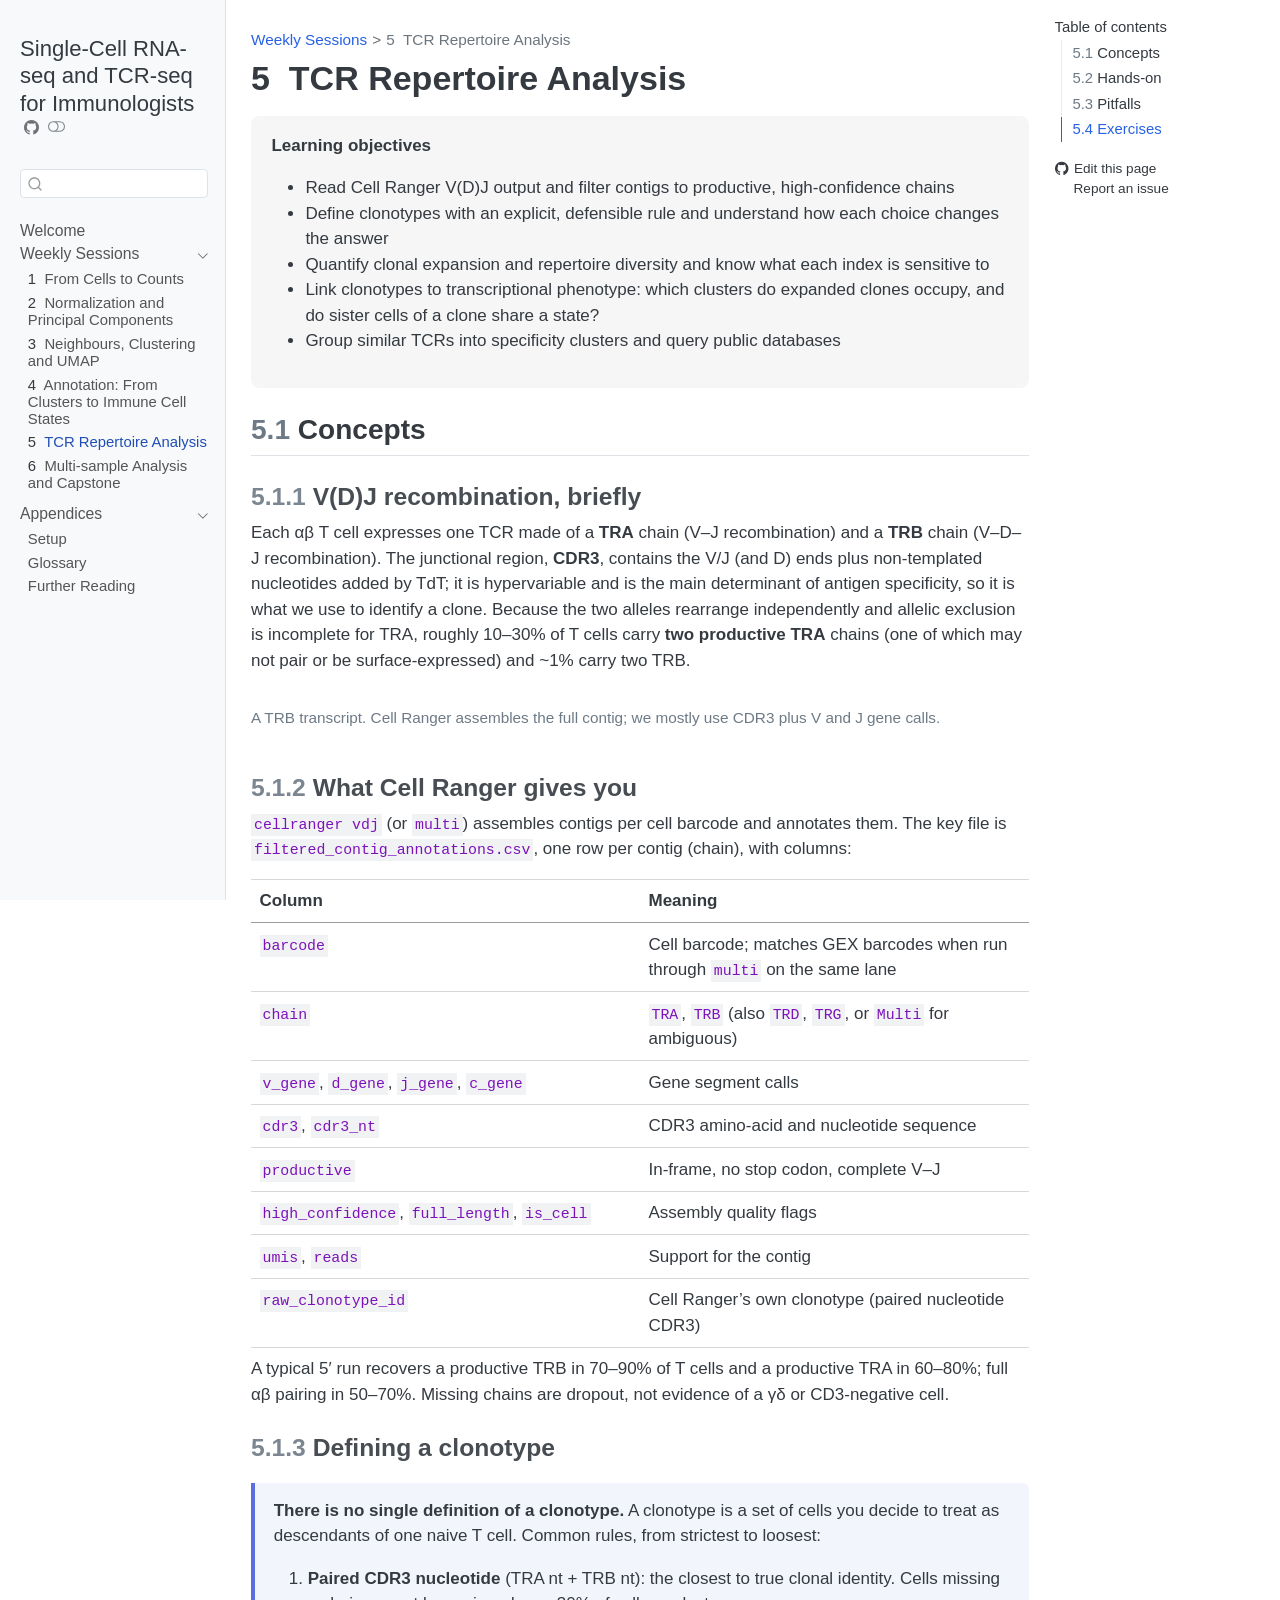
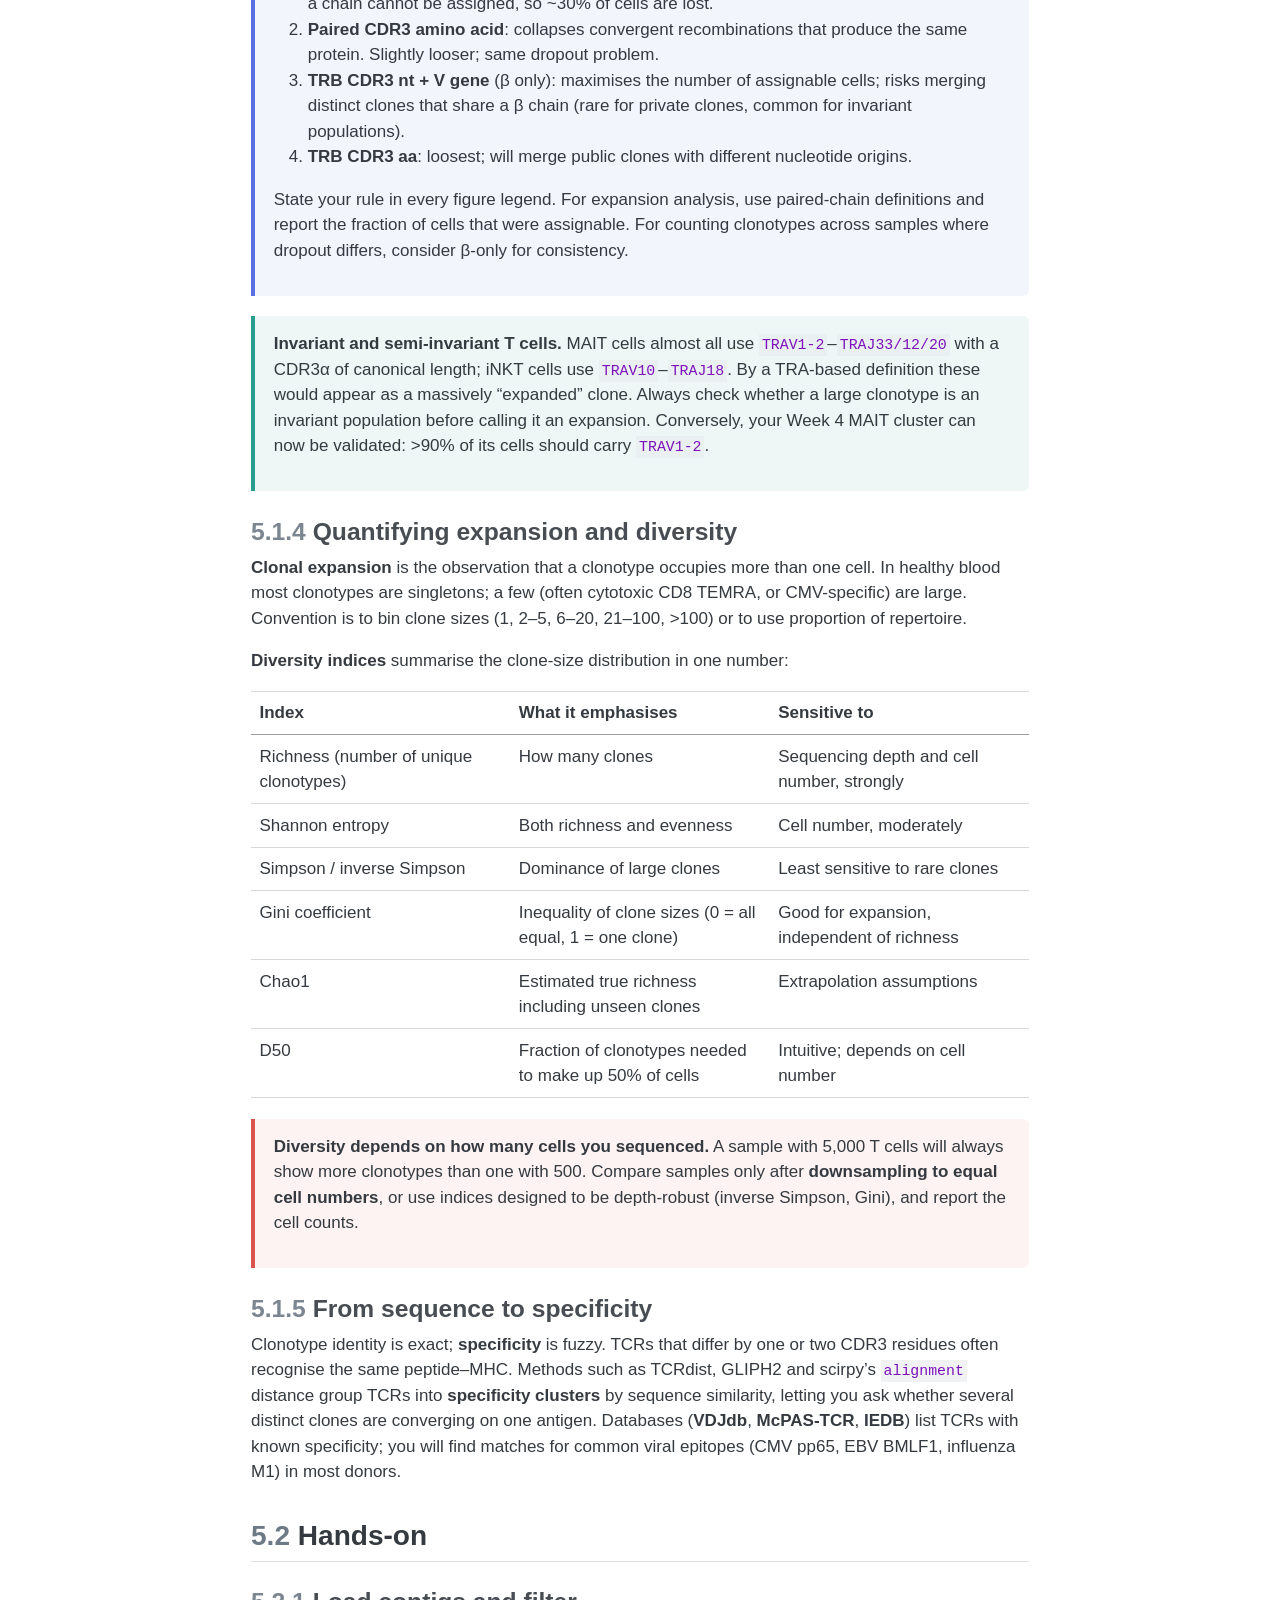
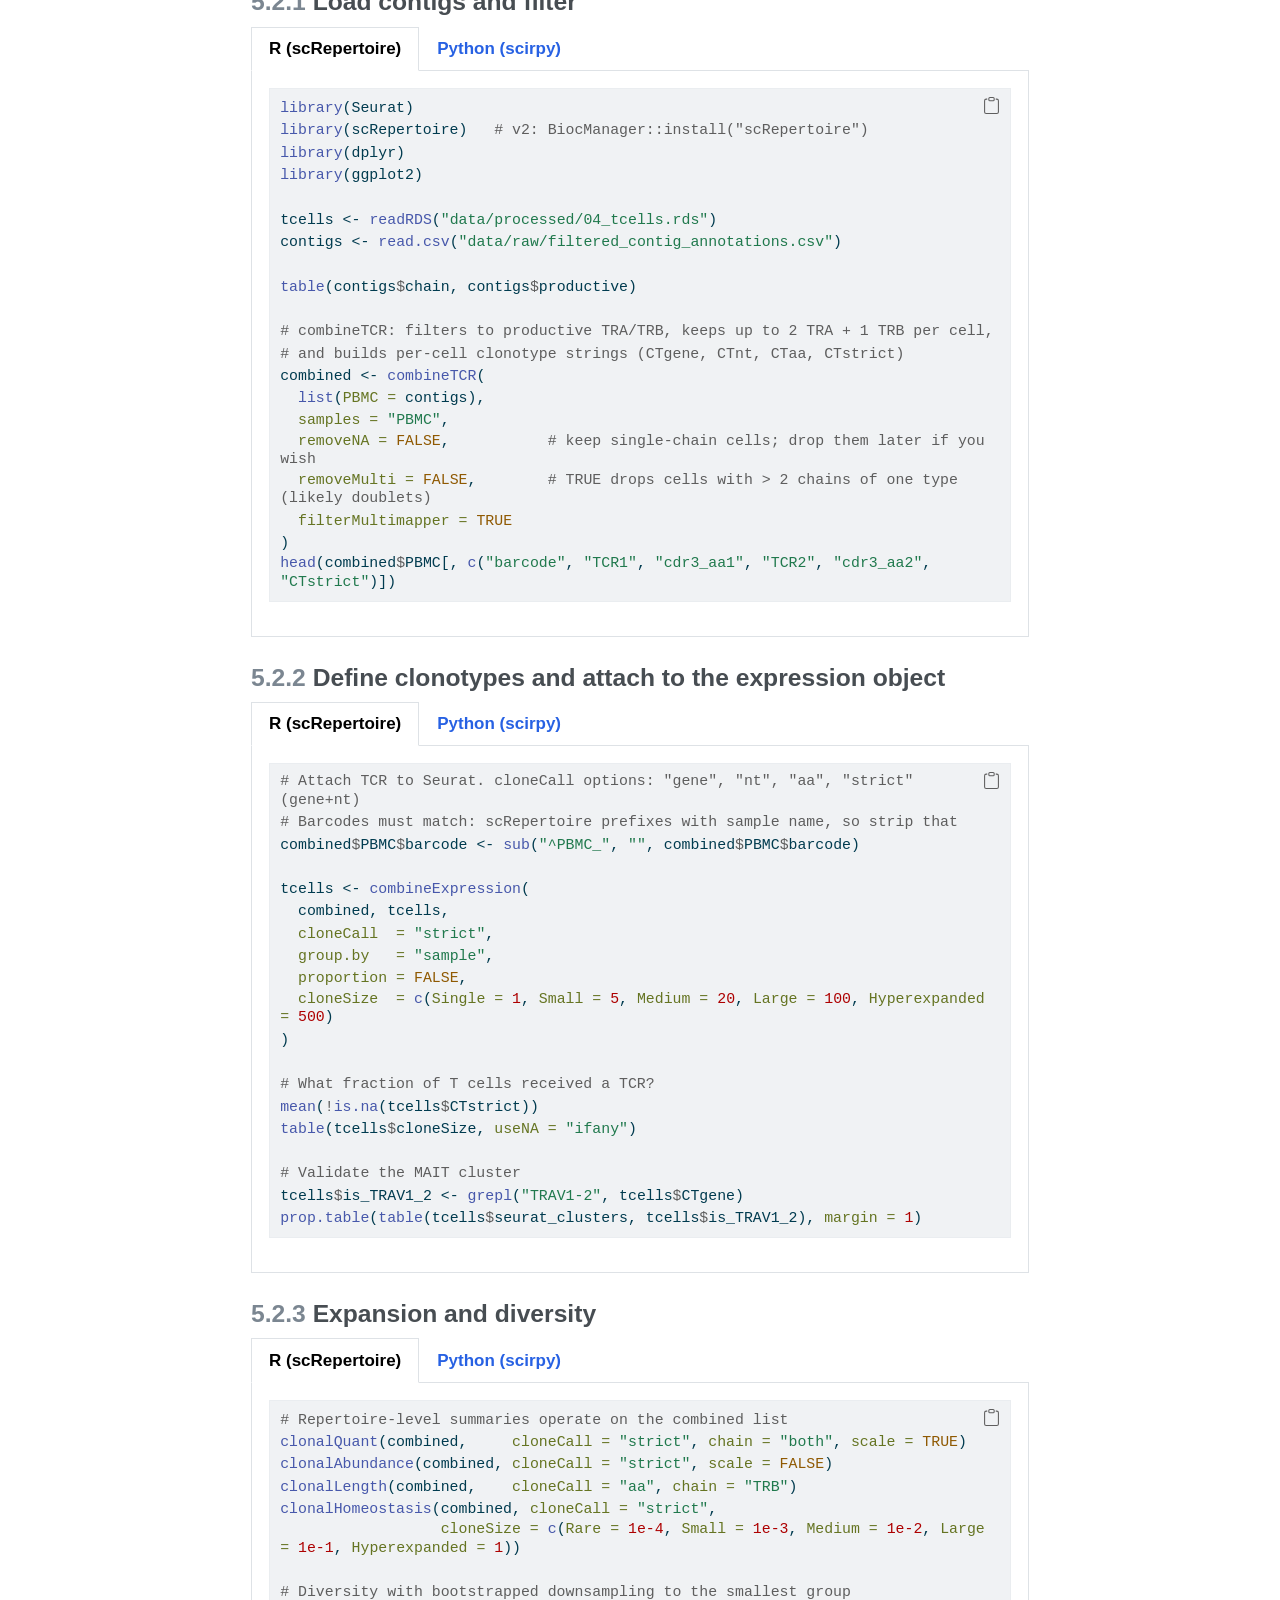
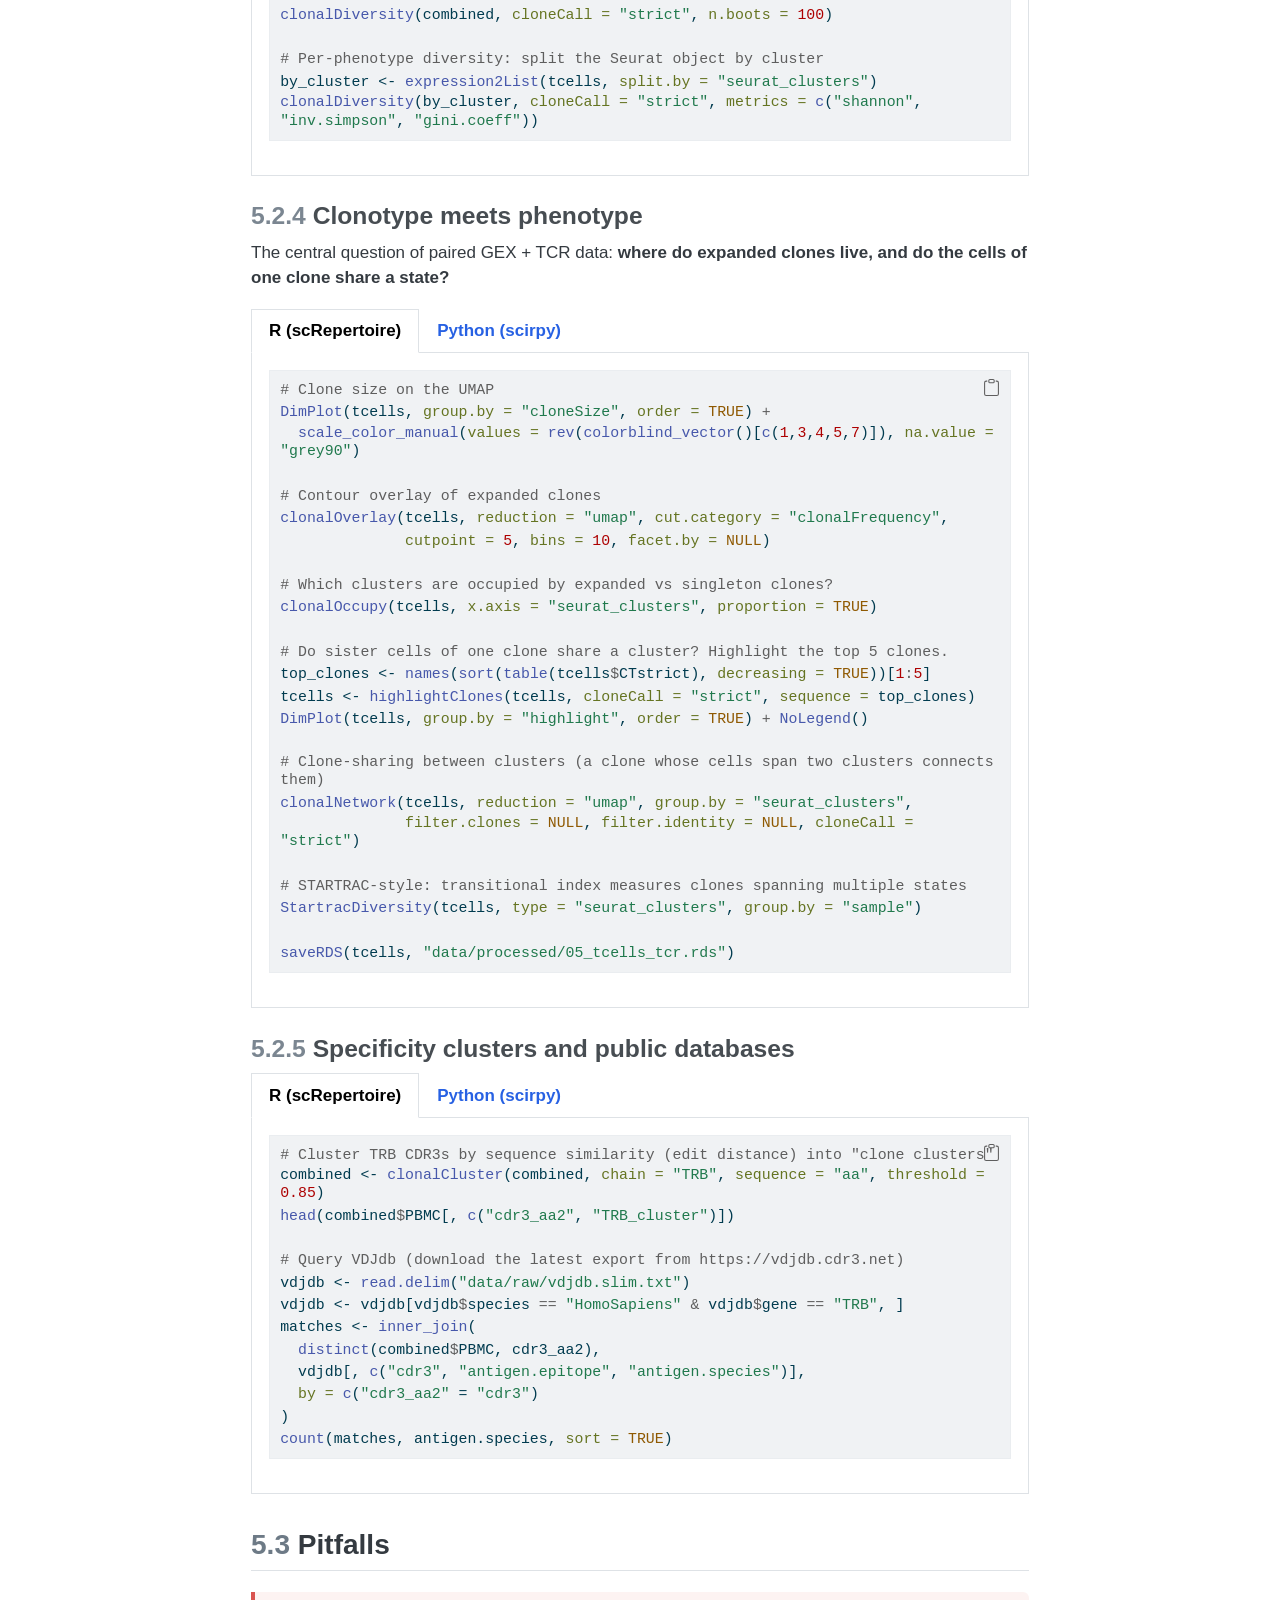
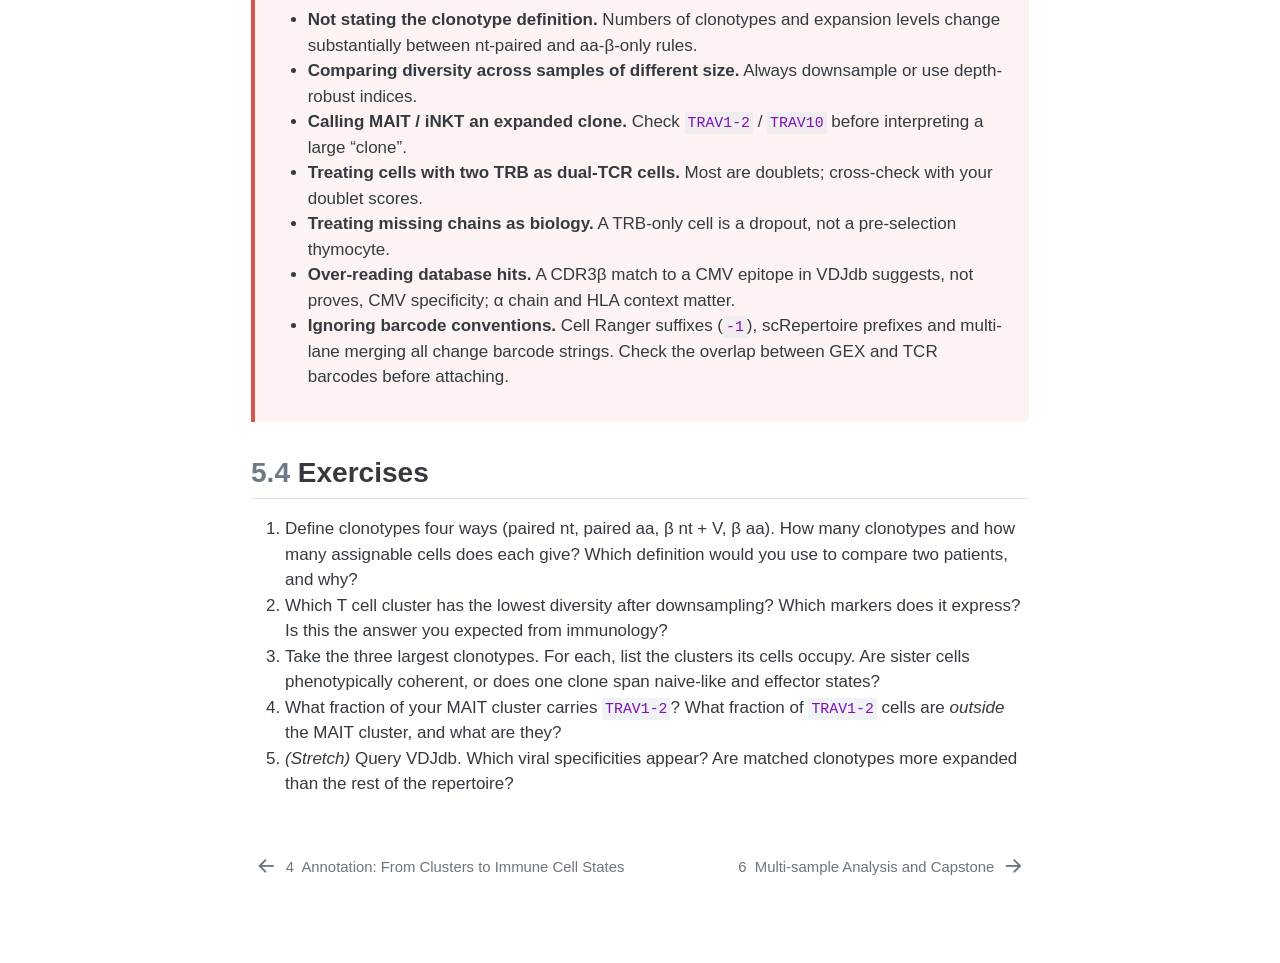
<file: chapters/05-tcr-repertoire.html>
<!DOCTYPE html>
<html xmlns="http://www.w3.org/1999/xhtml" lang="en" xml:lang="en"><head>

<meta charset="utf-8">
<meta name="generator" content="quarto-1.11.9">

<meta name="viewport" content="width=device-width, initial-scale=1.0, user-scalable=yes">


<title>5&nbsp; TCR Repertoire Analysis – Single-Cell RNA-seq and TCR-seq for Immunologists</title>
<style>
/* Default styles provided by pandoc.
** See https://pandoc.org/MANUAL.html#variables-for-html for config info.
*/
span.smallcaps{font-variant: small-caps;}
div.columns{display: flex; gap: 1.5em;}
div.column{flex: auto;}
@media screen {
div.columns{gap: min(4vw, 1.5em);}
div.column{overflow-x: auto;}
}
div.hanging-indent{margin-left: 1.5em; text-indent: -1.5em;}
ul.task-list{list-style: none;}
ul.task-list li input[type="checkbox"] {
  width: 0.8em;
  margin: 0 0.8em 0.2em -1em; /* quarto-specific, see https://github.com/quarto-dev/quarto-cli/issues/4556 */ 
  vertical-align: middle;
}
/* CSS for syntax highlighting */
html { -webkit-text-size-adjust: 100%; }
pre > code.sourceCode { white-space: pre; position: relative; }
pre > code.sourceCode > span { display: inline-block; line-height: 1.25; }
pre > code.sourceCode > span:empty { height: 1.2em; }
.sourceCode { overflow: visible; }
code.sourceCode > span { color: inherit; text-decoration: inherit; }
div.sourceCode { margin: 1em 0; }
pre.sourceCode { margin: 0; }
@media screen {
div.sourceCode { overflow: auto; }
}
@media print {
pre > code.sourceCode { white-space: pre-wrap; }
pre > code.sourceCode > span { text-indent: -5em; padding-left: 5em; }
}
pre.numberSource code
  { counter-reset: source-line 0; }
pre.numberSource code > span
  { position: relative; left: -4em; counter-increment: source-line; }
pre.numberSource code > span > a:first-child::before
  { content: counter(source-line);
    position: relative; left: -1em; text-align: right; vertical-align: baseline;
    border: none; display: inline-block;
    -webkit-touch-callout: none; -webkit-user-select: none;
    -khtml-user-select: none; -moz-user-select: none;
    -ms-user-select: none; user-select: none;
    padding: 0 4px; width: 4em;
  }
pre.numberSource { margin-left: 3em;  padding-left: 4px; }
div.sourceCode
  {   }
@media screen {
pre > code.sourceCode > span > a:first-child::before { text-decoration: underline; }
}
</style>


<script src="../site_libs/quarto-nav/quarto-nav.js"></script>
<script src="../site_libs/quarto-nav/headroom.min.js"></script>
<script src="../site_libs/clipboard/clipboard.min.js"></script>
<script src="../site_libs/quarto-search/autocomplete.umd.js"></script>
<script src="../site_libs/quarto-search/fuse.min.js"></script>
<script src="../site_libs/quarto-search/quarto-search.js"></script>
<meta name="quarto:offset" content="../">
<link href="../chapters/06-multisample-and-capstone.html" rel="next">
<link href="../chapters/04-annotation.html" rel="prev">
<script src="../site_libs/quarto-html/quarto.js" type="module"></script>
<script src="../site_libs/quarto-html/tabsets/tabsets.js" type="module"></script>
<script src="../site_libs/quarto-html/scrollable-regions/scrollable-regions.js" type="module"></script>
<script src="../site_libs/quarto-html/popper.min.js"></script>
<script src="../site_libs/quarto-html/tippy.umd.min.js"></script>
<script src="../site_libs/quarto-html/anchor.min.js"></script>
<link href="../site_libs/quarto-html/tippy.css" rel="stylesheet">
<link href="../site_libs/quarto-html/quarto-syntax-highlighting-63b5708e65d6cd79cd7618c58d0c21e7.css" rel="stylesheet" class="quarto-color-scheme" id="quarto-text-highlighting-styles">
<link href="../site_libs/quarto-html/quarto-syntax-highlighting-dark-447e42e69aaa9833c0ba1b986f430b20.css" rel="stylesheet" class="quarto-color-scheme quarto-color-alternate" id="quarto-text-highlighting-styles">
<link href="../site_libs/quarto-html/quarto-syntax-highlighting-63b5708e65d6cd79cd7618c58d0c21e7.css" rel="stylesheet" class="quarto-color-scheme-extra" id="quarto-text-highlighting-styles">
<script src="../site_libs/bootstrap/bootstrap.min.js"></script>
<link href="../site_libs/bootstrap/bootstrap-icons.css" rel="stylesheet">
<link href="../site_libs/bootstrap/bootstrap-a14ddb716205d37b0cd7ddc1c0d5f8e2.min.css" rel="stylesheet" append-hash="true" class="quarto-color-scheme" id="quarto-bootstrap" data-mode="light">
<link href="../site_libs/bootstrap/bootstrap-dark-7f333f7748f914eda9c98d44bee5325d.min.css" rel="stylesheet" append-hash="true" class="quarto-color-scheme quarto-color-alternate" id="quarto-bootstrap" data-mode="dark">
<link href="../site_libs/bootstrap/bootstrap-a14ddb716205d37b0cd7ddc1c0d5f8e2.min.css" rel="stylesheet" append-hash="true" class="quarto-color-scheme-extra" id="quarto-bootstrap" data-mode="light">
<script id="quarto-search-options" type="application/json">{
  "location": "sidebar",
  "copy-button": false,
  "collapse-after": 3,
  "panel-placement": "start",
  "type": "textbox",
  "limit": 50,
  "keyboard-shortcut": [
    "f",
    "/",
    "s"
  ],
  "show-item-context": false,
  "language": {
    "search-no-results-text": "No results",
    "search-matching-documents-text": "matching documents",
    "search-copy-link-title": "Copy link to search",
    "search-hide-matches-text": "Hide additional matches",
    "search-more-match-text": "more match in this document",
    "search-more-matches-text": "more matches in this document",
    "search-clear-button-title": "Clear",
    "search-text-placeholder": "",
    "search-detached-cancel-button-title": "Cancel",
    "search-submit-button-title": "Submit",
    "search-label": "Search"
  }
}</script>
<script src="../site_libs/quarto-diagram/mermaid.min.js"></script>
<script src="../site_libs/quarto-diagram/mermaid-init.js"></script>
<link href="../site_libs/quarto-diagram/mermaid.css" rel="stylesheet">


</head>

<body class="nav-sidebar docked quarto-light"><a id="quarto-skip-link" class="visually-hidden-focusable" href="#quarto-document-content">Skip to main content</a><script id="quarto-html-before-body" type="application/javascript">
    const toggleBodyColorMode = (bsSheetEl) => {
      const mode = bsSheetEl.getAttribute("data-mode");
      const bodyEl = window.document.querySelector("body");
      if (mode === "dark") {
        bodyEl.classList.add("quarto-dark");
        bodyEl.classList.remove("quarto-light");
      } else {
        bodyEl.classList.add("quarto-light");
        bodyEl.classList.remove("quarto-dark");
      }
    }
    const toggleBodyColorPrimary = () => {
      const bsSheetEl = window.document.querySelector("link#quarto-bootstrap:not([rel=disabled-stylesheet])");
      if (bsSheetEl) {
        toggleBodyColorMode(bsSheetEl);
      }
    }
    const setColorSchemeToggle = (alternate) => {
      const toggles = window.document.querySelectorAll('.quarto-color-scheme-toggle');
      for (let i=0; i < toggles.length; i++) {
        const toggle = toggles[i];
        if (toggle) {
          toggle.setAttribute("aria-checked", alternate ? "true" : "false");
          if (alternate) {
            toggle.classList.add("alternate");
          } else {
            toggle.classList.remove("alternate");
          }
        }
      }
    };
    const toggleColorMode = (alternate) => {
      // Switch the stylesheets
      const primaryStylesheets = window.document.querySelectorAll('link.quarto-color-scheme:not(.quarto-color-alternate)');
      const alternateStylesheets = window.document.querySelectorAll('link.quarto-color-scheme.quarto-color-alternate');
      manageTransitions('#quarto-margin-sidebar .nav-link', false);
      if (alternate) {
        // note: dark is layered on light, we don't disable primary!
        enableStylesheet(alternateStylesheets);
        for (const sheetNode of alternateStylesheets) {
          if (sheetNode.id === "quarto-bootstrap") {
            toggleBodyColorMode(sheetNode);
          }
        }
      } else {
        disableStylesheet(alternateStylesheets);
        enableStylesheet(primaryStylesheets)
        toggleBodyColorPrimary();
      }
      manageTransitions('#quarto-margin-sidebar .nav-link', true);
      // Switch the toggles
      setColorSchemeToggle(alternate)
    }
    // Hack to workaround the fact that safari doesn't
    // properly recolor the scrollbar when toggling (#1455).
    // Not run on load: stylesheets are set before first paint there, and
    // scrolling would undo the scroll to a URL fragment (#14973).
    // The one pixel nudge keeps the reader where they were.
    const refreshSafariScrollbar = () => {
      if (navigator.userAgent.indexOf('Safari') > 0 && navigator.userAgent.indexOf('Chrome') == -1) {
        manageTransitions("body", false);
        const scrollY = window.scrollY;
        window.scrollTo(0, scrollY > 0 ? scrollY - 1 : 1);
        setTimeout(() => {
          window.scrollTo(0, scrollY);
          manageTransitions("body", true);
        }, 40);
      }
    }
    const disableStylesheet = (stylesheets) => {
      for (let i=0; i < stylesheets.length; i++) {
        const stylesheet = stylesheets[i];
        stylesheet.rel = 'disabled-stylesheet';
      }
    }
    const enableStylesheet = (stylesheets) => {
      for (let i=0; i < stylesheets.length; i++) {
        const stylesheet = stylesheets[i];
        if(stylesheet.rel !== 'stylesheet') { // for Chrome, which will still FOUC without this check
          stylesheet.rel = 'stylesheet';
        }
      }
    }
    const manageTransitions = (selector, allowTransitions) => {
      const els = window.document.querySelectorAll(selector);
      for (let i=0; i < els.length; i++) {
        const el = els[i];
        if (allowTransitions) {
          el.classList.remove('notransition');
        } else {
          el.classList.add('notransition');
        }
      }
    }
    const isFileUrl = () => {
      return window.location.protocol === 'file:';
    }
    const hasAlternateSentinel = () => {
      let styleSentinel = getColorSchemeSentinel();
      if (styleSentinel !== null) {
        return styleSentinel === "alternate";
      } else {
        return false;
      }
    }
    const setStyleSentinel = (alternate) => {
      const value = alternate ? "alternate" : "default";
      if (!isFileUrl()) {
        window.localStorage.setItem("quarto-color-scheme", value);
      } else {
        localAlternateSentinel = value;
      }
    }
    const getColorSchemeSentinel = () => {
      if (!isFileUrl()) {
        const storageValue = window.localStorage.getItem("quarto-color-scheme");
        return storageValue != null ? storageValue : localAlternateSentinel;
      } else {
        return localAlternateSentinel;
      }
    }
    const toggleGiscusIfUsed = (isAlternate, darkModeDefault) => {
      const baseTheme = document.querySelector('#giscus-base-theme')?.value ?? 'light';
      const alternateTheme = document.querySelector('#giscus-alt-theme')?.value ?? 'dark';
      let newTheme = '';
      if(authorPrefersDark) {
        newTheme = isAlternate ? baseTheme : alternateTheme;
      } else {
        newTheme = isAlternate ? alternateTheme : baseTheme;
      }
      const changeGiscusTheme = () => {
        // From: https://github.com/giscus/giscus/issues/336
        const sendMessage = (message) => {
          const iframe = document.querySelector('iframe.giscus-frame');
          if (!iframe) return;
          iframe.contentWindow.postMessage({ giscus: message }, 'https://giscus.app');
        }
        sendMessage({
          setConfig: {
            theme: newTheme
          }
        });
      }
      const isGiscussLoaded = window.document.querySelector('iframe.giscus-frame') !== null;
      if (isGiscussLoaded) {
        changeGiscusTheme();
      }
    };
    const authorPrefersDark = false;
    const darkModeDefault = authorPrefersDark;
      document.querySelector('link#quarto-text-highlighting-styles.quarto-color-scheme-extra').rel = 'disabled-stylesheet';
      document.querySelector('link#quarto-bootstrap.quarto-color-scheme-extra').rel = 'disabled-stylesheet';
    let localAlternateSentinel = darkModeDefault ? 'alternate' : 'default';
    // Dark / light mode switch
    window.quartoToggleColorScheme = () => {
      // Read the current dark / light value
      let toAlternate = !hasAlternateSentinel();
      toggleColorMode(toAlternate);
      refreshSafariScrollbar();
      setStyleSentinel(toAlternate);
      toggleGiscusIfUsed(toAlternate, darkModeDefault);
      window.dispatchEvent(new Event('resize'));
    };
    // Switch to dark mode if need be
    if (hasAlternateSentinel()) {
      toggleColorMode(true);
    } else {
      toggleColorMode(false);
    }
  </script>

<div id="quarto-search-results"></div>
  <header id="quarto-header" class="headroom fixed-top">
  <nav class="quarto-secondary-nav" aria-label="Toolbar">
    <div class="container-fluid d-flex">
      <button type="button" class="quarto-btn-toggle btn" data-bs-toggle="collapse" role="button" data-bs-target=".quarto-sidebar-collapse-item" aria-controls="quarto-sidebar" aria-expanded="false" aria-label="Toggle sidebar navigation" onclick="if (window.quartoToggleHeadroom) { window.quartoToggleHeadroom(); }">
        <i class="bi bi-layout-text-sidebar-reverse"></i>
      </button>
        <nav class="quarto-page-breadcrumbs" aria-label="Breadcrumbs"><ol class="breadcrumb"><li class="breadcrumb-item"><a href="../chapters/01-from-cells-to-counts.html">Weekly Sessions</a></li><li class="breadcrumb-item"><a href="../chapters/05-tcr-repertoire.html"><span class="chapter-number">5</span>&nbsp; <span class="chapter-title">TCR Repertoire Analysis</span></a></li></ol></nav>
        <a class="flex-grow-1" data-bs-toggle="collapse" data-bs-target=".quarto-sidebar-collapse-item" onclick="if (window.quartoToggleHeadroom) { window.quartoToggleHeadroom(); }">      
        </a>
      <button type="button" class="btn quarto-search-button" aria-label="Search" onclick="window.quartoOpenSearch();">
        <i class="bi bi-search"></i>
      </button>
    </div>
  </nav>
</header>
<!-- content -->
<div id="quarto-content" class="quarto-container page-columns page-rows-contents page-layout-article">
<!-- sidebar -->
  <nav id="quarto-sidebar" class="sidebar collapse collapse-horizontal quarto-sidebar-collapse-item sidebar-navigation docked overflow-auto" aria-label="Site">
    <div class="pt-lg-2 mt-2 text-left sidebar-header">
    <div class="sidebar-title mb-0 py-0">
      <a href="../">Single-Cell RNA-seq and TCR-seq for Immunologists</a> 
        <div class="sidebar-tools-main">
    <a href="https://github.com/aezamora14/scRNA-immunology-course" title="Source Code" class="quarto-navigation-tool px-1" aria-label="Source Code"><i class="bi bi-github"></i></a>
  <button type="button" role="switch" aria-checked="false" class="quarto-color-scheme-toggle quarto-navigation-tool  px-1" onclick="window.quartoToggleColorScheme(); return false;" title="Toggle dark mode" aria-label="Toggle dark mode"><i class="bi"></i></button>
</div>
    </div>
      </div>
        <div class="mt-2 flex-shrink-0 align-items-center">
        <div class="sidebar-search">
        <div id="quarto-search" class="" title="Search"></div>
        </div>
        </div>
    <div class="sidebar-menu-container"> 
    <ul class="list-unstyled mt-1">
        <li class="sidebar-item">
  <div class="sidebar-item-container"> 
  <a href="../index.html" class="sidebar-item-text sidebar-link">
 <span class="menu-text">Welcome</span></a>
  </div>
</li>
        <li class="sidebar-item sidebar-item-section">
      <div class="sidebar-item-container"> 
            <button type="button" class="sidebar-item-text sidebar-item-toggle sidebar-link text-start" data-bs-toggle="collapse" data-bs-target="#quarto-sidebar-section-1" aria-controls="quarto-sidebar-section-1" aria-expanded="true">
 <span class="menu-text" id="quarto-sidebar-section-1-label">Weekly Sessions</span><i class="bi bi-chevron-right" aria-hidden="true"></i></button>
      </div>
      <ul id="quarto-sidebar-section-1" aria-labelledby="quarto-sidebar-section-1-label" class="collapse list-unstyled sidebar-section depth1 show">  
          <li class="sidebar-item">
  <div class="sidebar-item-container"> 
  <a href="../chapters/01-from-cells-to-counts.html" class="sidebar-item-text sidebar-link">
 <span class="menu-text"><span class="chapter-number">1</span>&nbsp; <span class="chapter-title">From Cells to Counts</span></span></a>
  </div>
</li>
          <li class="sidebar-item">
  <div class="sidebar-item-container"> 
  <a href="../chapters/02-normalization-and-pca.html" class="sidebar-item-text sidebar-link">
 <span class="menu-text"><span class="chapter-number">2</span>&nbsp; <span class="chapter-title">Normalization and Principal Components</span></span></a>
  </div>
</li>
          <li class="sidebar-item">
  <div class="sidebar-item-container"> 
  <a href="../chapters/03-neighbors-clustering-umap.html" class="sidebar-item-text sidebar-link">
 <span class="menu-text"><span class="chapter-number">3</span>&nbsp; <span class="chapter-title">Neighbours, Clustering and UMAP</span></span></a>
  </div>
</li>
          <li class="sidebar-item">
  <div class="sidebar-item-container"> 
  <a href="../chapters/04-annotation.html" class="sidebar-item-text sidebar-link">
 <span class="menu-text"><span class="chapter-number">4</span>&nbsp; <span class="chapter-title">Annotation: From Clusters to Immune Cell States</span></span></a>
  </div>
</li>
          <li class="sidebar-item">
  <div class="sidebar-item-container"> 
  <a href="../chapters/05-tcr-repertoire.html" class="sidebar-item-text sidebar-link active">
 <span class="menu-text"><span class="chapter-number">5</span>&nbsp; <span class="chapter-title">TCR Repertoire Analysis</span></span></a>
  </div>
</li>
          <li class="sidebar-item">
  <div class="sidebar-item-container"> 
  <a href="../chapters/06-multisample-and-capstone.html" class="sidebar-item-text sidebar-link">
 <span class="menu-text"><span class="chapter-number">6</span>&nbsp; <span class="chapter-title">Multi-sample Analysis and Capstone</span></span></a>
  </div>
</li>
      </ul>
  </li>
        <li class="sidebar-item sidebar-item-section">
      <div class="sidebar-item-container"> 
            <button type="button" class="sidebar-item-text sidebar-item-toggle sidebar-link text-start" data-bs-toggle="collapse" data-bs-target="#quarto-sidebar-section-2" aria-controls="quarto-sidebar-section-2" aria-expanded="true">
 <span class="menu-text" id="quarto-sidebar-section-2-label">Appendices</span><i class="bi bi-chevron-right" aria-hidden="true"></i></button>
      </div>
      <ul id="quarto-sidebar-section-2" aria-labelledby="quarto-sidebar-section-2-label" class="collapse list-unstyled sidebar-section depth1 show">  
          <li class="sidebar-item">
  <div class="sidebar-item-container"> 
  <a href="../appendix/setup.html" class="sidebar-item-text sidebar-link">
 <span class="menu-text">Setup</span></a>
  </div>
</li>
          <li class="sidebar-item">
  <div class="sidebar-item-container"> 
  <a href="../appendix/glossary.html" class="sidebar-item-text sidebar-link">
 <span class="menu-text">Glossary</span></a>
  </div>
</li>
          <li class="sidebar-item">
  <div class="sidebar-item-container"> 
  <a href="../appendix/further-reading.html" class="sidebar-item-text sidebar-link">
 <span class="menu-text">Further Reading</span></a>
  </div>
</li>
      </ul>
  </li>
    </ul>
    </div>
</nav>
<div id="quarto-sidebar-glass" class="quarto-sidebar-collapse-item" data-bs-toggle="collapse" data-bs-target=".quarto-sidebar-collapse-item"></div>
<!-- margin-sidebar -->
    <div id="quarto-margin-sidebar" class="sidebar margin-sidebar">
        <nav id="TOC" role="doc-toc" aria-labelledby="toc-title" class="toc-active">
    <h2 id="toc-title">Table of contents</h2>
   
  <ul>
  <li><a href="#concepts" id="toc-concepts" class="nav-link active" data-scroll-target="#concepts"><span class="header-section-number">5.1</span> Concepts</a>
  <ul class="collapse">
  <li><a href="#vdj-recombination-briefly" id="toc-vdj-recombination-briefly" class="nav-link" data-scroll-target="#vdj-recombination-briefly"><span class="header-section-number">5.1.1</span> V(D)J recombination, briefly</a></li>
  <li><a href="#what-cell-ranger-gives-you" id="toc-what-cell-ranger-gives-you" class="nav-link" data-scroll-target="#what-cell-ranger-gives-you"><span class="header-section-number">5.1.2</span> What Cell Ranger gives you</a></li>
  <li><a href="#defining-a-clonotype" id="toc-defining-a-clonotype" class="nav-link" data-scroll-target="#defining-a-clonotype"><span class="header-section-number">5.1.3</span> Defining a clonotype</a></li>
  <li><a href="#quantifying-expansion-and-diversity" id="toc-quantifying-expansion-and-diversity" class="nav-link" data-scroll-target="#quantifying-expansion-and-diversity"><span class="header-section-number">5.1.4</span> Quantifying expansion and diversity</a></li>
  <li><a href="#from-sequence-to-specificity" id="toc-from-sequence-to-specificity" class="nav-link" data-scroll-target="#from-sequence-to-specificity"><span class="header-section-number">5.1.5</span> From sequence to specificity</a></li>
  </ul></li>
  <li><a href="#hands-on" id="toc-hands-on" class="nav-link" data-scroll-target="#hands-on"><span class="header-section-number">5.2</span> Hands-on</a>
  <ul class="collapse">
  <li><a href="#load-contigs-and-filter" id="toc-load-contigs-and-filter" class="nav-link" data-scroll-target="#load-contigs-and-filter"><span class="header-section-number">5.2.1</span> Load contigs and filter</a></li>
  <li><a href="#define-clonotypes-and-attach-to-the-expression-object" id="toc-define-clonotypes-and-attach-to-the-expression-object" class="nav-link" data-scroll-target="#define-clonotypes-and-attach-to-the-expression-object"><span class="header-section-number">5.2.2</span> Define clonotypes and attach to the expression object</a></li>
  <li><a href="#expansion-and-diversity" id="toc-expansion-and-diversity" class="nav-link" data-scroll-target="#expansion-and-diversity"><span class="header-section-number">5.2.3</span> Expansion and diversity</a></li>
  <li><a href="#clonotype-meets-phenotype" id="toc-clonotype-meets-phenotype" class="nav-link" data-scroll-target="#clonotype-meets-phenotype"><span class="header-section-number">5.2.4</span> Clonotype meets phenotype</a></li>
  <li><a href="#specificity-clusters-and-public-databases" id="toc-specificity-clusters-and-public-databases" class="nav-link" data-scroll-target="#specificity-clusters-and-public-databases"><span class="header-section-number">5.2.5</span> Specificity clusters and public databases</a></li>
  </ul></li>
  <li><a href="#pitfalls" id="toc-pitfalls" class="nav-link" data-scroll-target="#pitfalls"><span class="header-section-number">5.3</span> Pitfalls</a></li>
  <li><a href="#exercises" id="toc-exercises" class="nav-link" data-scroll-target="#exercises"><span class="header-section-number">5.4</span> Exercises</a></li>
  </ul>
<div class="toc-actions"><ul><li><a href="https://github.com/aezamora14/scRNA-immunology-course/edit/main/chapters/05-tcr-repertoire.qmd" class="toc-action"><i class="bi bi-github"></i>Edit this page</a></li><li><a href="https://github.com/aezamora14/scRNA-immunology-course/issues/new" class="toc-action"><i class="bi empty"></i>Report an issue</a></li></ul></div></nav>
    </div>
<!-- main -->
<main class="content" id="quarto-document-content" tabindex="-1">


<header id="title-block-header" class="quarto-title-block default"><nav class="quarto-page-breadcrumbs quarto-title-breadcrumbs d-none d-lg-block" aria-label="Breadcrumbs"><ol class="breadcrumb"><li class="breadcrumb-item"><a href="../chapters/01-from-cells-to-counts.html">Weekly Sessions</a></li><li class="breadcrumb-item"><a href="../chapters/05-tcr-repertoire.html"><span class="chapter-number">5</span>&nbsp; <span class="chapter-title">TCR Repertoire Analysis</span></a></li></ol></nav>
<div class="quarto-title">
<h1 class="title"><span id="sec-tcr" class="quarto-section-identifier"><span class="chapter-number">5</span>&nbsp; <span class="chapter-title">TCR Repertoire Analysis</span></span></h1>
</div>



<div class="quarto-title-meta">

    
  
    
  </div>
  


</header>


<div class="objectives">
<p><strong>Learning objectives</strong></p>
<ul>
<li>Read Cell Ranger V(D)J output and filter contigs to productive, high-confidence chains</li>
<li>Define clonotypes with an explicit, defensible rule and understand how each choice changes the answer</li>
<li>Quantify clonal expansion and repertoire diversity and know what each index is sensitive to</li>
<li>Link clonotypes to transcriptional phenotype: which clusters do expanded clones occupy, and do sister cells of a clone share a state?</li>
<li>Group similar TCRs into specificity clusters and query public databases</li>
</ul>
</div>
<section id="concepts" class="level2" data-number="5.1">
<h2 data-number="5.1" class="anchored" data-anchor-id="concepts"><span class="header-section-number">5.1</span> Concepts</h2>
<section id="vdj-recombination-briefly" class="level3" data-number="5.1.1">
<h3 data-number="5.1.1" class="anchored" data-anchor-id="vdj-recombination-briefly"><span class="header-section-number">5.1.1</span> V(D)J recombination, briefly</h3>
<p>Each αβ T cell expresses one TCR made of a <strong>TRA</strong> chain (V–J recombination) and a <strong>TRB</strong> chain (V–D–J recombination). The junctional region, <strong>CDR3</strong>, contains the V/J (and D) ends plus non-templated nucleotides added by TdT; it is hypervariable and is the main determinant of antigen specificity, so it is what we use to identify a clone. Because the two alleles rearrange independently and allelic exclusion is incomplete for TRA, roughly 10–30% of T cells carry <strong>two productive TRA</strong> chains (one of which may not pair or be surface-expressed) and ~1% carry two TRB.</p>
<div class="cell" data-layout-align="default">
<div class="cell-output-display">
<div>
<p></p><figure class="figure"><p></p>
<div>

</div>
<p></p><figcaption> A TRB transcript. Cell Ranger assembles the full contig; we mostly use CDR3 plus V and J gene calls.</figcaption> </figure><p></p>
</div>
</div>
</div>
</section>
<section id="what-cell-ranger-gives-you" class="level3" data-number="5.1.2">
<h3 data-number="5.1.2" class="anchored" data-anchor-id="what-cell-ranger-gives-you"><span class="header-section-number">5.1.2</span> What Cell Ranger gives you</h3>
<p><code>cellranger vdj</code> (or <code>multi</code>) assembles contigs per cell barcode and annotates them. The key file is <strong><code>filtered_contig_annotations.csv</code></strong>, one row per contig (chain), with columns:</p>
<table class="caption-top table">
<colgroup>
<col style="width: 50%">
<col style="width: 50%">
</colgroup>
<thead>
<tr class="header">
<th>Column</th>
<th>Meaning</th>
</tr>
</thead>
<tbody>
<tr class="odd">
<td><code>barcode</code></td>
<td>Cell barcode; matches GEX barcodes when run through <code>multi</code> on the same lane</td>
</tr>
<tr class="even">
<td><code>chain</code></td>
<td><code>TRA</code>, <code>TRB</code> (also <code>TRD</code>, <code>TRG</code>, or <code>Multi</code> for ambiguous)</td>
</tr>
<tr class="odd">
<td><code>v_gene</code>, <code>d_gene</code>, <code>j_gene</code>, <code>c_gene</code></td>
<td>Gene segment calls</td>
</tr>
<tr class="even">
<td><code>cdr3</code>, <code>cdr3_nt</code></td>
<td>CDR3 amino-acid and nucleotide sequence</td>
</tr>
<tr class="odd">
<td><code>productive</code></td>
<td>In-frame, no stop codon, complete V–J</td>
</tr>
<tr class="even">
<td><code>high_confidence</code>, <code>full_length</code>, <code>is_cell</code></td>
<td>Assembly quality flags</td>
</tr>
<tr class="odd">
<td><code>umis</code>, <code>reads</code></td>
<td>Support for the contig</td>
</tr>
<tr class="even">
<td><code>raw_clonotype_id</code></td>
<td>Cell Ranger’s own clonotype (paired nucleotide CDR3)</td>
</tr>
</tbody>
</table>
<p>A typical 5′ run recovers a productive TRB in 70–90% of T cells and a productive TRA in 60–80%; full αβ pairing in 50–70%. Missing chains are dropout, not evidence of a γδ or CD3-negative cell.</p>
</section>
<section id="defining-a-clonotype" class="level3" data-number="5.1.3">
<h3 data-number="5.1.3" class="anchored" data-anchor-id="defining-a-clonotype"><span class="header-section-number">5.1.3</span> Defining a clonotype</h3>
<div class="concept">
<p><strong>There is no single definition of a clonotype.</strong> A clonotype is a set of cells you decide to treat as descendants of one naive T cell. Common rules, from strictest to loosest:</p>
<ol type="1">
<li><strong>Paired CDR3 nucleotide</strong> (TRA nt + TRB nt): the closest to true clonal identity. Cells missing a chain cannot be assigned, so ~30% of cells are lost.</li>
<li><strong>Paired CDR3 amino acid</strong>: collapses convergent recombinations that produce the same protein. Slightly looser; same dropout problem.</li>
<li><strong>TRB CDR3 nt + V gene</strong> (β only): maximises the number of assignable cells; risks merging distinct clones that share a β chain (rare for private clones, common for invariant populations).</li>
<li><strong>TRB CDR3 aa</strong>: loosest; will merge public clones with different nucleotide origins.</li>
</ol>
<p>State your rule in every figure legend. For expansion analysis, use paired-chain definitions and report the fraction of cells that were assignable. For counting clonotypes across samples where dropout differs, consider β-only for consistency.</p>
</div>
<div class="immuno">
<p><strong>Invariant and semi-invariant T cells.</strong> MAIT cells almost all use <code>TRAV1-2</code>–<code>TRAJ33/12/20</code> with a CDR3α of canonical length; iNKT cells use <code>TRAV10</code>–<code>TRAJ18</code>. By a TRA-based definition these would appear as a massively “expanded” clone. Always check whether a large clonotype is an invariant population before calling it an expansion. Conversely, your Week 4 MAIT cluster can now be validated: &gt;90% of its cells should carry <code>TRAV1-2</code>.</p>
</div>
</section>
<section id="quantifying-expansion-and-diversity" class="level3" data-number="5.1.4">
<h3 data-number="5.1.4" class="anchored" data-anchor-id="quantifying-expansion-and-diversity"><span class="header-section-number">5.1.4</span> Quantifying expansion and diversity</h3>
<p><strong>Clonal expansion</strong> is the observation that a clonotype occupies more than one cell. In healthy blood most clonotypes are singletons; a few (often cytotoxic CD8 TEMRA, or CMV-specific) are large. Convention is to bin clone sizes (1, 2–5, 6–20, 21–100, &gt;100) or to use proportion of repertoire.</p>
<p><strong>Diversity indices</strong> summarise the clone-size distribution in one number:</p>
<table class="caption-top table">
<colgroup>
<col style="width: 33%">
<col style="width: 33%">
<col style="width: 33%">
</colgroup>
<thead>
<tr class="header">
<th>Index</th>
<th>What it emphasises</th>
<th>Sensitive to</th>
</tr>
</thead>
<tbody>
<tr class="odd">
<td>Richness (number of unique clonotypes)</td>
<td>How many clones</td>
<td>Sequencing depth and cell number, strongly</td>
</tr>
<tr class="even">
<td>Shannon entropy</td>
<td>Both richness and evenness</td>
<td>Cell number, moderately</td>
</tr>
<tr class="odd">
<td>Simpson / inverse Simpson</td>
<td>Dominance of large clones</td>
<td>Least sensitive to rare clones</td>
</tr>
<tr class="even">
<td>Gini coefficient</td>
<td>Inequality of clone sizes (0 = all equal, 1 = one clone)</td>
<td>Good for expansion, independent of richness</td>
</tr>
<tr class="odd">
<td>Chao1</td>
<td>Estimated true richness including unseen clones</td>
<td>Extrapolation assumptions</td>
</tr>
<tr class="even">
<td>D50</td>
<td>Fraction of clonotypes needed to make up 50% of cells</td>
<td>Intuitive; depends on cell number</td>
</tr>
</tbody>
</table>
<div class="pitfall">
<p><strong>Diversity depends on how many cells you sequenced.</strong> A sample with 5,000 T cells will always show more clonotypes than one with 500. Compare samples only after <strong>downsampling to equal cell numbers</strong>, or use indices designed to be depth-robust (inverse Simpson, Gini), and report the cell counts.</p>
</div>
</section>
<section id="from-sequence-to-specificity" class="level3" data-number="5.1.5">
<h3 data-number="5.1.5" class="anchored" data-anchor-id="from-sequence-to-specificity"><span class="header-section-number">5.1.5</span> From sequence to specificity</h3>
<p>Clonotype identity is exact; <strong>specificity</strong> is fuzzy. TCRs that differ by one or two CDR3 residues often recognise the same peptide–MHC. Methods such as TCRdist, GLIPH2 and scirpy’s <code>alignment</code> distance group TCRs into <strong>specificity clusters</strong> by sequence similarity, letting you ask whether several distinct clones are converging on one antigen. Databases (<strong>VDJdb</strong>, <strong>McPAS-TCR</strong>, <strong>IEDB</strong>) list TCRs with known specificity; you will find matches for common viral epitopes (CMV pp65, EBV BMLF1, influenza M1) in most donors.</p>
</section>
</section>
<section id="hands-on" class="level2" data-number="5.2">
<h2 data-number="5.2" class="anchored" data-anchor-id="hands-on"><span class="header-section-number">5.2</span> Hands-on</h2>
<section id="load-contigs-and-filter" class="level3" data-number="5.2.1">
<h3 data-number="5.2.1" class="anchored" data-anchor-id="load-contigs-and-filter"><span class="header-section-number">5.2.1</span> Load contigs and filter</h3>
<div class="tabset-margin-container"></div><div class="panel-tabset" data-group="language">
<ul class="nav nav-tabs" role="tablist"><li class="nav-item" role="presentation"><a class="nav-link active" id="tabset-1-1-tab" data-bs-toggle="tab" data-bs-target="#tabset-1-1" role="tab" aria-controls="tabset-1-1" aria-selected="true" href="">R (scRepertoire)</a></li><li class="nav-item" role="presentation"><a class="nav-link" id="tabset-1-2-tab" data-bs-toggle="tab" data-bs-target="#tabset-1-2" role="tab" aria-controls="tabset-1-2" aria-selected="false" href="">Python (scirpy)</a></li></ul>
<div class="tab-content" data-group="language">
<div id="tabset-1-1" class="tab-pane active" role="tabpanel" aria-labelledby="tabset-1-1-tab">
<div class="code-copy-outer-scaffold"><div class="sourceCode" id="cb1"><pre class="sourceCode r code-with-copy"><code class="sourceCode r"><span id="cb1-1"><a href="#cb1-1" aria-hidden="true" tabindex="-1"></a><span class="fu">library</span>(Seurat)</span>
<span id="cb1-2"><a href="#cb1-2" aria-hidden="true" tabindex="-1"></a><span class="fu">library</span>(scRepertoire)   <span class="co"># v2: BiocManager::install("scRepertoire")</span></span>
<span id="cb1-3"><a href="#cb1-3" aria-hidden="true" tabindex="-1"></a><span class="fu">library</span>(dplyr)</span>
<span id="cb1-4"><a href="#cb1-4" aria-hidden="true" tabindex="-1"></a><span class="fu">library</span>(ggplot2)</span>
<span id="cb1-5"><a href="#cb1-5" aria-hidden="true" tabindex="-1"></a></span>
<span id="cb1-6"><a href="#cb1-6" aria-hidden="true" tabindex="-1"></a>tcells <span class="ot">&lt;-</span> <span class="fu">readRDS</span>(<span class="st">"data/processed/04_tcells.rds"</span>)</span>
<span id="cb1-7"><a href="#cb1-7" aria-hidden="true" tabindex="-1"></a>contigs <span class="ot">&lt;-</span> <span class="fu">read.csv</span>(<span class="st">"data/raw/filtered_contig_annotations.csv"</span>)</span>
<span id="cb1-8"><a href="#cb1-8" aria-hidden="true" tabindex="-1"></a></span>
<span id="cb1-9"><a href="#cb1-9" aria-hidden="true" tabindex="-1"></a><span class="fu">table</span>(contigs<span class="sc">$</span>chain, contigs<span class="sc">$</span>productive)</span>
<span id="cb1-10"><a href="#cb1-10" aria-hidden="true" tabindex="-1"></a></span>
<span id="cb1-11"><a href="#cb1-11" aria-hidden="true" tabindex="-1"></a><span class="co"># combineTCR: filters to productive TRA/TRB, keeps up to 2 TRA + 1 TRB per cell,</span></span>
<span id="cb1-12"><a href="#cb1-12" aria-hidden="true" tabindex="-1"></a><span class="co"># and builds per-cell clonotype strings (CTgene, CTnt, CTaa, CTstrict)</span></span>
<span id="cb1-13"><a href="#cb1-13" aria-hidden="true" tabindex="-1"></a>combined <span class="ot">&lt;-</span> <span class="fu">combineTCR</span>(</span>
<span id="cb1-14"><a href="#cb1-14" aria-hidden="true" tabindex="-1"></a>  <span class="fu">list</span>(<span class="at">PBMC =</span> contigs),</span>
<span id="cb1-15"><a href="#cb1-15" aria-hidden="true" tabindex="-1"></a>  <span class="at">samples =</span> <span class="st">"PBMC"</span>,</span>
<span id="cb1-16"><a href="#cb1-16" aria-hidden="true" tabindex="-1"></a>  <span class="at">removeNA =</span> <span class="cn">FALSE</span>,           <span class="co"># keep single-chain cells; drop them later if you wish</span></span>
<span id="cb1-17"><a href="#cb1-17" aria-hidden="true" tabindex="-1"></a>  <span class="at">removeMulti =</span> <span class="cn">FALSE</span>,        <span class="co"># TRUE drops cells with &gt; 2 chains of one type (likely doublets)</span></span>
<span id="cb1-18"><a href="#cb1-18" aria-hidden="true" tabindex="-1"></a>  <span class="at">filterMultimapper =</span> <span class="cn">TRUE</span></span>
<span id="cb1-19"><a href="#cb1-19" aria-hidden="true" tabindex="-1"></a>)</span>
<span id="cb1-20"><a href="#cb1-20" aria-hidden="true" tabindex="-1"></a><span class="fu">head</span>(combined<span class="sc">$</span>PBMC[, <span class="fu">c</span>(<span class="st">"barcode"</span>, <span class="st">"TCR1"</span>, <span class="st">"cdr3_aa1"</span>, <span class="st">"TCR2"</span>, <span class="st">"cdr3_aa2"</span>, <span class="st">"CTstrict"</span>)])</span></code></pre></div><button title="Copy to Clipboard" class="code-copy-button"><i class="bi"></i></button></div>
</div>
<div id="tabset-1-2" class="tab-pane" role="tabpanel" aria-labelledby="tabset-1-2-tab">
<div class="code-copy-outer-scaffold"><div class="sourceCode" id="cb2"><pre class="sourceCode python code-with-copy"><code class="sourceCode python"><span id="cb2-1"><a href="#cb2-1" aria-hidden="true" tabindex="-1"></a><span class="im">import</span> scanpy <span class="im">as</span> sc</span>
<span id="cb2-2"><a href="#cb2-2" aria-hidden="true" tabindex="-1"></a><span class="im">import</span> scirpy <span class="im">as</span> ir</span>
<span id="cb2-3"><a href="#cb2-3" aria-hidden="true" tabindex="-1"></a><span class="im">import</span> mudata <span class="im">as</span> mu</span>
<span id="cb2-4"><a href="#cb2-4" aria-hidden="true" tabindex="-1"></a><span class="im">import</span> pandas <span class="im">as</span> pd</span>
<span id="cb2-5"><a href="#cb2-5" aria-hidden="true" tabindex="-1"></a><span class="im">import</span> numpy <span class="im">as</span> np</span>
<span id="cb2-6"><a href="#cb2-6" aria-hidden="true" tabindex="-1"></a></span>
<span id="cb2-7"><a href="#cb2-7" aria-hidden="true" tabindex="-1"></a>tcells <span class="op">=</span> sc.read_h5ad(<span class="st">"data/processed/04_tcells.h5ad"</span>)</span>
<span id="cb2-8"><a href="#cb2-8" aria-hidden="true" tabindex="-1"></a>airr   <span class="op">=</span> ir.io.read_10x_vdj(<span class="st">"data/raw/filtered_contig_annotations.csv"</span>)</span>
<span id="cb2-9"><a href="#cb2-9" aria-hidden="true" tabindex="-1"></a></span>
<span id="cb2-10"><a href="#cb2-10" aria-hidden="true" tabindex="-1"></a><span class="co"># Build a MuData with paired gex + airr modalities (scirpy &gt;= 0.13 convention)</span></span>
<span id="cb2-11"><a href="#cb2-11" aria-hidden="true" tabindex="-1"></a>mdata <span class="op">=</span> mu.MuData({<span class="st">"gex"</span>: tcells, <span class="st">"airr"</span>: airr})</span>
<span id="cb2-12"><a href="#cb2-12" aria-hidden="true" tabindex="-1"></a>mdata</span>
<span id="cb2-13"><a href="#cb2-13" aria-hidden="true" tabindex="-1"></a></span>
<span id="cb2-14"><a href="#cb2-14" aria-hidden="true" tabindex="-1"></a><span class="co"># Chain indexing picks the most-supported productive TRA/TRB per cell and</span></span>
<span id="cb2-15"><a href="#cb2-15" aria-hidden="true" tabindex="-1"></a><span class="co"># records secondary chains; chain_qc classifies receptor types</span></span>
<span id="cb2-16"><a href="#cb2-16" aria-hidden="true" tabindex="-1"></a>ir.pp.index_chains(mdata)</span>
<span id="cb2-17"><a href="#cb2-17" aria-hidden="true" tabindex="-1"></a>ir.tl.chain_qc(mdata)</span>
<span id="cb2-18"><a href="#cb2-18" aria-hidden="true" tabindex="-1"></a></span>
<span id="cb2-19"><a href="#cb2-19" aria-hidden="true" tabindex="-1"></a>mdata.obs[<span class="st">"airr:chain_pairing"</span>].value_counts()</span>
<span id="cb2-20"><a href="#cb2-20" aria-hidden="true" tabindex="-1"></a>ir.pl.group_abundance(mdata, groupby<span class="op">=</span><span class="st">"airr:receptor_subtype"</span>, target_col<span class="op">=</span><span class="st">"gex:celltype"</span>)</span></code></pre></div><button title="Copy to Clipboard" class="code-copy-button"><i class="bi"></i></button></div>
</div>
</div>
</div>
</section>
<section id="define-clonotypes-and-attach-to-the-expression-object" class="level3" data-number="5.2.2">
<h3 data-number="5.2.2" class="anchored" data-anchor-id="define-clonotypes-and-attach-to-the-expression-object"><span class="header-section-number">5.2.2</span> Define clonotypes and attach to the expression object</h3>
<div class="tabset-margin-container"></div><div class="panel-tabset" data-group="language">
<ul class="nav nav-tabs" role="tablist"><li class="nav-item" role="presentation"><a class="nav-link active" id="tabset-2-1-tab" data-bs-toggle="tab" data-bs-target="#tabset-2-1" role="tab" aria-controls="tabset-2-1" aria-selected="true" href="">R (scRepertoire)</a></li><li class="nav-item" role="presentation"><a class="nav-link" id="tabset-2-2-tab" data-bs-toggle="tab" data-bs-target="#tabset-2-2" role="tab" aria-controls="tabset-2-2" aria-selected="false" href="">Python (scirpy)</a></li></ul>
<div class="tab-content" data-group="language">
<div id="tabset-2-1" class="tab-pane active" role="tabpanel" aria-labelledby="tabset-2-1-tab">
<div class="code-copy-outer-scaffold"><div class="sourceCode" id="cb3"><pre class="sourceCode r code-with-copy"><code class="sourceCode r"><span id="cb3-1"><a href="#cb3-1" aria-hidden="true" tabindex="-1"></a><span class="co"># Attach TCR to Seurat. cloneCall options: "gene", "nt", "aa", "strict" (gene+nt)</span></span>
<span id="cb3-2"><a href="#cb3-2" aria-hidden="true" tabindex="-1"></a><span class="co"># Barcodes must match: scRepertoire prefixes with sample name, so strip that</span></span>
<span id="cb3-3"><a href="#cb3-3" aria-hidden="true" tabindex="-1"></a>combined<span class="sc">$</span>PBMC<span class="sc">$</span>barcode <span class="ot">&lt;-</span> <span class="fu">sub</span>(<span class="st">"^PBMC_"</span>, <span class="st">""</span>, combined<span class="sc">$</span>PBMC<span class="sc">$</span>barcode)</span>
<span id="cb3-4"><a href="#cb3-4" aria-hidden="true" tabindex="-1"></a></span>
<span id="cb3-5"><a href="#cb3-5" aria-hidden="true" tabindex="-1"></a>tcells <span class="ot">&lt;-</span> <span class="fu">combineExpression</span>(</span>
<span id="cb3-6"><a href="#cb3-6" aria-hidden="true" tabindex="-1"></a>  combined, tcells,</span>
<span id="cb3-7"><a href="#cb3-7" aria-hidden="true" tabindex="-1"></a>  <span class="at">cloneCall  =</span> <span class="st">"strict"</span>,</span>
<span id="cb3-8"><a href="#cb3-8" aria-hidden="true" tabindex="-1"></a>  <span class="at">group.by   =</span> <span class="st">"sample"</span>,</span>
<span id="cb3-9"><a href="#cb3-9" aria-hidden="true" tabindex="-1"></a>  <span class="at">proportion =</span> <span class="cn">FALSE</span>,</span>
<span id="cb3-10"><a href="#cb3-10" aria-hidden="true" tabindex="-1"></a>  <span class="at">cloneSize  =</span> <span class="fu">c</span>(<span class="at">Single =</span> <span class="dv">1</span>, <span class="at">Small =</span> <span class="dv">5</span>, <span class="at">Medium =</span> <span class="dv">20</span>, <span class="at">Large =</span> <span class="dv">100</span>, <span class="at">Hyperexpanded =</span> <span class="dv">500</span>)</span>
<span id="cb3-11"><a href="#cb3-11" aria-hidden="true" tabindex="-1"></a>)</span>
<span id="cb3-12"><a href="#cb3-12" aria-hidden="true" tabindex="-1"></a></span>
<span id="cb3-13"><a href="#cb3-13" aria-hidden="true" tabindex="-1"></a><span class="co"># What fraction of T cells received a TCR?</span></span>
<span id="cb3-14"><a href="#cb3-14" aria-hidden="true" tabindex="-1"></a><span class="fu">mean</span>(<span class="sc">!</span><span class="fu">is.na</span>(tcells<span class="sc">$</span>CTstrict))</span>
<span id="cb3-15"><a href="#cb3-15" aria-hidden="true" tabindex="-1"></a><span class="fu">table</span>(tcells<span class="sc">$</span>cloneSize, <span class="at">useNA =</span> <span class="st">"ifany"</span>)</span>
<span id="cb3-16"><a href="#cb3-16" aria-hidden="true" tabindex="-1"></a></span>
<span id="cb3-17"><a href="#cb3-17" aria-hidden="true" tabindex="-1"></a><span class="co"># Validate the MAIT cluster</span></span>
<span id="cb3-18"><a href="#cb3-18" aria-hidden="true" tabindex="-1"></a>tcells<span class="sc">$</span>is_TRAV1_2 <span class="ot">&lt;-</span> <span class="fu">grepl</span>(<span class="st">"TRAV1-2"</span>, tcells<span class="sc">$</span>CTgene)</span>
<span id="cb3-19"><a href="#cb3-19" aria-hidden="true" tabindex="-1"></a><span class="fu">prop.table</span>(<span class="fu">table</span>(tcells<span class="sc">$</span>seurat_clusters, tcells<span class="sc">$</span>is_TRAV1_2), <span class="at">margin =</span> <span class="dv">1</span>)</span></code></pre></div><button title="Copy to Clipboard" class="code-copy-button"><i class="bi"></i></button></div>
</div>
<div id="tabset-2-2" class="tab-pane" role="tabpanel" aria-labelledby="tabset-2-2-tab">
<div class="code-copy-outer-scaffold"><div class="sourceCode" id="cb4"><pre class="sourceCode python code-with-copy"><code class="sourceCode python"><span id="cb4-1"><a href="#cb4-1" aria-hidden="true" tabindex="-1"></a><span class="co"># Distance between receptors; "identity" = exact match on CDR3 nt</span></span>
<span id="cb4-2"><a href="#cb4-2" aria-hidden="true" tabindex="-1"></a>ir.pp.ir_dist(mdata, metric<span class="op">=</span><span class="st">"identity"</span>, sequence<span class="op">=</span><span class="st">"nt"</span>)</span>
<span id="cb4-3"><a href="#cb4-3" aria-hidden="true" tabindex="-1"></a></span>
<span id="cb4-4"><a href="#cb4-4" aria-hidden="true" tabindex="-1"></a><span class="co"># Clonotype = identical CDR3 nt on both chains plus same V genes (strict);</span></span>
<span id="cb4-5"><a href="#cb4-5" aria-hidden="true" tabindex="-1"></a><span class="co"># receptor_arms="all" requires all present chains to match, dual_ir="primary_only"</span></span>
<span id="cb4-6"><a href="#cb4-6" aria-hidden="true" tabindex="-1"></a>ir.tl.define_clonotypes(</span>
<span id="cb4-7"><a href="#cb4-7" aria-hidden="true" tabindex="-1"></a>    mdata, receptor_arms<span class="op">=</span><span class="st">"all"</span>, dual_ir<span class="op">=</span><span class="st">"primary_only"</span>,</span>
<span id="cb4-8"><a href="#cb4-8" aria-hidden="true" tabindex="-1"></a>    same_v_gene<span class="op">=</span><span class="va">True</span>, key_added<span class="op">=</span><span class="st">"clone_id"</span></span>
<span id="cb4-9"><a href="#cb4-9" aria-hidden="true" tabindex="-1"></a>)</span>
<span id="cb4-10"><a href="#cb4-10" aria-hidden="true" tabindex="-1"></a></span>
<span id="cb4-11"><a href="#cb4-11" aria-hidden="true" tabindex="-1"></a>ir.tl.clonal_expansion(mdata, target_col<span class="op">=</span><span class="st">"clone_id"</span>, key_added<span class="op">=</span><span class="st">"clonal_expansion"</span>)</span>
<span id="cb4-12"><a href="#cb4-12" aria-hidden="true" tabindex="-1"></a>mdata.obs[<span class="st">"airr:clonal_expansion"</span>].value_counts()</span>
<span id="cb4-13"><a href="#cb4-13" aria-hidden="true" tabindex="-1"></a></span>
<span id="cb4-14"><a href="#cb4-14" aria-hidden="true" tabindex="-1"></a><span class="co"># Push AIRR-derived columns into the gex modality for plotting</span></span>
<span id="cb4-15"><a href="#cb4-15" aria-hidden="true" tabindex="-1"></a>mu.pp.intersect_obs(mdata)   <span class="co"># optional: keep only cells with both modalities</span></span>
<span id="cb4-16"><a href="#cb4-16" aria-hidden="true" tabindex="-1"></a>mdata.obs[<span class="st">"gex:clone_id"</span>]          <span class="op">=</span> mdata.obs[<span class="st">"airr:clone_id"</span>]</span>
<span id="cb4-17"><a href="#cb4-17" aria-hidden="true" tabindex="-1"></a>mdata.obs[<span class="st">"gex:clonal_expansion"</span>]  <span class="op">=</span> mdata.obs[<span class="st">"airr:clonal_expansion"</span>]</span>
<span id="cb4-18"><a href="#cb4-18" aria-hidden="true" tabindex="-1"></a></span>
<span id="cb4-19"><a href="#cb4-19" aria-hidden="true" tabindex="-1"></a><span class="co"># Validate MAIT cluster by TRAV1-2 usage</span></span>
<span id="cb4-20"><a href="#cb4-20" aria-hidden="true" tabindex="-1"></a>v_alpha <span class="op">=</span> ir.get.airr(mdata, <span class="st">"v_call"</span>, chain<span class="op">=</span><span class="st">"VJ_1"</span>)</span>
<span id="cb4-21"><a href="#cb4-21" aria-hidden="true" tabindex="-1"></a>mdata.obs[<span class="st">"gex:is_TRAV1_2"</span>] <span class="op">=</span> (v_alpha <span class="op">==</span> <span class="st">"TRAV1-2"</span>).values</span>
<span id="cb4-22"><a href="#cb4-22" aria-hidden="true" tabindex="-1"></a>pd.crosstab(mdata.obs[<span class="st">"gex:t_leiden"</span>], mdata.obs[<span class="st">"gex:is_TRAV1_2"</span>], normalize<span class="op">=</span><span class="st">"index"</span>)</span></code></pre></div><button title="Copy to Clipboard" class="code-copy-button"><i class="bi"></i></button></div>
</div>
</div>
</div>
</section>
<section id="expansion-and-diversity" class="level3" data-number="5.2.3">
<h3 data-number="5.2.3" class="anchored" data-anchor-id="expansion-and-diversity"><span class="header-section-number">5.2.3</span> Expansion and diversity</h3>
<div class="tabset-margin-container"></div><div class="panel-tabset" data-group="language">
<ul class="nav nav-tabs" role="tablist"><li class="nav-item" role="presentation"><a class="nav-link active" id="tabset-3-1-tab" data-bs-toggle="tab" data-bs-target="#tabset-3-1" role="tab" aria-controls="tabset-3-1" aria-selected="true" href="">R (scRepertoire)</a></li><li class="nav-item" role="presentation"><a class="nav-link" id="tabset-3-2-tab" data-bs-toggle="tab" data-bs-target="#tabset-3-2" role="tab" aria-controls="tabset-3-2" aria-selected="false" href="">Python (scirpy)</a></li></ul>
<div class="tab-content" data-group="language">
<div id="tabset-3-1" class="tab-pane active" role="tabpanel" aria-labelledby="tabset-3-1-tab">
<div class="code-copy-outer-scaffold"><div class="sourceCode" id="cb5"><pre class="sourceCode r code-with-copy"><code class="sourceCode r"><span id="cb5-1"><a href="#cb5-1" aria-hidden="true" tabindex="-1"></a><span class="co"># Repertoire-level summaries operate on the combined list</span></span>
<span id="cb5-2"><a href="#cb5-2" aria-hidden="true" tabindex="-1"></a><span class="fu">clonalQuant</span>(combined,     <span class="at">cloneCall =</span> <span class="st">"strict"</span>, <span class="at">chain =</span> <span class="st">"both"</span>, <span class="at">scale =</span> <span class="cn">TRUE</span>)</span>
<span id="cb5-3"><a href="#cb5-3" aria-hidden="true" tabindex="-1"></a><span class="fu">clonalAbundance</span>(combined, <span class="at">cloneCall =</span> <span class="st">"strict"</span>, <span class="at">scale =</span> <span class="cn">FALSE</span>)</span>
<span id="cb5-4"><a href="#cb5-4" aria-hidden="true" tabindex="-1"></a><span class="fu">clonalLength</span>(combined,    <span class="at">cloneCall =</span> <span class="st">"aa"</span>, <span class="at">chain =</span> <span class="st">"TRB"</span>)</span>
<span id="cb5-5"><a href="#cb5-5" aria-hidden="true" tabindex="-1"></a><span class="fu">clonalHomeostasis</span>(combined, <span class="at">cloneCall =</span> <span class="st">"strict"</span>,</span>
<span id="cb5-6"><a href="#cb5-6" aria-hidden="true" tabindex="-1"></a>                  <span class="at">cloneSize =</span> <span class="fu">c</span>(<span class="at">Rare =</span> <span class="fl">1e-4</span>, <span class="at">Small =</span> <span class="fl">1e-3</span>, <span class="at">Medium =</span> <span class="fl">1e-2</span>, <span class="at">Large =</span> <span class="fl">1e-1</span>, <span class="at">Hyperexpanded =</span> <span class="dv">1</span>))</span>
<span id="cb5-7"><a href="#cb5-7" aria-hidden="true" tabindex="-1"></a></span>
<span id="cb5-8"><a href="#cb5-8" aria-hidden="true" tabindex="-1"></a><span class="co"># Diversity with bootstrapped downsampling to the smallest group</span></span>
<span id="cb5-9"><a href="#cb5-9" aria-hidden="true" tabindex="-1"></a><span class="fu">clonalDiversity</span>(combined, <span class="at">cloneCall =</span> <span class="st">"strict"</span>, <span class="at">n.boots =</span> <span class="dv">100</span>)</span>
<span id="cb5-10"><a href="#cb5-10" aria-hidden="true" tabindex="-1"></a></span>
<span id="cb5-11"><a href="#cb5-11" aria-hidden="true" tabindex="-1"></a><span class="co"># Per-phenotype diversity: split the Seurat object by cluster</span></span>
<span id="cb5-12"><a href="#cb5-12" aria-hidden="true" tabindex="-1"></a>by_cluster <span class="ot">&lt;-</span> <span class="fu">expression2List</span>(tcells, <span class="at">split.by =</span> <span class="st">"seurat_clusters"</span>)</span>
<span id="cb5-13"><a href="#cb5-13" aria-hidden="true" tabindex="-1"></a><span class="fu">clonalDiversity</span>(by_cluster, <span class="at">cloneCall =</span> <span class="st">"strict"</span>, <span class="at">metrics =</span> <span class="fu">c</span>(<span class="st">"shannon"</span>, <span class="st">"inv.simpson"</span>, <span class="st">"gini.coeff"</span>))</span></code></pre></div><button title="Copy to Clipboard" class="code-copy-button"><i class="bi"></i></button></div>
</div>
<div id="tabset-3-2" class="tab-pane" role="tabpanel" aria-labelledby="tabset-3-2-tab">
<div class="code-copy-outer-scaffold"><div class="sourceCode" id="cb6"><pre class="sourceCode python code-with-copy"><code class="sourceCode python"><span id="cb6-1"><a href="#cb6-1" aria-hidden="true" tabindex="-1"></a><span class="co"># Clone-size distribution per T cell cluster</span></span>
<span id="cb6-2"><a href="#cb6-2" aria-hidden="true" tabindex="-1"></a>ir.pl.clonal_expansion(mdata, target_col<span class="op">=</span><span class="st">"clone_id"</span>, groupby<span class="op">=</span><span class="st">"gex:t_leiden"</span>,</span>
<span id="cb6-3"><a href="#cb6-3" aria-hidden="true" tabindex="-1"></a>                       clip_at<span class="op">=</span><span class="dv">4</span>, normalize<span class="op">=</span><span class="va">True</span>)</span>
<span id="cb6-4"><a href="#cb6-4" aria-hidden="true" tabindex="-1"></a></span>
<span id="cb6-5"><a href="#cb6-5" aria-hidden="true" tabindex="-1"></a><span class="co"># Diversity per cluster; try metric="normalized_shannon_entropy" or "D50"</span></span>
<span id="cb6-6"><a href="#cb6-6" aria-hidden="true" tabindex="-1"></a>ir.pl.alpha_diversity(mdata, groupby<span class="op">=</span><span class="st">"gex:t_leiden"</span>, target_col<span class="op">=</span><span class="st">"clone_id"</span>,</span>
<span id="cb6-7"><a href="#cb6-7" aria-hidden="true" tabindex="-1"></a>                      metric<span class="op">=</span><span class="st">"normalized_shannon_entropy"</span>)</span>
<span id="cb6-8"><a href="#cb6-8" aria-hidden="true" tabindex="-1"></a></span>
<span id="cb6-9"><a href="#cb6-9" aria-hidden="true" tabindex="-1"></a><span class="co"># Depth-matched comparison: subsample each cluster to the smallest n before scoring</span></span>
<span id="cb6-10"><a href="#cb6-10" aria-hidden="true" tabindex="-1"></a><span class="kw">def</span> downsampled_diversity(obs, group_col, clone_col, n<span class="op">=</span><span class="va">None</span>, seed<span class="op">=</span><span class="dv">0</span>):</span>
<span id="cb6-11"><a href="#cb6-11" aria-hidden="true" tabindex="-1"></a>    rng <span class="op">=</span> np.random.default_rng(seed)</span>
<span id="cb6-12"><a href="#cb6-12" aria-hidden="true" tabindex="-1"></a>    n <span class="op">=</span> n <span class="kw">or</span> obs.groupby(group_col).size().<span class="bu">min</span>()</span>
<span id="cb6-13"><a href="#cb6-13" aria-hidden="true" tabindex="-1"></a>    out <span class="op">=</span> {}</span>
<span id="cb6-14"><a href="#cb6-14" aria-hidden="true" tabindex="-1"></a>    <span class="cf">for</span> g, df <span class="kw">in</span> obs.groupby(group_col):</span>
<span id="cb6-15"><a href="#cb6-15" aria-hidden="true" tabindex="-1"></a>        sub <span class="op">=</span> df.sample(n, random_state<span class="op">=</span>seed) <span class="cf">if</span> <span class="bu">len</span>(df) <span class="op">&gt;</span> n <span class="cf">else</span> df</span>
<span id="cb6-16"><a href="#cb6-16" aria-hidden="true" tabindex="-1"></a>        counts <span class="op">=</span> sub[clone_col].value_counts()</span>
<span id="cb6-17"><a href="#cb6-17" aria-hidden="true" tabindex="-1"></a>        p <span class="op">=</span> counts <span class="op">/</span> counts.<span class="bu">sum</span>()</span>
<span id="cb6-18"><a href="#cb6-18" aria-hidden="true" tabindex="-1"></a>        out[g] <span class="op">=</span> <span class="op">-</span>(p <span class="op">*</span> np.log(p)).<span class="bu">sum</span>()</span>
<span id="cb6-19"><a href="#cb6-19" aria-hidden="true" tabindex="-1"></a>    <span class="cf">return</span> pd.Series(out, name<span class="op">=</span><span class="st">"shannon"</span>)</span>
<span id="cb6-20"><a href="#cb6-20" aria-hidden="true" tabindex="-1"></a></span>
<span id="cb6-21"><a href="#cb6-21" aria-hidden="true" tabindex="-1"></a>downsampled_diversity(mdata.obs.dropna(subset<span class="op">=</span>[<span class="st">"airr:clone_id"</span>]),</span>
<span id="cb6-22"><a href="#cb6-22" aria-hidden="true" tabindex="-1"></a>                      <span class="st">"gex:t_leiden"</span>, <span class="st">"airr:clone_id"</span>)</span>
<span id="cb6-23"><a href="#cb6-23" aria-hidden="true" tabindex="-1"></a></span>
<span id="cb6-24"><a href="#cb6-24" aria-hidden="true" tabindex="-1"></a><span class="co"># Most expanded clonotypes and their gene usage</span></span>
<span id="cb6-25"><a href="#cb6-25" aria-hidden="true" tabindex="-1"></a>ir.pl.group_abundance(mdata, groupby<span class="op">=</span><span class="st">"airr:clone_id"</span>, target_col<span class="op">=</span><span class="st">"gex:t_leiden"</span>, max_cols<span class="op">=</span><span class="dv">15</span>)</span>
<span id="cb6-26"><a href="#cb6-26" aria-hidden="true" tabindex="-1"></a>ir.pl.vdj_usage(mdata, full_combination<span class="op">=</span><span class="va">False</span>, max_segments<span class="op">=</span><span class="va">None</span>, max_ribbons<span class="op">=</span><span class="dv">30</span>)</span></code></pre></div><button title="Copy to Clipboard" class="code-copy-button"><i class="bi"></i></button></div>
</div>
</div>
</div>
</section>
<section id="clonotype-meets-phenotype" class="level3" data-number="5.2.4">
<h3 data-number="5.2.4" class="anchored" data-anchor-id="clonotype-meets-phenotype"><span class="header-section-number">5.2.4</span> Clonotype meets phenotype</h3>
<p>The central question of paired GEX + TCR data: <strong>where do expanded clones live, and do the cells of one clone share a state?</strong></p>
<div class="tabset-margin-container"></div><div class="panel-tabset" data-group="language">
<ul class="nav nav-tabs" role="tablist"><li class="nav-item" role="presentation"><a class="nav-link active" id="tabset-4-1-tab" data-bs-toggle="tab" data-bs-target="#tabset-4-1" role="tab" aria-controls="tabset-4-1" aria-selected="true" href="">R (scRepertoire)</a></li><li class="nav-item" role="presentation"><a class="nav-link" id="tabset-4-2-tab" data-bs-toggle="tab" data-bs-target="#tabset-4-2" role="tab" aria-controls="tabset-4-2" aria-selected="false" href="">Python (scirpy)</a></li></ul>
<div class="tab-content" data-group="language">
<div id="tabset-4-1" class="tab-pane active" role="tabpanel" aria-labelledby="tabset-4-1-tab">
<div class="code-copy-outer-scaffold"><div class="sourceCode" id="cb7"><pre class="sourceCode r code-with-copy"><code class="sourceCode r"><span id="cb7-1"><a href="#cb7-1" aria-hidden="true" tabindex="-1"></a><span class="co"># Clone size on the UMAP</span></span>
<span id="cb7-2"><a href="#cb7-2" aria-hidden="true" tabindex="-1"></a><span class="fu">DimPlot</span>(tcells, <span class="at">group.by =</span> <span class="st">"cloneSize"</span>, <span class="at">order =</span> <span class="cn">TRUE</span>) <span class="sc">+</span></span>
<span id="cb7-3"><a href="#cb7-3" aria-hidden="true" tabindex="-1"></a>  <span class="fu">scale_color_manual</span>(<span class="at">values =</span> <span class="fu">rev</span>(<span class="fu">colorblind_vector</span>()[<span class="fu">c</span>(<span class="dv">1</span>,<span class="dv">3</span>,<span class="dv">4</span>,<span class="dv">5</span>,<span class="dv">7</span>)]), <span class="at">na.value =</span> <span class="st">"grey90"</span>)</span>
<span id="cb7-4"><a href="#cb7-4" aria-hidden="true" tabindex="-1"></a></span>
<span id="cb7-5"><a href="#cb7-5" aria-hidden="true" tabindex="-1"></a><span class="co"># Contour overlay of expanded clones</span></span>
<span id="cb7-6"><a href="#cb7-6" aria-hidden="true" tabindex="-1"></a><span class="fu">clonalOverlay</span>(tcells, <span class="at">reduction =</span> <span class="st">"umap"</span>, <span class="at">cut.category =</span> <span class="st">"clonalFrequency"</span>,</span>
<span id="cb7-7"><a href="#cb7-7" aria-hidden="true" tabindex="-1"></a>              <span class="at">cutpoint =</span> <span class="dv">5</span>, <span class="at">bins =</span> <span class="dv">10</span>, <span class="at">facet.by =</span> <span class="cn">NULL</span>)</span>
<span id="cb7-8"><a href="#cb7-8" aria-hidden="true" tabindex="-1"></a></span>
<span id="cb7-9"><a href="#cb7-9" aria-hidden="true" tabindex="-1"></a><span class="co"># Which clusters are occupied by expanded vs singleton clones?</span></span>
<span id="cb7-10"><a href="#cb7-10" aria-hidden="true" tabindex="-1"></a><span class="fu">clonalOccupy</span>(tcells, <span class="at">x.axis =</span> <span class="st">"seurat_clusters"</span>, <span class="at">proportion =</span> <span class="cn">TRUE</span>)</span>
<span id="cb7-11"><a href="#cb7-11" aria-hidden="true" tabindex="-1"></a></span>
<span id="cb7-12"><a href="#cb7-12" aria-hidden="true" tabindex="-1"></a><span class="co"># Do sister cells of one clone share a cluster? Highlight the top 5 clones.</span></span>
<span id="cb7-13"><a href="#cb7-13" aria-hidden="true" tabindex="-1"></a>top_clones <span class="ot">&lt;-</span> <span class="fu">names</span>(<span class="fu">sort</span>(<span class="fu">table</span>(tcells<span class="sc">$</span>CTstrict), <span class="at">decreasing =</span> <span class="cn">TRUE</span>))[<span class="dv">1</span><span class="sc">:</span><span class="dv">5</span>]</span>
<span id="cb7-14"><a href="#cb7-14" aria-hidden="true" tabindex="-1"></a>tcells <span class="ot">&lt;-</span> <span class="fu">highlightClones</span>(tcells, <span class="at">cloneCall =</span> <span class="st">"strict"</span>, <span class="at">sequence =</span> top_clones)</span>
<span id="cb7-15"><a href="#cb7-15" aria-hidden="true" tabindex="-1"></a><span class="fu">DimPlot</span>(tcells, <span class="at">group.by =</span> <span class="st">"highlight"</span>, <span class="at">order =</span> <span class="cn">TRUE</span>) <span class="sc">+</span> <span class="fu">NoLegend</span>()</span>
<span id="cb7-16"><a href="#cb7-16" aria-hidden="true" tabindex="-1"></a></span>
<span id="cb7-17"><a href="#cb7-17" aria-hidden="true" tabindex="-1"></a><span class="co"># Clone-sharing between clusters (a clone whose cells span two clusters connects them)</span></span>
<span id="cb7-18"><a href="#cb7-18" aria-hidden="true" tabindex="-1"></a><span class="fu">clonalNetwork</span>(tcells, <span class="at">reduction =</span> <span class="st">"umap"</span>, <span class="at">group.by =</span> <span class="st">"seurat_clusters"</span>,</span>
<span id="cb7-19"><a href="#cb7-19" aria-hidden="true" tabindex="-1"></a>              <span class="at">filter.clones =</span> <span class="cn">NULL</span>, <span class="at">filter.identity =</span> <span class="cn">NULL</span>, <span class="at">cloneCall =</span> <span class="st">"strict"</span>)</span>
<span id="cb7-20"><a href="#cb7-20" aria-hidden="true" tabindex="-1"></a></span>
<span id="cb7-21"><a href="#cb7-21" aria-hidden="true" tabindex="-1"></a><span class="co"># STARTRAC-style: transitional index measures clones spanning multiple states</span></span>
<span id="cb7-22"><a href="#cb7-22" aria-hidden="true" tabindex="-1"></a><span class="fu">StartracDiversity</span>(tcells, <span class="at">type =</span> <span class="st">"seurat_clusters"</span>, <span class="at">group.by =</span> <span class="st">"sample"</span>)</span>
<span id="cb7-23"><a href="#cb7-23" aria-hidden="true" tabindex="-1"></a></span>
<span id="cb7-24"><a href="#cb7-24" aria-hidden="true" tabindex="-1"></a><span class="fu">saveRDS</span>(tcells, <span class="st">"data/processed/05_tcells_tcr.rds"</span>)</span></code></pre></div><button title="Copy to Clipboard" class="code-copy-button"><i class="bi"></i></button></div>
</div>
<div id="tabset-4-2" class="tab-pane" role="tabpanel" aria-labelledby="tabset-4-2-tab">
<div class="code-copy-outer-scaffold"><div class="sourceCode" id="cb8"><pre class="sourceCode python code-with-copy"><code class="sourceCode python"><span id="cb8-1"><a href="#cb8-1" aria-hidden="true" tabindex="-1"></a><span class="co"># Clone size on the UMAP</span></span>
<span id="cb8-2"><a href="#cb8-2" aria-hidden="true" tabindex="-1"></a>sc.pl.umap(mdata[<span class="st">"gex"</span>], color<span class="op">=</span><span class="st">"clonal_expansion"</span>, frameon<span class="op">=</span><span class="va">False</span>)</span>
<span id="cb8-3"><a href="#cb8-3" aria-hidden="true" tabindex="-1"></a></span>
<span id="cb8-4"><a href="#cb8-4" aria-hidden="true" tabindex="-1"></a><span class="co"># Occupancy: clone-size composition of each cluster</span></span>
<span id="cb8-5"><a href="#cb8-5" aria-hidden="true" tabindex="-1"></a>ir.pl.clonal_expansion(mdata, target_col<span class="op">=</span><span class="st">"clone_id"</span>, groupby<span class="op">=</span><span class="st">"gex:t_leiden"</span>, normalize<span class="op">=</span><span class="va">True</span>)</span>
<span id="cb8-6"><a href="#cb8-6" aria-hidden="true" tabindex="-1"></a></span>
<span id="cb8-7"><a href="#cb8-7" aria-hidden="true" tabindex="-1"></a><span class="co"># Highlight the five largest clonotypes</span></span>
<span id="cb8-8"><a href="#cb8-8" aria-hidden="true" tabindex="-1"></a>top <span class="op">=</span> mdata.obs[<span class="st">"airr:clone_id"</span>].value_counts().head(<span class="dv">5</span>).index</span>
<span id="cb8-9"><a href="#cb8-9" aria-hidden="true" tabindex="-1"></a>mdata.obs[<span class="st">"gex:top_clone"</span>] <span class="op">=</span> mdata.obs[<span class="st">"airr:clone_id"</span>].where(</span>
<span id="cb8-10"><a href="#cb8-10" aria-hidden="true" tabindex="-1"></a>    mdata.obs[<span class="st">"airr:clone_id"</span>].isin(top), other<span class="op">=</span>np.nan)</span>
<span id="cb8-11"><a href="#cb8-11" aria-hidden="true" tabindex="-1"></a>sc.pl.umap(mdata[<span class="st">"gex"</span>], color<span class="op">=</span><span class="st">"top_clone"</span>, frameon<span class="op">=</span><span class="va">False</span>, na_color<span class="op">=</span><span class="st">"lightgrey"</span>)</span>
<span id="cb8-12"><a href="#cb8-12" aria-hidden="true" tabindex="-1"></a></span>
<span id="cb8-13"><a href="#cb8-13" aria-hidden="true" tabindex="-1"></a><span class="co"># Cluster distribution of each top clone: do sister cells share a state?</span></span>
<span id="cb8-14"><a href="#cb8-14" aria-hidden="true" tabindex="-1"></a>pd.crosstab(mdata.obs[<span class="st">"airr:clone_id"</span>], mdata.obs[<span class="st">"gex:t_leiden"</span>]).loc[top]</span>
<span id="cb8-15"><a href="#cb8-15" aria-hidden="true" tabindex="-1"></a></span>
<span id="cb8-16"><a href="#cb8-16" aria-hidden="true" tabindex="-1"></a><span class="co"># Clonotype network: nodes = clonotypes, size = cells, colour = dominant cluster</span></span>
<span id="cb8-17"><a href="#cb8-17" aria-hidden="true" tabindex="-1"></a>ir.tl.clonotype_network(mdata, min_cells<span class="op">=</span><span class="dv">2</span>, clonotype_key<span class="op">=</span><span class="st">"clone_id"</span>)</span>
<span id="cb8-18"><a href="#cb8-18" aria-hidden="true" tabindex="-1"></a>ir.pl.clonotype_network(mdata, color<span class="op">=</span><span class="st">"gex:t_leiden"</span>, panel_size<span class="op">=</span>(<span class="dv">7</span>, <span class="dv">7</span>), base_size<span class="op">=</span><span class="dv">10</span>)</span>
<span id="cb8-19"><a href="#cb8-19" aria-hidden="true" tabindex="-1"></a></span>
<span id="cb8-20"><a href="#cb8-20" aria-hidden="true" tabindex="-1"></a>mdata.write(<span class="st">"data/processed/05_tcells_tcr.h5mu"</span>)</span></code></pre></div><button title="Copy to Clipboard" class="code-copy-button"><i class="bi"></i></button></div>
</div>
</div>
</div>
</section>
<section id="specificity-clusters-and-public-databases" class="level3" data-number="5.2.5">
<h3 data-number="5.2.5" class="anchored" data-anchor-id="specificity-clusters-and-public-databases"><span class="header-section-number">5.2.5</span> Specificity clusters and public databases</h3>
<div class="tabset-margin-container"></div><div class="panel-tabset" data-group="language">
<ul class="nav nav-tabs" role="tablist"><li class="nav-item" role="presentation"><a class="nav-link active" id="tabset-5-1-tab" data-bs-toggle="tab" data-bs-target="#tabset-5-1" role="tab" aria-controls="tabset-5-1" aria-selected="true" href="">R (scRepertoire)</a></li><li class="nav-item" role="presentation"><a class="nav-link" id="tabset-5-2-tab" data-bs-toggle="tab" data-bs-target="#tabset-5-2" role="tab" aria-controls="tabset-5-2" aria-selected="false" href="">Python (scirpy)</a></li></ul>
<div class="tab-content" data-group="language">
<div id="tabset-5-1" class="tab-pane active" role="tabpanel" aria-labelledby="tabset-5-1-tab">
<div class="code-copy-outer-scaffold"><div class="sourceCode" id="cb9"><pre class="sourceCode r code-with-copy"><code class="sourceCode r"><span id="cb9-1"><a href="#cb9-1" aria-hidden="true" tabindex="-1"></a><span class="co"># Cluster TRB CDR3s by sequence similarity (edit distance) into "clone clusters"</span></span>
<span id="cb9-2"><a href="#cb9-2" aria-hidden="true" tabindex="-1"></a>combined <span class="ot">&lt;-</span> <span class="fu">clonalCluster</span>(combined, <span class="at">chain =</span> <span class="st">"TRB"</span>, <span class="at">sequence =</span> <span class="st">"aa"</span>, <span class="at">threshold =</span> <span class="fl">0.85</span>)</span>
<span id="cb9-3"><a href="#cb9-3" aria-hidden="true" tabindex="-1"></a><span class="fu">head</span>(combined<span class="sc">$</span>PBMC[, <span class="fu">c</span>(<span class="st">"cdr3_aa2"</span>, <span class="st">"TRB_cluster"</span>)])</span>
<span id="cb9-4"><a href="#cb9-4" aria-hidden="true" tabindex="-1"></a></span>
<span id="cb9-5"><a href="#cb9-5" aria-hidden="true" tabindex="-1"></a><span class="co"># Query VDJdb (download the latest export from https://vdjdb.cdr3.net)</span></span>
<span id="cb9-6"><a href="#cb9-6" aria-hidden="true" tabindex="-1"></a>vdjdb <span class="ot">&lt;-</span> <span class="fu">read.delim</span>(<span class="st">"data/raw/vdjdb.slim.txt"</span>)</span>
<span id="cb9-7"><a href="#cb9-7" aria-hidden="true" tabindex="-1"></a>vdjdb <span class="ot">&lt;-</span> vdjdb[vdjdb<span class="sc">$</span>species <span class="sc">==</span> <span class="st">"HomoSapiens"</span> <span class="sc">&amp;</span> vdjdb<span class="sc">$</span>gene <span class="sc">==</span> <span class="st">"TRB"</span>, ]</span>
<span id="cb9-8"><a href="#cb9-8" aria-hidden="true" tabindex="-1"></a>matches <span class="ot">&lt;-</span> <span class="fu">inner_join</span>(</span>
<span id="cb9-9"><a href="#cb9-9" aria-hidden="true" tabindex="-1"></a>  <span class="fu">distinct</span>(combined<span class="sc">$</span>PBMC, cdr3_aa2),</span>
<span id="cb9-10"><a href="#cb9-10" aria-hidden="true" tabindex="-1"></a>  vdjdb[, <span class="fu">c</span>(<span class="st">"cdr3"</span>, <span class="st">"antigen.epitope"</span>, <span class="st">"antigen.species"</span>)],</span>
<span id="cb9-11"><a href="#cb9-11" aria-hidden="true" tabindex="-1"></a>  <span class="at">by =</span> <span class="fu">c</span>(<span class="st">"cdr3_aa2"</span> <span class="ot">=</span> <span class="st">"cdr3"</span>)</span>
<span id="cb9-12"><a href="#cb9-12" aria-hidden="true" tabindex="-1"></a>)</span>
<span id="cb9-13"><a href="#cb9-13" aria-hidden="true" tabindex="-1"></a><span class="fu">count</span>(matches, antigen.species, <span class="at">sort =</span> <span class="cn">TRUE</span>)</span></code></pre></div><button title="Copy to Clipboard" class="code-copy-button"><i class="bi"></i></button></div>
</div>
<div id="tabset-5-2" class="tab-pane" role="tabpanel" aria-labelledby="tabset-5-2-tab">
<div class="code-copy-outer-scaffold"><div class="sourceCode" id="cb10"><pre class="sourceCode python code-with-copy"><code class="sourceCode python"><span id="cb10-1"><a href="#cb10-1" aria-hidden="true" tabindex="-1"></a><span class="co"># TCRdist-like alignment distance on CDR3 aa; group receptors within cutoff</span></span>
<span id="cb10-2"><a href="#cb10-2" aria-hidden="true" tabindex="-1"></a>ir.pp.ir_dist(mdata, metric<span class="op">=</span><span class="st">"alignment"</span>, sequence<span class="op">=</span><span class="st">"aa"</span>, cutoff<span class="op">=</span><span class="dv">15</span>)</span>
<span id="cb10-3"><a href="#cb10-3" aria-hidden="true" tabindex="-1"></a>ir.tl.define_clonotype_clusters(</span>
<span id="cb10-4"><a href="#cb10-4" aria-hidden="true" tabindex="-1"></a>    mdata, sequence<span class="op">=</span><span class="st">"aa"</span>, metric<span class="op">=</span><span class="st">"alignment"</span>,</span>
<span id="cb10-5"><a href="#cb10-5" aria-hidden="true" tabindex="-1"></a>    receptor_arms<span class="op">=</span><span class="st">"all"</span>, dual_ir<span class="op">=</span><span class="st">"any"</span>, key_added<span class="op">=</span><span class="st">"cc_aa_alignment"</span></span>
<span id="cb10-6"><a href="#cb10-6" aria-hidden="true" tabindex="-1"></a>)</span>
<span id="cb10-7"><a href="#cb10-7" aria-hidden="true" tabindex="-1"></a>ir.tl.clonotype_network(mdata, min_cells<span class="op">=</span><span class="dv">3</span>, sequence<span class="op">=</span><span class="st">"aa"</span>, metric<span class="op">=</span><span class="st">"alignment"</span>,</span>
<span id="cb10-8"><a href="#cb10-8" aria-hidden="true" tabindex="-1"></a>                        clonotype_key<span class="op">=</span><span class="st">"cc_aa_alignment"</span>)</span>
<span id="cb10-9"><a href="#cb10-9" aria-hidden="true" tabindex="-1"></a>ir.pl.clonotype_network(mdata, color<span class="op">=</span><span class="st">"gex:t_leiden"</span>, label_fontsize<span class="op">=</span><span class="dv">9</span>, panel_size<span class="op">=</span>(<span class="dv">7</span>, <span class="dv">7</span>))</span>
<span id="cb10-10"><a href="#cb10-10" aria-hidden="true" tabindex="-1"></a></span>
<span id="cb10-11"><a href="#cb10-11" aria-hidden="true" tabindex="-1"></a><span class="co"># Query VDJdb (scirpy can download and format it)</span></span>
<span id="cb10-12"><a href="#cb10-12" aria-hidden="true" tabindex="-1"></a>vdjdb <span class="op">=</span> ir.datasets.vdjdb()</span>
<span id="cb10-13"><a href="#cb10-13" aria-hidden="true" tabindex="-1"></a>ir.pp.ir_dist(mdata, vdjdb, metric<span class="op">=</span><span class="st">"identity"</span>, sequence<span class="op">=</span><span class="st">"aa"</span>)</span>
<span id="cb10-14"><a href="#cb10-14" aria-hidden="true" tabindex="-1"></a>ir.tl.ir_query(mdata, vdjdb, metric<span class="op">=</span><span class="st">"identity"</span>, sequence<span class="op">=</span><span class="st">"aa"</span>,</span>
<span id="cb10-15"><a href="#cb10-15" aria-hidden="true" tabindex="-1"></a>               receptor_arms<span class="op">=</span><span class="st">"any"</span>, dual_ir<span class="op">=</span><span class="st">"any"</span>)</span>
<span id="cb10-16"><a href="#cb10-16" aria-hidden="true" tabindex="-1"></a>ir.tl.ir_query_annotate(mdata, vdjdb, metric<span class="op">=</span><span class="st">"identity"</span>, sequence<span class="op">=</span><span class="st">"aa"</span>,</span>
<span id="cb10-17"><a href="#cb10-17" aria-hidden="true" tabindex="-1"></a>                        include_ref_cols<span class="op">=</span>[<span class="st">"antigen.species"</span>, <span class="st">"antigen.epitope"</span>],</span>
<span id="cb10-18"><a href="#cb10-18" aria-hidden="true" tabindex="-1"></a>                        strategy<span class="op">=</span><span class="st">"most-frequent"</span>)</span>
<span id="cb10-19"><a href="#cb10-19" aria-hidden="true" tabindex="-1"></a>mdata.obs[<span class="st">"airr:antigen.species"</span>].value_counts()</span></code></pre></div><button title="Copy to Clipboard" class="code-copy-button"><i class="bi"></i></button></div>
</div>
</div>
</div>
</section>
</section>
<section id="pitfalls" class="level2" data-number="5.3">
<h2 data-number="5.3" class="anchored" data-anchor-id="pitfalls"><span class="header-section-number">5.3</span> Pitfalls</h2>
<div class="pitfall">
<ul>
<li><strong>Not stating the clonotype definition.</strong> Numbers of clonotypes and expansion levels change substantially between nt-paired and aa-β-only rules.</li>
<li><strong>Comparing diversity across samples of different size.</strong> Always downsample or use depth-robust indices.</li>
<li><strong>Calling MAIT / iNKT an expanded clone.</strong> Check <code>TRAV1-2</code> / <code>TRAV10</code> before interpreting a large “clone”.</li>
<li><strong>Treating cells with two TRB as dual-TCR cells.</strong> Most are doublets; cross-check with your doublet scores.</li>
<li><strong>Treating missing chains as biology.</strong> A TRB-only cell is a dropout, not a pre-selection thymocyte.</li>
<li><strong>Over-reading database hits.</strong> A CDR3β match to a CMV epitope in VDJdb suggests, not proves, CMV specificity; α chain and HLA context matter.</li>
<li><strong>Ignoring barcode conventions.</strong> Cell Ranger suffixes (<code>-1</code>), scRepertoire prefixes and multi-lane merging all change barcode strings. Check the overlap between GEX and TCR barcodes before attaching.</li>
</ul>
</div>
</section>
<section id="exercises" class="level2" data-number="5.4">
<h2 data-number="5.4" class="anchored" data-anchor-id="exercises"><span class="header-section-number">5.4</span> Exercises</h2>
<ol type="1">
<li>Define clonotypes four ways (paired nt, paired aa, β nt + V, β aa). How many clonotypes and how many assignable cells does each give? Which definition would you use to compare two patients, and why?</li>
<li>Which T cell cluster has the lowest diversity after downsampling? Which markers does it express? Is this the answer you expected from immunology?</li>
<li>Take the three largest clonotypes. For each, list the clusters its cells occupy. Are sister cells phenotypically coherent, or does one clone span naive-like and effector states?</li>
<li>What fraction of your MAIT cluster carries <code>TRAV1-2</code>? What fraction of <code>TRAV1-2</code> cells are <em>outside</em> the MAIT cluster, and what are they?</li>
<li><em>(Stretch)</em> Query VDJdb. Which viral specificities appear? Are matched clonotypes more expanded than the rest of the repertoire?</li>
</ol>


</section>

</main> <!-- /main -->
<script id="quarto-html-after-body" type="application/javascript">
  window.document.addEventListener("DOMContentLoaded", function (event) {
    // Ensure there is a toggle, if there isn't float one in the top right
    if (window.document.querySelector('.quarto-color-scheme-toggle') === null) {
      const toggle = window.document.createElement('button');
      toggle.type = "button";
      toggle.setAttribute("role", "switch");
      toggle.setAttribute("aria-checked", "false");
      toggle.classList.add('top-right');
      toggle.classList.add('quarto-color-scheme-toggle');
      toggle.setAttribute("aria-label", "Toggle dark mode");
      toggle.onclick = function() { try { window.quartoToggleColorScheme(); } catch {} return false; };
      const i = window.document.createElement("i");
      i.classList.add('bi');
      toggle.appendChild(i);
      // Put the toggle in a landmark of its own, so that landmark navigation
      // can reach it.
      //
      // The container is always a fresh direct child of body, and the toggle is
      // never moved into page furniture that the theme or the author controls.
      // The toggle is positioned against the page, so any ancestor that
      // establishes a containing block captures it: a positioned element or a
      // grid for position: absolute, and transform, filter, will-change or
      // contain for position: fixed. A direct child of body has none of these
      // to inherit, and the shift when one appears is silent and visual.
      //
      // ARIA says a document should have at most one banner, and axe reports a
      // duplicate whether or not the banners carry distinct labels. So use a
      // header when the page has no banner yet, and a named region otherwise.
      //
      // A header is a banner wherever it sits, unless it is inside sectioning
      // content, so this cannot just look at the children of body: a custom
      // page layout wraps the title block header in a plain div. An explicit
      // role="banner" always counts.
      const sectioning = 'article, aside, main, nav, section, [role="article"], [role="complementary"], [role="main"], [role="navigation"], [role="region"]';
      const hasBanner = Array.from(
        window.document.querySelectorAll('header:not([role]), [role="banner"]')
      ).some(function(el) {
        return el.hasAttribute("role") || el.closest(sectioning) === null;
      });
      const container = window.document.createElement(hasBanner ? "div" : "header");
      if (hasBanner) {
        container.setAttribute("role", "region");
        container.setAttribute("aria-label", "Toggle dark mode");
      }
      container.classList.add('quarto-color-scheme-toggle-container');
      container.appendChild(toggle);
      window.document.body.appendChild(container);
    }
    setColorSchemeToggle(hasAlternateSentinel())
    const icon = "";
    const anchorJS = new window.AnchorJS();
    anchorJS.options = {
      placement: 'right',
      icon: icon
    };
    anchorJS.add('.anchored');
    const isCodeAnnotation = (el) => {
      for (const clz of el.classList) {
        if (clz.startsWith('code-annotation-')) {                     
          return true;
        }
      }
      return false;
    }
    const onCopySuccess = function(e) {
      // button target
      const button = e.trigger;
      // don't keep focus
      button.blur();
      // flash "checked"
      button.classList.add('code-copy-button-checked');
      var currentTitle = button.getAttribute("title");
      button.setAttribute("title", "Copied!");
      let tooltip;
      if (window.bootstrap) {
        button.setAttribute("data-bs-toggle", "tooltip");
        button.setAttribute("data-bs-placement", "left");
        button.setAttribute("data-bs-title", "Copied!");
        tooltip = new bootstrap.Tooltip(button, 
          { trigger: "manual", 
            customClass: "code-copy-button-tooltip",
            offset: [0, -8]});
        tooltip.show();    
      }
      setTimeout(function() {
        if (tooltip) {
          tooltip.hide();
          button.removeAttribute("data-bs-title");
          button.removeAttribute("data-bs-toggle");
          button.removeAttribute("data-bs-placement");
        }
        button.setAttribute("title", currentTitle);
        button.classList.remove('code-copy-button-checked');
      }, 1000);
      // clear code selection
      e.clearSelection();
    }
    const getTextToCopy = function(trigger) {
      const outerScaffold = trigger.parentElement.cloneNode(true);
      const codeEl = outerScaffold.querySelector('code');
      for (const childEl of codeEl.children) {
        if (isCodeAnnotation(childEl)) {
          childEl.remove();
        }
      }
      return codeEl.innerText;
    }
    const clipboard = new window.ClipboardJS('.code-copy-button:not([data-in-quarto-modal])', {
      text: getTextToCopy
    });
    clipboard.on('success', onCopySuccess);
    if (window.document.getElementById('quarto-embedded-source-code-modal')) {
      const clipboardModal = new window.ClipboardJS('.code-copy-button[data-in-quarto-modal]', {
        text: getTextToCopy,
        container: window.document.getElementById('quarto-embedded-source-code-modal')
      });
      clipboardModal.on('success', onCopySuccess);
    }
      var localhostRegex = new RegExp(/^(?:http|https):\/\/localhost\:?[0-9]*\//);
      var mailtoRegex = new RegExp(/^mailto:/);
        var filterRegex = new RegExp('/' + window.location.host + '/');
      const newWindowLabel = "(opens in a new tab)";
      const newWindowNoteId = "quarto-ext-newwindow-label";
      // Links reference one hidden label through aria-describedby, so the
      // announcement never changes their accessible name.
      var describeNewWindow = (link) => {
        if (!window.document.getElementById(newWindowNoteId)) {
          var newWindowNote = window.document.createElement("span");
          newWindowNote.id = newWindowNoteId;
          newWindowNote.hidden = true;
          newWindowNote.textContent = newWindowLabel;
          window.document.body.appendChild(newWindowNote);
        }
        var describedBy = (link.getAttribute("aria-describedby") || "").split(/\s+/).filter(Boolean);
        if (!describedBy.includes(newWindowNoteId)) {
          describedBy.push(newWindowNoteId);
          link.setAttribute("aria-describedby", describedBy.join(" "));
        }
      }
      var isInternal = (href) => {
          return filterRegex.test(href) || localhostRegex.test(href) || mailtoRegex.test(href);
      }
      // Inspect non-navigation links and adorn them if external
      window.quartoDecorateExternalLinks = function (root) {
     var links = (root || window.document).querySelectorAll('a[href]:not(.nav-link):not(.navbar-brand):not(.toc-action):not(.sidebar-link):not(.sidebar-item-toggle):not(.pagination-link):not(.no-external):not([aria-hidden]):not(.dropdown-item):not(.quarto-navigation-tool):not(.about-link)');
      for (var i=0; i<links.length; i++) {
        const link = links[i];
        if (!isInternal(link.href)) {
          // undo the damage that might have been done by quarto-nav.js in the case of
          // links that we want to consider external
          if (link.dataset.originalHref !== undefined) {
            link.href = link.dataset.originalHref;
          }
            // target, if specified
            link.setAttribute("target", "_blank");
            if (link.getAttribute("rel") === null) {
              link.setAttribute("rel", "noopener");
            }
            describeNewWindow(link);
          if (!link.classList.contains('no-external-icon')) {
          }
        }
      }
      };
      window.quartoDecorateExternalLinks(window.document);
    // Esc closes the popup (WCAG 1.4.13) and focus leaving both trigger and
    // popup closes it (WCAG 2.4.11); tippy handles neither for interactive popups.
    const hideOnEscAndFocusOut = {
      name: 'hideOnEscAndFocusOut',
      defaultValue: true,
      fn(instance) {
        const dismiss = () => {
          // A show scheduled by the trigger delay would otherwise reopen it
          instance.clearDelayTimeouts();
          instance.hide();
        };
        const onKeyDown = (event) => {
          if (event.key !== 'Escape') {
            return;
          }
          // Keep Esc from also reaching page handlers (e.g. reveal.js overview),
          // except an open reveal.js slide menu, which Esc should close too.
          // The menu handles keys only when its keyboard option is on.
          const menuHandlesEsc = window.Reveal?.getPlugin?.('menu')?.isOpen() &&
            window.Reveal.getConfig().menu?.keyboard !== false;
          if (!menuHandlesEsc) {
            event.stopPropagation();
          }
          if (instance.popper.contains(window.document.activeElement)) {
            // Disabled while refocusing so the focus trigger does not reopen it
            instance.disable();
            instance.reference.focus();
            instance.enable();
          }
          dismiss();
        };
        const onFocusOut = (event) => {
          const target = event.relatedTarget;
          if (target && !instance.reference.contains(target) &&
              !instance.popper.contains(target)) {
            dismiss();
          }
        };
        // On the trigger too: a click trigger (code-annotations: select) has no
        // blur handling. Attached for the instance's lifetime so leaving the
        // trigger also cancels a show still pending on the trigger delay.
        instance.reference.addEventListener('focusout', onFocusOut);
        return {
          onShow() {
            window.document.addEventListener('keydown', onKeyDown, true);
            instance.popper.addEventListener('focusout', onFocusOut);
          },
          onHide() {
            window.document.removeEventListener('keydown', onKeyDown, true);
            instance.popper.removeEventListener('focusout', onFocusOut);
          },
          onDestroy() {
            instance.reference.removeEventListener('focusout', onFocusOut);
          },
        };
      },
    };
    function tippyHover(el, contentFn, onTriggerFn, onUntriggerFn) {
      const config = {
        allowHTML: true,
        maxWidth: 500,
        delay: 100,
        arrow: false,
        appendTo: function(el) {
            return el.parentElement;
        },
        interactive: true,
        interactiveBorder: 10,
        theme: 'quarto',
        placement: 'bottom-start',
        plugins: [hideOnEscAndFocusOut],
      };
      if (contentFn) {
        config.content = contentFn;
      }
      if (onTriggerFn) {
        config.onTrigger = onTriggerFn;
      }
      if (onUntriggerFn) {
        config.onUntrigger = onUntriggerFn;
      }
      window.tippy(el, config); 
    }
    const noterefs = window.document.querySelectorAll('a[role="doc-noteref"]');
    for (var i=0; i<noterefs.length; i++) {
      const ref = noterefs[i];
      tippyHover(ref, function() {
        // use id or data attribute instead here
        let href = ref.getAttribute('data-footnote-href') || ref.getAttribute('href');
        try { href = new URL(href).hash; } catch {}
        const id = href.replace(/^#\/?/, "");
        const note = window.document.getElementById(id);
        if (note) {
          return note.innerHTML;
        } else {
          return "";
        }
      });
    }
    const xrefs = window.document.querySelectorAll('a.quarto-xref');
    const processXRef = (id, note) => {
      // Strip column container classes
      const stripColumnClz = (el) => {
        el.classList.remove("page-full", "page-columns");
        if (el.children) {
          for (const child of el.children) {
            stripColumnClz(child);
          }
        }
      }
      stripColumnClz(note)
      if (id === null || id.startsWith('sec-')) {
        // Special case sections, only their first couple elements
        const container = document.createElement("div");
        if (note.children && note.children.length > 2) {
          container.appendChild(note.children[0].cloneNode(true));
          for (let i = 1; i < note.children.length; i++) {
            const child = note.children[i];
            if (child.tagName === "P" && child.innerText === "") {
              continue;
            } else {
              container.appendChild(child.cloneNode(true));
              break;
            }
          }
          if (window.Quarto?.typesetMath) {
            window.Quarto.typesetMath(container);
          }
          return container.innerHTML
        } else {
          if (window.Quarto?.typesetMath) {
            window.Quarto.typesetMath(note);
          }
          return note.innerHTML;
        }
      } else {
        // Remove any anchor links if they are present
        const anchorLink = note.querySelector('a.anchorjs-link');
        if (anchorLink) {
          anchorLink.remove();
        }
        if (window.Quarto?.typesetMath) {
          window.Quarto.typesetMath(note);
        }
        if (note.classList.contains("callout")) {
          return note.outerHTML;
        } else {
          return note.innerHTML;
        }
      }
    }
    for (var i=0; i<xrefs.length; i++) {
      const xref = xrefs[i];
      tippyHover(xref, undefined, function(instance) {
        instance.disable();
        let url = xref.getAttribute('href');
        let hash = undefined; 
        if (url.startsWith('#')) {
          hash = url;
        } else {
          try { hash = new URL(url).hash; } catch {}
        }
        if (hash) {
          const id = hash.replace(/^#\/?/, "");
          const note = window.document.getElementById(id);
          if (note !== null) {
            try {
              const html = processXRef(id, note.cloneNode(true));
              instance.setContent(html);
            } finally {
              instance.enable();
              instance.show();
            }
          } else {
            // See if we can fetch this
            fetch(url.split('#')[0])
            .then(res => res.text())
            .then(html => {
              const parser = new DOMParser();
              const htmlDoc = parser.parseFromString(html, "text/html");
              const note = htmlDoc.getElementById(id);
              if (note !== null) {
                const html = processXRef(id, note);
                instance.setContent(html);
              } 
            }).finally(() => {
              instance.enable();
              instance.show();
            });
          }
        } else {
          // See if we can fetch a full url (with no hash to target)
          // This is a special case and we should probably do some content thinning / targeting
          fetch(url)
          .then(res => res.text())
          .then(html => {
            const parser = new DOMParser();
            const htmlDoc = parser.parseFromString(html, "text/html");
            const note = htmlDoc.querySelector('main.content');
            if (note !== null) {
              // This should only happen for chapter cross references
              // (since there is no id in the URL)
              // remove the first header
              if (note.children.length > 0 && note.children[0].tagName === "HEADER") {
                note.children[0].remove();
              }
              const html = processXRef(null, note);
              instance.setContent(html);
            } 
          }).finally(() => {
            instance.enable();
            instance.show();
          });
        }
      }, function(instance) {
      });
    }
        let selectedAnnoteEl;
        const selectorForAnnotation = ( cell, annotation) => {
          let cellAttr = 'data-code-cell="' + cell + '"';
          let lineAttr = 'data-code-annotation="' +  annotation + '"';
          const selector = 'span[' + cellAttr + '][' + lineAttr + ']';
          return selector;
        }
        const selectCodeLines = (annoteEl) => {
          const doc = window.document;
          const targetCell = annoteEl.getAttribute("data-target-cell");
          const targetAnnotation = annoteEl.getAttribute("data-target-annotation");
          const annoteSpan = window.document.querySelector(selectorForAnnotation(targetCell, targetAnnotation));
          const lines = annoteSpan.getAttribute("data-code-lines").split(",");
          const lineIds = lines.map((line) => {
            return targetCell + "-" + line;
          })
          // Each band is positioned against its own containing block, which is
          // not the offsetParent of the lines, so place it from client rects.
          const placeBand = (band, firstEl, lastEl, codeBlock) => {
            const container = band.offsetParent;
            if (container === null) {
              return;
            }
            const containerRect = container.getBoundingClientRect();
            // Reveal.js scales slides with a transform, so convert client
            // pixels back to the CSS pixels of the container.
            const scale = containerRect.height / container.offsetHeight || 1;
            const firstRect = firstEl.getBoundingClientRect();
            const lastRect = lastEl.getBoundingClientRect();
            const top = (firstRect.top - containerRect.top) / scale - container.clientTop + container.scrollTop;
            const height = (lastRect.bottom - firstRect.top) / scale;
            band.style.top = top - 2 + "px";
            band.style.height = height + 4 + "px";
            if (codeBlock) {
              // Without the copy button wrapper, the containing block is wider
              // than the code block, so span the code block explicitly.
              const blockRect = codeBlock.getBoundingClientRect();
              band.style.left = (blockRect.left - containerRect.left) / scale - container.clientLeft + container.scrollLeft + "px";
              band.style.width = blockRect.width / scale + "px";
            }
          };
          if (lineIds.length > 0) {
            const el = window.document.getElementById(lineIds[0]);
            const lastEl = window.document.getElementById(lineIds[lineIds.length - 1]);
            const parent = el.parentElement.parentElement;
            // cook up a div (if necessary) and position it
            let div = window.document.getElementById("code-annotation-line-highlight");
            if (div === null) {
              div = window.document.createElement("div");
              div.setAttribute("id", "code-annotation-line-highlight");
              div.style.position = 'absolute';
              parent.appendChild(div);
            }
            placeBand(div, el, lastEl, parent.closest("div.sourceCode") || parent);
            let gutterDiv = window.document.getElementById("code-annotation-line-highlight-gutter");
            if (gutterDiv === null) {
              gutterDiv = window.document.createElement("div");
              gutterDiv.setAttribute("id", "code-annotation-line-highlight-gutter");
              gutterDiv.style.position = 'absolute';
              const codeCell = window.document.getElementById(targetCell);
              const gutter = codeCell.querySelector('.code-annotation-gutter');
              gutter.appendChild(gutterDiv);
            }
            placeBand(gutterDiv, el, lastEl);
            selectedAnnoteEl = annoteEl;
          }
        };
        const unselectCodeLines = () => {
          const elementsIds = ["code-annotation-line-highlight", "code-annotation-line-highlight-gutter"];
          elementsIds.forEach((elId) => {
            const div = window.document.getElementById(elId);
            if (div) {
              div.remove();
            }
          });
          selectedAnnoteEl = undefined;
        };
          // Handle positioning of the toggle
      window.addEventListener(
        "resize",
        throttle(() => {
          elRect = undefined;
          if (selectedAnnoteEl) {
            selectCodeLines(selectedAnnoteEl);
          }
        }, 10)
      );
      function throttle(fn, ms) {
      let throttle = false;
      let timer;
        return (...args) => {
          if(!throttle) { // first call gets through
              fn.apply(this, args);
              throttle = true;
          } else { // all the others get throttled
              if(timer) clearTimeout(timer); // cancel #2
              timer = setTimeout(() => {
                fn.apply(this, args);
                timer = throttle = false;
              }, ms);
          }
        };
      }
        // Attach click handler to the DT
        const annoteDls = window.document.querySelectorAll('dt[data-target-cell]');
        for (const annoteDlNode of annoteDls) {
          annoteDlNode.addEventListener('click', (event) => {
            const clickedEl = event.target;
            if (clickedEl !== selectedAnnoteEl) {
              unselectCodeLines();
              const activeEl = window.document.querySelector('dt[data-target-cell].code-annotation-active');
              if (activeEl) {
                activeEl.classList.remove('code-annotation-active');
              }
              selectCodeLines(clickedEl);
              clickedEl.classList.add('code-annotation-active');
            } else {
              // Unselect the line
              unselectCodeLines();
              clickedEl.classList.remove('code-annotation-active');
            }
          });
        }
    const findCites = (el) => {
      const parentEl = el.parentElement;
      if (parentEl) {
        const cites = parentEl.dataset.cites;
        if (cites) {
          return {
            el,
            cites: cites.split(' ')
          };
        } else {
          return findCites(el.parentElement)
        }
      } else {
        return undefined;
      }
    };
    var bibliorefs = window.document.querySelectorAll('a[role="doc-biblioref"]');
    for (var i=0; i<bibliorefs.length; i++) {
      const ref = bibliorefs[i];
      const citeInfo = findCites(ref);
      if (citeInfo) {
        tippyHover(citeInfo.el, function() {
          var popup = window.document.createElement('div');
          citeInfo.cites.forEach(function(cite) {
            var citeDiv = window.document.createElement('div');
            citeDiv.classList.add('hanging-indent');
            citeDiv.classList.add('csl-entry');
            var biblioDiv = window.document.getElementById('ref-' + cite);
            if (biblioDiv) {
              citeDiv.innerHTML = biblioDiv.innerHTML;
            }
            popup.appendChild(citeDiv);
          });
          return popup.innerHTML;
        });
      }
    }
  });
  </script>
  <script type="application/javascript">
  window.quartoScrollableRegionsLabels = {"code":"Scrollable code","output":"Scrollable output"};
  </script>
<nav class="page-navigation" aria-label="Page">
  <div class="nav-page nav-page-previous">
      <a href="../chapters/04-annotation.html" class="pagination-link" aria-label="Annotation: From Clusters to Immune Cell States">
        <i class="bi bi-arrow-left-short"></i> <span class="nav-page-text"><span class="chapter-number">4</span>&nbsp; <span class="chapter-title">Annotation: From Clusters to Immune Cell States</span></span>
      </a>          
  </div>
  <div class="nav-page nav-page-next">
      <a href="../chapters/06-multisample-and-capstone.html" class="pagination-link" aria-label="Multi-sample Analysis and Capstone">
        <span class="nav-page-text"><span class="chapter-number">6</span>&nbsp; <span class="chapter-title">Multi-sample Analysis and Capstone</span></span> <i class="bi bi-arrow-right-short"></i>
      </a>
  </div>
</nav>
</div> <!-- /content -->




<footer class="footer"><div class="nav-footer"><div class="nav-footer-center"><div class="toc-actions d-sm-block d-md-none"><ul><li><a href="https://github.com/aezamora14/scRNA-immunology-course/edit/main/chapters/05-tcr-repertoire.qmd" class="toc-action"><i class="bi bi-github"></i>Edit this page</a></li><li><a href="https://github.com/aezamora14/scRNA-immunology-course/issues/new" class="toc-action"><i class="bi empty"></i>Report an issue</a></li></ul></div></div></div></footer></body></html>
</file>
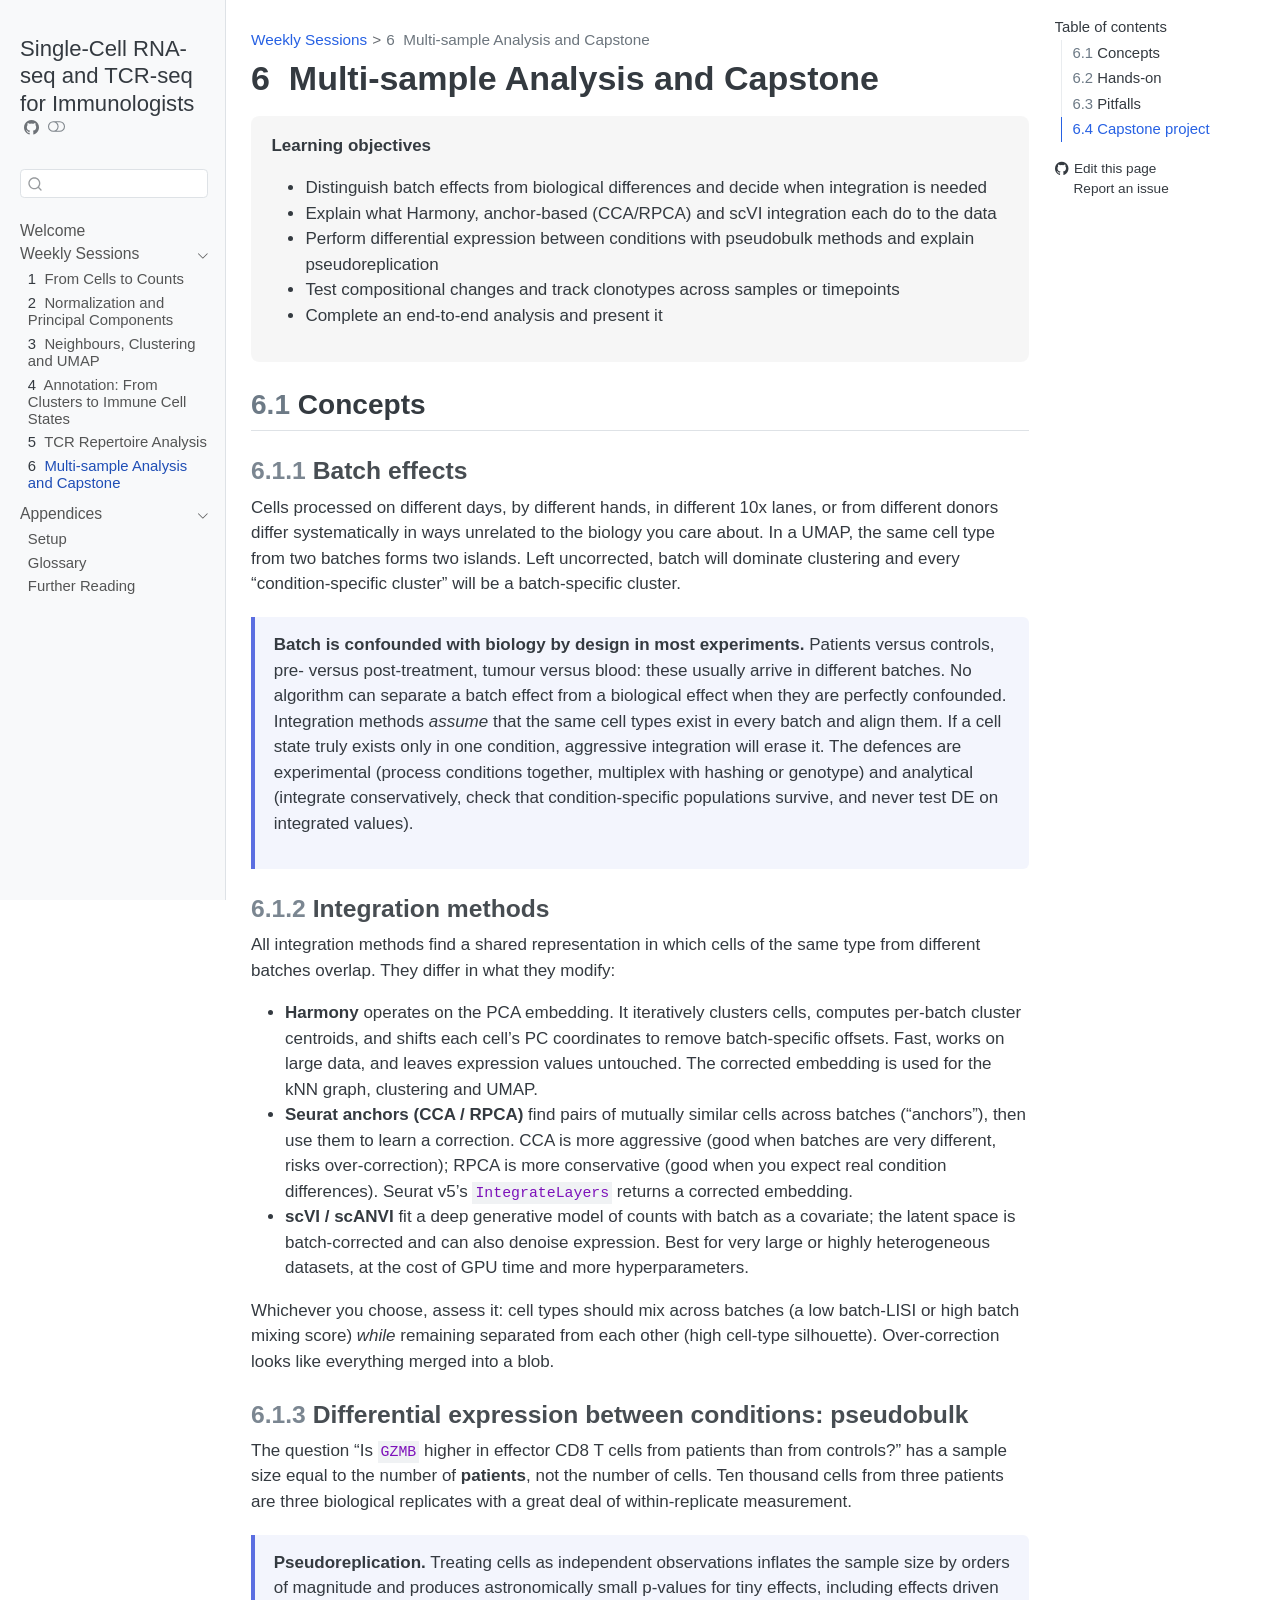
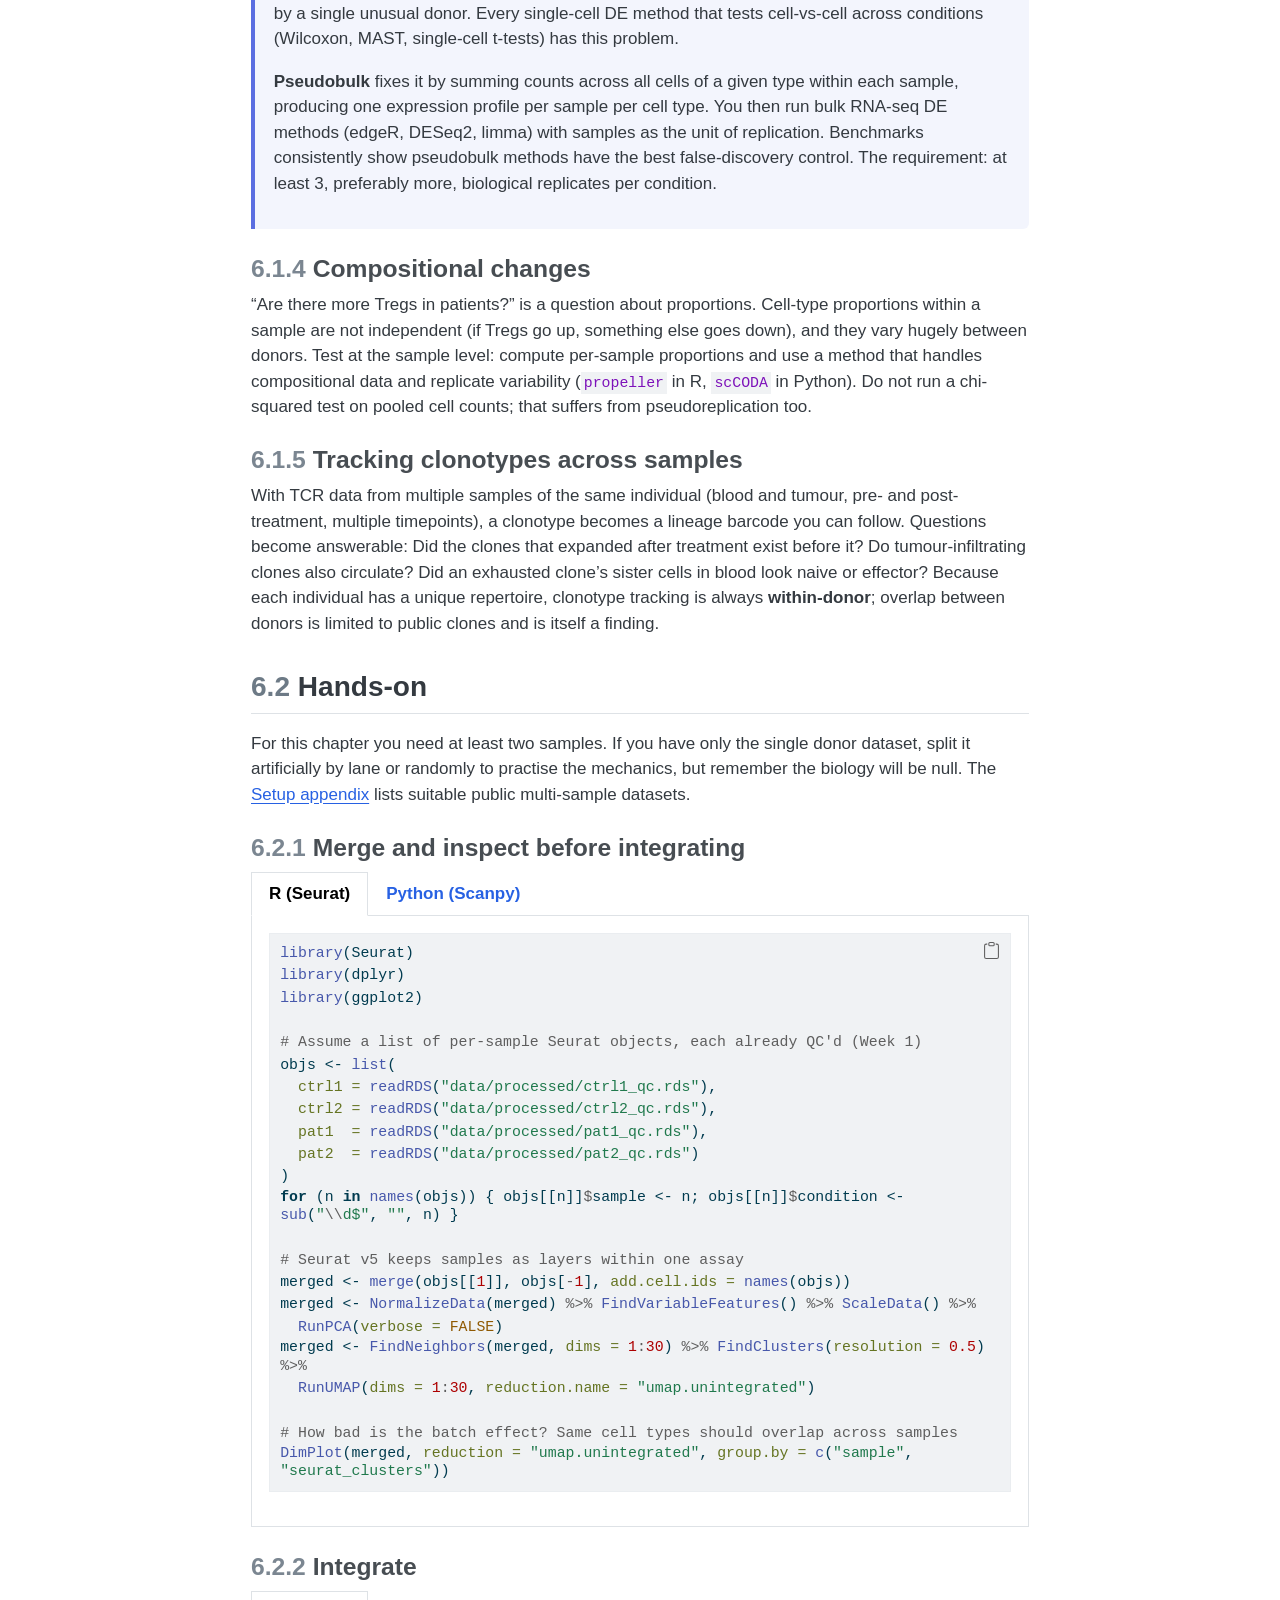
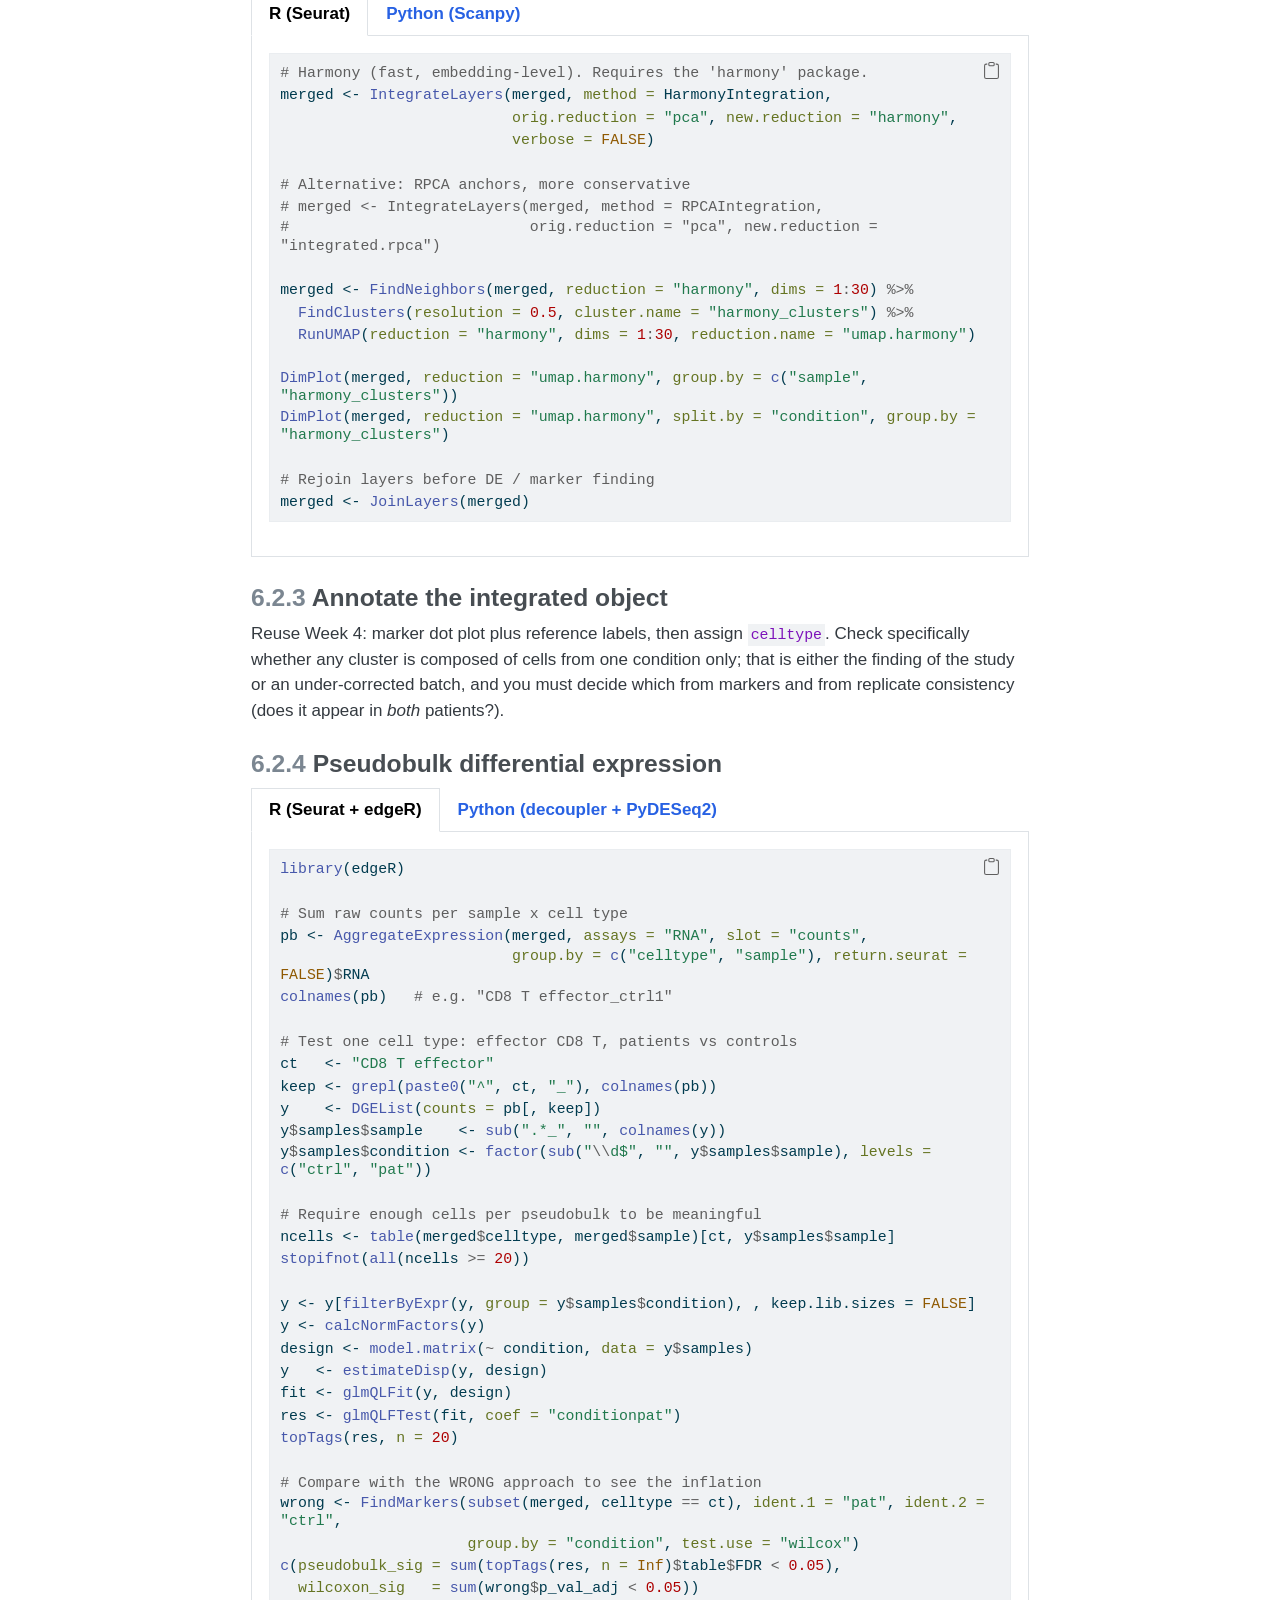
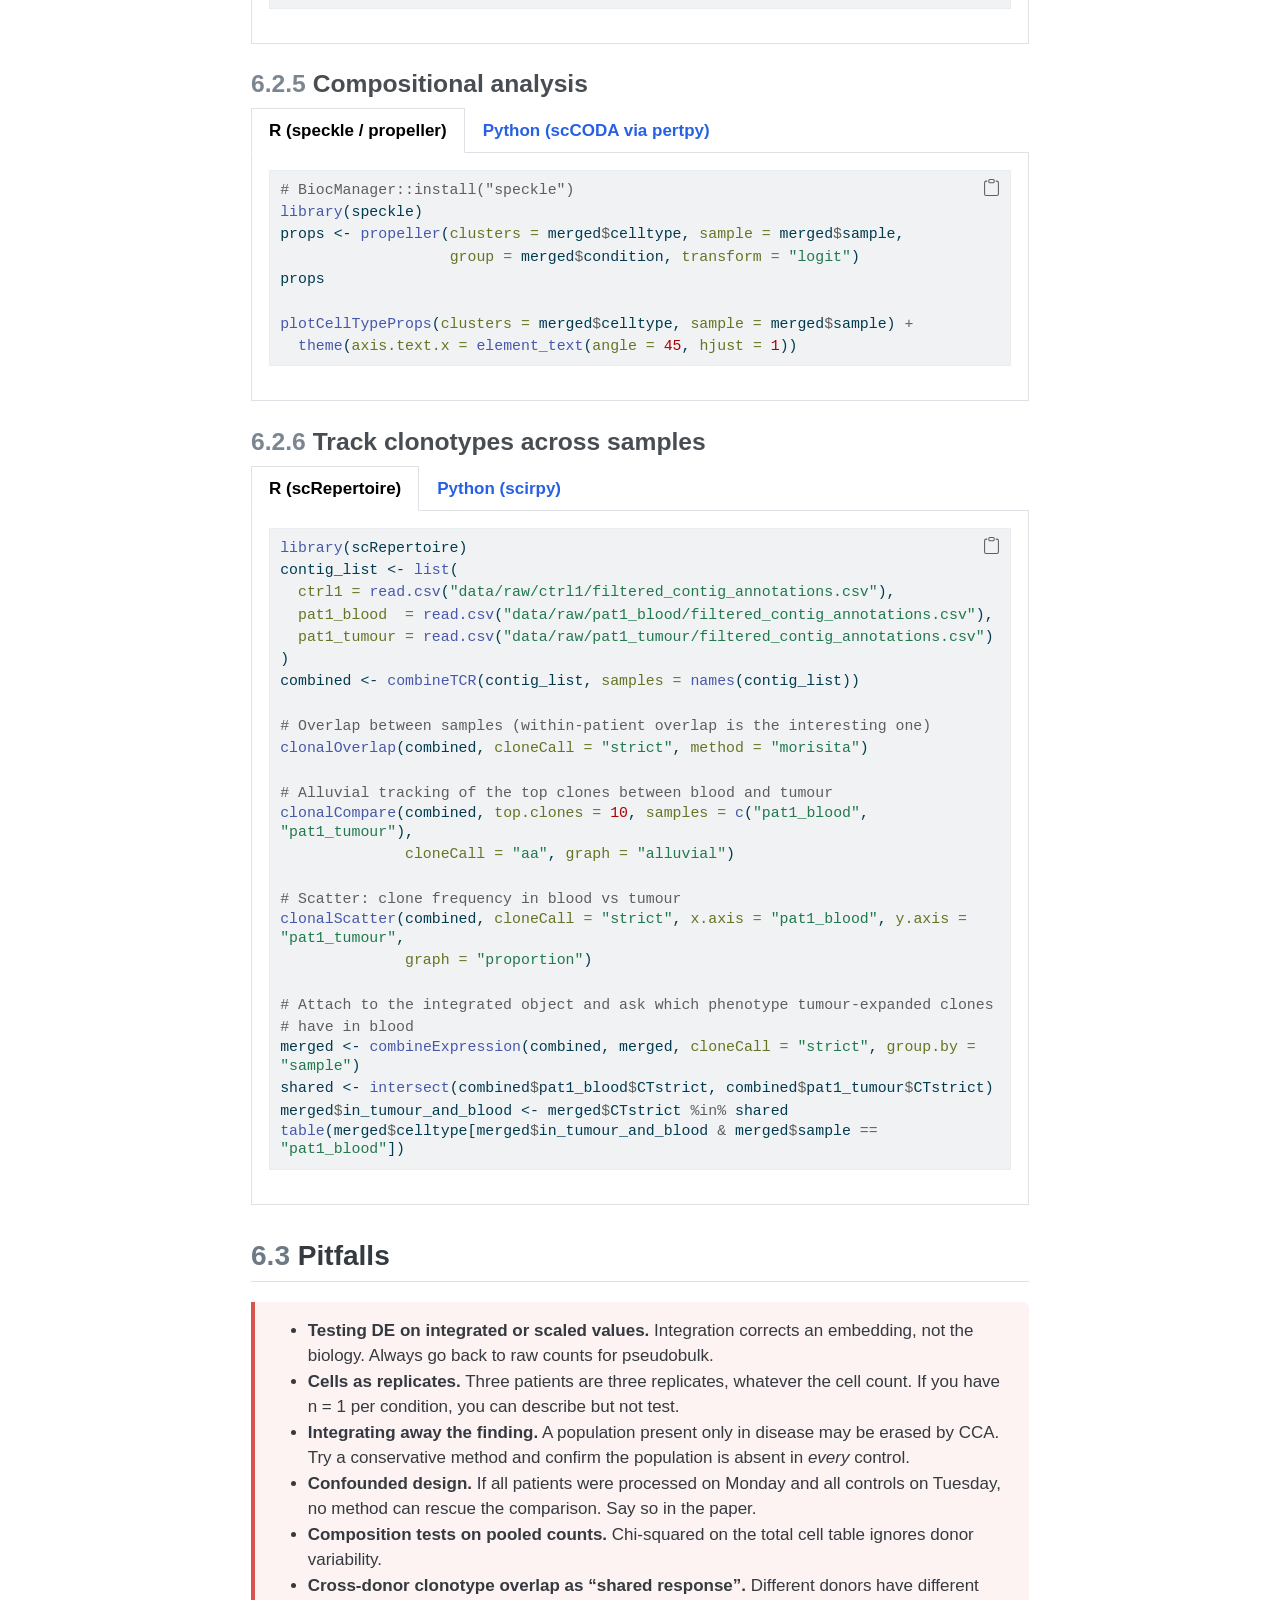
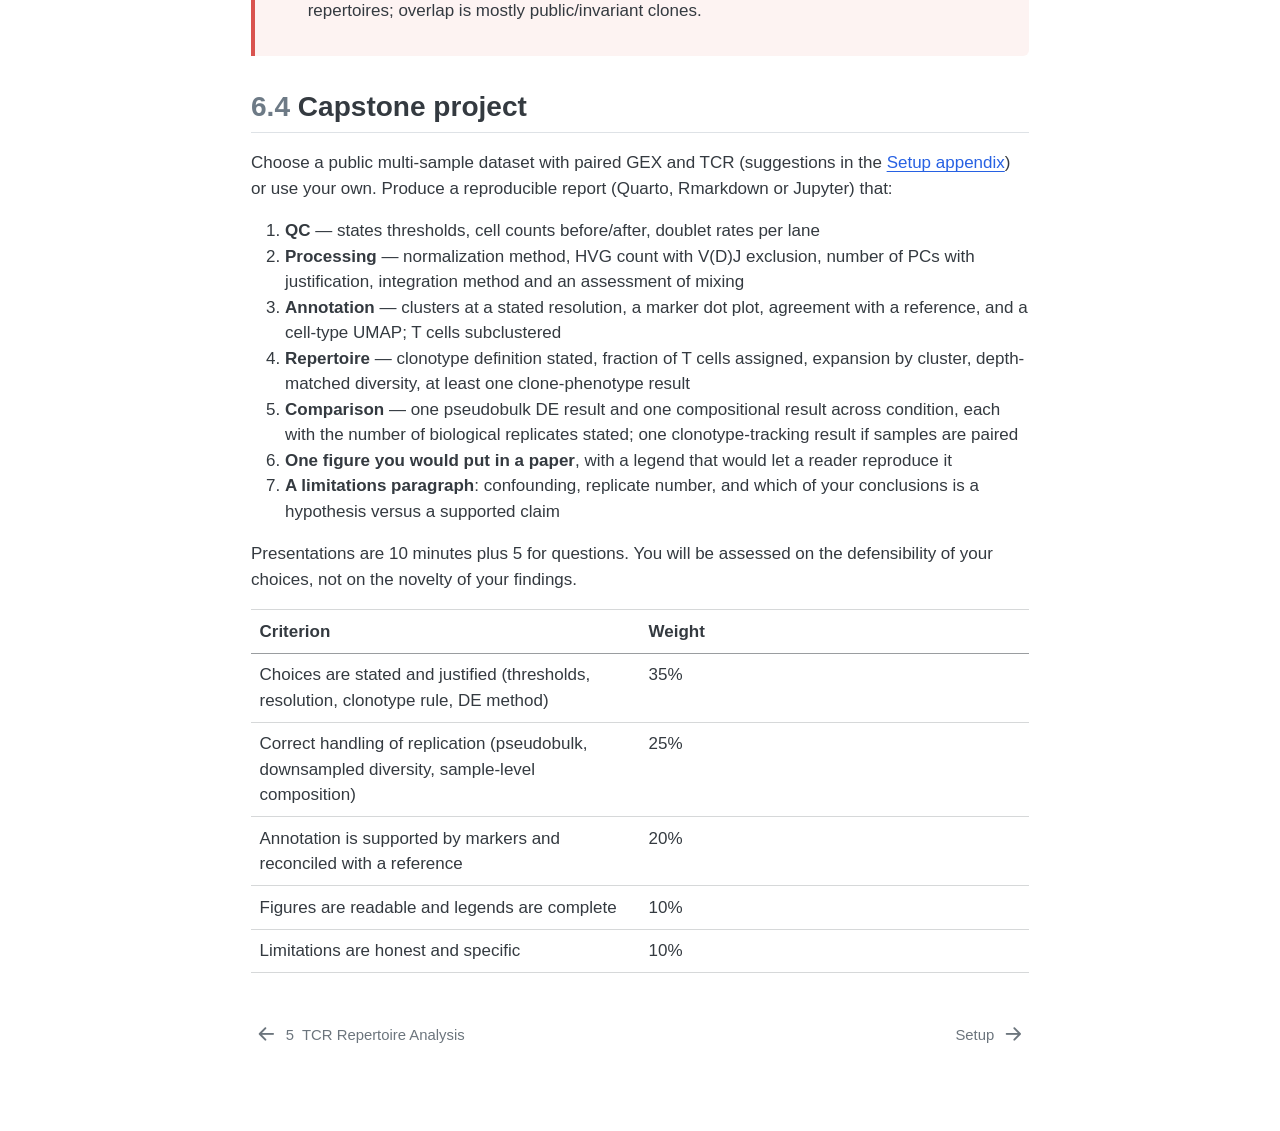
<file: chapters/06-multisample-and-capstone.html>
<!DOCTYPE html>
<html xmlns="http://www.w3.org/1999/xhtml" lang="en" xml:lang="en"><head>

<meta charset="utf-8">
<meta name="generator" content="quarto-1.11.9">

<meta name="viewport" content="width=device-width, initial-scale=1.0, user-scalable=yes">


<title>6&nbsp; Multi-sample Analysis and Capstone – Single-Cell RNA-seq and TCR-seq for Immunologists</title>
<style>
/* Default styles provided by pandoc.
** See https://pandoc.org/MANUAL.html#variables-for-html for config info.
*/
span.smallcaps{font-variant: small-caps;}
div.columns{display: flex; gap: 1.5em;}
div.column{flex: auto;}
@media screen {
div.columns{gap: min(4vw, 1.5em);}
div.column{overflow-x: auto;}
}
div.hanging-indent{margin-left: 1.5em; text-indent: -1.5em;}
ul.task-list{list-style: none;}
ul.task-list li input[type="checkbox"] {
  width: 0.8em;
  margin: 0 0.8em 0.2em -1em; /* quarto-specific, see https://github.com/quarto-dev/quarto-cli/issues/4556 */ 
  vertical-align: middle;
}
/* CSS for syntax highlighting */
html { -webkit-text-size-adjust: 100%; }
pre > code.sourceCode { white-space: pre; position: relative; }
pre > code.sourceCode > span { display: inline-block; line-height: 1.25; }
pre > code.sourceCode > span:empty { height: 1.2em; }
.sourceCode { overflow: visible; }
code.sourceCode > span { color: inherit; text-decoration: inherit; }
div.sourceCode { margin: 1em 0; }
pre.sourceCode { margin: 0; }
@media screen {
div.sourceCode { overflow: auto; }
}
@media print {
pre > code.sourceCode { white-space: pre-wrap; }
pre > code.sourceCode > span { text-indent: -5em; padding-left: 5em; }
}
pre.numberSource code
  { counter-reset: source-line 0; }
pre.numberSource code > span
  { position: relative; left: -4em; counter-increment: source-line; }
pre.numberSource code > span > a:first-child::before
  { content: counter(source-line);
    position: relative; left: -1em; text-align: right; vertical-align: baseline;
    border: none; display: inline-block;
    -webkit-touch-callout: none; -webkit-user-select: none;
    -khtml-user-select: none; -moz-user-select: none;
    -ms-user-select: none; user-select: none;
    padding: 0 4px; width: 4em;
  }
pre.numberSource { margin-left: 3em;  padding-left: 4px; }
div.sourceCode
  {   }
@media screen {
pre > code.sourceCode > span > a:first-child::before { text-decoration: underline; }
}
</style>


<script src="../site_libs/quarto-nav/quarto-nav.js"></script>
<script src="../site_libs/quarto-nav/headroom.min.js"></script>
<script src="../site_libs/clipboard/clipboard.min.js"></script>
<script src="../site_libs/quarto-search/autocomplete.umd.js"></script>
<script src="../site_libs/quarto-search/fuse.min.js"></script>
<script src="../site_libs/quarto-search/quarto-search.js"></script>
<meta name="quarto:offset" content="../">
<link href="../appendix/setup.html" rel="next">
<link href="../chapters/05-tcr-repertoire.html" rel="prev">
<script src="../site_libs/quarto-html/quarto.js" type="module"></script>
<script src="../site_libs/quarto-html/tabsets/tabsets.js" type="module"></script>
<script src="../site_libs/quarto-html/scrollable-regions/scrollable-regions.js" type="module"></script>
<script src="../site_libs/quarto-html/popper.min.js"></script>
<script src="../site_libs/quarto-html/tippy.umd.min.js"></script>
<script src="../site_libs/quarto-html/anchor.min.js"></script>
<link href="../site_libs/quarto-html/tippy.css" rel="stylesheet">
<link href="../site_libs/quarto-html/quarto-syntax-highlighting-63b5708e65d6cd79cd7618c58d0c21e7.css" rel="stylesheet" class="quarto-color-scheme" id="quarto-text-highlighting-styles">
<link href="../site_libs/quarto-html/quarto-syntax-highlighting-dark-447e42e69aaa9833c0ba1b986f430b20.css" rel="stylesheet" class="quarto-color-scheme quarto-color-alternate" id="quarto-text-highlighting-styles">
<link href="../site_libs/quarto-html/quarto-syntax-highlighting-63b5708e65d6cd79cd7618c58d0c21e7.css" rel="stylesheet" class="quarto-color-scheme-extra" id="quarto-text-highlighting-styles">
<script src="../site_libs/bootstrap/bootstrap.min.js"></script>
<link href="../site_libs/bootstrap/bootstrap-icons.css" rel="stylesheet">
<link href="../site_libs/bootstrap/bootstrap-a14ddb716205d37b0cd7ddc1c0d5f8e2.min.css" rel="stylesheet" append-hash="true" class="quarto-color-scheme" id="quarto-bootstrap" data-mode="light">
<link href="../site_libs/bootstrap/bootstrap-dark-7f333f7748f914eda9c98d44bee5325d.min.css" rel="stylesheet" append-hash="true" class="quarto-color-scheme quarto-color-alternate" id="quarto-bootstrap" data-mode="dark">
<link href="../site_libs/bootstrap/bootstrap-a14ddb716205d37b0cd7ddc1c0d5f8e2.min.css" rel="stylesheet" append-hash="true" class="quarto-color-scheme-extra" id="quarto-bootstrap" data-mode="light">
<script id="quarto-search-options" type="application/json">{
  "location": "sidebar",
  "copy-button": false,
  "collapse-after": 3,
  "panel-placement": "start",
  "type": "textbox",
  "limit": 50,
  "keyboard-shortcut": [
    "f",
    "/",
    "s"
  ],
  "show-item-context": false,
  "language": {
    "search-no-results-text": "No results",
    "search-matching-documents-text": "matching documents",
    "search-copy-link-title": "Copy link to search",
    "search-hide-matches-text": "Hide additional matches",
    "search-more-match-text": "more match in this document",
    "search-more-matches-text": "more matches in this document",
    "search-clear-button-title": "Clear",
    "search-text-placeholder": "",
    "search-detached-cancel-button-title": "Cancel",
    "search-submit-button-title": "Submit",
    "search-label": "Search"
  }
}</script>


</head>

<body class="nav-sidebar docked quarto-light"><a id="quarto-skip-link" class="visually-hidden-focusable" href="#quarto-document-content">Skip to main content</a><script id="quarto-html-before-body" type="application/javascript">
    const toggleBodyColorMode = (bsSheetEl) => {
      const mode = bsSheetEl.getAttribute("data-mode");
      const bodyEl = window.document.querySelector("body");
      if (mode === "dark") {
        bodyEl.classList.add("quarto-dark");
        bodyEl.classList.remove("quarto-light");
      } else {
        bodyEl.classList.add("quarto-light");
        bodyEl.classList.remove("quarto-dark");
      }
    }
    const toggleBodyColorPrimary = () => {
      const bsSheetEl = window.document.querySelector("link#quarto-bootstrap:not([rel=disabled-stylesheet])");
      if (bsSheetEl) {
        toggleBodyColorMode(bsSheetEl);
      }
    }
    const setColorSchemeToggle = (alternate) => {
      const toggles = window.document.querySelectorAll('.quarto-color-scheme-toggle');
      for (let i=0; i < toggles.length; i++) {
        const toggle = toggles[i];
        if (toggle) {
          toggle.setAttribute("aria-checked", alternate ? "true" : "false");
          if (alternate) {
            toggle.classList.add("alternate");
          } else {
            toggle.classList.remove("alternate");
          }
        }
      }
    };
    const toggleColorMode = (alternate) => {
      // Switch the stylesheets
      const primaryStylesheets = window.document.querySelectorAll('link.quarto-color-scheme:not(.quarto-color-alternate)');
      const alternateStylesheets = window.document.querySelectorAll('link.quarto-color-scheme.quarto-color-alternate');
      manageTransitions('#quarto-margin-sidebar .nav-link', false);
      if (alternate) {
        // note: dark is layered on light, we don't disable primary!
        enableStylesheet(alternateStylesheets);
        for (const sheetNode of alternateStylesheets) {
          if (sheetNode.id === "quarto-bootstrap") {
            toggleBodyColorMode(sheetNode);
          }
        }
      } else {
        disableStylesheet(alternateStylesheets);
        enableStylesheet(primaryStylesheets)
        toggleBodyColorPrimary();
      }
      manageTransitions('#quarto-margin-sidebar .nav-link', true);
      // Switch the toggles
      setColorSchemeToggle(alternate)
    }
    // Hack to workaround the fact that safari doesn't
    // properly recolor the scrollbar when toggling (#1455).
    // Not run on load: stylesheets are set before first paint there, and
    // scrolling would undo the scroll to a URL fragment (#14973).
    // The one pixel nudge keeps the reader where they were.
    const refreshSafariScrollbar = () => {
      if (navigator.userAgent.indexOf('Safari') > 0 && navigator.userAgent.indexOf('Chrome') == -1) {
        manageTransitions("body", false);
        const scrollY = window.scrollY;
        window.scrollTo(0, scrollY > 0 ? scrollY - 1 : 1);
        setTimeout(() => {
          window.scrollTo(0, scrollY);
          manageTransitions("body", true);
        }, 40);
      }
    }
    const disableStylesheet = (stylesheets) => {
      for (let i=0; i < stylesheets.length; i++) {
        const stylesheet = stylesheets[i];
        stylesheet.rel = 'disabled-stylesheet';
      }
    }
    const enableStylesheet = (stylesheets) => {
      for (let i=0; i < stylesheets.length; i++) {
        const stylesheet = stylesheets[i];
        if(stylesheet.rel !== 'stylesheet') { // for Chrome, which will still FOUC without this check
          stylesheet.rel = 'stylesheet';
        }
      }
    }
    const manageTransitions = (selector, allowTransitions) => {
      const els = window.document.querySelectorAll(selector);
      for (let i=0; i < els.length; i++) {
        const el = els[i];
        if (allowTransitions) {
          el.classList.remove('notransition');
        } else {
          el.classList.add('notransition');
        }
      }
    }
    const isFileUrl = () => {
      return window.location.protocol === 'file:';
    }
    const hasAlternateSentinel = () => {
      let styleSentinel = getColorSchemeSentinel();
      if (styleSentinel !== null) {
        return styleSentinel === "alternate";
      } else {
        return false;
      }
    }
    const setStyleSentinel = (alternate) => {
      const value = alternate ? "alternate" : "default";
      if (!isFileUrl()) {
        window.localStorage.setItem("quarto-color-scheme", value);
      } else {
        localAlternateSentinel = value;
      }
    }
    const getColorSchemeSentinel = () => {
      if (!isFileUrl()) {
        const storageValue = window.localStorage.getItem("quarto-color-scheme");
        return storageValue != null ? storageValue : localAlternateSentinel;
      } else {
        return localAlternateSentinel;
      }
    }
    const toggleGiscusIfUsed = (isAlternate, darkModeDefault) => {
      const baseTheme = document.querySelector('#giscus-base-theme')?.value ?? 'light';
      const alternateTheme = document.querySelector('#giscus-alt-theme')?.value ?? 'dark';
      let newTheme = '';
      if(authorPrefersDark) {
        newTheme = isAlternate ? baseTheme : alternateTheme;
      } else {
        newTheme = isAlternate ? alternateTheme : baseTheme;
      }
      const changeGiscusTheme = () => {
        // From: https://github.com/giscus/giscus/issues/336
        const sendMessage = (message) => {
          const iframe = document.querySelector('iframe.giscus-frame');
          if (!iframe) return;
          iframe.contentWindow.postMessage({ giscus: message }, 'https://giscus.app');
        }
        sendMessage({
          setConfig: {
            theme: newTheme
          }
        });
      }
      const isGiscussLoaded = window.document.querySelector('iframe.giscus-frame') !== null;
      if (isGiscussLoaded) {
        changeGiscusTheme();
      }
    };
    const authorPrefersDark = false;
    const darkModeDefault = authorPrefersDark;
      document.querySelector('link#quarto-text-highlighting-styles.quarto-color-scheme-extra').rel = 'disabled-stylesheet';
      document.querySelector('link#quarto-bootstrap.quarto-color-scheme-extra').rel = 'disabled-stylesheet';
    let localAlternateSentinel = darkModeDefault ? 'alternate' : 'default';
    // Dark / light mode switch
    window.quartoToggleColorScheme = () => {
      // Read the current dark / light value
      let toAlternate = !hasAlternateSentinel();
      toggleColorMode(toAlternate);
      refreshSafariScrollbar();
      setStyleSentinel(toAlternate);
      toggleGiscusIfUsed(toAlternate, darkModeDefault);
      window.dispatchEvent(new Event('resize'));
    };
    // Switch to dark mode if need be
    if (hasAlternateSentinel()) {
      toggleColorMode(true);
    } else {
      toggleColorMode(false);
    }
  </script>

<div id="quarto-search-results"></div>
  <header id="quarto-header" class="headroom fixed-top">
  <nav class="quarto-secondary-nav" aria-label="Toolbar">
    <div class="container-fluid d-flex">
      <button type="button" class="quarto-btn-toggle btn" data-bs-toggle="collapse" role="button" data-bs-target=".quarto-sidebar-collapse-item" aria-controls="quarto-sidebar" aria-expanded="false" aria-label="Toggle sidebar navigation" onclick="if (window.quartoToggleHeadroom) { window.quartoToggleHeadroom(); }">
        <i class="bi bi-layout-text-sidebar-reverse"></i>
      </button>
        <nav class="quarto-page-breadcrumbs" aria-label="Breadcrumbs"><ol class="breadcrumb"><li class="breadcrumb-item"><a href="../chapters/01-from-cells-to-counts.html">Weekly Sessions</a></li><li class="breadcrumb-item"><a href="../chapters/06-multisample-and-capstone.html"><span class="chapter-number">6</span>&nbsp; <span class="chapter-title">Multi-sample Analysis and Capstone</span></a></li></ol></nav>
        <a class="flex-grow-1" data-bs-toggle="collapse" data-bs-target=".quarto-sidebar-collapse-item" onclick="if (window.quartoToggleHeadroom) { window.quartoToggleHeadroom(); }">      
        </a>
      <button type="button" class="btn quarto-search-button" aria-label="Search" onclick="window.quartoOpenSearch();">
        <i class="bi bi-search"></i>
      </button>
    </div>
  </nav>
</header>
<!-- content -->
<div id="quarto-content" class="quarto-container page-columns page-rows-contents page-layout-article">
<!-- sidebar -->
  <nav id="quarto-sidebar" class="sidebar collapse collapse-horizontal quarto-sidebar-collapse-item sidebar-navigation docked overflow-auto" aria-label="Site">
    <div class="pt-lg-2 mt-2 text-left sidebar-header">
    <div class="sidebar-title mb-0 py-0">
      <a href="../">Single-Cell RNA-seq and TCR-seq for Immunologists</a> 
        <div class="sidebar-tools-main">
    <a href="https://github.com/aezamora14/scRNA-immunology-course" title="Source Code" class="quarto-navigation-tool px-1" aria-label="Source Code"><i class="bi bi-github"></i></a>
  <button type="button" role="switch" aria-checked="false" class="quarto-color-scheme-toggle quarto-navigation-tool  px-1" onclick="window.quartoToggleColorScheme(); return false;" title="Toggle dark mode" aria-label="Toggle dark mode"><i class="bi"></i></button>
</div>
    </div>
      </div>
        <div class="mt-2 flex-shrink-0 align-items-center">
        <div class="sidebar-search">
        <div id="quarto-search" class="" title="Search"></div>
        </div>
        </div>
    <div class="sidebar-menu-container"> 
    <ul class="list-unstyled mt-1">
        <li class="sidebar-item">
  <div class="sidebar-item-container"> 
  <a href="../index.html" class="sidebar-item-text sidebar-link">
 <span class="menu-text">Welcome</span></a>
  </div>
</li>
        <li class="sidebar-item sidebar-item-section">
      <div class="sidebar-item-container"> 
            <button type="button" class="sidebar-item-text sidebar-item-toggle sidebar-link text-start" data-bs-toggle="collapse" data-bs-target="#quarto-sidebar-section-1" aria-controls="quarto-sidebar-section-1" aria-expanded="true">
 <span class="menu-text" id="quarto-sidebar-section-1-label">Weekly Sessions</span><i class="bi bi-chevron-right" aria-hidden="true"></i></button>
      </div>
      <ul id="quarto-sidebar-section-1" aria-labelledby="quarto-sidebar-section-1-label" class="collapse list-unstyled sidebar-section depth1 show">  
          <li class="sidebar-item">
  <div class="sidebar-item-container"> 
  <a href="../chapters/01-from-cells-to-counts.html" class="sidebar-item-text sidebar-link">
 <span class="menu-text"><span class="chapter-number">1</span>&nbsp; <span class="chapter-title">From Cells to Counts</span></span></a>
  </div>
</li>
          <li class="sidebar-item">
  <div class="sidebar-item-container"> 
  <a href="../chapters/02-normalization-and-pca.html" class="sidebar-item-text sidebar-link">
 <span class="menu-text"><span class="chapter-number">2</span>&nbsp; <span class="chapter-title">Normalization and Principal Components</span></span></a>
  </div>
</li>
          <li class="sidebar-item">
  <div class="sidebar-item-container"> 
  <a href="../chapters/03-neighbors-clustering-umap.html" class="sidebar-item-text sidebar-link">
 <span class="menu-text"><span class="chapter-number">3</span>&nbsp; <span class="chapter-title">Neighbours, Clustering and UMAP</span></span></a>
  </div>
</li>
          <li class="sidebar-item">
  <div class="sidebar-item-container"> 
  <a href="../chapters/04-annotation.html" class="sidebar-item-text sidebar-link">
 <span class="menu-text"><span class="chapter-number">4</span>&nbsp; <span class="chapter-title">Annotation: From Clusters to Immune Cell States</span></span></a>
  </div>
</li>
          <li class="sidebar-item">
  <div class="sidebar-item-container"> 
  <a href="../chapters/05-tcr-repertoire.html" class="sidebar-item-text sidebar-link">
 <span class="menu-text"><span class="chapter-number">5</span>&nbsp; <span class="chapter-title">TCR Repertoire Analysis</span></span></a>
  </div>
</li>
          <li class="sidebar-item">
  <div class="sidebar-item-container"> 
  <a href="../chapters/06-multisample-and-capstone.html" class="sidebar-item-text sidebar-link active">
 <span class="menu-text"><span class="chapter-number">6</span>&nbsp; <span class="chapter-title">Multi-sample Analysis and Capstone</span></span></a>
  </div>
</li>
      </ul>
  </li>
        <li class="sidebar-item sidebar-item-section">
      <div class="sidebar-item-container"> 
            <button type="button" class="sidebar-item-text sidebar-item-toggle sidebar-link text-start" data-bs-toggle="collapse" data-bs-target="#quarto-sidebar-section-2" aria-controls="quarto-sidebar-section-2" aria-expanded="true">
 <span class="menu-text" id="quarto-sidebar-section-2-label">Appendices</span><i class="bi bi-chevron-right" aria-hidden="true"></i></button>
      </div>
      <ul id="quarto-sidebar-section-2" aria-labelledby="quarto-sidebar-section-2-label" class="collapse list-unstyled sidebar-section depth1 show">  
          <li class="sidebar-item">
  <div class="sidebar-item-container"> 
  <a href="../appendix/setup.html" class="sidebar-item-text sidebar-link">
 <span class="menu-text">Setup</span></a>
  </div>
</li>
          <li class="sidebar-item">
  <div class="sidebar-item-container"> 
  <a href="../appendix/glossary.html" class="sidebar-item-text sidebar-link">
 <span class="menu-text">Glossary</span></a>
  </div>
</li>
          <li class="sidebar-item">
  <div class="sidebar-item-container"> 
  <a href="../appendix/further-reading.html" class="sidebar-item-text sidebar-link">
 <span class="menu-text">Further Reading</span></a>
  </div>
</li>
      </ul>
  </li>
    </ul>
    </div>
</nav>
<div id="quarto-sidebar-glass" class="quarto-sidebar-collapse-item" data-bs-toggle="collapse" data-bs-target=".quarto-sidebar-collapse-item"></div>
<!-- margin-sidebar -->
    <div id="quarto-margin-sidebar" class="sidebar margin-sidebar">
        <nav id="TOC" role="doc-toc" aria-labelledby="toc-title" class="toc-active">
    <h2 id="toc-title">Table of contents</h2>
   
  <ul>
  <li><a href="#concepts" id="toc-concepts" class="nav-link active" data-scroll-target="#concepts"><span class="header-section-number">6.1</span> Concepts</a>
  <ul class="collapse">
  <li><a href="#batch-effects" id="toc-batch-effects" class="nav-link" data-scroll-target="#batch-effects"><span class="header-section-number">6.1.1</span> Batch effects</a></li>
  <li><a href="#integration-methods" id="toc-integration-methods" class="nav-link" data-scroll-target="#integration-methods"><span class="header-section-number">6.1.2</span> Integration methods</a></li>
  <li><a href="#differential-expression-between-conditions-pseudobulk" id="toc-differential-expression-between-conditions-pseudobulk" class="nav-link" data-scroll-target="#differential-expression-between-conditions-pseudobulk"><span class="header-section-number">6.1.3</span> Differential expression between conditions: pseudobulk</a></li>
  <li><a href="#compositional-changes" id="toc-compositional-changes" class="nav-link" data-scroll-target="#compositional-changes"><span class="header-section-number">6.1.4</span> Compositional changes</a></li>
  <li><a href="#tracking-clonotypes-across-samples" id="toc-tracking-clonotypes-across-samples" class="nav-link" data-scroll-target="#tracking-clonotypes-across-samples"><span class="header-section-number">6.1.5</span> Tracking clonotypes across samples</a></li>
  </ul></li>
  <li><a href="#hands-on" id="toc-hands-on" class="nav-link" data-scroll-target="#hands-on"><span class="header-section-number">6.2</span> Hands-on</a>
  <ul class="collapse">
  <li><a href="#merge-and-inspect-before-integrating" id="toc-merge-and-inspect-before-integrating" class="nav-link" data-scroll-target="#merge-and-inspect-before-integrating"><span class="header-section-number">6.2.1</span> Merge and inspect before integrating</a></li>
  <li><a href="#integrate" id="toc-integrate" class="nav-link" data-scroll-target="#integrate"><span class="header-section-number">6.2.2</span> Integrate</a></li>
  <li><a href="#annotate-the-integrated-object" id="toc-annotate-the-integrated-object" class="nav-link" data-scroll-target="#annotate-the-integrated-object"><span class="header-section-number">6.2.3</span> Annotate the integrated object</a></li>
  <li><a href="#pseudobulk-differential-expression" id="toc-pseudobulk-differential-expression" class="nav-link" data-scroll-target="#pseudobulk-differential-expression"><span class="header-section-number">6.2.4</span> Pseudobulk differential expression</a></li>
  <li><a href="#compositional-analysis" id="toc-compositional-analysis" class="nav-link" data-scroll-target="#compositional-analysis"><span class="header-section-number">6.2.5</span> Compositional analysis</a></li>
  <li><a href="#track-clonotypes-across-samples" id="toc-track-clonotypes-across-samples" class="nav-link" data-scroll-target="#track-clonotypes-across-samples"><span class="header-section-number">6.2.6</span> Track clonotypes across samples</a></li>
  </ul></li>
  <li><a href="#pitfalls" id="toc-pitfalls" class="nav-link" data-scroll-target="#pitfalls"><span class="header-section-number">6.3</span> Pitfalls</a></li>
  <li><a href="#capstone-project" id="toc-capstone-project" class="nav-link" data-scroll-target="#capstone-project"><span class="header-section-number">6.4</span> Capstone project</a></li>
  </ul>
<div class="toc-actions"><ul><li><a href="https://github.com/aezamora14/scRNA-immunology-course/edit/main/chapters/06-multisample-and-capstone.qmd" class="toc-action"><i class="bi bi-github"></i>Edit this page</a></li><li><a href="https://github.com/aezamora14/scRNA-immunology-course/issues/new" class="toc-action"><i class="bi empty"></i>Report an issue</a></li></ul></div></nav>
    </div>
<!-- main -->
<main class="content" id="quarto-document-content" tabindex="-1">


<header id="title-block-header" class="quarto-title-block default"><nav class="quarto-page-breadcrumbs quarto-title-breadcrumbs d-none d-lg-block" aria-label="Breadcrumbs"><ol class="breadcrumb"><li class="breadcrumb-item"><a href="../chapters/01-from-cells-to-counts.html">Weekly Sessions</a></li><li class="breadcrumb-item"><a href="../chapters/06-multisample-and-capstone.html"><span class="chapter-number">6</span>&nbsp; <span class="chapter-title">Multi-sample Analysis and Capstone</span></a></li></ol></nav>
<div class="quarto-title">
<h1 class="title"><span id="sec-multisample" class="quarto-section-identifier"><span class="chapter-number">6</span>&nbsp; <span class="chapter-title">Multi-sample Analysis and Capstone</span></span></h1>
</div>



<div class="quarto-title-meta">

    
  
    
  </div>
  


</header>


<div class="objectives">
<p><strong>Learning objectives</strong></p>
<ul>
<li>Distinguish batch effects from biological differences and decide when integration is needed</li>
<li>Explain what Harmony, anchor-based (CCA/RPCA) and scVI integration each do to the data</li>
<li>Perform differential expression between conditions with pseudobulk methods and explain pseudoreplication</li>
<li>Test compositional changes and track clonotypes across samples or timepoints</li>
<li>Complete an end-to-end analysis and present it</li>
</ul>
</div>
<section id="concepts" class="level2" data-number="6.1">
<h2 data-number="6.1" class="anchored" data-anchor-id="concepts"><span class="header-section-number">6.1</span> Concepts</h2>
<section id="batch-effects" class="level3" data-number="6.1.1">
<h3 data-number="6.1.1" class="anchored" data-anchor-id="batch-effects"><span class="header-section-number">6.1.1</span> Batch effects</h3>
<p>Cells processed on different days, by different hands, in different 10x lanes, or from different donors differ systematically in ways unrelated to the biology you care about. In a UMAP, the same cell type from two batches forms two islands. Left uncorrected, batch will dominate clustering and every “condition-specific cluster” will be a batch-specific cluster.</p>
<div class="concept">
<p><strong>Batch is confounded with biology by design in most experiments.</strong> Patients versus controls, pre- versus post-treatment, tumour versus blood: these usually arrive in different batches. No algorithm can separate a batch effect from a biological effect when they are perfectly confounded. Integration methods <em>assume</em> that the same cell types exist in every batch and align them. If a cell state truly exists only in one condition, aggressive integration will erase it. The defences are experimental (process conditions together, multiplex with hashing or genotype) and analytical (integrate conservatively, check that condition-specific populations survive, and never test DE on integrated values).</p>
</div>
</section>
<section id="integration-methods" class="level3" data-number="6.1.2">
<h3 data-number="6.1.2" class="anchored" data-anchor-id="integration-methods"><span class="header-section-number">6.1.2</span> Integration methods</h3>
<p>All integration methods find a shared representation in which cells of the same type from different batches overlap. They differ in what they modify:</p>
<ul>
<li><strong>Harmony</strong> operates on the PCA embedding. It iteratively clusters cells, computes per-batch cluster centroids, and shifts each cell’s PC coordinates to remove batch-specific offsets. Fast, works on large data, and leaves expression values untouched. The corrected embedding is used for the kNN graph, clustering and UMAP.</li>
<li><strong>Seurat anchors (CCA / RPCA)</strong> find pairs of mutually similar cells across batches (“anchors”), then use them to learn a correction. CCA is more aggressive (good when batches are very different, risks over-correction); RPCA is more conservative (good when you expect real condition differences). Seurat v5’s <code>IntegrateLayers</code> returns a corrected embedding.</li>
<li><strong>scVI / scANVI</strong> fit a deep generative model of counts with batch as a covariate; the latent space is batch-corrected and can also denoise expression. Best for very large or highly heterogeneous datasets, at the cost of GPU time and more hyperparameters.</li>
</ul>
<p>Whichever you choose, assess it: cell types should mix across batches (a low batch-LISI or high batch mixing score) <em>while</em> remaining separated from each other (high cell-type silhouette). Over-correction looks like everything merged into a blob.</p>
</section>
<section id="differential-expression-between-conditions-pseudobulk" class="level3" data-number="6.1.3">
<h3 data-number="6.1.3" class="anchored" data-anchor-id="differential-expression-between-conditions-pseudobulk"><span class="header-section-number">6.1.3</span> Differential expression between conditions: pseudobulk</h3>
<p>The question “Is <code>GZMB</code> higher in effector CD8 T cells from patients than from controls?” has a sample size equal to the number of <strong>patients</strong>, not the number of cells. Ten thousand cells from three patients are three biological replicates with a great deal of within-replicate measurement.</p>
<div class="concept">
<p><strong>Pseudoreplication.</strong> Treating cells as independent observations inflates the sample size by orders of magnitude and produces astronomically small p-values for tiny effects, including effects driven by a single unusual donor. Every single-cell DE method that tests cell-vs-cell across conditions (Wilcoxon, MAST, single-cell t-tests) has this problem.</p>
<p><strong>Pseudobulk</strong> fixes it by summing counts across all cells of a given type within each sample, producing one expression profile per sample per cell type. You then run bulk RNA-seq DE methods (edgeR, DESeq2, limma) with samples as the unit of replication. Benchmarks consistently show pseudobulk methods have the best false-discovery control. The requirement: at least 3, preferably more, biological replicates per condition.</p>
</div>
</section>
<section id="compositional-changes" class="level3" data-number="6.1.4">
<h3 data-number="6.1.4" class="anchored" data-anchor-id="compositional-changes"><span class="header-section-number">6.1.4</span> Compositional changes</h3>
<p>“Are there more Tregs in patients?” is a question about proportions. Cell-type proportions within a sample are not independent (if Tregs go up, something else goes down), and they vary hugely between donors. Test at the sample level: compute per-sample proportions and use a method that handles compositional data and replicate variability (<code>propeller</code> in R, <code>scCODA</code> in Python). Do not run a chi-squared test on pooled cell counts; that suffers from pseudoreplication too.</p>
</section>
<section id="tracking-clonotypes-across-samples" class="level3" data-number="6.1.5">
<h3 data-number="6.1.5" class="anchored" data-anchor-id="tracking-clonotypes-across-samples"><span class="header-section-number">6.1.5</span> Tracking clonotypes across samples</h3>
<p>With TCR data from multiple samples of the same individual (blood and tumour, pre- and post-treatment, multiple timepoints), a clonotype becomes a lineage barcode you can follow. Questions become answerable: Did the clones that expanded after treatment exist before it? Do tumour-infiltrating clones also circulate? Did an exhausted clone’s sister cells in blood look naive or effector? Because each individual has a unique repertoire, clonotype tracking is always <strong>within-donor</strong>; overlap between donors is limited to public clones and is itself a finding.</p>
</section>
</section>
<section id="hands-on" class="level2" data-number="6.2">
<h2 data-number="6.2" class="anchored" data-anchor-id="hands-on"><span class="header-section-number">6.2</span> Hands-on</h2>
<p>For this chapter you need at least two samples. If you have only the single donor dataset, split it artificially by lane or randomly to practise the mechanics, but remember the biology will be null. The <a href="../appendix/setup.html">Setup appendix</a> lists suitable public multi-sample datasets.</p>
<section id="merge-and-inspect-before-integrating" class="level3" data-number="6.2.1">
<h3 data-number="6.2.1" class="anchored" data-anchor-id="merge-and-inspect-before-integrating"><span class="header-section-number">6.2.1</span> Merge and inspect before integrating</h3>
<div class="tabset-margin-container"></div><div class="panel-tabset" data-group="language">
<ul class="nav nav-tabs" role="tablist"><li class="nav-item" role="presentation"><a class="nav-link active" id="tabset-1-1-tab" data-bs-toggle="tab" data-bs-target="#tabset-1-1" role="tab" aria-controls="tabset-1-1" aria-selected="true" href="">R (Seurat)</a></li><li class="nav-item" role="presentation"><a class="nav-link" id="tabset-1-2-tab" data-bs-toggle="tab" data-bs-target="#tabset-1-2" role="tab" aria-controls="tabset-1-2" aria-selected="false" href="">Python (Scanpy)</a></li></ul>
<div class="tab-content" data-group="language">
<div id="tabset-1-1" class="tab-pane active" role="tabpanel" aria-labelledby="tabset-1-1-tab">
<div class="code-copy-outer-scaffold"><div class="sourceCode" id="cb1"><pre class="sourceCode r code-with-copy"><code class="sourceCode r"><span id="cb1-1"><a href="#cb1-1" aria-hidden="true" tabindex="-1"></a><span class="fu">library</span>(Seurat)</span>
<span id="cb1-2"><a href="#cb1-2" aria-hidden="true" tabindex="-1"></a><span class="fu">library</span>(dplyr)</span>
<span id="cb1-3"><a href="#cb1-3" aria-hidden="true" tabindex="-1"></a><span class="fu">library</span>(ggplot2)</span>
<span id="cb1-4"><a href="#cb1-4" aria-hidden="true" tabindex="-1"></a></span>
<span id="cb1-5"><a href="#cb1-5" aria-hidden="true" tabindex="-1"></a><span class="co"># Assume a list of per-sample Seurat objects, each already QC'd (Week 1)</span></span>
<span id="cb1-6"><a href="#cb1-6" aria-hidden="true" tabindex="-1"></a>objs <span class="ot">&lt;-</span> <span class="fu">list</span>(</span>
<span id="cb1-7"><a href="#cb1-7" aria-hidden="true" tabindex="-1"></a>  <span class="at">ctrl1 =</span> <span class="fu">readRDS</span>(<span class="st">"data/processed/ctrl1_qc.rds"</span>),</span>
<span id="cb1-8"><a href="#cb1-8" aria-hidden="true" tabindex="-1"></a>  <span class="at">ctrl2 =</span> <span class="fu">readRDS</span>(<span class="st">"data/processed/ctrl2_qc.rds"</span>),</span>
<span id="cb1-9"><a href="#cb1-9" aria-hidden="true" tabindex="-1"></a>  <span class="at">pat1  =</span> <span class="fu">readRDS</span>(<span class="st">"data/processed/pat1_qc.rds"</span>),</span>
<span id="cb1-10"><a href="#cb1-10" aria-hidden="true" tabindex="-1"></a>  <span class="at">pat2  =</span> <span class="fu">readRDS</span>(<span class="st">"data/processed/pat2_qc.rds"</span>)</span>
<span id="cb1-11"><a href="#cb1-11" aria-hidden="true" tabindex="-1"></a>)</span>
<span id="cb1-12"><a href="#cb1-12" aria-hidden="true" tabindex="-1"></a><span class="cf">for</span> (n <span class="cf">in</span> <span class="fu">names</span>(objs)) { objs[[n]]<span class="sc">$</span>sample <span class="ot">&lt;-</span> n; objs[[n]]<span class="sc">$</span>condition <span class="ot">&lt;-</span> <span class="fu">sub</span>(<span class="st">"</span><span class="sc">\\</span><span class="st">d$"</span>, <span class="st">""</span>, n) }</span>
<span id="cb1-13"><a href="#cb1-13" aria-hidden="true" tabindex="-1"></a></span>
<span id="cb1-14"><a href="#cb1-14" aria-hidden="true" tabindex="-1"></a><span class="co"># Seurat v5 keeps samples as layers within one assay</span></span>
<span id="cb1-15"><a href="#cb1-15" aria-hidden="true" tabindex="-1"></a>merged <span class="ot">&lt;-</span> <span class="fu">merge</span>(objs[[<span class="dv">1</span>]], objs[<span class="sc">-</span><span class="dv">1</span>], <span class="at">add.cell.ids =</span> <span class="fu">names</span>(objs))</span>
<span id="cb1-16"><a href="#cb1-16" aria-hidden="true" tabindex="-1"></a>merged <span class="ot">&lt;-</span> <span class="fu">NormalizeData</span>(merged) <span class="sc">%&gt;%</span> <span class="fu">FindVariableFeatures</span>() <span class="sc">%&gt;%</span> <span class="fu">ScaleData</span>() <span class="sc">%&gt;%</span></span>
<span id="cb1-17"><a href="#cb1-17" aria-hidden="true" tabindex="-1"></a>  <span class="fu">RunPCA</span>(<span class="at">verbose =</span> <span class="cn">FALSE</span>)</span>
<span id="cb1-18"><a href="#cb1-18" aria-hidden="true" tabindex="-1"></a>merged <span class="ot">&lt;-</span> <span class="fu">FindNeighbors</span>(merged, <span class="at">dims =</span> <span class="dv">1</span><span class="sc">:</span><span class="dv">30</span>) <span class="sc">%&gt;%</span> <span class="fu">FindClusters</span>(<span class="at">resolution =</span> <span class="fl">0.5</span>) <span class="sc">%&gt;%</span></span>
<span id="cb1-19"><a href="#cb1-19" aria-hidden="true" tabindex="-1"></a>  <span class="fu">RunUMAP</span>(<span class="at">dims =</span> <span class="dv">1</span><span class="sc">:</span><span class="dv">30</span>, <span class="at">reduction.name =</span> <span class="st">"umap.unintegrated"</span>)</span>
<span id="cb1-20"><a href="#cb1-20" aria-hidden="true" tabindex="-1"></a></span>
<span id="cb1-21"><a href="#cb1-21" aria-hidden="true" tabindex="-1"></a><span class="co"># How bad is the batch effect? Same cell types should overlap across samples</span></span>
<span id="cb1-22"><a href="#cb1-22" aria-hidden="true" tabindex="-1"></a><span class="fu">DimPlot</span>(merged, <span class="at">reduction =</span> <span class="st">"umap.unintegrated"</span>, <span class="at">group.by =</span> <span class="fu">c</span>(<span class="st">"sample"</span>, <span class="st">"seurat_clusters"</span>))</span></code></pre></div><button title="Copy to Clipboard" class="code-copy-button"><i class="bi"></i></button></div>
</div>
<div id="tabset-1-2" class="tab-pane" role="tabpanel" aria-labelledby="tabset-1-2-tab">
<div class="code-copy-outer-scaffold"><div class="sourceCode" id="cb2"><pre class="sourceCode python code-with-copy"><code class="sourceCode python"><span id="cb2-1"><a href="#cb2-1" aria-hidden="true" tabindex="-1"></a><span class="im">import</span> scanpy <span class="im">as</span> sc</span>
<span id="cb2-2"><a href="#cb2-2" aria-hidden="true" tabindex="-1"></a><span class="im">import</span> anndata <span class="im">as</span> ad</span>
<span id="cb2-3"><a href="#cb2-3" aria-hidden="true" tabindex="-1"></a><span class="im">import</span> pandas <span class="im">as</span> pd</span>
<span id="cb2-4"><a href="#cb2-4" aria-hidden="true" tabindex="-1"></a><span class="im">import</span> numpy <span class="im">as</span> np</span>
<span id="cb2-5"><a href="#cb2-5" aria-hidden="true" tabindex="-1"></a></span>
<span id="cb2-6"><a href="#cb2-6" aria-hidden="true" tabindex="-1"></a>samples <span class="op">=</span> [<span class="st">"ctrl1"</span>, <span class="st">"ctrl2"</span>, <span class="st">"pat1"</span>, <span class="st">"pat2"</span>]</span>
<span id="cb2-7"><a href="#cb2-7" aria-hidden="true" tabindex="-1"></a>adatas <span class="op">=</span> {s: sc.read_h5ad(<span class="ss">f"data/processed/</span><span class="sc">{</span>s<span class="sc">}</span><span class="ss">_qc.h5ad"</span>) <span class="cf">for</span> s <span class="kw">in</span> samples}</span>
<span id="cb2-8"><a href="#cb2-8" aria-hidden="true" tabindex="-1"></a>adata <span class="op">=</span> ad.concat(adatas, label<span class="op">=</span><span class="st">"sample"</span>, index_unique<span class="op">=</span><span class="st">"-"</span>)</span>
<span id="cb2-9"><a href="#cb2-9" aria-hidden="true" tabindex="-1"></a>adata.obs[<span class="st">"condition"</span>] <span class="op">=</span> adata.obs[<span class="st">"sample"</span>].<span class="bu">str</span>.replace(<span class="vs">r"</span><span class="dv">\d$</span><span class="vs">"</span>, <span class="st">""</span>, regex<span class="op">=</span><span class="va">True</span>)</span>
<span id="cb2-10"><a href="#cb2-10" aria-hidden="true" tabindex="-1"></a>adata.layers[<span class="st">"counts"</span>] <span class="op">=</span> adata.X.copy()</span>
<span id="cb2-11"><a href="#cb2-11" aria-hidden="true" tabindex="-1"></a></span>
<span id="cb2-12"><a href="#cb2-12" aria-hidden="true" tabindex="-1"></a>sc.pp.normalize_total(adata, target_sum<span class="op">=</span><span class="fl">1e4</span>)<span class="op">;</span> sc.pp.log1p(adata)</span>
<span id="cb2-13"><a href="#cb2-13" aria-hidden="true" tabindex="-1"></a>sc.pp.highly_variable_genes(adata, n_top_genes<span class="op">=</span><span class="dv">2000</span>, flavor<span class="op">=</span><span class="st">"seurat_v3"</span>,</span>
<span id="cb2-14"><a href="#cb2-14" aria-hidden="true" tabindex="-1"></a>                            layer<span class="op">=</span><span class="st">"counts"</span>, batch_key<span class="op">=</span><span class="st">"sample"</span>)</span>
<span id="cb2-15"><a href="#cb2-15" aria-hidden="true" tabindex="-1"></a>adata.raw <span class="op">=</span> adata</span>
<span id="cb2-16"><a href="#cb2-16" aria-hidden="true" tabindex="-1"></a>sc.pp.scale(adata, max_value<span class="op">=</span><span class="dv">10</span>)</span>
<span id="cb2-17"><a href="#cb2-17" aria-hidden="true" tabindex="-1"></a>sc.tl.pca(adata, n_comps<span class="op">=</span><span class="dv">50</span>, mask_var<span class="op">=</span><span class="st">"highly_variable"</span>)</span>
<span id="cb2-18"><a href="#cb2-18" aria-hidden="true" tabindex="-1"></a>sc.pp.neighbors(adata, n_pcs<span class="op">=</span><span class="dv">30</span>)<span class="op">;</span> sc.tl.leiden(adata, resolution<span class="op">=</span><span class="fl">0.5</span>, flavor<span class="op">=</span><span class="st">"igraph"</span>, n_iterations<span class="op">=</span><span class="dv">2</span>)</span>
<span id="cb2-19"><a href="#cb2-19" aria-hidden="true" tabindex="-1"></a>sc.tl.umap(adata)</span>
<span id="cb2-20"><a href="#cb2-20" aria-hidden="true" tabindex="-1"></a>adata.obsm[<span class="st">"X_umap_unintegrated"</span>] <span class="op">=</span> adata.obsm[<span class="st">"X_umap"</span>].copy()</span>
<span id="cb2-21"><a href="#cb2-21" aria-hidden="true" tabindex="-1"></a>sc.pl.umap(adata, color<span class="op">=</span>[<span class="st">"sample"</span>, <span class="st">"leiden"</span>], frameon<span class="op">=</span><span class="va">False</span>)</span></code></pre></div><button title="Copy to Clipboard" class="code-copy-button"><i class="bi"></i></button></div>
</div>
</div>
</div>
</section>
<section id="integrate" class="level3" data-number="6.2.2">
<h3 data-number="6.2.2" class="anchored" data-anchor-id="integrate"><span class="header-section-number">6.2.2</span> Integrate</h3>
<div class="tabset-margin-container"></div><div class="panel-tabset" data-group="language">
<ul class="nav nav-tabs" role="tablist"><li class="nav-item" role="presentation"><a class="nav-link active" id="tabset-2-1-tab" data-bs-toggle="tab" data-bs-target="#tabset-2-1" role="tab" aria-controls="tabset-2-1" aria-selected="true" href="">R (Seurat)</a></li><li class="nav-item" role="presentation"><a class="nav-link" id="tabset-2-2-tab" data-bs-toggle="tab" data-bs-target="#tabset-2-2" role="tab" aria-controls="tabset-2-2" aria-selected="false" href="">Python (Scanpy)</a></li></ul>
<div class="tab-content" data-group="language">
<div id="tabset-2-1" class="tab-pane active" role="tabpanel" aria-labelledby="tabset-2-1-tab">
<div class="code-copy-outer-scaffold"><div class="sourceCode" id="cb3"><pre class="sourceCode r code-with-copy"><code class="sourceCode r"><span id="cb3-1"><a href="#cb3-1" aria-hidden="true" tabindex="-1"></a><span class="co"># Harmony (fast, embedding-level). Requires the 'harmony' package.</span></span>
<span id="cb3-2"><a href="#cb3-2" aria-hidden="true" tabindex="-1"></a>merged <span class="ot">&lt;-</span> <span class="fu">IntegrateLayers</span>(merged, <span class="at">method =</span> HarmonyIntegration,</span>
<span id="cb3-3"><a href="#cb3-3" aria-hidden="true" tabindex="-1"></a>                          <span class="at">orig.reduction =</span> <span class="st">"pca"</span>, <span class="at">new.reduction =</span> <span class="st">"harmony"</span>,</span>
<span id="cb3-4"><a href="#cb3-4" aria-hidden="true" tabindex="-1"></a>                          <span class="at">verbose =</span> <span class="cn">FALSE</span>)</span>
<span id="cb3-5"><a href="#cb3-5" aria-hidden="true" tabindex="-1"></a></span>
<span id="cb3-6"><a href="#cb3-6" aria-hidden="true" tabindex="-1"></a><span class="co"># Alternative: RPCA anchors, more conservative</span></span>
<span id="cb3-7"><a href="#cb3-7" aria-hidden="true" tabindex="-1"></a><span class="co"># merged &lt;- IntegrateLayers(merged, method = RPCAIntegration,</span></span>
<span id="cb3-8"><a href="#cb3-8" aria-hidden="true" tabindex="-1"></a><span class="co">#                           orig.reduction = "pca", new.reduction = "integrated.rpca")</span></span>
<span id="cb3-9"><a href="#cb3-9" aria-hidden="true" tabindex="-1"></a></span>
<span id="cb3-10"><a href="#cb3-10" aria-hidden="true" tabindex="-1"></a>merged <span class="ot">&lt;-</span> <span class="fu">FindNeighbors</span>(merged, <span class="at">reduction =</span> <span class="st">"harmony"</span>, <span class="at">dims =</span> <span class="dv">1</span><span class="sc">:</span><span class="dv">30</span>) <span class="sc">%&gt;%</span></span>
<span id="cb3-11"><a href="#cb3-11" aria-hidden="true" tabindex="-1"></a>  <span class="fu">FindClusters</span>(<span class="at">resolution =</span> <span class="fl">0.5</span>, <span class="at">cluster.name =</span> <span class="st">"harmony_clusters"</span>) <span class="sc">%&gt;%</span></span>
<span id="cb3-12"><a href="#cb3-12" aria-hidden="true" tabindex="-1"></a>  <span class="fu">RunUMAP</span>(<span class="at">reduction =</span> <span class="st">"harmony"</span>, <span class="at">dims =</span> <span class="dv">1</span><span class="sc">:</span><span class="dv">30</span>, <span class="at">reduction.name =</span> <span class="st">"umap.harmony"</span>)</span>
<span id="cb3-13"><a href="#cb3-13" aria-hidden="true" tabindex="-1"></a></span>
<span id="cb3-14"><a href="#cb3-14" aria-hidden="true" tabindex="-1"></a><span class="fu">DimPlot</span>(merged, <span class="at">reduction =</span> <span class="st">"umap.harmony"</span>, <span class="at">group.by =</span> <span class="fu">c</span>(<span class="st">"sample"</span>, <span class="st">"harmony_clusters"</span>))</span>
<span id="cb3-15"><a href="#cb3-15" aria-hidden="true" tabindex="-1"></a><span class="fu">DimPlot</span>(merged, <span class="at">reduction =</span> <span class="st">"umap.harmony"</span>, <span class="at">split.by =</span> <span class="st">"condition"</span>, <span class="at">group.by =</span> <span class="st">"harmony_clusters"</span>)</span>
<span id="cb3-16"><a href="#cb3-16" aria-hidden="true" tabindex="-1"></a></span>
<span id="cb3-17"><a href="#cb3-17" aria-hidden="true" tabindex="-1"></a><span class="co"># Rejoin layers before DE / marker finding</span></span>
<span id="cb3-18"><a href="#cb3-18" aria-hidden="true" tabindex="-1"></a>merged <span class="ot">&lt;-</span> <span class="fu">JoinLayers</span>(merged)</span></code></pre></div><button title="Copy to Clipboard" class="code-copy-button"><i class="bi"></i></button></div>
</div>
<div id="tabset-2-2" class="tab-pane" role="tabpanel" aria-labelledby="tabset-2-2-tab">
<div class="code-copy-outer-scaffold"><div class="sourceCode" id="cb4"><pre class="sourceCode python code-with-copy"><code class="sourceCode python"><span id="cb4-1"><a href="#cb4-1" aria-hidden="true" tabindex="-1"></a><span class="co"># Harmony via harmonypy</span></span>
<span id="cb4-2"><a href="#cb4-2" aria-hidden="true" tabindex="-1"></a>sc.external.pp.harmony_integrate(adata, key<span class="op">=</span><span class="st">"sample"</span>, basis<span class="op">=</span><span class="st">"X_pca"</span>,</span>
<span id="cb4-3"><a href="#cb4-3" aria-hidden="true" tabindex="-1"></a>                                 adjusted_basis<span class="op">=</span><span class="st">"X_pca_harmony"</span>)</span>
<span id="cb4-4"><a href="#cb4-4" aria-hidden="true" tabindex="-1"></a>sc.pp.neighbors(adata, use_rep<span class="op">=</span><span class="st">"X_pca_harmony"</span>, n_pcs<span class="op">=</span><span class="dv">30</span>)</span>
<span id="cb4-5"><a href="#cb4-5" aria-hidden="true" tabindex="-1"></a>sc.tl.leiden(adata, resolution<span class="op">=</span><span class="fl">0.5</span>, key_added<span class="op">=</span><span class="st">"harmony_leiden"</span>, flavor<span class="op">=</span><span class="st">"igraph"</span>, n_iterations<span class="op">=</span><span class="dv">2</span>)</span>
<span id="cb4-6"><a href="#cb4-6" aria-hidden="true" tabindex="-1"></a>sc.tl.umap(adata)</span>
<span id="cb4-7"><a href="#cb4-7" aria-hidden="true" tabindex="-1"></a>sc.pl.umap(adata, color<span class="op">=</span>[<span class="st">"sample"</span>, <span class="st">"harmony_leiden"</span>], frameon<span class="op">=</span><span class="va">False</span>)</span>
<span id="cb4-8"><a href="#cb4-8" aria-hidden="true" tabindex="-1"></a>sc.pl.umap(adata, color<span class="op">=</span><span class="st">"harmony_leiden"</span>, groups<span class="op">=</span><span class="va">None</span>, frameon<span class="op">=</span><span class="va">False</span>)</span>
<span id="cb4-9"><a href="#cb4-9" aria-hidden="true" tabindex="-1"></a></span>
<span id="cb4-10"><a href="#cb4-10" aria-hidden="true" tabindex="-1"></a><span class="co"># Alternative: scVI (GPU recommended)</span></span>
<span id="cb4-11"><a href="#cb4-11" aria-hidden="true" tabindex="-1"></a><span class="co"># import scvi</span></span>
<span id="cb4-12"><a href="#cb4-12" aria-hidden="true" tabindex="-1"></a><span class="co"># scvi.model.SCVI.setup_anndata(adata, layer="counts", batch_key="sample")</span></span>
<span id="cb4-13"><a href="#cb4-13" aria-hidden="true" tabindex="-1"></a><span class="co"># model = scvi.model.SCVI(adata); model.train()</span></span>
<span id="cb4-14"><a href="#cb4-14" aria-hidden="true" tabindex="-1"></a><span class="co"># adata.obsm["X_scVI"] = model.get_latent_representation()</span></span>
<span id="cb4-15"><a href="#cb4-15" aria-hidden="true" tabindex="-1"></a></span>
<span id="cb4-16"><a href="#cb4-16" aria-hidden="true" tabindex="-1"></a><span class="co"># Assess mixing: cells of one type should draw neighbours from all samples</span></span>
<span id="cb4-17"><a href="#cb4-17" aria-hidden="true" tabindex="-1"></a><span class="im">from</span> sklearn.neighbors <span class="im">import</span> NearestNeighbors</span>
<span id="cb4-18"><a href="#cb4-18" aria-hidden="true" tabindex="-1"></a>nn <span class="op">=</span> NearestNeighbors(n_neighbors<span class="op">=</span><span class="dv">30</span>).fit(adata.obsm[<span class="st">"X_pca_harmony"</span>][:, :<span class="dv">30</span>])</span>
<span id="cb4-19"><a href="#cb4-19" aria-hidden="true" tabindex="-1"></a>idx <span class="op">=</span> nn.kneighbors(return_distance<span class="op">=</span><span class="va">False</span>)</span>
<span id="cb4-20"><a href="#cb4-20" aria-hidden="true" tabindex="-1"></a>same_sample <span class="op">=</span> (adata.obs[<span class="st">"sample"</span>].values[idx] <span class="op">==</span> adata.obs[<span class="st">"sample"</span>].values[:, <span class="va">None</span>]).mean(<span class="dv">1</span>)</span>
<span id="cb4-21"><a href="#cb4-21" aria-hidden="true" tabindex="-1"></a>adata.obs[<span class="st">"frac_same_sample_nn"</span>] <span class="op">=</span> same_sample</span>
<span id="cb4-22"><a href="#cb4-22" aria-hidden="true" tabindex="-1"></a><span class="bu">print</span>(<span class="st">"Expected if perfectly mixed:"</span>, (adata.obs[<span class="st">'sample'</span>].value_counts(normalize<span class="op">=</span><span class="va">True</span>)<span class="op">**</span><span class="dv">2</span>).<span class="bu">sum</span>())</span>
<span id="cb4-23"><a href="#cb4-23" aria-hidden="true" tabindex="-1"></a><span class="bu">print</span>(<span class="st">"Observed mean:"</span>, same_sample.mean())</span></code></pre></div><button title="Copy to Clipboard" class="code-copy-button"><i class="bi"></i></button></div>
</div>
</div>
</div>
</section>
<section id="annotate-the-integrated-object" class="level3" data-number="6.2.3">
<h3 data-number="6.2.3" class="anchored" data-anchor-id="annotate-the-integrated-object"><span class="header-section-number">6.2.3</span> Annotate the integrated object</h3>
<p>Reuse Week 4: marker dot plot plus reference labels, then assign <code>celltype</code>. Check specifically whether any cluster is composed of cells from one condition only; that is either the finding of the study or an under-corrected batch, and you must decide which from markers and from replicate consistency (does it appear in <em>both</em> patients?).</p>
</section>
<section id="pseudobulk-differential-expression" class="level3" data-number="6.2.4">
<h3 data-number="6.2.4" class="anchored" data-anchor-id="pseudobulk-differential-expression"><span class="header-section-number">6.2.4</span> Pseudobulk differential expression</h3>
<div class="tabset-margin-container"></div><div class="panel-tabset" data-group="language">
<ul class="nav nav-tabs" role="tablist"><li class="nav-item" role="presentation"><a class="nav-link active" id="tabset-3-1-tab" data-bs-toggle="tab" data-bs-target="#tabset-3-1" role="tab" aria-controls="tabset-3-1" aria-selected="true" href="">R (Seurat + edgeR)</a></li><li class="nav-item" role="presentation"><a class="nav-link" id="tabset-3-2-tab" data-bs-toggle="tab" data-bs-target="#tabset-3-2" role="tab" aria-controls="tabset-3-2" aria-selected="false" href="">Python (decoupler + PyDESeq2)</a></li></ul>
<div class="tab-content" data-group="language">
<div id="tabset-3-1" class="tab-pane active" role="tabpanel" aria-labelledby="tabset-3-1-tab">
<div class="code-copy-outer-scaffold"><div class="sourceCode" id="cb5"><pre class="sourceCode r code-with-copy"><code class="sourceCode r"><span id="cb5-1"><a href="#cb5-1" aria-hidden="true" tabindex="-1"></a><span class="fu">library</span>(edgeR)</span>
<span id="cb5-2"><a href="#cb5-2" aria-hidden="true" tabindex="-1"></a></span>
<span id="cb5-3"><a href="#cb5-3" aria-hidden="true" tabindex="-1"></a><span class="co"># Sum raw counts per sample x cell type</span></span>
<span id="cb5-4"><a href="#cb5-4" aria-hidden="true" tabindex="-1"></a>pb <span class="ot">&lt;-</span> <span class="fu">AggregateExpression</span>(merged, <span class="at">assays =</span> <span class="st">"RNA"</span>, <span class="at">slot =</span> <span class="st">"counts"</span>,</span>
<span id="cb5-5"><a href="#cb5-5" aria-hidden="true" tabindex="-1"></a>                          <span class="at">group.by =</span> <span class="fu">c</span>(<span class="st">"celltype"</span>, <span class="st">"sample"</span>), <span class="at">return.seurat =</span> <span class="cn">FALSE</span>)<span class="sc">$</span>RNA</span>
<span id="cb5-6"><a href="#cb5-6" aria-hidden="true" tabindex="-1"></a><span class="fu">colnames</span>(pb)   <span class="co"># e.g. "CD8 T effector_ctrl1"</span></span>
<span id="cb5-7"><a href="#cb5-7" aria-hidden="true" tabindex="-1"></a></span>
<span id="cb5-8"><a href="#cb5-8" aria-hidden="true" tabindex="-1"></a><span class="co"># Test one cell type: effector CD8 T, patients vs controls</span></span>
<span id="cb5-9"><a href="#cb5-9" aria-hidden="true" tabindex="-1"></a>ct   <span class="ot">&lt;-</span> <span class="st">"CD8 T effector"</span></span>
<span id="cb5-10"><a href="#cb5-10" aria-hidden="true" tabindex="-1"></a>keep <span class="ot">&lt;-</span> <span class="fu">grepl</span>(<span class="fu">paste0</span>(<span class="st">"^"</span>, ct, <span class="st">"_"</span>), <span class="fu">colnames</span>(pb))</span>
<span id="cb5-11"><a href="#cb5-11" aria-hidden="true" tabindex="-1"></a>y    <span class="ot">&lt;-</span> <span class="fu">DGEList</span>(<span class="at">counts =</span> pb[, keep])</span>
<span id="cb5-12"><a href="#cb5-12" aria-hidden="true" tabindex="-1"></a>y<span class="sc">$</span>samples<span class="sc">$</span>sample    <span class="ot">&lt;-</span> <span class="fu">sub</span>(<span class="st">".*_"</span>, <span class="st">""</span>, <span class="fu">colnames</span>(y))</span>
<span id="cb5-13"><a href="#cb5-13" aria-hidden="true" tabindex="-1"></a>y<span class="sc">$</span>samples<span class="sc">$</span>condition <span class="ot">&lt;-</span> <span class="fu">factor</span>(<span class="fu">sub</span>(<span class="st">"</span><span class="sc">\\</span><span class="st">d$"</span>, <span class="st">""</span>, y<span class="sc">$</span>samples<span class="sc">$</span>sample), <span class="at">levels =</span> <span class="fu">c</span>(<span class="st">"ctrl"</span>, <span class="st">"pat"</span>))</span>
<span id="cb5-14"><a href="#cb5-14" aria-hidden="true" tabindex="-1"></a></span>
<span id="cb5-15"><a href="#cb5-15" aria-hidden="true" tabindex="-1"></a><span class="co"># Require enough cells per pseudobulk to be meaningful</span></span>
<span id="cb5-16"><a href="#cb5-16" aria-hidden="true" tabindex="-1"></a>ncells <span class="ot">&lt;-</span> <span class="fu">table</span>(merged<span class="sc">$</span>celltype, merged<span class="sc">$</span>sample)[ct, y<span class="sc">$</span>samples<span class="sc">$</span>sample]</span>
<span id="cb5-17"><a href="#cb5-17" aria-hidden="true" tabindex="-1"></a><span class="fu">stopifnot</span>(<span class="fu">all</span>(ncells <span class="sc">&gt;=</span> <span class="dv">20</span>))</span>
<span id="cb5-18"><a href="#cb5-18" aria-hidden="true" tabindex="-1"></a></span>
<span id="cb5-19"><a href="#cb5-19" aria-hidden="true" tabindex="-1"></a>y <span class="ot">&lt;-</span> y[<span class="fu">filterByExpr</span>(y, <span class="at">group =</span> y<span class="sc">$</span>samples<span class="sc">$</span>condition), , keep.lib.sizes <span class="ot">=</span> <span class="cn">FALSE</span>]</span>
<span id="cb5-20"><a href="#cb5-20" aria-hidden="true" tabindex="-1"></a>y <span class="ot">&lt;-</span> <span class="fu">calcNormFactors</span>(y)</span>
<span id="cb5-21"><a href="#cb5-21" aria-hidden="true" tabindex="-1"></a>design <span class="ot">&lt;-</span> <span class="fu">model.matrix</span>(<span class="sc">~</span> condition, <span class="at">data =</span> y<span class="sc">$</span>samples)</span>
<span id="cb5-22"><a href="#cb5-22" aria-hidden="true" tabindex="-1"></a>y   <span class="ot">&lt;-</span> <span class="fu">estimateDisp</span>(y, design)</span>
<span id="cb5-23"><a href="#cb5-23" aria-hidden="true" tabindex="-1"></a>fit <span class="ot">&lt;-</span> <span class="fu">glmQLFit</span>(y, design)</span>
<span id="cb5-24"><a href="#cb5-24" aria-hidden="true" tabindex="-1"></a>res <span class="ot">&lt;-</span> <span class="fu">glmQLFTest</span>(fit, <span class="at">coef =</span> <span class="st">"conditionpat"</span>)</span>
<span id="cb5-25"><a href="#cb5-25" aria-hidden="true" tabindex="-1"></a><span class="fu">topTags</span>(res, <span class="at">n =</span> <span class="dv">20</span>)</span>
<span id="cb5-26"><a href="#cb5-26" aria-hidden="true" tabindex="-1"></a></span>
<span id="cb5-27"><a href="#cb5-27" aria-hidden="true" tabindex="-1"></a><span class="co"># Compare with the WRONG approach to see the inflation</span></span>
<span id="cb5-28"><a href="#cb5-28" aria-hidden="true" tabindex="-1"></a>wrong <span class="ot">&lt;-</span> <span class="fu">FindMarkers</span>(<span class="fu">subset</span>(merged, celltype <span class="sc">==</span> ct), <span class="at">ident.1 =</span> <span class="st">"pat"</span>, <span class="at">ident.2 =</span> <span class="st">"ctrl"</span>,</span>
<span id="cb5-29"><a href="#cb5-29" aria-hidden="true" tabindex="-1"></a>                     <span class="at">group.by =</span> <span class="st">"condition"</span>, <span class="at">test.use =</span> <span class="st">"wilcox"</span>)</span>
<span id="cb5-30"><a href="#cb5-30" aria-hidden="true" tabindex="-1"></a><span class="fu">c</span>(<span class="at">pseudobulk_sig =</span> <span class="fu">sum</span>(<span class="fu">topTags</span>(res, <span class="at">n =</span> <span class="cn">Inf</span>)<span class="sc">$</span>table<span class="sc">$</span>FDR <span class="sc">&lt;</span> <span class="fl">0.05</span>),</span>
<span id="cb5-31"><a href="#cb5-31" aria-hidden="true" tabindex="-1"></a>  <span class="at">wilcoxon_sig   =</span> <span class="fu">sum</span>(wrong<span class="sc">$</span>p_val_adj <span class="sc">&lt;</span> <span class="fl">0.05</span>))</span></code></pre></div><button title="Copy to Clipboard" class="code-copy-button"><i class="bi"></i></button></div>
</div>
<div id="tabset-3-2" class="tab-pane" role="tabpanel" aria-labelledby="tabset-3-2-tab">
<div class="code-copy-outer-scaffold"><div class="sourceCode" id="cb6"><pre class="sourceCode python code-with-copy"><code class="sourceCode python"><span id="cb6-1"><a href="#cb6-1" aria-hidden="true" tabindex="-1"></a><span class="co"># pip install decoupler pydeseq2</span></span>
<span id="cb6-2"><a href="#cb6-2" aria-hidden="true" tabindex="-1"></a><span class="im">import</span> decoupler <span class="im">as</span> dc</span>
<span id="cb6-3"><a href="#cb6-3" aria-hidden="true" tabindex="-1"></a><span class="im">from</span> pydeseq2.dds <span class="im">import</span> DeseqDataSet</span>
<span id="cb6-4"><a href="#cb6-4" aria-hidden="true" tabindex="-1"></a><span class="im">from</span> pydeseq2.ds <span class="im">import</span> DeseqStats</span>
<span id="cb6-5"><a href="#cb6-5" aria-hidden="true" tabindex="-1"></a></span>
<span id="cb6-6"><a href="#cb6-6" aria-hidden="true" tabindex="-1"></a>pdata <span class="op">=</span> dc.pp.pseudobulk(</span>
<span id="cb6-7"><a href="#cb6-7" aria-hidden="true" tabindex="-1"></a>    adata, sample_col<span class="op">=</span><span class="st">"sample"</span>, groups_col<span class="op">=</span><span class="st">"celltype"</span>,</span>
<span id="cb6-8"><a href="#cb6-8" aria-hidden="true" tabindex="-1"></a>    layer<span class="op">=</span><span class="st">"counts"</span>, mode<span class="op">=</span><span class="st">"sum"</span>, min_cells<span class="op">=</span><span class="dv">20</span>, min_counts<span class="op">=</span><span class="dv">1000</span></span>
<span id="cb6-9"><a href="#cb6-9" aria-hidden="true" tabindex="-1"></a>)</span>
<span id="cb6-10"><a href="#cb6-10" aria-hidden="true" tabindex="-1"></a>pdata.obs[<span class="st">"condition"</span>] <span class="op">=</span> pdata.obs[<span class="st">"sample"</span>].<span class="bu">str</span>.replace(<span class="vs">r"</span><span class="dv">\d$</span><span class="vs">"</span>, <span class="st">""</span>, regex<span class="op">=</span><span class="va">True</span>)</span>
<span id="cb6-11"><a href="#cb6-11" aria-hidden="true" tabindex="-1"></a></span>
<span id="cb6-12"><a href="#cb6-12" aria-hidden="true" tabindex="-1"></a>ct  <span class="op">=</span> <span class="st">"CD8 T effector"</span></span>
<span id="cb6-13"><a href="#cb6-13" aria-hidden="true" tabindex="-1"></a>sub <span class="op">=</span> pdata[pdata.obs[<span class="st">"celltype"</span>] <span class="op">==</span> ct].copy()</span>
<span id="cb6-14"><a href="#cb6-14" aria-hidden="true" tabindex="-1"></a>dc.pp.filter_by_expr(sub, group<span class="op">=</span><span class="st">"condition"</span>, min_count<span class="op">=</span><span class="dv">10</span>, min_total_count<span class="op">=</span><span class="dv">15</span>)</span>
<span id="cb6-15"><a href="#cb6-15" aria-hidden="true" tabindex="-1"></a></span>
<span id="cb6-16"><a href="#cb6-16" aria-hidden="true" tabindex="-1"></a>dds <span class="op">=</span> DeseqDataSet(adata<span class="op">=</span>sub, design<span class="op">=</span><span class="st">"~condition"</span>, refit_cooks<span class="op">=</span><span class="va">True</span>, quiet<span class="op">=</span><span class="va">True</span>)</span>
<span id="cb6-17"><a href="#cb6-17" aria-hidden="true" tabindex="-1"></a>dds.deseq2()</span>
<span id="cb6-18"><a href="#cb6-18" aria-hidden="true" tabindex="-1"></a>stat <span class="op">=</span> DeseqStats(dds, contrast<span class="op">=</span>[<span class="st">"condition"</span>, <span class="st">"pat"</span>, <span class="st">"ctrl"</span>], quiet<span class="op">=</span><span class="va">True</span>)</span>
<span id="cb6-19"><a href="#cb6-19" aria-hidden="true" tabindex="-1"></a>stat.summary()</span>
<span id="cb6-20"><a href="#cb6-20" aria-hidden="true" tabindex="-1"></a>res <span class="op">=</span> stat.results_df.sort_values(<span class="st">"padj"</span>)</span>
<span id="cb6-21"><a href="#cb6-21" aria-hidden="true" tabindex="-1"></a>res.head(<span class="dv">20</span>)</span>
<span id="cb6-22"><a href="#cb6-22" aria-hidden="true" tabindex="-1"></a></span>
<span id="cb6-23"><a href="#cb6-23" aria-hidden="true" tabindex="-1"></a><span class="co"># The WRONG way, for comparison</span></span>
<span id="cb6-24"><a href="#cb6-24" aria-hidden="true" tabindex="-1"></a>cells <span class="op">=</span> adata[adata.obs[<span class="st">"celltype"</span>] <span class="op">==</span> ct].copy()</span>
<span id="cb6-25"><a href="#cb6-25" aria-hidden="true" tabindex="-1"></a>sc.tl.rank_genes_groups(cells, <span class="st">"condition"</span>, groups<span class="op">=</span>[<span class="st">"pat"</span>], reference<span class="op">=</span><span class="st">"ctrl"</span>,</span>
<span id="cb6-26"><a href="#cb6-26" aria-hidden="true" tabindex="-1"></a>                        method<span class="op">=</span><span class="st">"wilcoxon"</span>, use_raw<span class="op">=</span><span class="va">True</span>)</span>
<span id="cb6-27"><a href="#cb6-27" aria-hidden="true" tabindex="-1"></a>wrong <span class="op">=</span> sc.get.rank_genes_groups_df(cells, <span class="st">"pat"</span>)</span>
<span id="cb6-28"><a href="#cb6-28" aria-hidden="true" tabindex="-1"></a><span class="bu">print</span>(<span class="st">"pseudobulk sig:"</span>, (res[<span class="st">"padj"</span>] <span class="op">&lt;</span> <span class="fl">0.05</span>).<span class="bu">sum</span>(),</span>
<span id="cb6-29"><a href="#cb6-29" aria-hidden="true" tabindex="-1"></a>      <span class="st">"| wilcoxon sig:"</span>, (wrong[<span class="st">"pvals_adj"</span>] <span class="op">&lt;</span> <span class="fl">0.05</span>).<span class="bu">sum</span>())</span></code></pre></div><button title="Copy to Clipboard" class="code-copy-button"><i class="bi"></i></button></div>
</div>
</div>
</div>
</section>
<section id="compositional-analysis" class="level3" data-number="6.2.5">
<h3 data-number="6.2.5" class="anchored" data-anchor-id="compositional-analysis"><span class="header-section-number">6.2.5</span> Compositional analysis</h3>
<div class="tabset-margin-container"></div><div class="panel-tabset" data-group="language">
<ul class="nav nav-tabs" role="tablist"><li class="nav-item" role="presentation"><a class="nav-link active" id="tabset-4-1-tab" data-bs-toggle="tab" data-bs-target="#tabset-4-1" role="tab" aria-controls="tabset-4-1" aria-selected="true" href="">R (speckle / propeller)</a></li><li class="nav-item" role="presentation"><a class="nav-link" id="tabset-4-2-tab" data-bs-toggle="tab" data-bs-target="#tabset-4-2" role="tab" aria-controls="tabset-4-2" aria-selected="false" href="">Python (scCODA via pertpy)</a></li></ul>
<div class="tab-content" data-group="language">
<div id="tabset-4-1" class="tab-pane active" role="tabpanel" aria-labelledby="tabset-4-1-tab">
<div class="code-copy-outer-scaffold"><div class="sourceCode" id="cb7"><pre class="sourceCode r code-with-copy"><code class="sourceCode r"><span id="cb7-1"><a href="#cb7-1" aria-hidden="true" tabindex="-1"></a><span class="co"># BiocManager::install("speckle")</span></span>
<span id="cb7-2"><a href="#cb7-2" aria-hidden="true" tabindex="-1"></a><span class="fu">library</span>(speckle)</span>
<span id="cb7-3"><a href="#cb7-3" aria-hidden="true" tabindex="-1"></a>props <span class="ot">&lt;-</span> <span class="fu">propeller</span>(<span class="at">clusters =</span> merged<span class="sc">$</span>celltype, <span class="at">sample =</span> merged<span class="sc">$</span>sample,</span>
<span id="cb7-4"><a href="#cb7-4" aria-hidden="true" tabindex="-1"></a>                   <span class="at">group =</span> merged<span class="sc">$</span>condition, <span class="at">transform =</span> <span class="st">"logit"</span>)</span>
<span id="cb7-5"><a href="#cb7-5" aria-hidden="true" tabindex="-1"></a>props</span>
<span id="cb7-6"><a href="#cb7-6" aria-hidden="true" tabindex="-1"></a></span>
<span id="cb7-7"><a href="#cb7-7" aria-hidden="true" tabindex="-1"></a><span class="fu">plotCellTypeProps</span>(<span class="at">clusters =</span> merged<span class="sc">$</span>celltype, <span class="at">sample =</span> merged<span class="sc">$</span>sample) <span class="sc">+</span></span>
<span id="cb7-8"><a href="#cb7-8" aria-hidden="true" tabindex="-1"></a>  <span class="fu">theme</span>(<span class="at">axis.text.x =</span> <span class="fu">element_text</span>(<span class="at">angle =</span> <span class="dv">45</span>, <span class="at">hjust =</span> <span class="dv">1</span>))</span></code></pre></div><button title="Copy to Clipboard" class="code-copy-button"><i class="bi"></i></button></div>
</div>
<div id="tabset-4-2" class="tab-pane" role="tabpanel" aria-labelledby="tabset-4-2-tab">
<div class="code-copy-outer-scaffold"><div class="sourceCode" id="cb8"><pre class="sourceCode python code-with-copy"><code class="sourceCode python"><span id="cb8-1"><a href="#cb8-1" aria-hidden="true" tabindex="-1"></a><span class="co"># pip install pertpy   (scCODA is bundled)</span></span>
<span id="cb8-2"><a href="#cb8-2" aria-hidden="true" tabindex="-1"></a><span class="im">import</span> pertpy <span class="im">as</span> pt</span>
<span id="cb8-3"><a href="#cb8-3" aria-hidden="true" tabindex="-1"></a></span>
<span id="cb8-4"><a href="#cb8-4" aria-hidden="true" tabindex="-1"></a>sccoda <span class="op">=</span> pt.tl.Sccoda()</span>
<span id="cb8-5"><a href="#cb8-5" aria-hidden="true" tabindex="-1"></a>cdata  <span class="op">=</span> sccoda.load(adata, <span class="bu">type</span><span class="op">=</span><span class="st">"cell_level"</span>, generate_sample_level<span class="op">=</span><span class="va">True</span>,</span>
<span id="cb8-6"><a href="#cb8-6" aria-hidden="true" tabindex="-1"></a>                     cell_type_identifier<span class="op">=</span><span class="st">"celltype"</span>, sample_identifier<span class="op">=</span><span class="st">"sample"</span>,</span>
<span id="cb8-7"><a href="#cb8-7" aria-hidden="true" tabindex="-1"></a>                     covariate_obs<span class="op">=</span>[<span class="st">"condition"</span>])</span>
<span id="cb8-8"><a href="#cb8-8" aria-hidden="true" tabindex="-1"></a>cdata  <span class="op">=</span> sccoda.prepare(cdata, formula<span class="op">=</span><span class="st">"condition"</span>, reference_cell_type<span class="op">=</span><span class="st">"automatic"</span>)</span>
<span id="cb8-9"><a href="#cb8-9" aria-hidden="true" tabindex="-1"></a>sccoda.run_nuts(cdata, rng_key<span class="op">=</span><span class="dv">0</span>)</span>
<span id="cb8-10"><a href="#cb8-10" aria-hidden="true" tabindex="-1"></a>sccoda.summary(cdata)</span>
<span id="cb8-11"><a href="#cb8-11" aria-hidden="true" tabindex="-1"></a>sccoda.credible_effects(cdata)</span>
<span id="cb8-12"><a href="#cb8-12" aria-hidden="true" tabindex="-1"></a></span>
<span id="cb8-13"><a href="#cb8-13" aria-hidden="true" tabindex="-1"></a><span class="co"># Simple per-sample proportion plot</span></span>
<span id="cb8-14"><a href="#cb8-14" aria-hidden="true" tabindex="-1"></a>prop <span class="op">=</span> pd.crosstab(adata.obs[<span class="st">"sample"</span>], adata.obs[<span class="st">"celltype"</span>], normalize<span class="op">=</span><span class="st">"index"</span>)</span>
<span id="cb8-15"><a href="#cb8-15" aria-hidden="true" tabindex="-1"></a>prop.plot.bar(stacked<span class="op">=</span><span class="va">True</span>, figsize<span class="op">=</span>(<span class="dv">6</span>, <span class="dv">4</span>), colormap<span class="op">=</span><span class="st">"tab20"</span>).legend(bbox_to_anchor<span class="op">=</span>(<span class="dv">1</span>, <span class="dv">1</span>))</span></code></pre></div><button title="Copy to Clipboard" class="code-copy-button"><i class="bi"></i></button></div>
</div>
</div>
</div>
</section>
<section id="track-clonotypes-across-samples" class="level3" data-number="6.2.6">
<h3 data-number="6.2.6" class="anchored" data-anchor-id="track-clonotypes-across-samples"><span class="header-section-number">6.2.6</span> Track clonotypes across samples</h3>
<div class="tabset-margin-container"></div><div class="panel-tabset" data-group="language">
<ul class="nav nav-tabs" role="tablist"><li class="nav-item" role="presentation"><a class="nav-link active" id="tabset-5-1-tab" data-bs-toggle="tab" data-bs-target="#tabset-5-1" role="tab" aria-controls="tabset-5-1" aria-selected="true" href="">R (scRepertoire)</a></li><li class="nav-item" role="presentation"><a class="nav-link" id="tabset-5-2-tab" data-bs-toggle="tab" data-bs-target="#tabset-5-2" role="tab" aria-controls="tabset-5-2" aria-selected="false" href="">Python (scirpy)</a></li></ul>
<div class="tab-content" data-group="language">
<div id="tabset-5-1" class="tab-pane active" role="tabpanel" aria-labelledby="tabset-5-1-tab">
<div class="code-copy-outer-scaffold"><div class="sourceCode" id="cb9"><pre class="sourceCode r code-with-copy"><code class="sourceCode r"><span id="cb9-1"><a href="#cb9-1" aria-hidden="true" tabindex="-1"></a><span class="fu">library</span>(scRepertoire)</span>
<span id="cb9-2"><a href="#cb9-2" aria-hidden="true" tabindex="-1"></a>contig_list <span class="ot">&lt;-</span> <span class="fu">list</span>(</span>
<span id="cb9-3"><a href="#cb9-3" aria-hidden="true" tabindex="-1"></a>  <span class="at">ctrl1 =</span> <span class="fu">read.csv</span>(<span class="st">"data/raw/ctrl1/filtered_contig_annotations.csv"</span>),</span>
<span id="cb9-4"><a href="#cb9-4" aria-hidden="true" tabindex="-1"></a>  <span class="at">pat1_blood  =</span> <span class="fu">read.csv</span>(<span class="st">"data/raw/pat1_blood/filtered_contig_annotations.csv"</span>),</span>
<span id="cb9-5"><a href="#cb9-5" aria-hidden="true" tabindex="-1"></a>  <span class="at">pat1_tumour =</span> <span class="fu">read.csv</span>(<span class="st">"data/raw/pat1_tumour/filtered_contig_annotations.csv"</span>)</span>
<span id="cb9-6"><a href="#cb9-6" aria-hidden="true" tabindex="-1"></a>)</span>
<span id="cb9-7"><a href="#cb9-7" aria-hidden="true" tabindex="-1"></a>combined <span class="ot">&lt;-</span> <span class="fu">combineTCR</span>(contig_list, <span class="at">samples =</span> <span class="fu">names</span>(contig_list))</span>
<span id="cb9-8"><a href="#cb9-8" aria-hidden="true" tabindex="-1"></a></span>
<span id="cb9-9"><a href="#cb9-9" aria-hidden="true" tabindex="-1"></a><span class="co"># Overlap between samples (within-patient overlap is the interesting one)</span></span>
<span id="cb9-10"><a href="#cb9-10" aria-hidden="true" tabindex="-1"></a><span class="fu">clonalOverlap</span>(combined, <span class="at">cloneCall =</span> <span class="st">"strict"</span>, <span class="at">method =</span> <span class="st">"morisita"</span>)</span>
<span id="cb9-11"><a href="#cb9-11" aria-hidden="true" tabindex="-1"></a></span>
<span id="cb9-12"><a href="#cb9-12" aria-hidden="true" tabindex="-1"></a><span class="co"># Alluvial tracking of the top clones between blood and tumour</span></span>
<span id="cb9-13"><a href="#cb9-13" aria-hidden="true" tabindex="-1"></a><span class="fu">clonalCompare</span>(combined, <span class="at">top.clones =</span> <span class="dv">10</span>, <span class="at">samples =</span> <span class="fu">c</span>(<span class="st">"pat1_blood"</span>, <span class="st">"pat1_tumour"</span>),</span>
<span id="cb9-14"><a href="#cb9-14" aria-hidden="true" tabindex="-1"></a>              <span class="at">cloneCall =</span> <span class="st">"aa"</span>, <span class="at">graph =</span> <span class="st">"alluvial"</span>)</span>
<span id="cb9-15"><a href="#cb9-15" aria-hidden="true" tabindex="-1"></a></span>
<span id="cb9-16"><a href="#cb9-16" aria-hidden="true" tabindex="-1"></a><span class="co"># Scatter: clone frequency in blood vs tumour</span></span>
<span id="cb9-17"><a href="#cb9-17" aria-hidden="true" tabindex="-1"></a><span class="fu">clonalScatter</span>(combined, <span class="at">cloneCall =</span> <span class="st">"strict"</span>, <span class="at">x.axis =</span> <span class="st">"pat1_blood"</span>, <span class="at">y.axis =</span> <span class="st">"pat1_tumour"</span>,</span>
<span id="cb9-18"><a href="#cb9-18" aria-hidden="true" tabindex="-1"></a>              <span class="at">graph =</span> <span class="st">"proportion"</span>)</span>
<span id="cb9-19"><a href="#cb9-19" aria-hidden="true" tabindex="-1"></a></span>
<span id="cb9-20"><a href="#cb9-20" aria-hidden="true" tabindex="-1"></a><span class="co"># Attach to the integrated object and ask which phenotype tumour-expanded clones</span></span>
<span id="cb9-21"><a href="#cb9-21" aria-hidden="true" tabindex="-1"></a><span class="co"># have in blood</span></span>
<span id="cb9-22"><a href="#cb9-22" aria-hidden="true" tabindex="-1"></a>merged <span class="ot">&lt;-</span> <span class="fu">combineExpression</span>(combined, merged, <span class="at">cloneCall =</span> <span class="st">"strict"</span>, <span class="at">group.by =</span> <span class="st">"sample"</span>)</span>
<span id="cb9-23"><a href="#cb9-23" aria-hidden="true" tabindex="-1"></a>shared <span class="ot">&lt;-</span> <span class="fu">intersect</span>(combined<span class="sc">$</span>pat1_blood<span class="sc">$</span>CTstrict, combined<span class="sc">$</span>pat1_tumour<span class="sc">$</span>CTstrict)</span>
<span id="cb9-24"><a href="#cb9-24" aria-hidden="true" tabindex="-1"></a>merged<span class="sc">$</span>in_tumour_and_blood <span class="ot">&lt;-</span> merged<span class="sc">$</span>CTstrict <span class="sc">%in%</span> shared</span>
<span id="cb9-25"><a href="#cb9-25" aria-hidden="true" tabindex="-1"></a><span class="fu">table</span>(merged<span class="sc">$</span>celltype[merged<span class="sc">$</span>in_tumour_and_blood <span class="sc">&amp;</span> merged<span class="sc">$</span>sample <span class="sc">==</span> <span class="st">"pat1_blood"</span>])</span></code></pre></div><button title="Copy to Clipboard" class="code-copy-button"><i class="bi"></i></button></div>
</div>
<div id="tabset-5-2" class="tab-pane" role="tabpanel" aria-labelledby="tabset-5-2-tab">
<div class="code-copy-outer-scaffold"><div class="sourceCode" id="cb10"><pre class="sourceCode python code-with-copy"><code class="sourceCode python"><span id="cb10-1"><a href="#cb10-1" aria-hidden="true" tabindex="-1"></a><span class="im">import</span> scirpy <span class="im">as</span> ir, mudata <span class="im">as</span> mu</span>
<span id="cb10-2"><a href="#cb10-2" aria-hidden="true" tabindex="-1"></a>airr <span class="op">=</span> ir.io.read_10x_vdj  <span class="co"># for each sample, read + concat with matching obs index</span></span>
<span id="cb10-3"><a href="#cb10-3" aria-hidden="true" tabindex="-1"></a><span class="co"># ... assume mdata built as in Week 5, with obs "sample" and "clone_id" over all samples</span></span>
<span id="cb10-4"><a href="#cb10-4" aria-hidden="true" tabindex="-1"></a></span>
<span id="cb10-5"><a href="#cb10-5" aria-hidden="true" tabindex="-1"></a><span class="co"># Repertoire overlap between samples</span></span>
<span id="cb10-6"><a href="#cb10-6" aria-hidden="true" tabindex="-1"></a>df, dist, link <span class="op">=</span> ir.tl.repertoire_overlap(mdata, groupby<span class="op">=</span><span class="st">"sample"</span>, target_col<span class="op">=</span><span class="st">"clone_id"</span>,</span>
<span id="cb10-7"><a href="#cb10-7" aria-hidden="true" tabindex="-1"></a>                                          inplace<span class="op">=</span><span class="va">False</span>)</span>
<span id="cb10-8"><a href="#cb10-8" aria-hidden="true" tabindex="-1"></a>ir.pl.repertoire_overlap(mdata, groupby<span class="op">=</span><span class="st">"sample"</span>, heatmap_cats<span class="op">=</span>[<span class="st">"condition"</span>])</span>
<span id="cb10-9"><a href="#cb10-9" aria-hidden="true" tabindex="-1"></a></span>
<span id="cb10-10"><a href="#cb10-10" aria-hidden="true" tabindex="-1"></a><span class="co"># Which clonotypes are shared between blood and tumour of the same patient?</span></span>
<span id="cb10-11"><a href="#cb10-11" aria-hidden="true" tabindex="-1"></a>ct <span class="op">=</span> pd.crosstab(mdata.obs[<span class="st">"airr:clone_id"</span>], mdata.obs[<span class="st">"gex:sample"</span>])</span>
<span id="cb10-12"><a href="#cb10-12" aria-hidden="true" tabindex="-1"></a>shared <span class="op">=</span> ct.index[(ct[<span class="st">"pat1_blood"</span>] <span class="op">&gt;</span> <span class="dv">0</span>) <span class="op">&amp;</span> (ct[<span class="st">"pat1_tumour"</span>] <span class="op">&gt;</span> <span class="dv">0</span>)]</span>
<span id="cb10-13"><a href="#cb10-13" aria-hidden="true" tabindex="-1"></a><span class="bu">print</span>(<span class="bu">len</span>(shared), <span class="st">"clonotypes shared between blood and tumour"</span>)</span>
<span id="cb10-14"><a href="#cb10-14" aria-hidden="true" tabindex="-1"></a></span>
<span id="cb10-15"><a href="#cb10-15" aria-hidden="true" tabindex="-1"></a><span class="co"># Phenotype of shared clones in blood versus tumour</span></span>
<span id="cb10-16"><a href="#cb10-16" aria-hidden="true" tabindex="-1"></a>sub <span class="op">=</span> mdata.obs[mdata.obs[<span class="st">"airr:clone_id"</span>].isin(shared)]</span>
<span id="cb10-17"><a href="#cb10-17" aria-hidden="true" tabindex="-1"></a>pd.crosstab(sub[<span class="st">"gex:sample"</span>], sub[<span class="st">"gex:celltype"</span>], normalize<span class="op">=</span><span class="st">"index"</span>).<span class="bu">round</span>(<span class="dv">2</span>)</span>
<span id="cb10-18"><a href="#cb10-18" aria-hidden="true" tabindex="-1"></a></span>
<span id="cb10-19"><a href="#cb10-19" aria-hidden="true" tabindex="-1"></a><span class="co"># Clonotype network coloured by sample: nodes spanning samples are shared clones</span></span>
<span id="cb10-20"><a href="#cb10-20" aria-hidden="true" tabindex="-1"></a>ir.tl.clonotype_network(mdata, min_cells<span class="op">=</span><span class="dv">2</span>, clonotype_key<span class="op">=</span><span class="st">"clone_id"</span>)</span>
<span id="cb10-21"><a href="#cb10-21" aria-hidden="true" tabindex="-1"></a>ir.pl.clonotype_network(mdata, color<span class="op">=</span><span class="st">"gex:sample"</span>, panel_size<span class="op">=</span>(<span class="dv">7</span>, <span class="dv">7</span>))</span></code></pre></div><button title="Copy to Clipboard" class="code-copy-button"><i class="bi"></i></button></div>
</div>
</div>
</div>
</section>
</section>
<section id="pitfalls" class="level2" data-number="6.3">
<h2 data-number="6.3" class="anchored" data-anchor-id="pitfalls"><span class="header-section-number">6.3</span> Pitfalls</h2>
<div class="pitfall">
<ul>
<li><strong>Testing DE on integrated or scaled values.</strong> Integration corrects an embedding, not the biology. Always go back to raw counts for pseudobulk.</li>
<li><strong>Cells as replicates.</strong> Three patients are three replicates, whatever the cell count. If you have n = 1 per condition, you can describe but not test.</li>
<li><strong>Integrating away the finding.</strong> A population present only in disease may be erased by CCA. Try a conservative method and confirm the population is absent in <em>every</em> control.</li>
<li><strong>Confounded design.</strong> If all patients were processed on Monday and all controls on Tuesday, no method can rescue the comparison. Say so in the paper.</li>
<li><strong>Composition tests on pooled counts.</strong> Chi-squared on the total cell table ignores donor variability.</li>
<li><strong>Cross-donor clonotype overlap as “shared response”.</strong> Different donors have different repertoires; overlap is mostly public/invariant clones.</li>
</ul>
</div>
</section>
<section id="capstone-project" class="level2" data-number="6.4">
<h2 data-number="6.4" class="anchored" data-anchor-id="capstone-project"><span class="header-section-number">6.4</span> Capstone project</h2>
<p>Choose a public multi-sample dataset with paired GEX and TCR (suggestions in the <a href="../appendix/setup.html">Setup appendix</a>) or use your own. Produce a reproducible report (Quarto, Rmarkdown or Jupyter) that:</p>
<ol type="1">
<li><strong>QC</strong> — states thresholds, cell counts before/after, doublet rates per lane</li>
<li><strong>Processing</strong> — normalization method, HVG count with V(D)J exclusion, number of PCs with justification, integration method and an assessment of mixing</li>
<li><strong>Annotation</strong> — clusters at a stated resolution, a marker dot plot, agreement with a reference, and a cell-type UMAP; T cells subclustered</li>
<li><strong>Repertoire</strong> — clonotype definition stated, fraction of T cells assigned, expansion by cluster, depth-matched diversity, at least one clone-phenotype result</li>
<li><strong>Comparison</strong> — one pseudobulk DE result and one compositional result across condition, each with the number of biological replicates stated; one clonotype-tracking result if samples are paired</li>
<li><strong>One figure you would put in a paper</strong>, with a legend that would let a reader reproduce it</li>
<li><strong>A limitations paragraph</strong>: confounding, replicate number, and which of your conclusions is a hypothesis versus a supported claim</li>
</ol>
<p>Presentations are 10 minutes plus 5 for questions. You will be assessed on the defensibility of your choices, not on the novelty of your findings.</p>
<table class="caption-top table">
<colgroup>
<col style="width: 50%">
<col style="width: 50%">
</colgroup>
<thead>
<tr class="header">
<th>Criterion</th>
<th>Weight</th>
</tr>
</thead>
<tbody>
<tr class="odd">
<td>Choices are stated and justified (thresholds, resolution, clonotype rule, DE method)</td>
<td>35%</td>
</tr>
<tr class="even">
<td>Correct handling of replication (pseudobulk, downsampled diversity, sample-level composition)</td>
<td>25%</td>
</tr>
<tr class="odd">
<td>Annotation is supported by markers and reconciled with a reference</td>
<td>20%</td>
</tr>
<tr class="even">
<td>Figures are readable and legends are complete</td>
<td>10%</td>
</tr>
<tr class="odd">
<td>Limitations are honest and specific</td>
<td>10%</td>
</tr>
</tbody>
</table>


</section>

</main> <!-- /main -->
<script id="quarto-html-after-body" type="application/javascript">
  window.document.addEventListener("DOMContentLoaded", function (event) {
    // Ensure there is a toggle, if there isn't float one in the top right
    if (window.document.querySelector('.quarto-color-scheme-toggle') === null) {
      const toggle = window.document.createElement('button');
      toggle.type = "button";
      toggle.setAttribute("role", "switch");
      toggle.setAttribute("aria-checked", "false");
      toggle.classList.add('top-right');
      toggle.classList.add('quarto-color-scheme-toggle');
      toggle.setAttribute("aria-label", "Toggle dark mode");
      toggle.onclick = function() { try { window.quartoToggleColorScheme(); } catch {} return false; };
      const i = window.document.createElement("i");
      i.classList.add('bi');
      toggle.appendChild(i);
      // Put the toggle in a landmark of its own, so that landmark navigation
      // can reach it.
      //
      // The container is always a fresh direct child of body, and the toggle is
      // never moved into page furniture that the theme or the author controls.
      // The toggle is positioned against the page, so any ancestor that
      // establishes a containing block captures it: a positioned element or a
      // grid for position: absolute, and transform, filter, will-change or
      // contain for position: fixed. A direct child of body has none of these
      // to inherit, and the shift when one appears is silent and visual.
      //
      // ARIA says a document should have at most one banner, and axe reports a
      // duplicate whether or not the banners carry distinct labels. So use a
      // header when the page has no banner yet, and a named region otherwise.
      //
      // A header is a banner wherever it sits, unless it is inside sectioning
      // content, so this cannot just look at the children of body: a custom
      // page layout wraps the title block header in a plain div. An explicit
      // role="banner" always counts.
      const sectioning = 'article, aside, main, nav, section, [role="article"], [role="complementary"], [role="main"], [role="navigation"], [role="region"]';
      const hasBanner = Array.from(
        window.document.querySelectorAll('header:not([role]), [role="banner"]')
      ).some(function(el) {
        return el.hasAttribute("role") || el.closest(sectioning) === null;
      });
      const container = window.document.createElement(hasBanner ? "div" : "header");
      if (hasBanner) {
        container.setAttribute("role", "region");
        container.setAttribute("aria-label", "Toggle dark mode");
      }
      container.classList.add('quarto-color-scheme-toggle-container');
      container.appendChild(toggle);
      window.document.body.appendChild(container);
    }
    setColorSchemeToggle(hasAlternateSentinel())
    const icon = "";
    const anchorJS = new window.AnchorJS();
    anchorJS.options = {
      placement: 'right',
      icon: icon
    };
    anchorJS.add('.anchored');
    const isCodeAnnotation = (el) => {
      for (const clz of el.classList) {
        if (clz.startsWith('code-annotation-')) {                     
          return true;
        }
      }
      return false;
    }
    const onCopySuccess = function(e) {
      // button target
      const button = e.trigger;
      // don't keep focus
      button.blur();
      // flash "checked"
      button.classList.add('code-copy-button-checked');
      var currentTitle = button.getAttribute("title");
      button.setAttribute("title", "Copied!");
      let tooltip;
      if (window.bootstrap) {
        button.setAttribute("data-bs-toggle", "tooltip");
        button.setAttribute("data-bs-placement", "left");
        button.setAttribute("data-bs-title", "Copied!");
        tooltip = new bootstrap.Tooltip(button, 
          { trigger: "manual", 
            customClass: "code-copy-button-tooltip",
            offset: [0, -8]});
        tooltip.show();    
      }
      setTimeout(function() {
        if (tooltip) {
          tooltip.hide();
          button.removeAttribute("data-bs-title");
          button.removeAttribute("data-bs-toggle");
          button.removeAttribute("data-bs-placement");
        }
        button.setAttribute("title", currentTitle);
        button.classList.remove('code-copy-button-checked');
      }, 1000);
      // clear code selection
      e.clearSelection();
    }
    const getTextToCopy = function(trigger) {
      const outerScaffold = trigger.parentElement.cloneNode(true);
      const codeEl = outerScaffold.querySelector('code');
      for (const childEl of codeEl.children) {
        if (isCodeAnnotation(childEl)) {
          childEl.remove();
        }
      }
      return codeEl.innerText;
    }
    const clipboard = new window.ClipboardJS('.code-copy-button:not([data-in-quarto-modal])', {
      text: getTextToCopy
    });
    clipboard.on('success', onCopySuccess);
    if (window.document.getElementById('quarto-embedded-source-code-modal')) {
      const clipboardModal = new window.ClipboardJS('.code-copy-button[data-in-quarto-modal]', {
        text: getTextToCopy,
        container: window.document.getElementById('quarto-embedded-source-code-modal')
      });
      clipboardModal.on('success', onCopySuccess);
    }
      var localhostRegex = new RegExp(/^(?:http|https):\/\/localhost\:?[0-9]*\//);
      var mailtoRegex = new RegExp(/^mailto:/);
        var filterRegex = new RegExp('/' + window.location.host + '/');
      const newWindowLabel = "(opens in a new tab)";
      const newWindowNoteId = "quarto-ext-newwindow-label";
      // Links reference one hidden label through aria-describedby, so the
      // announcement never changes their accessible name.
      var describeNewWindow = (link) => {
        if (!window.document.getElementById(newWindowNoteId)) {
          var newWindowNote = window.document.createElement("span");
          newWindowNote.id = newWindowNoteId;
          newWindowNote.hidden = true;
          newWindowNote.textContent = newWindowLabel;
          window.document.body.appendChild(newWindowNote);
        }
        var describedBy = (link.getAttribute("aria-describedby") || "").split(/\s+/).filter(Boolean);
        if (!describedBy.includes(newWindowNoteId)) {
          describedBy.push(newWindowNoteId);
          link.setAttribute("aria-describedby", describedBy.join(" "));
        }
      }
      var isInternal = (href) => {
          return filterRegex.test(href) || localhostRegex.test(href) || mailtoRegex.test(href);
      }
      // Inspect non-navigation links and adorn them if external
      window.quartoDecorateExternalLinks = function (root) {
     var links = (root || window.document).querySelectorAll('a[href]:not(.nav-link):not(.navbar-brand):not(.toc-action):not(.sidebar-link):not(.sidebar-item-toggle):not(.pagination-link):not(.no-external):not([aria-hidden]):not(.dropdown-item):not(.quarto-navigation-tool):not(.about-link)');
      for (var i=0; i<links.length; i++) {
        const link = links[i];
        if (!isInternal(link.href)) {
          // undo the damage that might have been done by quarto-nav.js in the case of
          // links that we want to consider external
          if (link.dataset.originalHref !== undefined) {
            link.href = link.dataset.originalHref;
          }
            // target, if specified
            link.setAttribute("target", "_blank");
            if (link.getAttribute("rel") === null) {
              link.setAttribute("rel", "noopener");
            }
            describeNewWindow(link);
          if (!link.classList.contains('no-external-icon')) {
          }
        }
      }
      };
      window.quartoDecorateExternalLinks(window.document);
    // Esc closes the popup (WCAG 1.4.13) and focus leaving both trigger and
    // popup closes it (WCAG 2.4.11); tippy handles neither for interactive popups.
    const hideOnEscAndFocusOut = {
      name: 'hideOnEscAndFocusOut',
      defaultValue: true,
      fn(instance) {
        const dismiss = () => {
          // A show scheduled by the trigger delay would otherwise reopen it
          instance.clearDelayTimeouts();
          instance.hide();
        };
        const onKeyDown = (event) => {
          if (event.key !== 'Escape') {
            return;
          }
          // Keep Esc from also reaching page handlers (e.g. reveal.js overview),
          // except an open reveal.js slide menu, which Esc should close too.
          // The menu handles keys only when its keyboard option is on.
          const menuHandlesEsc = window.Reveal?.getPlugin?.('menu')?.isOpen() &&
            window.Reveal.getConfig().menu?.keyboard !== false;
          if (!menuHandlesEsc) {
            event.stopPropagation();
          }
          if (instance.popper.contains(window.document.activeElement)) {
            // Disabled while refocusing so the focus trigger does not reopen it
            instance.disable();
            instance.reference.focus();
            instance.enable();
          }
          dismiss();
        };
        const onFocusOut = (event) => {
          const target = event.relatedTarget;
          if (target && !instance.reference.contains(target) &&
              !instance.popper.contains(target)) {
            dismiss();
          }
        };
        // On the trigger too: a click trigger (code-annotations: select) has no
        // blur handling. Attached for the instance's lifetime so leaving the
        // trigger also cancels a show still pending on the trigger delay.
        instance.reference.addEventListener('focusout', onFocusOut);
        return {
          onShow() {
            window.document.addEventListener('keydown', onKeyDown, true);
            instance.popper.addEventListener('focusout', onFocusOut);
          },
          onHide() {
            window.document.removeEventListener('keydown', onKeyDown, true);
            instance.popper.removeEventListener('focusout', onFocusOut);
          },
          onDestroy() {
            instance.reference.removeEventListener('focusout', onFocusOut);
          },
        };
      },
    };
    function tippyHover(el, contentFn, onTriggerFn, onUntriggerFn) {
      const config = {
        allowHTML: true,
        maxWidth: 500,
        delay: 100,
        arrow: false,
        appendTo: function(el) {
            return el.parentElement;
        },
        interactive: true,
        interactiveBorder: 10,
        theme: 'quarto',
        placement: 'bottom-start',
        plugins: [hideOnEscAndFocusOut],
      };
      if (contentFn) {
        config.content = contentFn;
      }
      if (onTriggerFn) {
        config.onTrigger = onTriggerFn;
      }
      if (onUntriggerFn) {
        config.onUntrigger = onUntriggerFn;
      }
      window.tippy(el, config); 
    }
    const noterefs = window.document.querySelectorAll('a[role="doc-noteref"]');
    for (var i=0; i<noterefs.length; i++) {
      const ref = noterefs[i];
      tippyHover(ref, function() {
        // use id or data attribute instead here
        let href = ref.getAttribute('data-footnote-href') || ref.getAttribute('href');
        try { href = new URL(href).hash; } catch {}
        const id = href.replace(/^#\/?/, "");
        const note = window.document.getElementById(id);
        if (note) {
          return note.innerHTML;
        } else {
          return "";
        }
      });
    }
    const xrefs = window.document.querySelectorAll('a.quarto-xref');
    const processXRef = (id, note) => {
      // Strip column container classes
      const stripColumnClz = (el) => {
        el.classList.remove("page-full", "page-columns");
        if (el.children) {
          for (const child of el.children) {
            stripColumnClz(child);
          }
        }
      }
      stripColumnClz(note)
      if (id === null || id.startsWith('sec-')) {
        // Special case sections, only their first couple elements
        const container = document.createElement("div");
        if (note.children && note.children.length > 2) {
          container.appendChild(note.children[0].cloneNode(true));
          for (let i = 1; i < note.children.length; i++) {
            const child = note.children[i];
            if (child.tagName === "P" && child.innerText === "") {
              continue;
            } else {
              container.appendChild(child.cloneNode(true));
              break;
            }
          }
          if (window.Quarto?.typesetMath) {
            window.Quarto.typesetMath(container);
          }
          return container.innerHTML
        } else {
          if (window.Quarto?.typesetMath) {
            window.Quarto.typesetMath(note);
          }
          return note.innerHTML;
        }
      } else {
        // Remove any anchor links if they are present
        const anchorLink = note.querySelector('a.anchorjs-link');
        if (anchorLink) {
          anchorLink.remove();
        }
        if (window.Quarto?.typesetMath) {
          window.Quarto.typesetMath(note);
        }
        if (note.classList.contains("callout")) {
          return note.outerHTML;
        } else {
          return note.innerHTML;
        }
      }
    }
    for (var i=0; i<xrefs.length; i++) {
      const xref = xrefs[i];
      tippyHover(xref, undefined, function(instance) {
        instance.disable();
        let url = xref.getAttribute('href');
        let hash = undefined; 
        if (url.startsWith('#')) {
          hash = url;
        } else {
          try { hash = new URL(url).hash; } catch {}
        }
        if (hash) {
          const id = hash.replace(/^#\/?/, "");
          const note = window.document.getElementById(id);
          if (note !== null) {
            try {
              const html = processXRef(id, note.cloneNode(true));
              instance.setContent(html);
            } finally {
              instance.enable();
              instance.show();
            }
          } else {
            // See if we can fetch this
            fetch(url.split('#')[0])
            .then(res => res.text())
            .then(html => {
              const parser = new DOMParser();
              const htmlDoc = parser.parseFromString(html, "text/html");
              const note = htmlDoc.getElementById(id);
              if (note !== null) {
                const html = processXRef(id, note);
                instance.setContent(html);
              } 
            }).finally(() => {
              instance.enable();
              instance.show();
            });
          }
        } else {
          // See if we can fetch a full url (with no hash to target)
          // This is a special case and we should probably do some content thinning / targeting
          fetch(url)
          .then(res => res.text())
          .then(html => {
            const parser = new DOMParser();
            const htmlDoc = parser.parseFromString(html, "text/html");
            const note = htmlDoc.querySelector('main.content');
            if (note !== null) {
              // This should only happen for chapter cross references
              // (since there is no id in the URL)
              // remove the first header
              if (note.children.length > 0 && note.children[0].tagName === "HEADER") {
                note.children[0].remove();
              }
              const html = processXRef(null, note);
              instance.setContent(html);
            } 
          }).finally(() => {
            instance.enable();
            instance.show();
          });
        }
      }, function(instance) {
      });
    }
        let selectedAnnoteEl;
        const selectorForAnnotation = ( cell, annotation) => {
          let cellAttr = 'data-code-cell="' + cell + '"';
          let lineAttr = 'data-code-annotation="' +  annotation + '"';
          const selector = 'span[' + cellAttr + '][' + lineAttr + ']';
          return selector;
        }
        const selectCodeLines = (annoteEl) => {
          const doc = window.document;
          const targetCell = annoteEl.getAttribute("data-target-cell");
          const targetAnnotation = annoteEl.getAttribute("data-target-annotation");
          const annoteSpan = window.document.querySelector(selectorForAnnotation(targetCell, targetAnnotation));
          const lines = annoteSpan.getAttribute("data-code-lines").split(",");
          const lineIds = lines.map((line) => {
            return targetCell + "-" + line;
          })
          // Each band is positioned against its own containing block, which is
          // not the offsetParent of the lines, so place it from client rects.
          const placeBand = (band, firstEl, lastEl, codeBlock) => {
            const container = band.offsetParent;
            if (container === null) {
              return;
            }
            const containerRect = container.getBoundingClientRect();
            // Reveal.js scales slides with a transform, so convert client
            // pixels back to the CSS pixels of the container.
            const scale = containerRect.height / container.offsetHeight || 1;
            const firstRect = firstEl.getBoundingClientRect();
            const lastRect = lastEl.getBoundingClientRect();
            const top = (firstRect.top - containerRect.top) / scale - container.clientTop + container.scrollTop;
            const height = (lastRect.bottom - firstRect.top) / scale;
            band.style.top = top - 2 + "px";
            band.style.height = height + 4 + "px";
            if (codeBlock) {
              // Without the copy button wrapper, the containing block is wider
              // than the code block, so span the code block explicitly.
              const blockRect = codeBlock.getBoundingClientRect();
              band.style.left = (blockRect.left - containerRect.left) / scale - container.clientLeft + container.scrollLeft + "px";
              band.style.width = blockRect.width / scale + "px";
            }
          };
          if (lineIds.length > 0) {
            const el = window.document.getElementById(lineIds[0]);
            const lastEl = window.document.getElementById(lineIds[lineIds.length - 1]);
            const parent = el.parentElement.parentElement;
            // cook up a div (if necessary) and position it
            let div = window.document.getElementById("code-annotation-line-highlight");
            if (div === null) {
              div = window.document.createElement("div");
              div.setAttribute("id", "code-annotation-line-highlight");
              div.style.position = 'absolute';
              parent.appendChild(div);
            }
            placeBand(div, el, lastEl, parent.closest("div.sourceCode") || parent);
            let gutterDiv = window.document.getElementById("code-annotation-line-highlight-gutter");
            if (gutterDiv === null) {
              gutterDiv = window.document.createElement("div");
              gutterDiv.setAttribute("id", "code-annotation-line-highlight-gutter");
              gutterDiv.style.position = 'absolute';
              const codeCell = window.document.getElementById(targetCell);
              const gutter = codeCell.querySelector('.code-annotation-gutter');
              gutter.appendChild(gutterDiv);
            }
            placeBand(gutterDiv, el, lastEl);
            selectedAnnoteEl = annoteEl;
          }
        };
        const unselectCodeLines = () => {
          const elementsIds = ["code-annotation-line-highlight", "code-annotation-line-highlight-gutter"];
          elementsIds.forEach((elId) => {
            const div = window.document.getElementById(elId);
            if (div) {
              div.remove();
            }
          });
          selectedAnnoteEl = undefined;
        };
          // Handle positioning of the toggle
      window.addEventListener(
        "resize",
        throttle(() => {
          elRect = undefined;
          if (selectedAnnoteEl) {
            selectCodeLines(selectedAnnoteEl);
          }
        }, 10)
      );
      function throttle(fn, ms) {
      let throttle = false;
      let timer;
        return (...args) => {
          if(!throttle) { // first call gets through
              fn.apply(this, args);
              throttle = true;
          } else { // all the others get throttled
              if(timer) clearTimeout(timer); // cancel #2
              timer = setTimeout(() => {
                fn.apply(this, args);
                timer = throttle = false;
              }, ms);
          }
        };
      }
        // Attach click handler to the DT
        const annoteDls = window.document.querySelectorAll('dt[data-target-cell]');
        for (const annoteDlNode of annoteDls) {
          annoteDlNode.addEventListener('click', (event) => {
            const clickedEl = event.target;
            if (clickedEl !== selectedAnnoteEl) {
              unselectCodeLines();
              const activeEl = window.document.querySelector('dt[data-target-cell].code-annotation-active');
              if (activeEl) {
                activeEl.classList.remove('code-annotation-active');
              }
              selectCodeLines(clickedEl);
              clickedEl.classList.add('code-annotation-active');
            } else {
              // Unselect the line
              unselectCodeLines();
              clickedEl.classList.remove('code-annotation-active');
            }
          });
        }
    const findCites = (el) => {
      const parentEl = el.parentElement;
      if (parentEl) {
        const cites = parentEl.dataset.cites;
        if (cites) {
          return {
            el,
            cites: cites.split(' ')
          };
        } else {
          return findCites(el.parentElement)
        }
      } else {
        return undefined;
      }
    };
    var bibliorefs = window.document.querySelectorAll('a[role="doc-biblioref"]');
    for (var i=0; i<bibliorefs.length; i++) {
      const ref = bibliorefs[i];
      const citeInfo = findCites(ref);
      if (citeInfo) {
        tippyHover(citeInfo.el, function() {
          var popup = window.document.createElement('div');
          citeInfo.cites.forEach(function(cite) {
            var citeDiv = window.document.createElement('div');
            citeDiv.classList.add('hanging-indent');
            citeDiv.classList.add('csl-entry');
            var biblioDiv = window.document.getElementById('ref-' + cite);
            if (biblioDiv) {
              citeDiv.innerHTML = biblioDiv.innerHTML;
            }
            popup.appendChild(citeDiv);
          });
          return popup.innerHTML;
        });
      }
    }
  });
  </script>
  <script type="application/javascript">
  window.quartoScrollableRegionsLabels = {"code":"Scrollable code","output":"Scrollable output"};
  </script>
<nav class="page-navigation" aria-label="Page">
  <div class="nav-page nav-page-previous">
      <a href="../chapters/05-tcr-repertoire.html" class="pagination-link" aria-label="TCR Repertoire Analysis">
        <i class="bi bi-arrow-left-short"></i> <span class="nav-page-text"><span class="chapter-number">5</span>&nbsp; <span class="chapter-title">TCR Repertoire Analysis</span></span>
      </a>          
  </div>
  <div class="nav-page nav-page-next">
      <a href="../appendix/setup.html" class="pagination-link" aria-label="Setup">
        <span class="nav-page-text">Setup</span> <i class="bi bi-arrow-right-short"></i>
      </a>
  </div>
</nav>
</div> <!-- /content -->




<footer class="footer"><div class="nav-footer"><div class="nav-footer-center"><div class="toc-actions d-sm-block d-md-none"><ul><li><a href="https://github.com/aezamora14/scRNA-immunology-course/edit/main/chapters/06-multisample-and-capstone.qmd" class="toc-action"><i class="bi bi-github"></i>Edit this page</a></li><li><a href="https://github.com/aezamora14/scRNA-immunology-course/issues/new" class="toc-action"><i class="bi empty"></i>Report an issue</a></li></ul></div></div></div></footer></body></html>
</file>
<file: site_libs/quarto-html/tippy.css>
.tippy-box[data-animation=fade][data-state=hidden]{opacity:0}[data-tippy-root]{max-width:calc(100vw - 10px)}.tippy-box{position:relative;background-color:#333;color:#fff;border-radius:4px;font-size:14px;line-height:1.4;white-space:normal;outline:0;transition-property:transform,visibility,opacity}.tippy-box[data-placement^=top]>.tippy-arrow{bottom:0}.tippy-box[data-placement^=top]>.tippy-arrow:before{bottom:-7px;left:0;border-width:8px 8px 0;border-top-color:initial;transform-origin:center top}.tippy-box[data-placement^=bottom]>.tippy-arrow{top:0}.tippy-box[data-placement^=bottom]>.tippy-arrow:before{top:-7px;left:0;border-width:0 8px 8px;border-bottom-color:initial;transform-origin:center bottom}.tippy-box[data-placement^=left]>.tippy-arrow{right:0}.tippy-box[data-placement^=left]>.tippy-arrow:before{border-width:8px 0 8px 8px;border-left-color:initial;right:-7px;transform-origin:center left}.tippy-box[data-placement^=right]>.tippy-arrow{left:0}.tippy-box[data-placement^=right]>.tippy-arrow:before{left:-7px;border-width:8px 8px 8px 0;border-right-color:initial;transform-origin:center right}.tippy-box[data-inertia][data-state=visible]{transition-timing-function:cubic-bezier(.54,1.5,.38,1.11)}.tippy-arrow{width:16px;height:16px;color:#333}.tippy-arrow:before{content:"";position:absolute;border-color:transparent;border-style:solid}.tippy-content{position:relative;padding:5px 9px;z-index:1}
</file>
<file: site_libs/quarto-html/quarto-syntax-highlighting-63b5708e65d6cd79cd7618c58d0c21e7.css>
/* quarto syntax highlight colors */
:root {
  --quarto-hl-ot-color: #003B4F;
  --quarto-hl-at-color: #657422;
  --quarto-hl-ss-color: #20794D;
  --quarto-hl-an-color: #5E5E5E;
  --quarto-hl-fu-color: #4758AB;
  --quarto-hl-st-color: #20794D;
  --quarto-hl-cf-color: #003B4F;
  --quarto-hl-op-color: #5E5E5E;
  --quarto-hl-er-color: #AD0000;
  --quarto-hl-bn-color: #AD0000;
  --quarto-hl-al-color: #AD0000;
  --quarto-hl-va-color: #111111;
  --quarto-hl-bu-color: inherit;
  --quarto-hl-ex-color: inherit;
  --quarto-hl-pp-color: #AD0000;
  --quarto-hl-in-color: #5E5E5E;
  --quarto-hl-vs-color: #20794D;
  --quarto-hl-wa-color: #5E5E5E;
  --quarto-hl-do-color: #5E5E5E;
  --quarto-hl-im-color: #00769E;
  --quarto-hl-ch-color: #20794D;
  --quarto-hl-dt-color: #AD0000;
  --quarto-hl-fl-color: #AD0000;
  --quarto-hl-co-color: #5E5E5E;
  --quarto-hl-cv-color: #5E5E5E;
  --quarto-hl-cn-color: #8f5902;
  --quarto-hl-sc-color: #5E5E5E;
  --quarto-hl-dv-color: #AD0000;
  --quarto-hl-kw-color: #003B4F;
}

/* other quarto variables */
:root {
  --quarto-font-monospace: SFMono-Regular, Menlo, Monaco, Consolas, "Liberation Mono", "Courier New", monospace;
}

/* syntax highlight based on Pandoc's rules */
pre > code.sourceCode > span {
  color: #003B4F;
}

code.sourceCode > span {
  color: #003B4F;
}

div.sourceCode,
div.sourceCode pre.sourceCode {
  color: #003B4F;
}

/* Normal */
code span {
  color: #003B4F;
}

/* Alert */
code span.al {
  color: #AD0000;
  font-style: inherit;
}

/* Annotation */
code span.an {
  color: #5E5E5E;
  font-style: inherit;
}

/* Attribute */
code span.at {
  color: #657422;
  font-style: inherit;
}

/* BaseN */
code span.bn {
  color: #AD0000;
  font-style: inherit;
}

/* BuiltIn */
code span.bu {
  font-style: inherit;
}

/* ControlFlow */
code span.cf {
  color: #003B4F;
  font-weight: bold;
  font-style: inherit;
}

/* Char */
code span.ch {
  color: #20794D;
  font-style: inherit;
}

/* Constant */
code span.cn {
  color: #8f5902;
  font-style: inherit;
}

/* Comment */
code span.co {
  color: #5E5E5E;
  font-style: inherit;
}

/* CommentVar */
code span.cv {
  color: #5E5E5E;
  font-style: italic;
}

/* Documentation */
code span.do {
  color: #5E5E5E;
  font-style: italic;
}

/* DataType */
code span.dt {
  color: #AD0000;
  font-style: inherit;
}

/* DecVal */
code span.dv {
  color: #AD0000;
  font-style: inherit;
}

/* Error */
code span.er {
  color: #AD0000;
  font-style: inherit;
}

/* Extension */
code span.ex {
  font-style: inherit;
}

/* Float */
code span.fl {
  color: #AD0000;
  font-style: inherit;
}

/* Function */
code span.fu {
  color: #4758AB;
  font-style: inherit;
}

/* Import */
code span.im {
  color: #00769E;
  font-style: inherit;
}

/* Information */
code span.in {
  color: #5E5E5E;
  font-style: inherit;
}

/* Keyword */
code span.kw {
  color: #003B4F;
  font-weight: bold;
  font-style: inherit;
}

/* Operator */
code span.op {
  color: #5E5E5E;
  font-style: inherit;
}

/* Other */
code span.ot {
  color: #003B4F;
  font-style: inherit;
}

/* Preprocessor */
code span.pp {
  color: #AD0000;
  font-style: inherit;
}

/* SpecialChar */
code span.sc {
  color: #5E5E5E;
  font-style: inherit;
}

/* SpecialString */
code span.ss {
  color: #20794D;
  font-style: inherit;
}

/* String */
code span.st {
  color: #20794D;
  font-style: inherit;
}

/* Variable */
code span.va {
  color: #111111;
  font-style: inherit;
}

/* VerbatimString */
code span.vs {
  color: #20794D;
  font-style: inherit;
}

/* Warning */
code span.wa {
  color: #5E5E5E;
  font-style: italic;
}

.prevent-inlining {
  content: "</";
}

/*# sourceMappingURL=054cc16b9e9817627be6994582d2ffb5.css.map */
</file>
<file: site_libs/quarto-html/quarto-syntax-highlighting-dark-447e42e69aaa9833c0ba1b986f430b20.css>
/* quarto syntax highlight colors */
:root {
  --quarto-hl-al-color: #f07178;
  --quarto-hl-an-color: #d4d0ab;
  --quarto-hl-at-color: #00e0e0;
  --quarto-hl-bn-color: #d4d0ab;
  --quarto-hl-bu-color: #abe338;
  --quarto-hl-ch-color: #abe338;
  --quarto-hl-co-color: #f8f8f2;
  --quarto-hl-cv-color: #ffd700;
  --quarto-hl-cn-color: #ffd700;
  --quarto-hl-cf-color: #ffa07a;
  --quarto-hl-dt-color: #ffa07a;
  --quarto-hl-dv-color: #d4d0ab;
  --quarto-hl-do-color: #f8f8f2;
  --quarto-hl-er-color: #f07178;
  --quarto-hl-ex-color: #00e0e0;
  --quarto-hl-fl-color: #d4d0ab;
  --quarto-hl-fu-color: #ffa07a;
  --quarto-hl-im-color: #abe338;
  --quarto-hl-in-color: #d4d0ab;
  --quarto-hl-kw-color: #ffa07a;
  --quarto-hl-op-color: #ffa07a;
  --quarto-hl-ot-color: #00e0e0;
  --quarto-hl-pp-color: #dcc6e0;
  --quarto-hl-re-color: #00e0e0;
  --quarto-hl-sc-color: #abe338;
  --quarto-hl-ss-color: #abe338;
  --quarto-hl-st-color: #abe338;
  --quarto-hl-va-color: #00e0e0;
  --quarto-hl-vs-color: #abe338;
  --quarto-hl-wa-color: #dcc6e0;
}

/* other quarto variables */
:root {
  --quarto-font-monospace: SFMono-Regular, Menlo, Monaco, Consolas, "Liberation Mono", "Courier New", monospace;
}

/* syntax highlight based on Pandoc's rules */
pre > code.sourceCode > span {
  color: #f8f8f2;
}

code.sourceCode > span {
  color: #f8f8f2;
}

div.sourceCode,
div.sourceCode pre.sourceCode {
  color: #f8f8f2;
}

/* Normal */
code span {
  color: #f8f8f2;
}

/* Alert */
code span.al {
  color: #f07178;
}

/* Annotation */
code span.an {
  color: #d4d0ab;
}

/* Attribute */
code span.at {
  color: #00e0e0;
}

/* BaseN */
code span.bn {
  color: #d4d0ab;
}

/* BuiltIn */
code span.bu {
  color: #abe338;
}

/* ControlFlow */
code span.cf {
  font-weight: bold;
  color: #ffa07a;
}

/* Char */
code span.ch {
  color: #abe338;
}

/* Constant */
code span.cn {
  color: #ffd700;
}

/* Comment */
code span.co {
  font-style: italic;
  color: #f8f8f2;
}

/* CommentVar */
code span.cv {
  color: #ffd700;
}

/* Documentation */
code span.do {
  color: #f8f8f2;
}

/* DataType */
code span.dt {
  color: #ffa07a;
}

/* DecVal */
code span.dv {
  color: #d4d0ab;
}

/* Error */
code span.er {
  color: #f07178;
  text-decoration: underline;
}

/* Extension */
code span.ex {
  font-weight: bold;
  color: #00e0e0;
}

/* Float */
code span.fl {
  color: #d4d0ab;
}

/* Function */
code span.fu {
  color: #ffa07a;
}

/* Import */
code span.im {
  color: #abe338;
}

/* Information */
code span.in {
  color: #d4d0ab;
}

/* Keyword */
code span.kw {
  font-weight: bold;
  color: #ffa07a;
}

/* Operator */
code span.op {
  color: #ffa07a;
}

/* Other */
code span.ot {
  color: #00e0e0;
}

/* Preprocessor */
code span.pp {
  color: #dcc6e0;
}

/* RegionMarker */
code span.re {
  background-color: #f8f8f2;
  color: #00e0e0;
}

/* SpecialChar */
code span.sc {
  color: #abe338;
}

/* SpecialString */
code span.ss {
  color: #abe338;
}

/* String */
code span.st {
  color: #abe338;
}

/* Variable */
code span.va {
  color: #00e0e0;
}

/* VerbatimString */
code span.vs {
  color: #abe338;
}

/* Warning */
code span.wa {
  color: #dcc6e0;
}

.prevent-inlining {
  content: "</";
}

/*# sourceMappingURL=be8e1111c2b710f7c3a4926ffa2967aa.css.map */
</file>
<file: site_libs/quarto-diagram/mermaid.css>
.mermaidTooltip {
  position: absolute;
  text-align: center;
  max-width: 200px;
  padding: 2px;
  font-family: "trebuchet ms", verdana, arial;
  font-size: 12px;
  background: #ffffde;
  border: 1px solid #aaaa33;
  border-radius: 2px;
  pointer-events: none;
  z-index: 1000;
}
</file>
